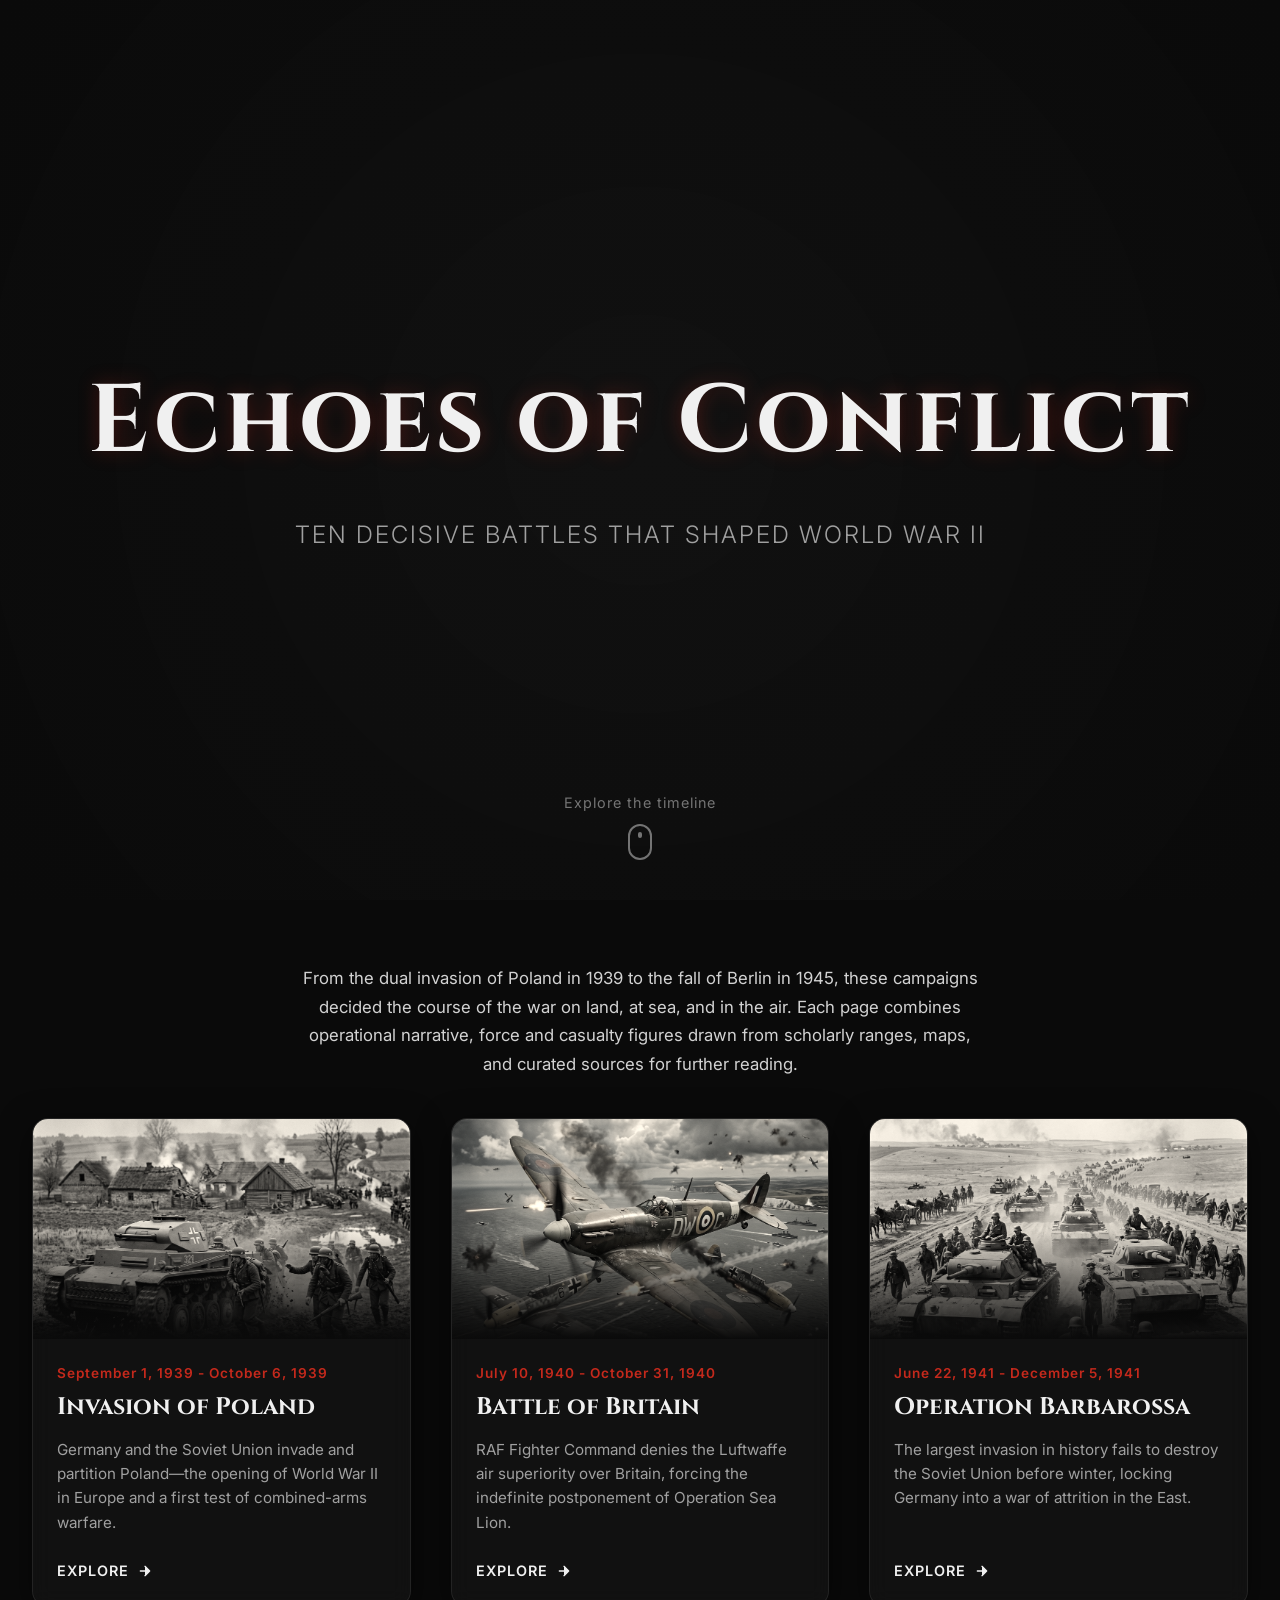
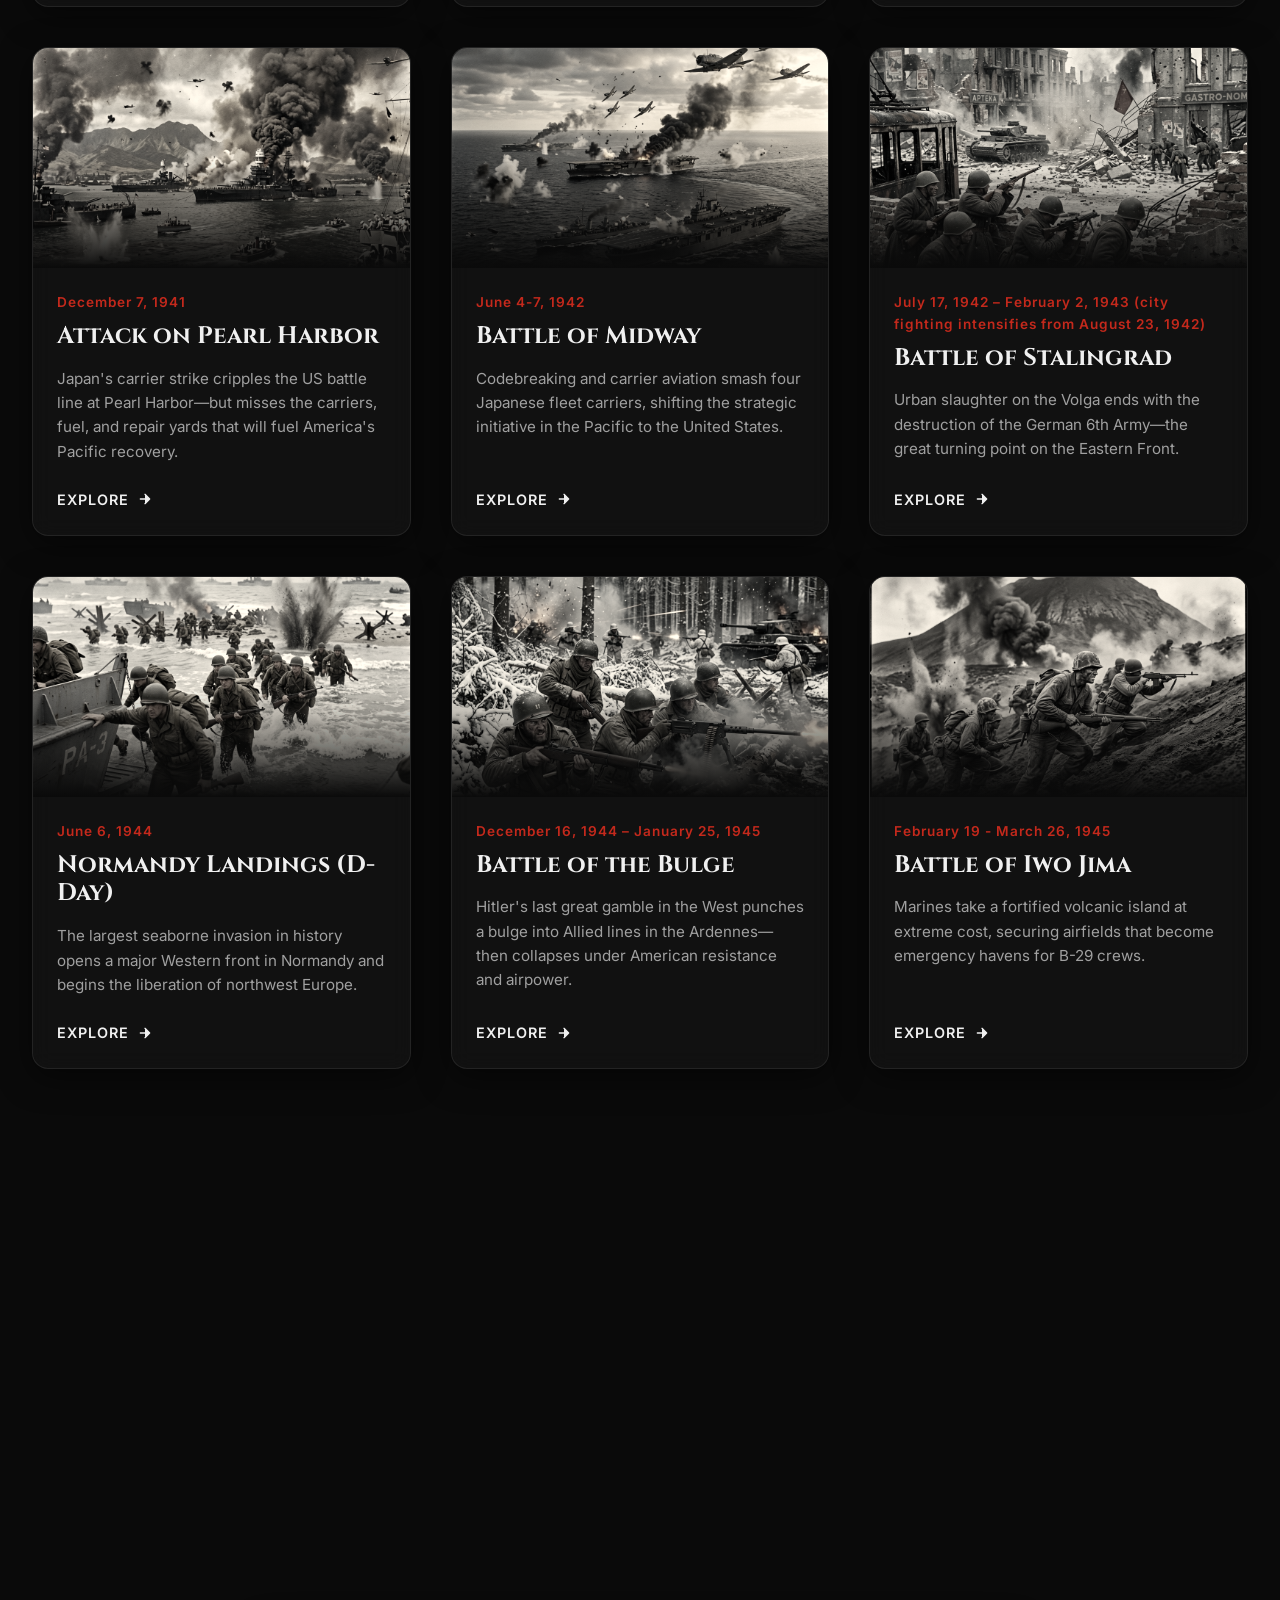
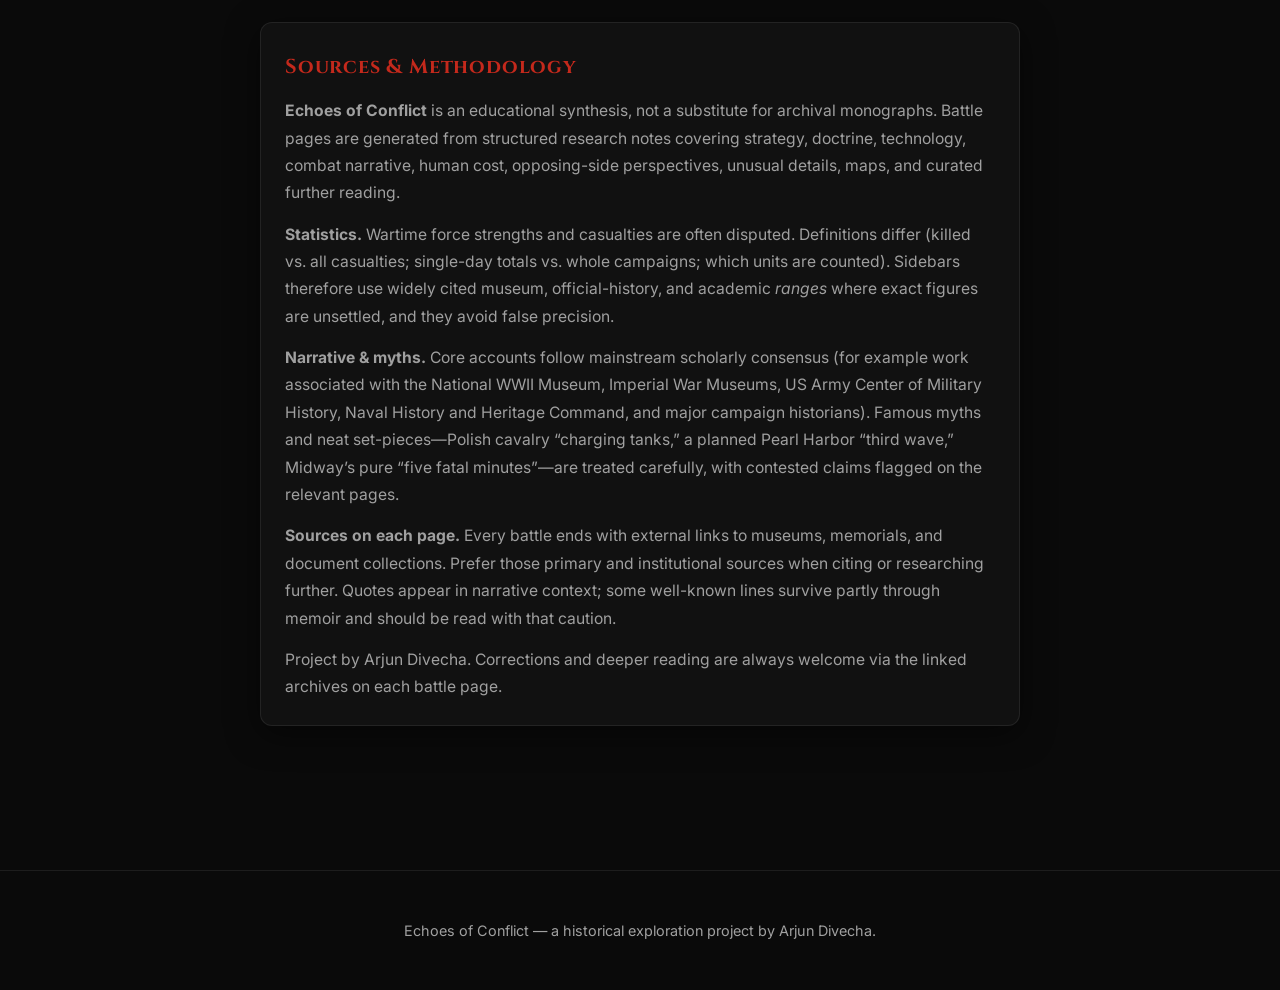
<file: index.html>
<!DOCTYPE html>
<html lang="en">
<head>
    <meta charset="UTF-8">
    <meta name="viewport" content="width=device-width, initial-scale=1.0">
    <meta name="description" content="Echoes of Conflict explores ten decisive battles of World War II—from Poland to Berlin—with researched narratives, statistics, maps, and primary-source links.">
    <title>Echoes of Conflict: WWII Major Battles</title>
    <link rel="preconnect" href="https://fonts.googleapis.com">
    <link rel="preconnect" href="https://fonts.gstatic.com" crossorigin>
    <link href="https://fonts.googleapis.com/css2?family=Cinzel:wght@400;700&family=Inter:wght@300;400;600&display=swap" rel="stylesheet">
    <link rel="stylesheet" href="styles.css">
</head>
<body>
    <div class="background-overlay"></div>
    <header class="hero">
        <div class="hero-content">
            <h1 class="hero-title">Echoes of Conflict</h1>
            <p class="hero-subtitle">Ten decisive battles that shaped World War II</p>
            <div class="scroll-indicator">
                <span>Explore the timeline</span>
                <div class="mouse"></div>
            </div>
        </div>
    </header>

    <main class="timeline-container">
        <section class="site-intro">
            <p>
                From the dual invasion of Poland in 1939 to the fall of Berlin in 1945, these campaigns
                decided the course of the war on land, at sea, and in the air. Each page combines operational
                narrative, force and casualty figures drawn from scholarly ranges, maps, and curated sources
                for further reading.
            </p>
        </section>

        <section id="battles-grid" class="battles-grid">
            <!-- Cards will be dynamically injected here by script.js -->
        </section>

        <section id="methodology" class="methodology-section" aria-labelledby="methodology-heading">
            <div class="methodology-card">
                <h2 id="methodology-heading">Sources &amp; Methodology</h2>
                <p>
                    <strong>Echoes of Conflict</strong> is an educational synthesis, not a substitute for archival
                    monographs. Battle pages are generated from structured research notes covering strategy, doctrine,
                    technology, combat narrative, human cost, opposing-side perspectives, unusual details, maps, and
                    curated further reading.
                </p>
                <p>
                    <strong>Statistics.</strong> Wartime force strengths and casualties are often disputed. Definitions
                    differ (killed vs. all casualties; single-day totals vs. whole campaigns; which units are counted).
                    Sidebars therefore use widely cited museum, official-history, and academic <em>ranges</em> where
                    exact figures are unsettled, and they avoid false precision.
                </p>
                <p>
                    <strong>Narrative &amp; myths.</strong> Core accounts follow mainstream scholarly consensus
                    (for example work associated with the National WWII Museum, Imperial War Museums, US Army Center of
                    Military History, Naval History and Heritage Command, and major campaign historians). Famous myths
                    and neat set-pieces—Polish cavalry “charging tanks,” a planned Pearl Harbor “third wave,” Midway’s
                    pure “five fatal minutes”—are treated carefully, with contested claims flagged on the relevant pages.
                </p>
                <p>
                    <strong>Sources on each page.</strong> Every battle ends with external links to museums, memorials,
                    and document collections. Prefer those primary and institutional sources when citing or researching further.
                    Quotes appear in narrative context; some well-known lines survive partly through memoir and should be
                    read with that caution.
                </p>
                <p>
                    Project by Arjun Divecha. Corrections and deeper reading are always welcome via the linked archives
                    on each battle page.
                </p>
            </div>
        </section>
    </main>

    <footer>
        <p>Echoes of Conflict — a historical exploration project by Arjun Divecha.</p>
    </footer>

    <script src="script.js"></script>
</body>
</html>
</file>
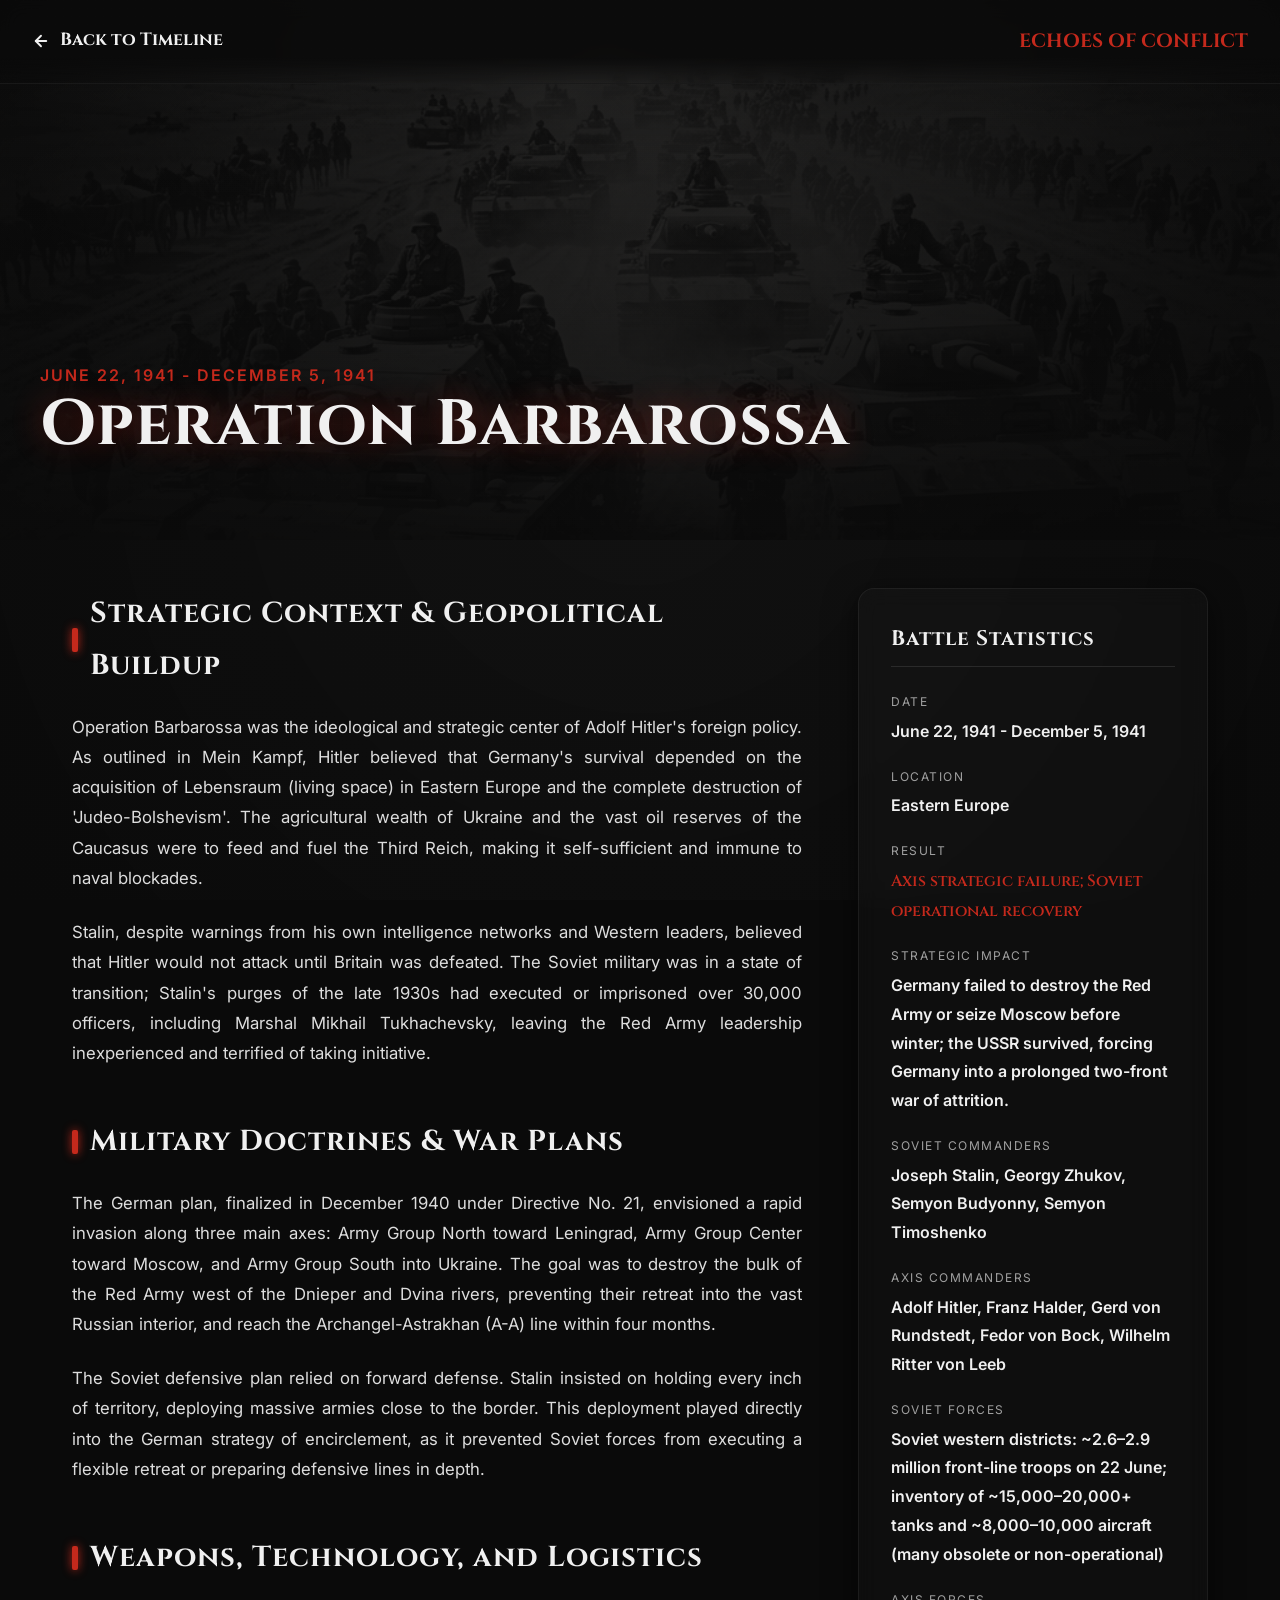
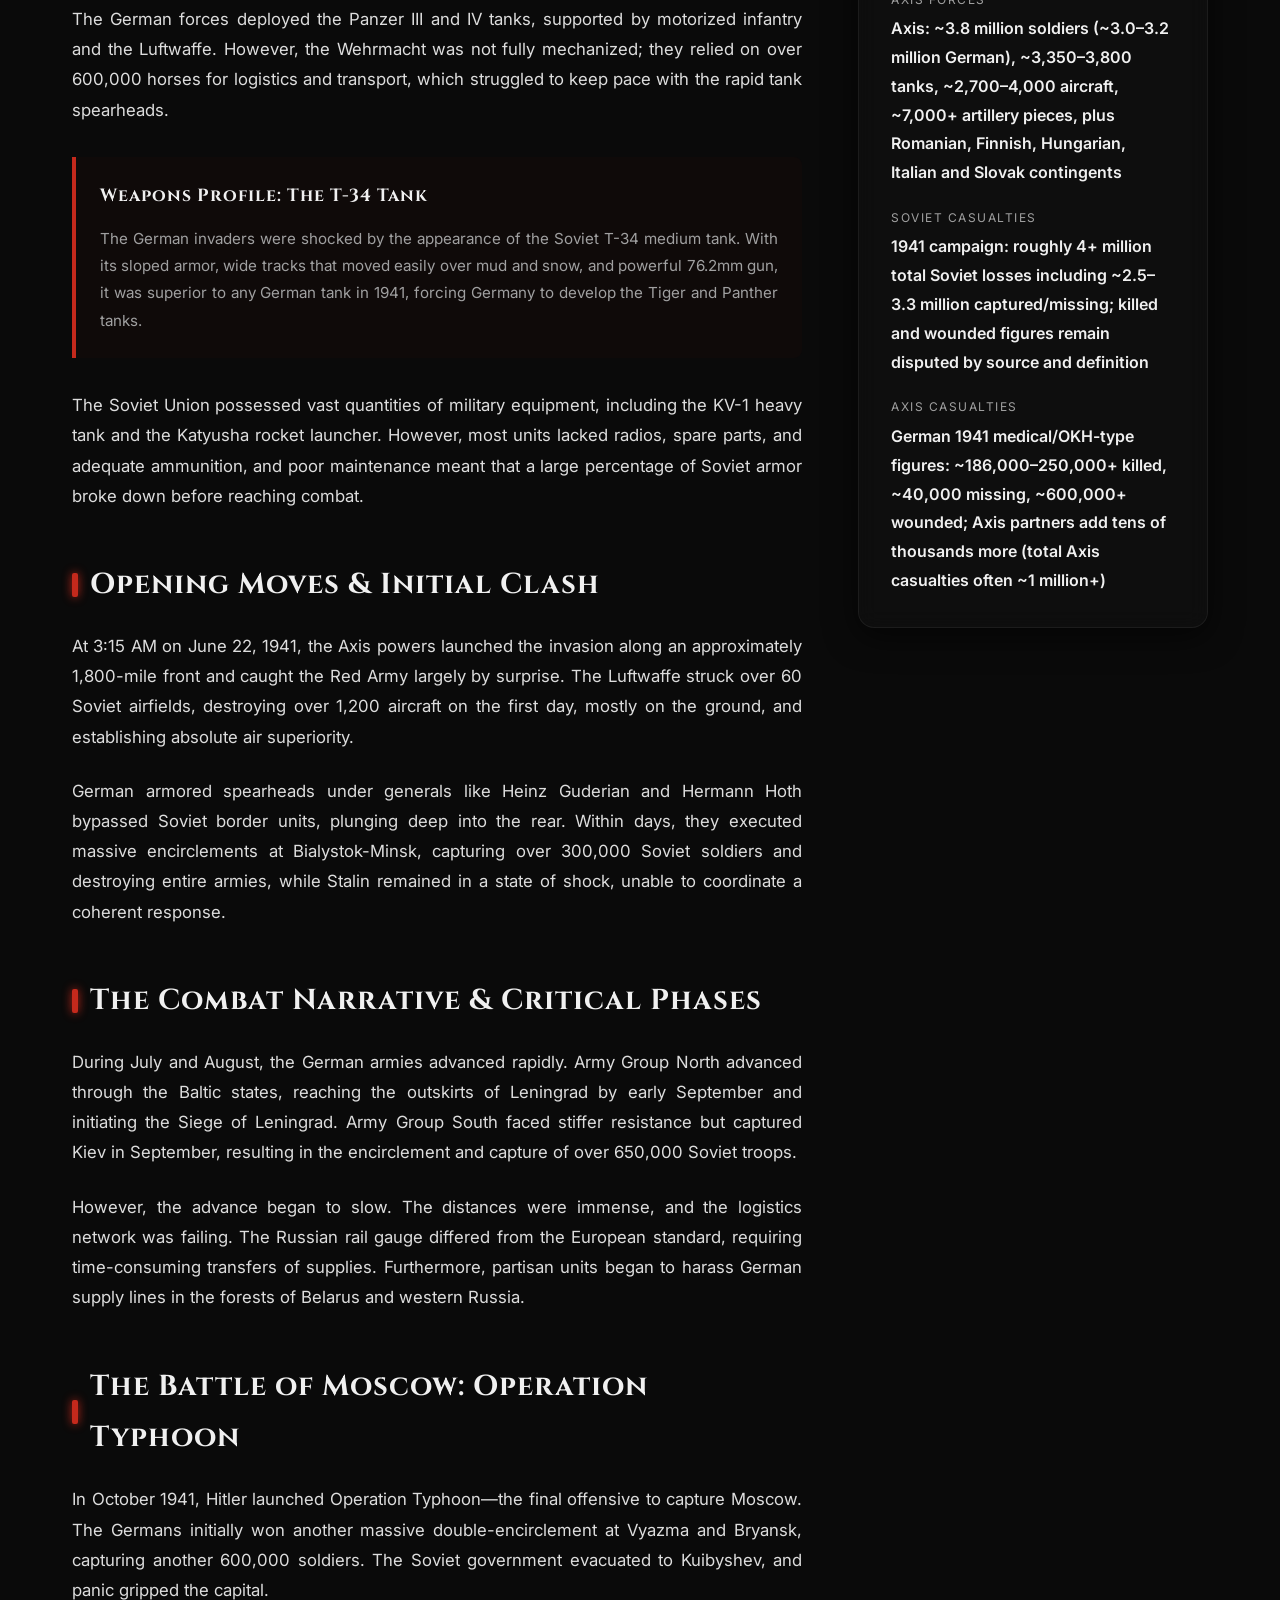
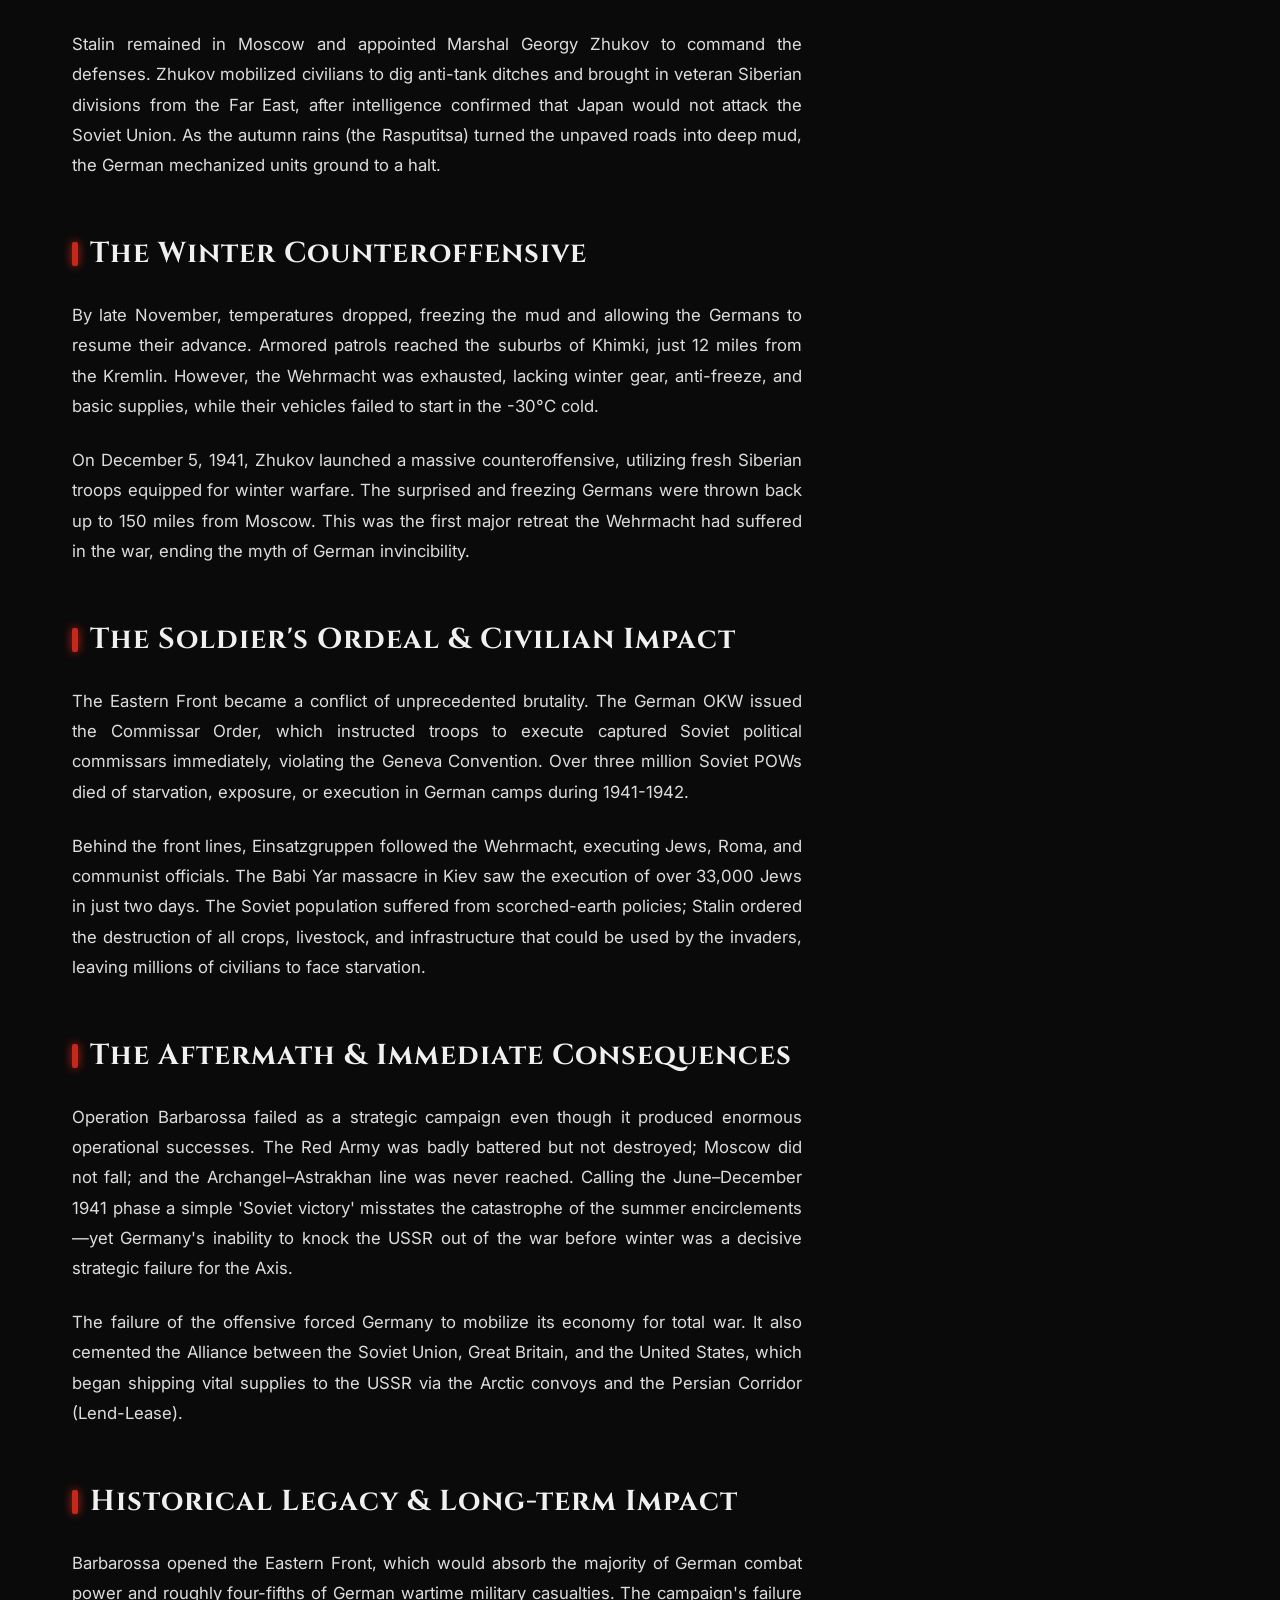
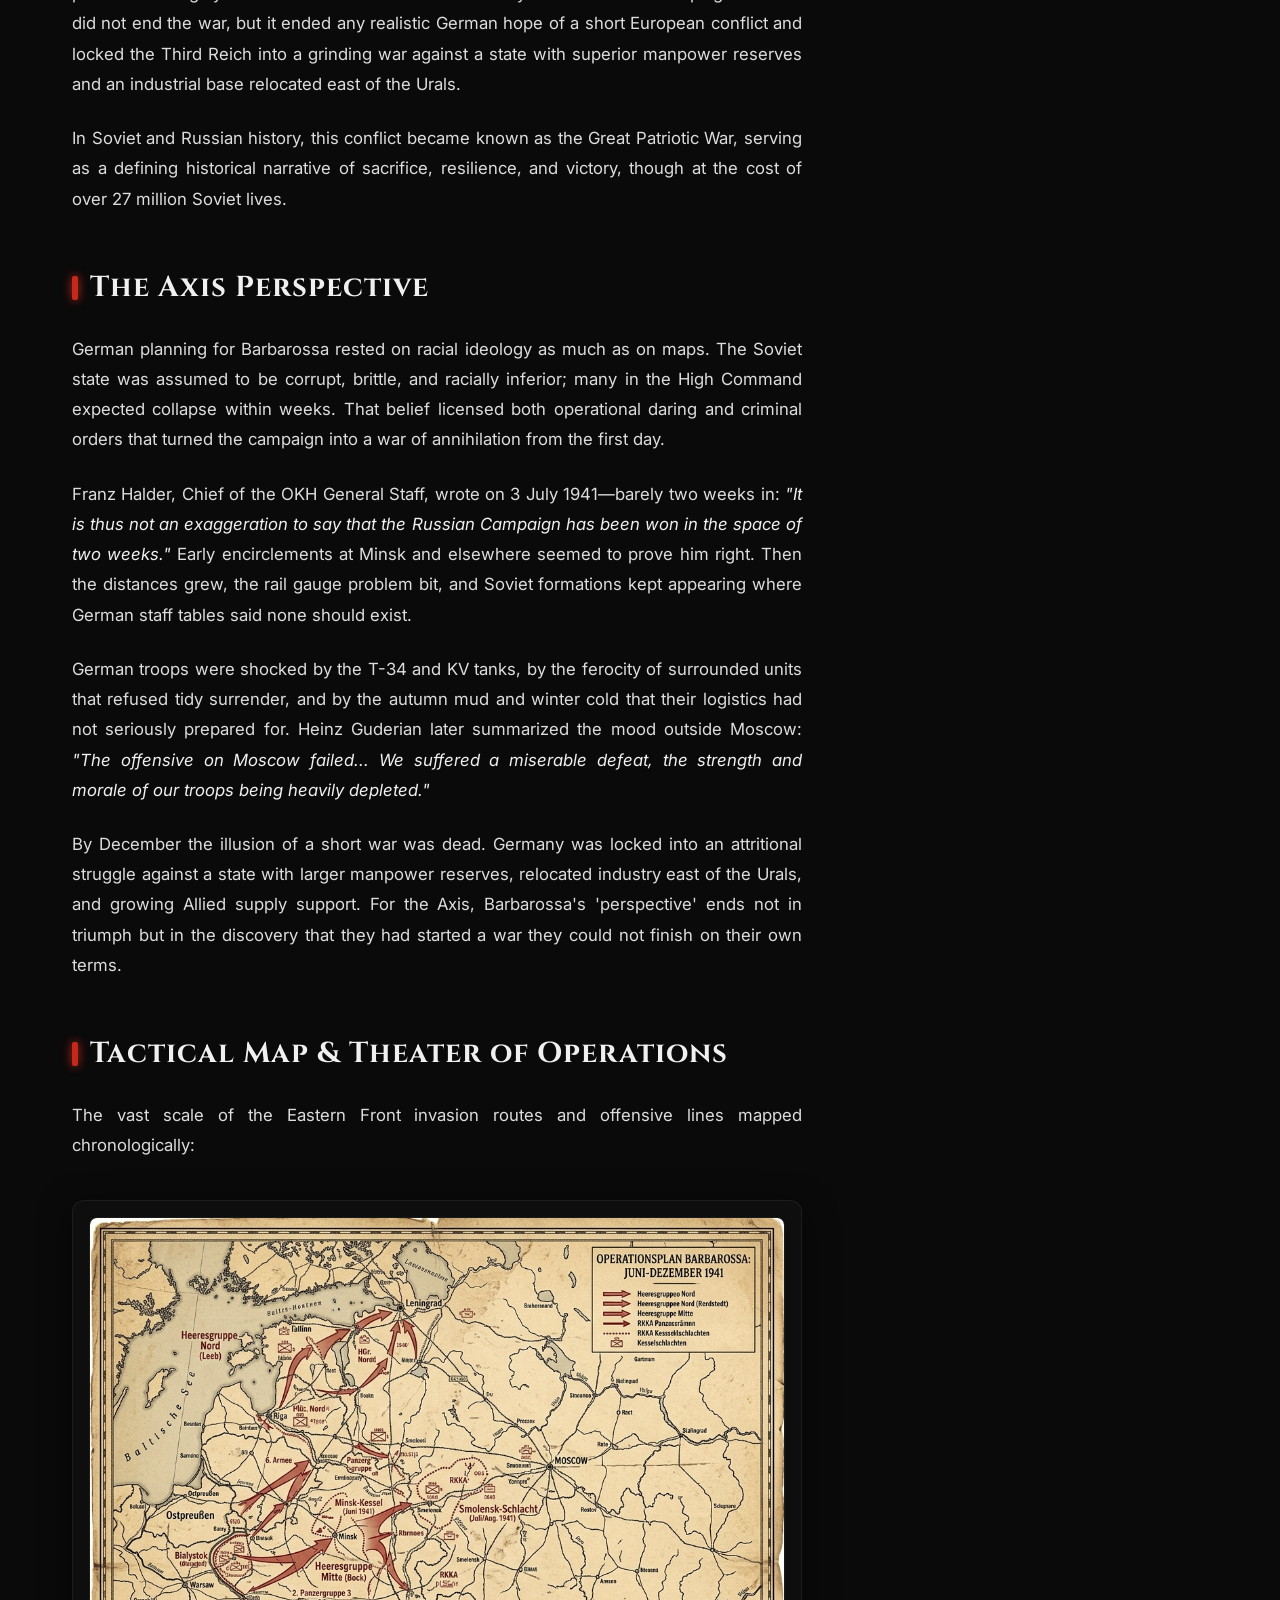
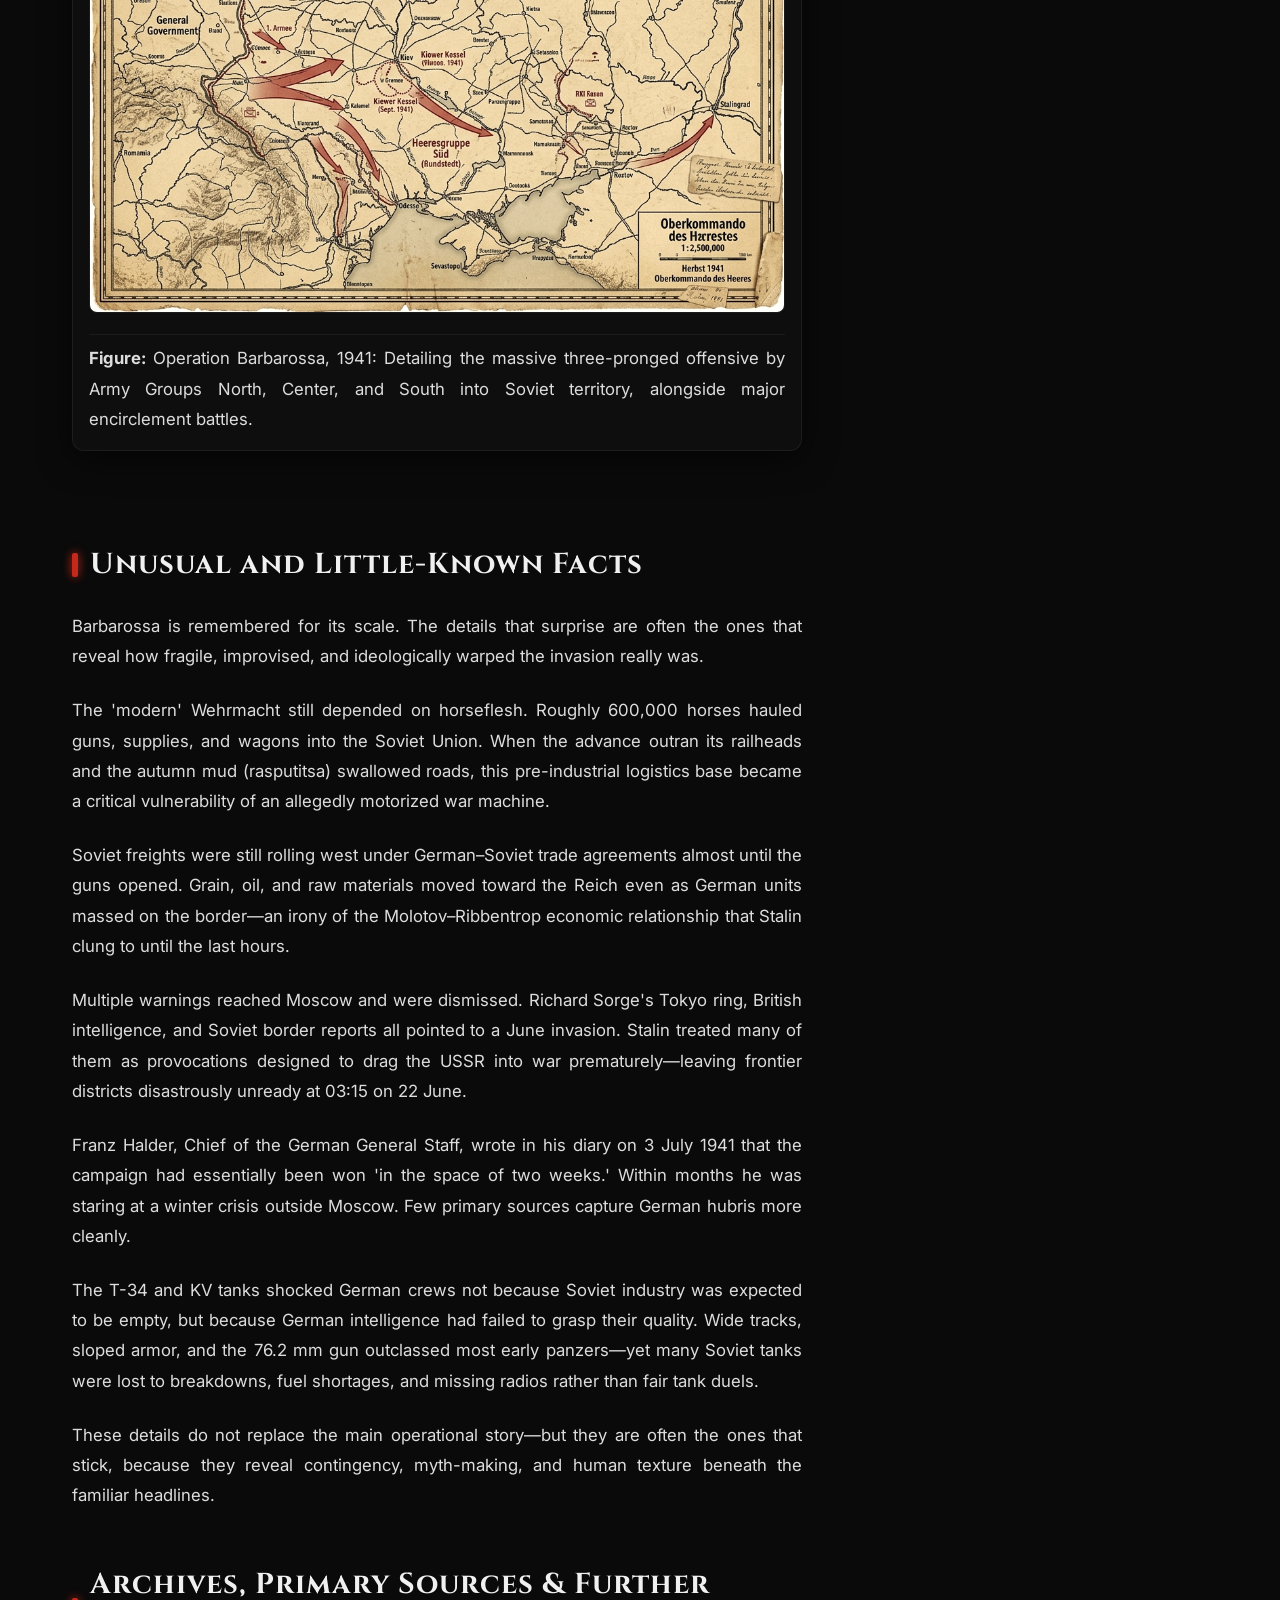
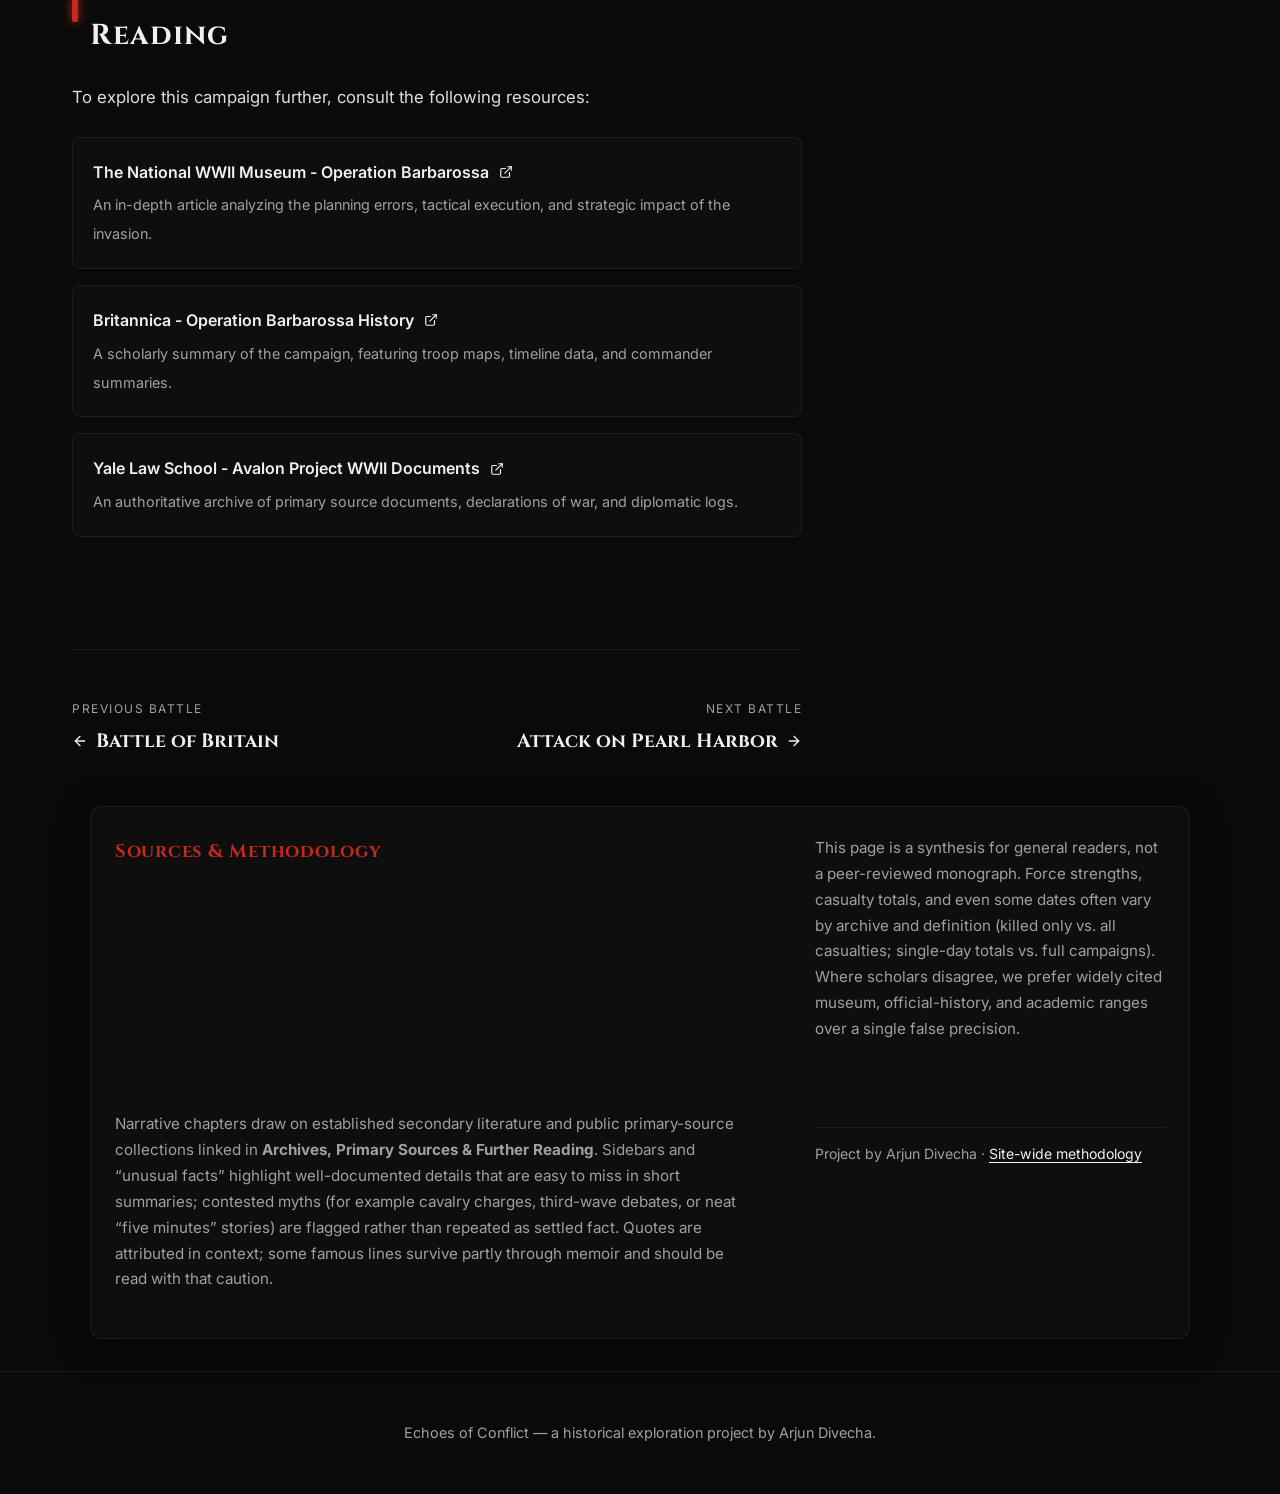
<file: battles/barbarossa.html>
<!DOCTYPE html>
<html lang="en">
<head>
    <meta charset="UTF-8">
    <meta name="viewport" content="width=device-width, initial-scale=1.0">
    <meta name="description" content="Operation Barbarossa (June 22, 1941 - December 5, 1941): Germany failed to destroy the Red Army or seize Moscow before winter; the USSR survived, forcing Germany into a prolonged two-front war of attrition.">
    <title>Operation Barbarossa - Echoes of Conflict</title>
    <link rel="preconnect" href="https://fonts.googleapis.com">
    <link rel="preconnect" href="https://fonts.gstatic.com" crossorigin>
    <link href="https://fonts.googleapis.com/css2?family=Cinzel:wght@400;700&family=Inter:wght@300;400;600&display=swap" rel="stylesheet">
    <link rel="stylesheet" href="../battle-detail.css">
</head>
<body>
    <div class="background-overlay"></div>
    
    <nav class="navbar">
        <a href="../index.html" class="nav-home-link">
            <svg xmlns="http://www.w3.org/2000/svg" viewBox="0 0 24 24" fill="none" stroke="currentColor" stroke-width="2.5" stroke-linecap="round" stroke-linejoin="round">
                <line x1="19" y1="12" x2="5" y2="12"></line>
                <polyline points="12 19 5 12 12 5"></polyline>
            </svg>
            Back to Timeline
        </a>
        <span style="font-family: var(--font-heading); font-weight: 700; font-size: 1.2rem; color: var(--accent);">ECHOES OF CONFLICT</span>
    </nav>

    <header class="hero-detail">
        <img src="../assets/images/operation_barbarossa_1783712208922.png" alt="Operation Barbarossa" class="hero-detail-bg">
        <div class="hero-detail-content">
            <span class="hero-date">June 22, 1941 - December 5, 1941</span>
            <h1 class="hero-title">Operation Barbarossa</h1>
        </div>
    </header>

    <main class="container">
        <article class="content-section">
            
        <section class="chapter" id="strategic-context-and-geopolitical-buildup">
            <h2 class="chapter-title">Strategic Context & Geopolitical Buildup</h2>
            <p>Operation Barbarossa was the ideological and strategic center of Adolf Hitler's foreign policy. As outlined in Mein Kampf, Hitler believed that Germany's survival depended on the acquisition of Lebensraum (living space) in Eastern Europe and the complete destruction of 'Judeo-Bolshevism'. The agricultural wealth of Ukraine and the vast oil reserves of the Caucasus were to feed and fuel the Third Reich, making it self-sufficient and immune to naval blockades.</p><p>Stalin, despite warnings from his own intelligence networks and Western leaders, believed that Hitler would not attack until Britain was defeated. The Soviet military was in a state of transition; Stalin's purges of the late 1930s had executed or imprisoned over 30,000 officers, including Marshal Mikhail Tukhachevsky, leaving the Red Army leadership inexperienced and terrified of taking initiative.</p>
        </section>
        

        <section class="chapter" id="military-doctrines-and-war-plans">
            <h2 class="chapter-title">Military Doctrines & War Plans</h2>
            <p>The German plan, finalized in December 1940 under Directive No. 21, envisioned a rapid invasion along three main axes: Army Group North toward Leningrad, Army Group Center toward Moscow, and Army Group South into Ukraine. The goal was to destroy the bulk of the Red Army west of the Dnieper and Dvina rivers, preventing their retreat into the vast Russian interior, and reach the Archangel-Astrakhan (A-A) line within four months.</p><p>The Soviet defensive plan relied on forward defense. Stalin insisted on holding every inch of territory, deploying massive armies close to the border. This deployment played directly into the German strategy of encirclement, as it prevented Soviet forces from executing a flexible retreat or preparing defensive lines in depth.</p>
        </section>
        

        <section class="chapter" id="weapons,-technology,-and-logistics">
            <h2 class="chapter-title">Weapons, Technology, and Logistics</h2>
            <p>The German forces deployed the Panzer III and IV tanks, supported by motorized infantry and the Luftwaffe. However, the Wehrmacht was not fully mechanized; they relied on over 600,000 horses for logistics and transport, which struggled to keep pace with the rapid tank spearheads.</p>
                <div class="sidebar-box">
                    <h4>Weapons Profile: The T-34 Tank</h4>
                    <p>The German invaders were shocked by the appearance of the Soviet T-34 medium tank. With its sloped armor, wide tracks that moved easily over mud and snow, and powerful 76.2mm gun, it was superior to any German tank in 1941, forcing Germany to develop the Tiger and Panther tanks.</p>
                </div>
                <p>The Soviet Union possessed vast quantities of military equipment, including the KV-1 heavy tank and the Katyusha rocket launcher. However, most units lacked radios, spare parts, and adequate ammunition, and poor maintenance meant that a large percentage of Soviet armor broke down before reaching combat.</p>
        </section>
        

        <section class="chapter" id="opening-moves-and-initial-clash">
            <h2 class="chapter-title">Opening Moves & Initial Clash</h2>
            <p>At 3:15 AM on June 22, 1941, the Axis powers launched the invasion along an approximately 1,800-mile front and caught the Red Army largely by surprise. The Luftwaffe struck over 60 Soviet airfields, destroying over 1,200 aircraft on the first day, mostly on the ground, and establishing absolute air superiority.</p><p>German armored spearheads under generals like Heinz Guderian and Hermann Hoth bypassed Soviet border units, plunging deep into the rear. Within days, they executed massive encirclements at Bialystok-Minsk, capturing over 300,000 Soviet soldiers and destroying entire armies, while Stalin remained in a state of shock, unable to coordinate a coherent response.</p>
        </section>
        

        <section class="chapter" id="the-combat-narrative-and-critical-phases">
            <h2 class="chapter-title">The Combat Narrative & Critical Phases</h2>
            <p>During July and August, the German armies advanced rapidly. Army Group North advanced through the Baltic states, reaching the outskirts of Leningrad by early September and initiating the Siege of Leningrad. Army Group South faced stiffer resistance but captured Kiev in September, resulting in the encirclement and capture of over 650,000 Soviet troops.</p><p>However, the advance began to slow. The distances were immense, and the logistics network was failing. The Russian rail gauge differed from the European standard, requiring time-consuming transfers of supplies. Furthermore, partisan units began to harass German supply lines in the forests of Belarus and western Russia.</p>
        </section>
        

        <section class="chapter" id="the-battle-of-moscow:-operation-typhoon">
            <h2 class="chapter-title">The Battle of Moscow: Operation Typhoon</h2>
            <p>In October 1941, Hitler launched Operation Typhoon—the final offensive to capture Moscow. The Germans initially won another massive double-encirclement at Vyazma and Bryansk, capturing another 600,000 soldiers. The Soviet government evacuated to Kuibyshev, and panic gripped the capital.</p><p>Stalin remained in Moscow and appointed Marshal Georgy Zhukov to command the defenses. Zhukov mobilized civilians to dig anti-tank ditches and brought in veteran Siberian divisions from the Far East, after intelligence confirmed that Japan would not attack the Soviet Union. As the autumn rains (the Rasputitsa) turned the unpaved roads into deep mud, the German mechanized units ground to a halt.</p>
        </section>
        

        <section class="chapter" id="the-winter-counteroffensive">
            <h2 class="chapter-title">The Winter Counteroffensive</h2>
            <p>By late November, temperatures dropped, freezing the mud and allowing the Germans to resume their advance. Armored patrols reached the suburbs of Khimki, just 12 miles from the Kremlin. However, the Wehrmacht was exhausted, lacking winter gear, anti-freeze, and basic supplies, while their vehicles failed to start in the -30°C cold.</p><p>On December 5, 1941, Zhukov launched a massive counteroffensive, utilizing fresh Siberian troops equipped for winter warfare. The surprised and freezing Germans were thrown back up to 150 miles from Moscow. This was the first major retreat the Wehrmacht had suffered in the war, ending the myth of German invincibility.</p>
        </section>
        

        <section class="chapter" id="the-soldier's-ordeal-and-civilian-impact">
            <h2 class="chapter-title">The Soldier's Ordeal & Civilian Impact</h2>
            <p>The Eastern Front became a conflict of unprecedented brutality. The German OKW issued the Commissar Order, which instructed troops to execute captured Soviet political commissars immediately, violating the Geneva Convention. Over three million Soviet POWs died of starvation, exposure, or execution in German camps during 1941-1942.</p><p>Behind the front lines, Einsatzgruppen followed the Wehrmacht, executing Jews, Roma, and communist officials. The Babi Yar massacre in Kiev saw the execution of over 33,000 Jews in just two days. The Soviet population suffered from scorched-earth policies; Stalin ordered the destruction of all crops, livestock, and infrastructure that could be used by the invaders, leaving millions of civilians to face starvation.</p>
        </section>
        

        <section class="chapter" id="the-aftermath-and-immediate-consequences">
            <h2 class="chapter-title">The Aftermath & Immediate Consequences</h2>
            <p>Operation Barbarossa failed as a strategic campaign even though it produced enormous operational successes. The Red Army was badly battered but not destroyed; Moscow did not fall; and the Archangel–Astrakhan line was never reached. Calling the June–December 1941 phase a simple 'Soviet victory' misstates the catastrophe of the summer encirclements—yet Germany's inability to knock the USSR out of the war before winter was a decisive strategic failure for the Axis.</p><p>The failure of the offensive forced Germany to mobilize its economy for total war. It also cemented the Alliance between the Soviet Union, Great Britain, and the United States, which began shipping vital supplies to the USSR via the Arctic convoys and the Persian Corridor (Lend-Lease).</p>
        </section>
        

        <section class="chapter" id="historical-legacy-and-long-term-impact">
            <h2 class="chapter-title">Historical Legacy & Long-term Impact</h2>
            <p>Barbarossa opened the Eastern Front, which would absorb the majority of German combat power and roughly four-fifths of German wartime military casualties. The campaign's failure did not end the war, but it ended any realistic German hope of a short European conflict and locked the Third Reich into a grinding war against a state with superior manpower reserves and an industrial base relocated east of the Urals.</p><p>In Soviet and Russian history, this conflict became known as the Great Patriotic War, serving as a defining historical narrative of sacrifice, resilience, and victory, though at the cost of over 27 million Soviet lives.</p>
        </section>
        

        <section class="chapter" id="the-axis-perspective">
            <h2 class="chapter-title">The Axis Perspective</h2>
            <p>German planning for Barbarossa rested on racial ideology as much as on maps. The Soviet state was assumed to be corrupt, brittle, and racially inferior; many in the High Command expected collapse within weeks. That belief licensed both operational daring and criminal orders that turned the campaign into a war of annihilation from the first day.</p><p>Franz Halder, Chief of the OKH General Staff, wrote on 3 July 1941—barely two weeks in: <em>"It is thus not an exaggeration to say that the Russian Campaign has been won in the space of two weeks."</em> Early encirclements at Minsk and elsewhere seemed to prove him right. Then the distances grew, the rail gauge problem bit, and Soviet formations kept appearing where German staff tables said none should exist.</p><p>German troops were shocked by the T-34 and KV tanks, by the ferocity of surrounded units that refused tidy surrender, and by the autumn mud and winter cold that their logistics had not seriously prepared for. Heinz Guderian later summarized the mood outside Moscow: <em>"The offensive on Moscow failed... We suffered a miserable defeat, the strength and morale of our troops being heavily depleted."</em></p><p>By December the illusion of a short war was dead. Germany was locked into an attritional struggle against a state with larger manpower reserves, relocated industry east of the Urals, and growing Allied supply support. For the Axis, Barbarossa's 'perspective' ends not in triumph but in the discovery that they had started a war they could not finish on their own terms.</p>
        </section>
        

        <section class="chapter" id="tactical-map-and-theater-of-operations">
            <h2 class="chapter-title">Tactical Map & Theater of Operations</h2>
            <p>The vast scale of the Eastern Front invasion routes and offensive lines mapped chronologically:</p>
                <div class="battle-map-container">
                    <img src="../assets/images/maps/map_barbarossa.png" alt="Operation Barbarossa Tactical Map" class="battle-map-img">
                    <p class="battle-map-caption"><strong>Figure:</strong> Operation Barbarossa, 1941: Detailing the massive three-pronged offensive by Army Groups North, Center, and South into Soviet territory, alongside major encirclement battles.</p>
                </div>
                
        </section>
        

        <section class="chapter" id="unusual-and-little-known-facts">
            <h2 class="chapter-title">Unusual and Little-Known Facts</h2>
            <p>Barbarossa is remembered for its scale. The details that surprise are often the ones that reveal how fragile, improvised, and ideologically warped the invasion really was.</p><p>The 'modern' Wehrmacht still depended on horseflesh. Roughly 600,000 horses hauled guns, supplies, and wagons into the Soviet Union. When the advance outran its railheads and the autumn mud (rasputitsa) swallowed roads, this pre-industrial logistics base became a critical vulnerability of an allegedly motorized war machine.</p><p>Soviet freights were still rolling west under German–Soviet trade agreements almost until the guns opened. Grain, oil, and raw materials moved toward the Reich even as German units massed on the border—an irony of the Molotov–Ribbentrop economic relationship that Stalin clung to until the last hours.</p><p>Multiple warnings reached Moscow and were dismissed. Richard Sorge's Tokyo ring, British intelligence, and Soviet border reports all pointed to a June invasion. Stalin treated many of them as provocations designed to drag the USSR into war prematurely—leaving frontier districts disastrously unready at 03:15 on 22 June.</p><p>Franz Halder, Chief of the German General Staff, wrote in his diary on 3 July 1941 that the campaign had essentially been won 'in the space of two weeks.' Within months he was staring at a winter crisis outside Moscow. Few primary sources capture German hubris more cleanly.</p><p>The T-34 and KV tanks shocked German crews not because Soviet industry was expected to be empty, but because German intelligence had failed to grasp their quality. Wide tracks, sloped armor, and the 76.2 mm gun outclassed most early panzers—yet many Soviet tanks were lost to breakdowns, fuel shortages, and missing radios rather than fair tank duels.</p><p>These details do not replace the main operational story—but they are often the ones that stick, because they reveal contingency, myth-making, and human texture beneath the familiar headlines.</p>
        </section>
        

        <section class="chapter" id="archives,-primary-sources-and-further-reading">
            <h2 class="chapter-title">Archives, Primary Sources & Further Reading</h2>
            <p>To explore this campaign further, consult the following resources:</p><ul class="sources-list">
                    <li class="source-item">
                        <a href="https://www.nationalww2museum.org/war/articles/operation-barbarossa" target="_blank" rel="noopener noreferrer" class="source-link">
                            The National WWII Museum - Operation Barbarossa
                            <svg xmlns="http://www.w3.org/2000/svg" width="14" height="14" viewBox="0 0 24 24" fill="none" stroke="currentColor" stroke-width="2" stroke-linecap="round" stroke-linejoin="round" style="margin-left: 2px;">
                                <path d="M18 13v6a2 2 0 0 1-2 2H5a2 2 0 0 1-2-2V8a2 2 0 0 1 2-2h6"></path>
                                <polyline points="15 3 21 3 21 9"></polyline>
                                <line x1="10" y1="14" x2="21" y2="3"></line>
                            </svg>
                        </a>
                        <span class="source-desc">An in-depth article analyzing the planning errors, tactical execution, and strategic impact of the invasion.</span>
                    </li>
                    
                    <li class="source-item">
                        <a href="https://www.britannica.com/event/Operation-Barbarossa" target="_blank" rel="noopener noreferrer" class="source-link">
                            Britannica - Operation Barbarossa History
                            <svg xmlns="http://www.w3.org/2000/svg" width="14" height="14" viewBox="0 0 24 24" fill="none" stroke="currentColor" stroke-width="2" stroke-linecap="round" stroke-linejoin="round" style="margin-left: 2px;">
                                <path d="M18 13v6a2 2 0 0 1-2 2H5a2 2 0 0 1-2-2V8a2 2 0 0 1 2-2h6"></path>
                                <polyline points="15 3 21 3 21 9"></polyline>
                                <line x1="10" y1="14" x2="21" y2="3"></line>
                            </svg>
                        </a>
                        <span class="source-desc">A scholarly summary of the campaign, featuring troop maps, timeline data, and commander summaries.</span>
                    </li>
                    
                    <li class="source-item">
                        <a href="https://avalon.law.yale.edu/subject_menus/wwii.asp" target="_blank" rel="noopener noreferrer" class="source-link">
                            Yale Law School - Avalon Project WWII Documents
                            <svg xmlns="http://www.w3.org/2000/svg" width="14" height="14" viewBox="0 0 24 24" fill="none" stroke="currentColor" stroke-width="2" stroke-linecap="round" stroke-linejoin="round" style="margin-left: 2px;">
                                <path d="M18 13v6a2 2 0 0 1-2 2H5a2 2 0 0 1-2-2V8a2 2 0 0 1 2-2h6"></path>
                                <polyline points="15 3 21 3 21 9"></polyline>
                                <line x1="10" y1="14" x2="21" y2="3"></line>
                            </svg>
                        </a>
                        <span class="source-desc">An authoritative archive of primary source documents, declarations of war, and diplomatic logs.</span>
                    </li>
                    </ul>
        </section>
        
        </article>

        <aside class="sidebar">
            <div class="stat-card">
                <h3 class="stat-card-title">Battle Statistics</h3>
                <div class="stat-item">
                    <span class="stat-label">Date</span>
                    <span class="stat-value">June 22, 1941 - December 5, 1941</span>
                </div>
                <div class="stat-item">
                    <span class="stat-label">Location</span>
                    <span class="stat-value">Eastern Europe</span>
                </div>
                <div class="stat-item">
                    <span class="stat-label">Result</span>
                    <span class="stat-value outcome">Axis strategic failure; Soviet operational recovery</span>
                </div>
                <div class="stat-item">
                    <span class="stat-label">Strategic Impact</span>
                    <span class="stat-value">Germany failed to destroy the Red Army or seize Moscow before winter; the USSR survived, forcing Germany into a prolonged two-front war of attrition.</span>
                </div>
                <div class="stat-item">
                    <span class="stat-label">Soviet Commanders</span>
                    <span class="stat-value">Joseph Stalin, Georgy Zhukov, Semyon Budyonny, Semyon Timoshenko</span>
                </div>
                <div class="stat-item">
                    <span class="stat-label">Axis Commanders</span>
                    <span class="stat-value">Adolf Hitler, Franz Halder, Gerd von Rundstedt, Fedor von Bock, Wilhelm Ritter von Leeb</span>
                </div>
                <div class="stat-item">
                    <span class="stat-label">Soviet Forces</span>
                    <span class="stat-value">Soviet western districts: ~2.6–2.9 million front-line troops on 22 June; inventory of ~15,000–20,000+ tanks and ~8,000–10,000 aircraft (many obsolete or non-operational)</span>
                </div>
                <div class="stat-item">
                    <span class="stat-label">Axis Forces</span>
                    <span class="stat-value">Axis: ~3.8 million soldiers (~3.0–3.2 million German), ~3,350–3,800 tanks, ~2,700–4,000 aircraft, ~7,000+ artillery pieces, plus Romanian, Finnish, Hungarian, Italian and Slovak contingents</span>
                </div>
                <div class="stat-item">
                    <span class="stat-label">Soviet Casualties</span>
                    <span class="stat-value">1941 campaign: roughly 4+ million total Soviet losses including ~2.5–3.3 million captured/missing; killed and wounded figures remain disputed by source and definition</span>
                </div>
                <div class="stat-item">
                    <span class="stat-label">Axis Casualties</span>
                    <span class="stat-value">German 1941 medical/OKH-type figures: ~186,000–250,000+ killed, ~40,000 missing, ~600,000+ wounded; Axis partners add tens of thousands more (total Axis casualties often ~1 million+)</span>
                </div>
            </div>
        </aside>
    </main>

    <div class="container" style="padding-top: 0; padding-bottom: 0;">
        <nav class="page-navigation">
            
            <a href="britain.html" class="nav-btn prev">
                <span class="nav-btn-label">Previous Battle</span>
                <span class="nav-btn-title">
                    <svg xmlns="http://www.w3.org/2000/svg" viewBox="0 0 24 24" fill="none" stroke="currentColor" stroke-width="2" stroke-linecap="round" stroke-linejoin="round">
                        <line x1="19" y1="12" x2="5" y2="12"></line>
                        <polyline points="12 19 5 12 12 5"></polyline>
                    </svg>
                    Battle of Britain
                </span>
            </a>
            
            
            <a href="pearl-harbor.html" class="nav-btn next">
                <span class="nav-btn-label">Next Battle</span>
                <span class="nav-btn-title">
                    Attack on Pearl Harbor
                    <svg xmlns="http://www.w3.org/2000/svg" viewBox="0 0 24 24" fill="none" stroke="currentColor" stroke-width="2" stroke-linecap="round" stroke-linejoin="round">
                        <line x1="5" y1="12" x2="19" y2="12"></line>
                        <polyline points="12 5 19 12 12 19"></polyline>
                    </svg>
                </span>
            </a>
            
        </nav>
    </div>

    <section class="methodology-note container">
        <h2 class="methodology-title">Sources &amp; Methodology</h2>
        <p>
            This page is a synthesis for general readers, not a peer-reviewed monograph. Force strengths, casualty totals, and even some dates
            often vary by archive and definition (killed only vs. all casualties; single-day totals vs. full campaigns). Where scholars disagree,
            we prefer widely cited museum, official-history, and academic ranges over a single false precision.
        </p>
        <p>
            Narrative chapters draw on established secondary literature and public primary-source collections linked in
            <strong>Archives, Primary Sources &amp; Further Reading</strong>. Sidebars and “unusual facts” highlight well-documented details that
            are easy to miss in short summaries; contested myths (for example cavalry charges, third-wave debates, or neat “five minutes” stories)
            are flagged rather than repeated as settled fact. Quotes are attributed in context; some famous lines survive partly through memoir and
            should be read with that caution.
        </p>
        <p class="methodology-footer-line">
            Project by Arjun Divecha · <a href="../index.html#methodology">Site-wide methodology</a>
        </p>
    </section>

    <footer>
        <p>Echoes of Conflict — a historical exploration project by Arjun Divecha.</p>
    </footer>
</body>
</html>
</file>
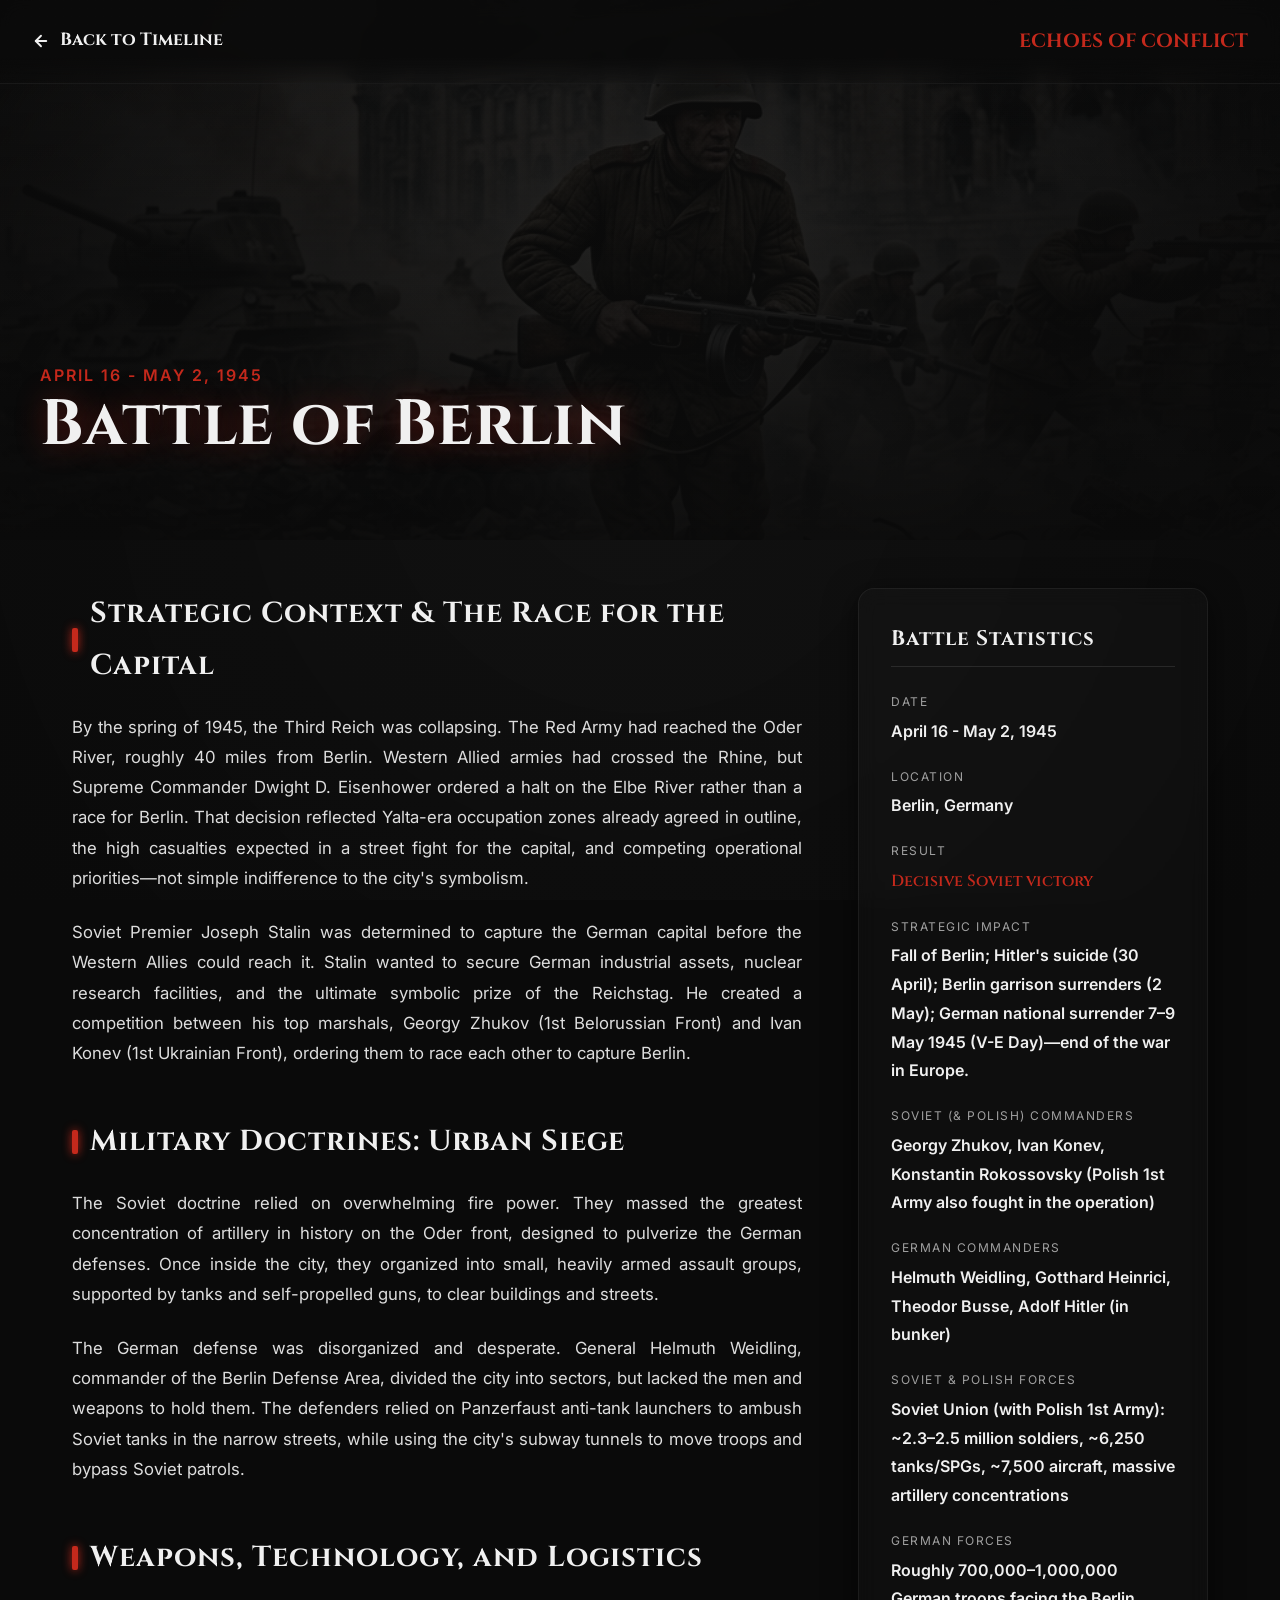
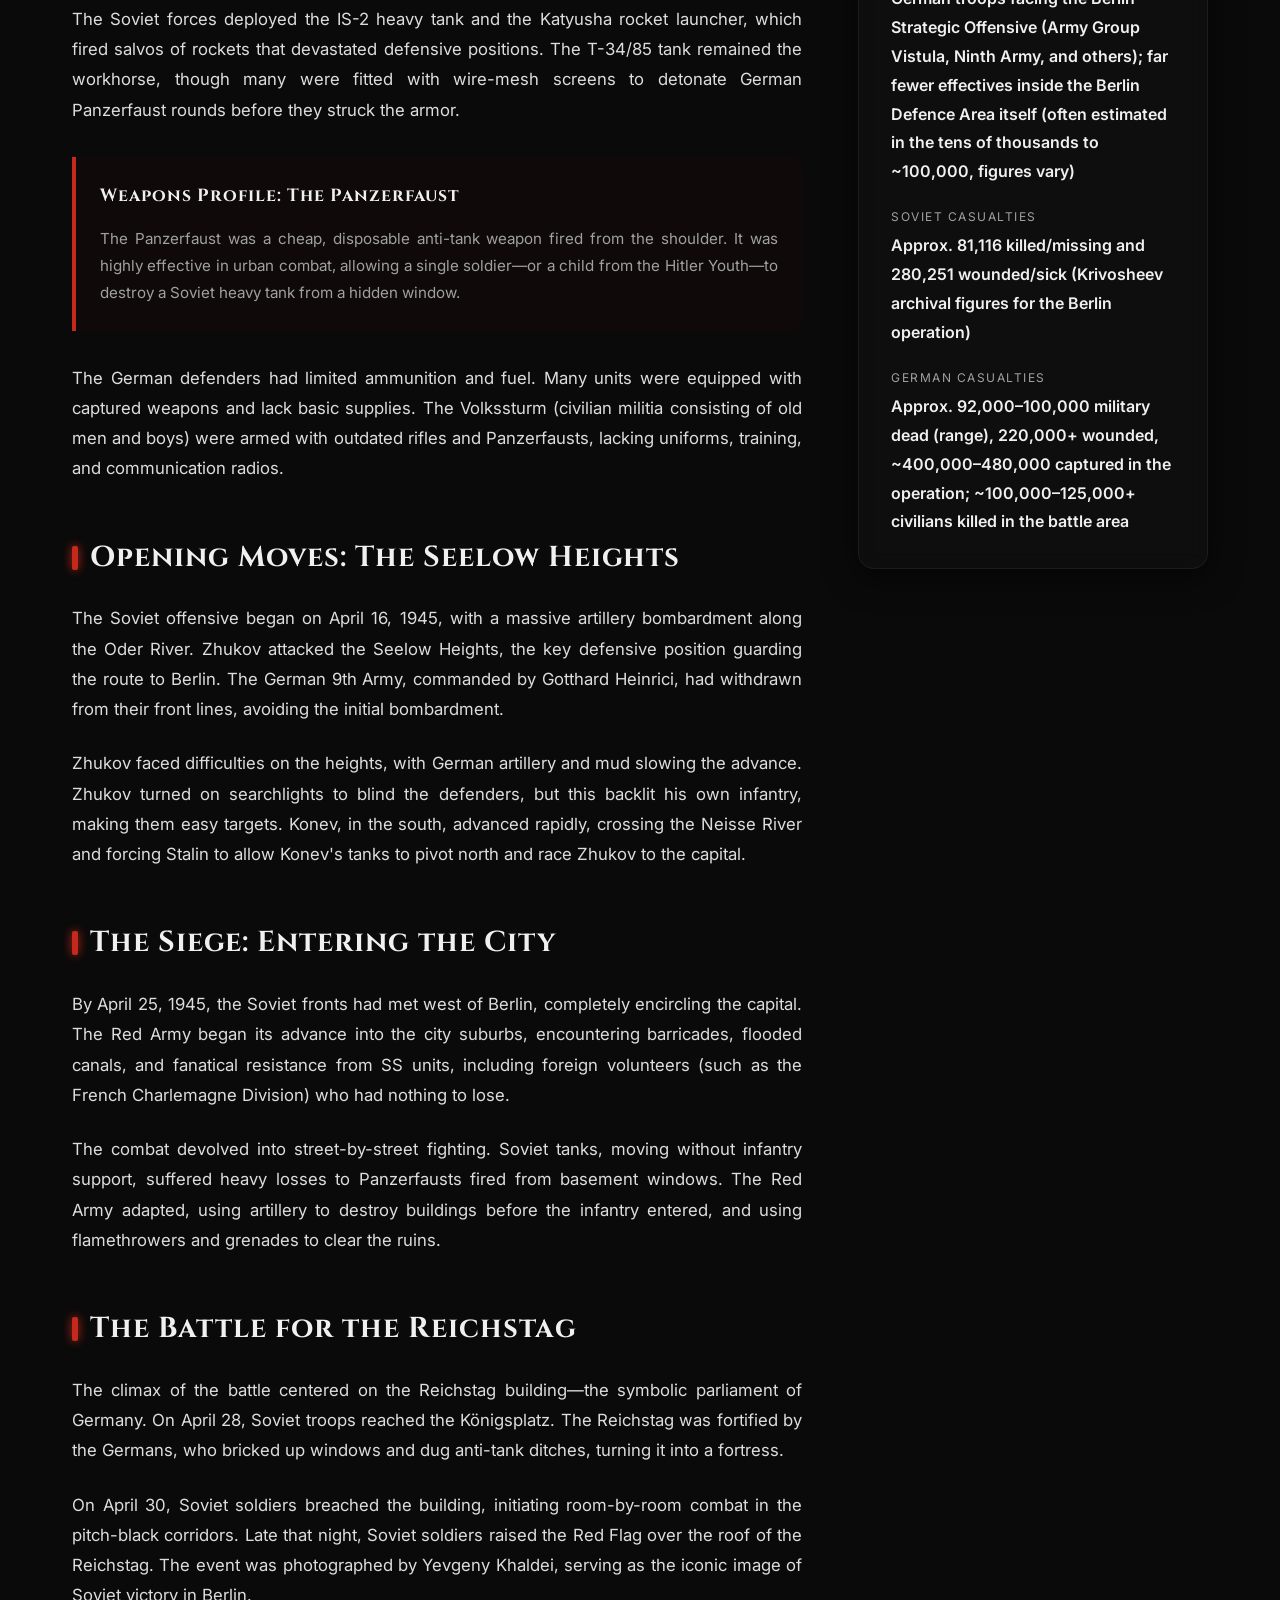
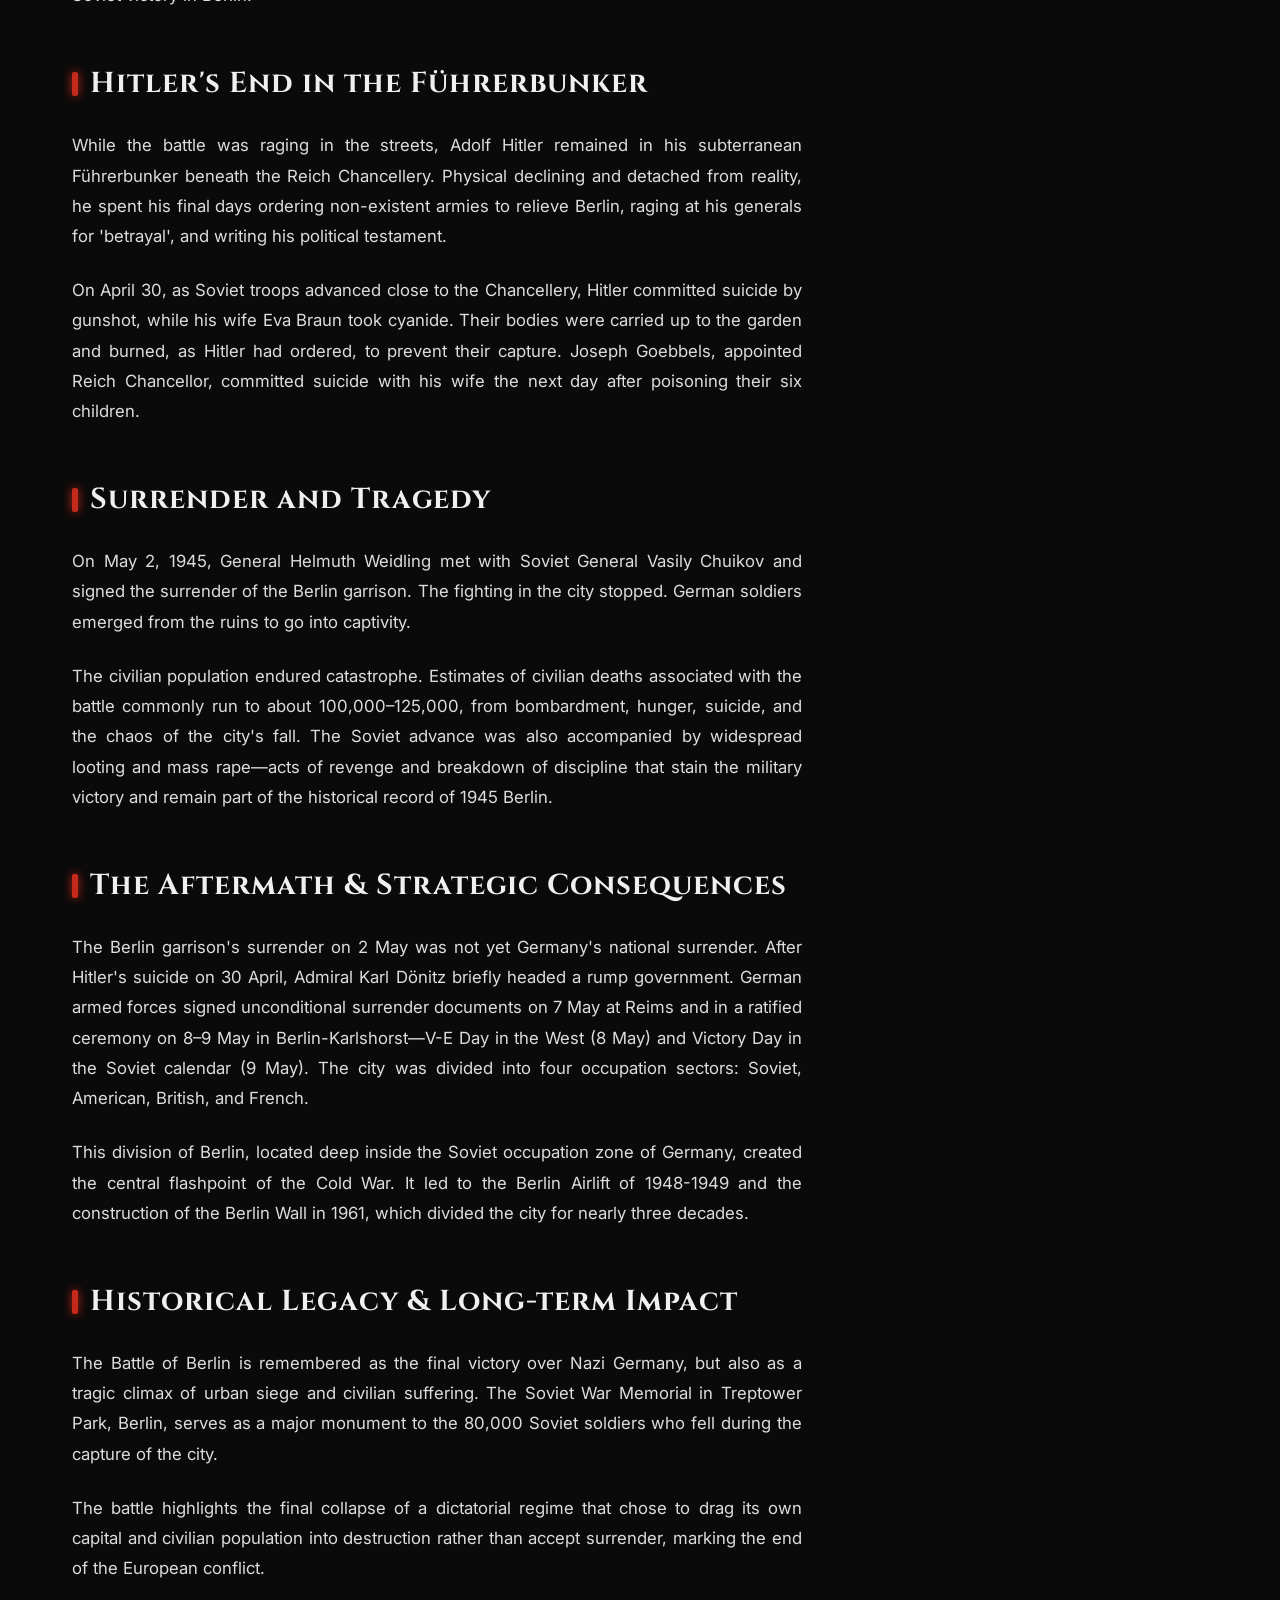
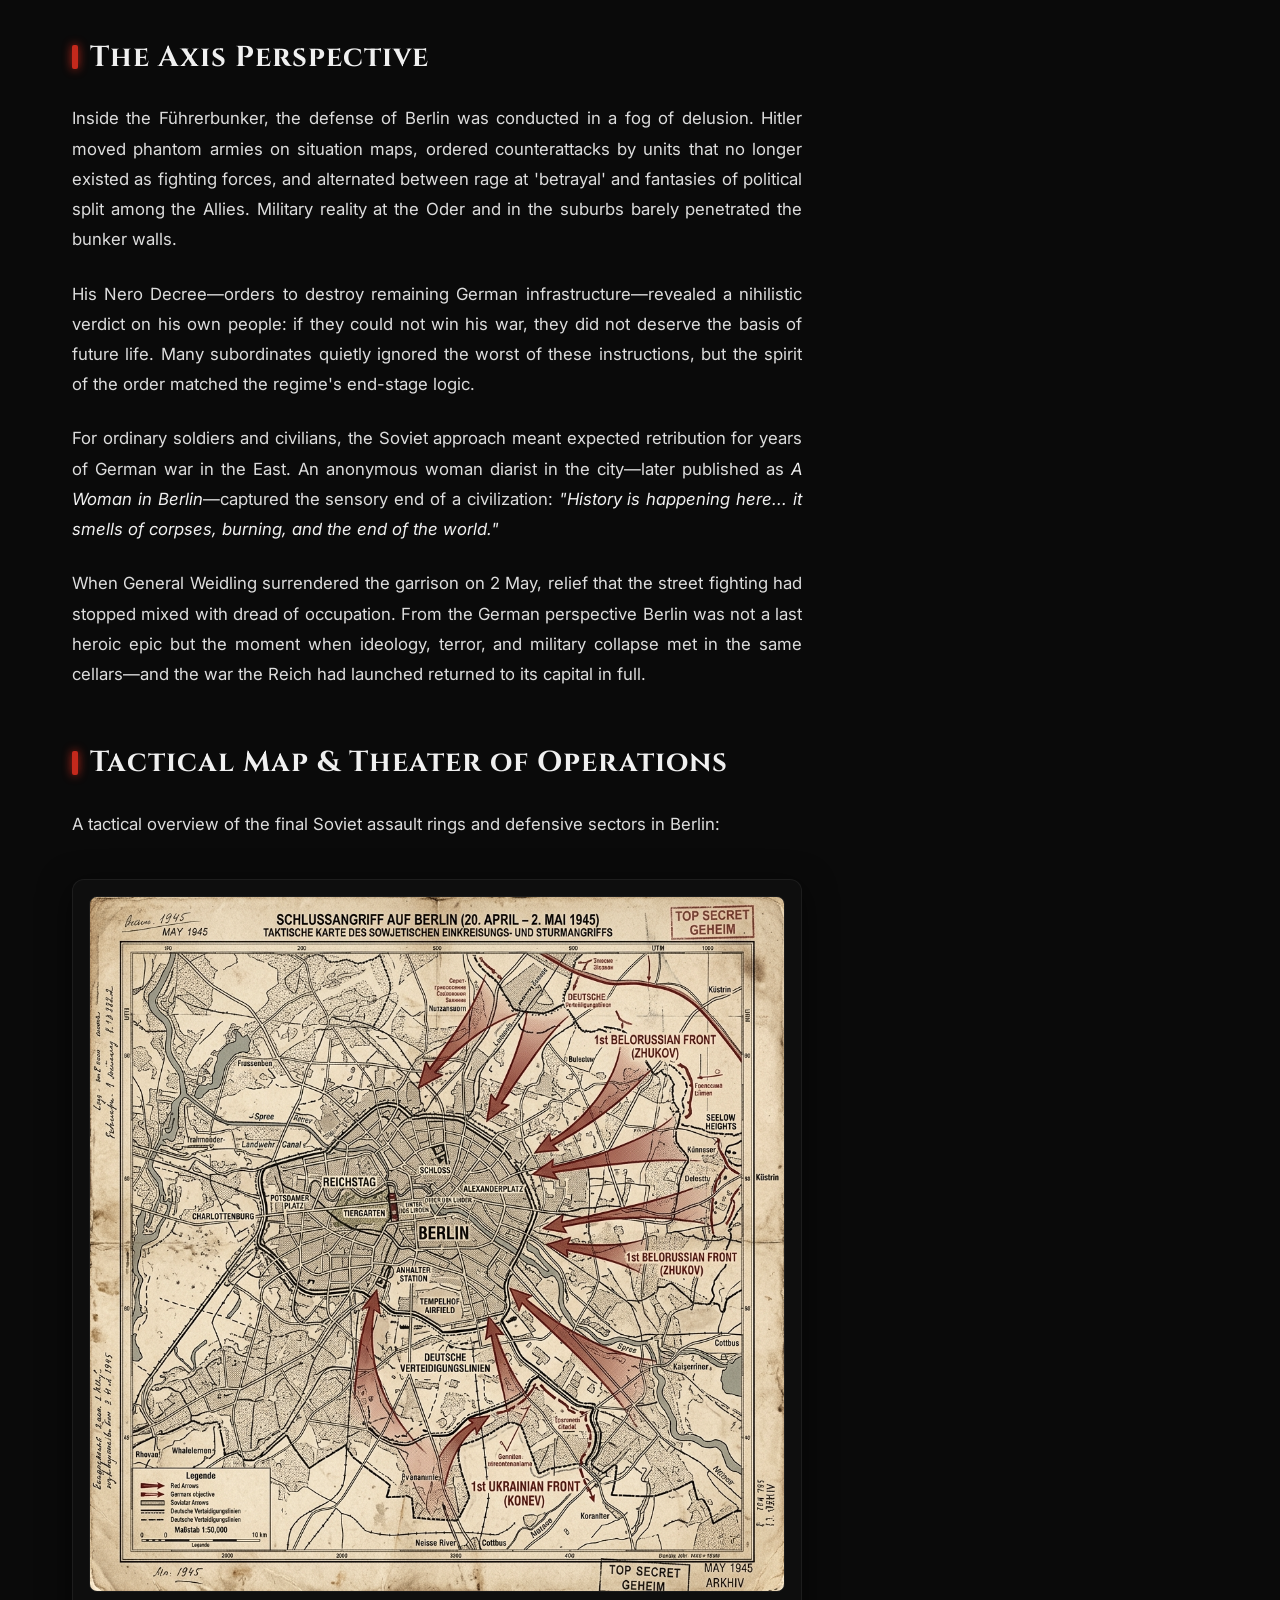
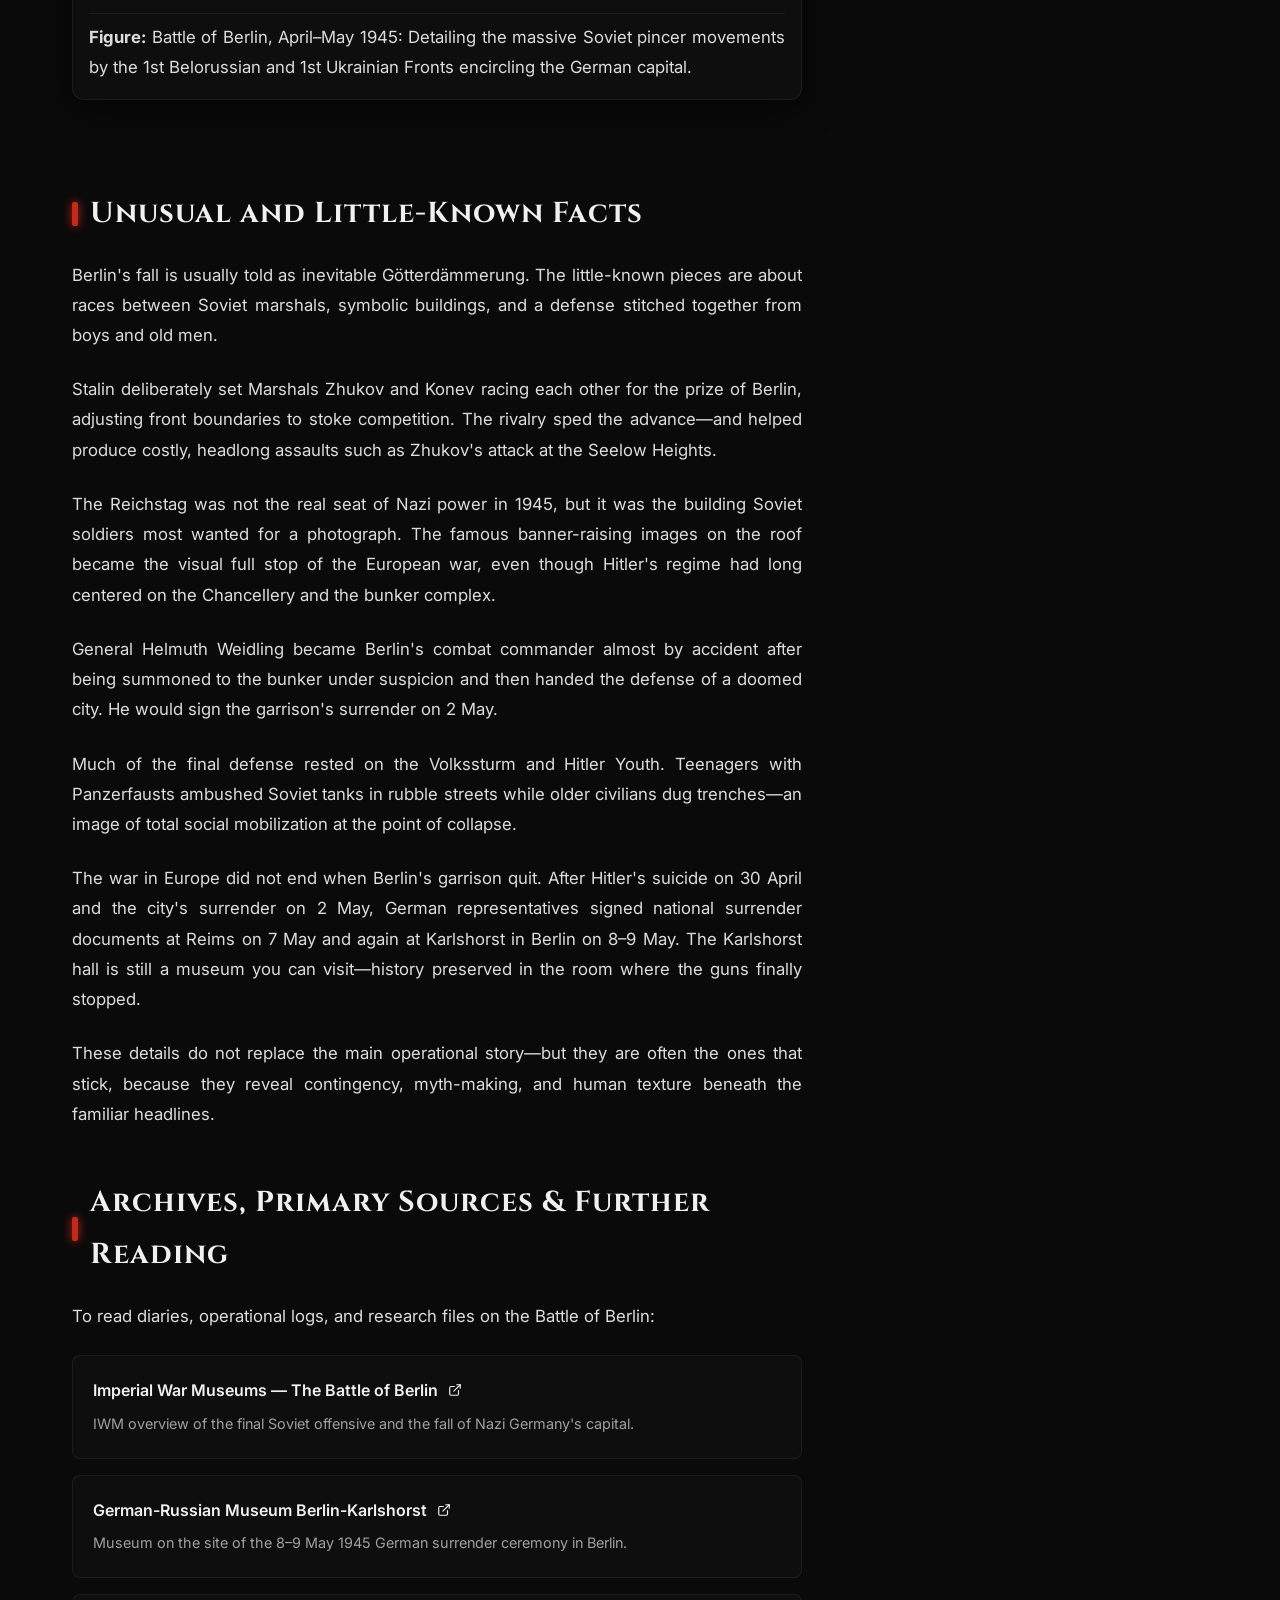
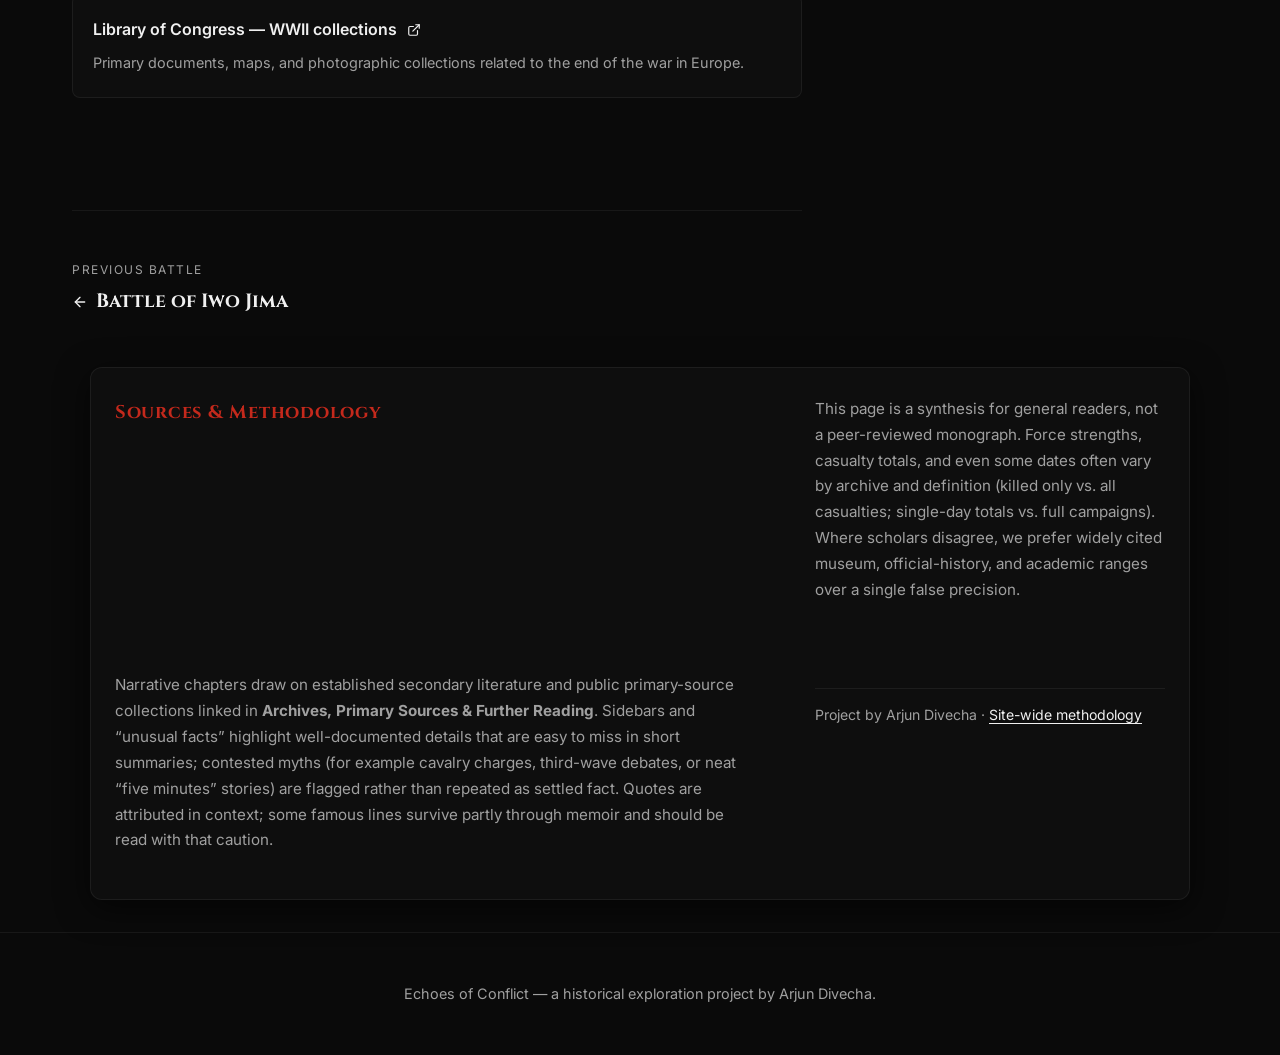
<file: battles/berlin.html>
<!DOCTYPE html>
<html lang="en">
<head>
    <meta charset="UTF-8">
    <meta name="viewport" content="width=device-width, initial-scale=1.0">
    <meta name="description" content="Battle of Berlin (April 16 - May 2, 1945): Fall of Berlin; Hitler's suicide (30 April); Berlin garrison surrenders (2 May); German national surrender 7–9 May 1945 (V-E Day)—end of the war in Europe.">
    <title>Battle of Berlin - Echoes of Conflict</title>
    <link rel="preconnect" href="https://fonts.googleapis.com">
    <link rel="preconnect" href="https://fonts.gstatic.com" crossorigin>
    <link href="https://fonts.googleapis.com/css2?family=Cinzel:wght@400;700&family=Inter:wght@300;400;600&display=swap" rel="stylesheet">
    <link rel="stylesheet" href="../battle-detail.css">
</head>
<body>
    <div class="background-overlay"></div>
    
    <nav class="navbar">
        <a href="../index.html" class="nav-home-link">
            <svg xmlns="http://www.w3.org/2000/svg" viewBox="0 0 24 24" fill="none" stroke="currentColor" stroke-width="2.5" stroke-linecap="round" stroke-linejoin="round">
                <line x1="19" y1="12" x2="5" y2="12"></line>
                <polyline points="12 19 5 12 12 5"></polyline>
            </svg>
            Back to Timeline
        </a>
        <span style="font-family: var(--font-heading); font-weight: 700; font-size: 1.2rem; color: var(--accent);">ECHOES OF CONFLICT</span>
    </nav>

    <header class="hero-detail">
        <img src="../assets/images/battle_of_berlin_1783712268854.png" alt="Battle of Berlin" class="hero-detail-bg">
        <div class="hero-detail-content">
            <span class="hero-date">April 16 - May 2, 1945</span>
            <h1 class="hero-title">Battle of Berlin</h1>
        </div>
    </header>

    <main class="container">
        <article class="content-section">
            
        <section class="chapter" id="strategic-context-and-the-race-for-the-capital">
            <h2 class="chapter-title">Strategic Context & The Race for the Capital</h2>
            <p>By the spring of 1945, the Third Reich was collapsing. The Red Army had reached the Oder River, roughly 40 miles from Berlin. Western Allied armies had crossed the Rhine, but Supreme Commander Dwight D. Eisenhower ordered a halt on the Elbe River rather than a race for Berlin. That decision reflected Yalta-era occupation zones already agreed in outline, the high casualties expected in a street fight for the capital, and competing operational priorities—not simple indifference to the city's symbolism.</p><p>Soviet Premier Joseph Stalin was determined to capture the German capital before the Western Allies could reach it. Stalin wanted to secure German industrial assets, nuclear research facilities, and the ultimate symbolic prize of the Reichstag. He created a competition between his top marshals, Georgy Zhukov (1st Belorussian Front) and Ivan Konev (1st Ukrainian Front), ordering them to race each other to capture Berlin.</p>
        </section>
        

        <section class="chapter" id="military-doctrines:-urban-siege">
            <h2 class="chapter-title">Military Doctrines: Urban Siege</h2>
            <p>The Soviet doctrine relied on overwhelming fire power. They massed the greatest concentration of artillery in history on the Oder front, designed to pulverize the German defenses. Once inside the city, they organized into small, heavily armed assault groups, supported by tanks and self-propelled guns, to clear buildings and streets.</p><p>The German defense was disorganized and desperate. General Helmuth Weidling, commander of the Berlin Defense Area, divided the city into sectors, but lacked the men and weapons to hold them. The defenders relied on Panzerfaust anti-tank launchers to ambush Soviet tanks in the narrow streets, while using the city's subway tunnels to move troops and bypass Soviet patrols.</p>
        </section>
        

        <section class="chapter" id="weapons,-technology,-and-logistics">
            <h2 class="chapter-title">Weapons, Technology, and Logistics</h2>
            <p>The Soviet forces deployed the IS-2 heavy tank and the Katyusha rocket launcher, which fired salvos of rockets that devastated defensive positions. The T-34/85 tank remained the workhorse, though many were fitted with wire-mesh screens to detonate German Panzerfaust rounds before they struck the armor.</p>
                <div class="sidebar-box">
                    <h4>Weapons Profile: The Panzerfaust</h4>
                    <p>The Panzerfaust was a cheap, disposable anti-tank weapon fired from the shoulder. It was highly effective in urban combat, allowing a single soldier—or a child from the Hitler Youth—to destroy a Soviet heavy tank from a hidden window.</p>
                </div>
                <p>The German defenders had limited ammunition and fuel. Many units were equipped with captured weapons and lack basic supplies. The Volkssturm (civilian militia consisting of old men and boys) were armed with outdated rifles and Panzerfausts, lacking uniforms, training, and communication radios.</p>
        </section>
        

        <section class="chapter" id="opening-moves:-the-seelow-heights">
            <h2 class="chapter-title">Opening Moves: The Seelow Heights</h2>
            <p>The Soviet offensive began on April 16, 1945, with a massive artillery bombardment along the Oder River. Zhukov attacked the Seelow Heights, the key defensive position guarding the route to Berlin. The German 9th Army, commanded by Gotthard Heinrici, had withdrawn from their front lines, avoiding the initial bombardment.</p><p>Zhukov faced difficulties on the heights, with German artillery and mud slowing the advance. Zhukov turned on searchlights to blind the defenders, but this backlit his own infantry, making them easy targets. Konev, in the south, advanced rapidly, crossing the Neisse River and forcing Stalin to allow Konev's tanks to pivot north and race Zhukov to the capital.</p>
        </section>
        

        <section class="chapter" id="the-siege:-entering-the-city">
            <h2 class="chapter-title">The Siege: Entering the City</h2>
            <p>By April 25, 1945, the Soviet fronts had met west of Berlin, completely encircling the capital. The Red Army began its advance into the city suburbs, encountering barricades, flooded canals, and fanatical resistance from SS units, including foreign volunteers (such as the French Charlemagne Division) who had nothing to lose.</p><p>The combat devolved into street-by-street fighting. Soviet tanks, moving without infantry support, suffered heavy losses to Panzerfausts fired from basement windows. The Red Army adapted, using artillery to destroy buildings before the infantry entered, and using flamethrowers and grenades to clear the ruins.</p>
        </section>
        

        <section class="chapter" id="the-battle-for-the-reichstag">
            <h2 class="chapter-title">The Battle for the Reichstag</h2>
            <p>The climax of the battle centered on the Reichstag building—the symbolic parliament of Germany. On April 28, Soviet troops reached the Königsplatz. The Reichstag was fortified by the Germans, who bricked up windows and dug anti-tank ditches, turning it into a fortress.</p><p>On April 30, Soviet soldiers breached the building, initiating room-by-room combat in the pitch-black corridors. Late that night, Soviet soldiers raised the Red Flag over the roof of the Reichstag. The event was photographed by Yevgeny Khaldei, serving as the iconic image of Soviet victory in Berlin.</p>
        </section>
        

        <section class="chapter" id="hitler's-end-in-the-führerbunker">
            <h2 class="chapter-title">Hitler's End in the Führerbunker</h2>
            <p>While the battle was raging in the streets, Adolf Hitler remained in his subterranean Führerbunker beneath the Reich Chancellery. Physical declining and detached from reality, he spent his final days ordering non-existent armies to relieve Berlin, raging at his generals for 'betrayal', and writing his political testament.</p><p>On April 30, as Soviet troops advanced close to the Chancellery, Hitler committed suicide by gunshot, while his wife Eva Braun took cyanide. Their bodies were carried up to the garden and burned, as Hitler had ordered, to prevent their capture. Joseph Goebbels, appointed Reich Chancellor, committed suicide with his wife the next day after poisoning their six children.</p>
        </section>
        

        <section class="chapter" id="surrender-and-tragedy">
            <h2 class="chapter-title">Surrender and Tragedy</h2>
            <p>On May 2, 1945, General Helmuth Weidling met with Soviet General Vasily Chuikov and signed the surrender of the Berlin garrison. The fighting in the city stopped. German soldiers emerged from the ruins to go into captivity.</p><p>The civilian population endured catastrophe. Estimates of civilian deaths associated with the battle commonly run to about 100,000–125,000, from bombardment, hunger, suicide, and the chaos of the city's fall. The Soviet advance was also accompanied by widespread looting and mass rape—acts of revenge and breakdown of discipline that stain the military victory and remain part of the historical record of 1945 Berlin.</p>
        </section>
        

        <section class="chapter" id="the-aftermath-and-strategic-consequences">
            <h2 class="chapter-title">The Aftermath & Strategic Consequences</h2>
            <p>The Berlin garrison's surrender on 2 May was not yet Germany's national surrender. After Hitler's suicide on 30 April, Admiral Karl Dönitz briefly headed a rump government. German armed forces signed unconditional surrender documents on 7 May at Reims and in a ratified ceremony on 8–9 May in Berlin-Karlshorst—V-E Day in the West (8 May) and Victory Day in the Soviet calendar (9 May). The city was divided into four occupation sectors: Soviet, American, British, and French.</p><p>This division of Berlin, located deep inside the Soviet occupation zone of Germany, created the central flashpoint of the Cold War. It led to the Berlin Airlift of 1948-1949 and the construction of the Berlin Wall in 1961, which divided the city for nearly three decades.</p>
        </section>
        

        <section class="chapter" id="historical-legacy-and-long-term-impact">
            <h2 class="chapter-title">Historical Legacy & Long-term Impact</h2>
            <p>The Battle of Berlin is remembered as the final victory over Nazi Germany, but also as a tragic climax of urban siege and civilian suffering. The Soviet War Memorial in Treptower Park, Berlin, serves as a major monument to the 80,000 Soviet soldiers who fell during the capture of the city.</p><p>The battle highlights the final collapse of a dictatorial regime that chose to drag its own capital and civilian population into destruction rather than accept surrender, marking the end of the European conflict.</p>
        </section>
        

        <section class="chapter" id="the-axis-perspective">
            <h2 class="chapter-title">The Axis Perspective</h2>
            <p>Inside the Führerbunker, the defense of Berlin was conducted in a fog of delusion. Hitler moved phantom armies on situation maps, ordered counterattacks by units that no longer existed as fighting forces, and alternated between rage at 'betrayal' and fantasies of political split among the Allies. Military reality at the Oder and in the suburbs barely penetrated the bunker walls.</p><p>His Nero Decree—orders to destroy remaining German infrastructure—revealed a nihilistic verdict on his own people: if they could not win his war, they did not deserve the basis of future life. Many subordinates quietly ignored the worst of these instructions, but the spirit of the order matched the regime's end-stage logic.</p><p>For ordinary soldiers and civilians, the Soviet approach meant expected retribution for years of German war in the East. An anonymous woman diarist in the city—later published as <em>A Woman in Berlin</em>—captured the sensory end of a civilization: <em>"History is happening here... it smells of corpses, burning, and the end of the world."</em></p><p>When General Weidling surrendered the garrison on 2 May, relief that the street fighting had stopped mixed with dread of occupation. From the German perspective Berlin was not a last heroic epic but the moment when ideology, terror, and military collapse met in the same cellars—and the war the Reich had launched returned to its capital in full.</p>
        </section>
        

        <section class="chapter" id="tactical-map-and-theater-of-operations">
            <h2 class="chapter-title">Tactical Map & Theater of Operations</h2>
            <p>A tactical overview of the final Soviet assault rings and defensive sectors in Berlin:</p>
                <div class="battle-map-container">
                    <img src="../assets/images/maps/map_berlin.png" alt="Battle of Berlin Tactical Map" class="battle-map-img">
                    <p class="battle-map-caption"><strong>Figure:</strong> Battle of Berlin, April–May 1945: Detailing the massive Soviet pincer movements by the 1st Belorussian and 1st Ukrainian Fronts encircling the German capital.</p>
                </div>
                
        </section>
        

        <section class="chapter" id="unusual-and-little-known-facts">
            <h2 class="chapter-title">Unusual and Little-Known Facts</h2>
            <p>Berlin's fall is usually told as inevitable Götterdämmerung. The little-known pieces are about races between Soviet marshals, symbolic buildings, and a defense stitched together from boys and old men.</p><p>Stalin deliberately set Marshals Zhukov and Konev racing each other for the prize of Berlin, adjusting front boundaries to stoke competition. The rivalry sped the advance—and helped produce costly, headlong assaults such as Zhukov's attack at the Seelow Heights.</p><p>The Reichstag was not the real seat of Nazi power in 1945, but it was the building Soviet soldiers most wanted for a photograph. The famous banner-raising images on the roof became the visual full stop of the European war, even though Hitler's regime had long centered on the Chancellery and the bunker complex.</p><p>General Helmuth Weidling became Berlin's combat commander almost by accident after being summoned to the bunker under suspicion and then handed the defense of a doomed city. He would sign the garrison's surrender on 2 May.</p><p>Much of the final defense rested on the Volkssturm and Hitler Youth. Teenagers with Panzerfausts ambushed Soviet tanks in rubble streets while older civilians dug trenches—an image of total social mobilization at the point of collapse.</p><p>The war in Europe did not end when Berlin's garrison quit. After Hitler's suicide on 30 April and the city's surrender on 2 May, German representatives signed national surrender documents at Reims on 7 May and again at Karlshorst in Berlin on 8–9 May. The Karlshorst hall is still a museum you can visit—history preserved in the room where the guns finally stopped.</p><p>These details do not replace the main operational story—but they are often the ones that stick, because they reveal contingency, myth-making, and human texture beneath the familiar headlines.</p>
        </section>
        

        <section class="chapter" id="archives,-primary-sources-and-further-reading">
            <h2 class="chapter-title">Archives, Primary Sources & Further Reading</h2>
            <p>To read diaries, operational logs, and research files on the Battle of Berlin:</p><ul class="sources-list">
                    <li class="source-item">
                        <a href="https://www.iwm.org.uk/history/the-battle-of-berlin-germanys-downfall-on-the-eastern-front" target="_blank" rel="noopener noreferrer" class="source-link">
                            Imperial War Museums — The Battle of Berlin
                            <svg xmlns="http://www.w3.org/2000/svg" width="14" height="14" viewBox="0 0 24 24" fill="none" stroke="currentColor" stroke-width="2" stroke-linecap="round" stroke-linejoin="round" style="margin-left: 2px;">
                                <path d="M18 13v6a2 2 0 0 1-2 2H5a2 2 0 0 1-2-2V8a2 2 0 0 1 2-2h6"></path>
                                <polyline points="15 3 21 3 21 9"></polyline>
                                <line x1="10" y1="14" x2="21" y2="3"></line>
                            </svg>
                        </a>
                        <span class="source-desc">IWM overview of the final Soviet offensive and the fall of Nazi Germany's capital.</span>
                    </li>
                    
                    <li class="source-item">
                        <a href="https://www.museum-karlshorst.de/en/" target="_blank" rel="noopener noreferrer" class="source-link">
                            German-Russian Museum Berlin-Karlshorst
                            <svg xmlns="http://www.w3.org/2000/svg" width="14" height="14" viewBox="0 0 24 24" fill="none" stroke="currentColor" stroke-width="2" stroke-linecap="round" stroke-linejoin="round" style="margin-left: 2px;">
                                <path d="M18 13v6a2 2 0 0 1-2 2H5a2 2 0 0 1-2-2V8a2 2 0 0 1 2-2h6"></path>
                                <polyline points="15 3 21 3 21 9"></polyline>
                                <line x1="10" y1="14" x2="21" y2="3"></line>
                            </svg>
                        </a>
                        <span class="source-desc">Museum on the site of the 8–9 May 1945 German surrender ceremony in Berlin.</span>
                    </li>
                    
                    <li class="source-item">
                        <a href="https://www.loc.gov/" target="_blank" rel="noopener noreferrer" class="source-link">
                            Library of Congress — WWII collections
                            <svg xmlns="http://www.w3.org/2000/svg" width="14" height="14" viewBox="0 0 24 24" fill="none" stroke="currentColor" stroke-width="2" stroke-linecap="round" stroke-linejoin="round" style="margin-left: 2px;">
                                <path d="M18 13v6a2 2 0 0 1-2 2H5a2 2 0 0 1-2-2V8a2 2 0 0 1 2-2h6"></path>
                                <polyline points="15 3 21 3 21 9"></polyline>
                                <line x1="10" y1="14" x2="21" y2="3"></line>
                            </svg>
                        </a>
                        <span class="source-desc">Primary documents, maps, and photographic collections related to the end of the war in Europe.</span>
                    </li>
                    </ul>
        </section>
        
        </article>

        <aside class="sidebar">
            <div class="stat-card">
                <h3 class="stat-card-title">Battle Statistics</h3>
                <div class="stat-item">
                    <span class="stat-label">Date</span>
                    <span class="stat-value">April 16 - May 2, 1945</span>
                </div>
                <div class="stat-item">
                    <span class="stat-label">Location</span>
                    <span class="stat-value">Berlin, Germany</span>
                </div>
                <div class="stat-item">
                    <span class="stat-label">Result</span>
                    <span class="stat-value outcome">Decisive Soviet victory</span>
                </div>
                <div class="stat-item">
                    <span class="stat-label">Strategic Impact</span>
                    <span class="stat-value">Fall of Berlin; Hitler's suicide (30 April); Berlin garrison surrenders (2 May); German national surrender 7–9 May 1945 (V-E Day)—end of the war in Europe.</span>
                </div>
                <div class="stat-item">
                    <span class="stat-label">Soviet (& Polish) Commanders</span>
                    <span class="stat-value">Georgy Zhukov, Ivan Konev, Konstantin Rokossovsky (Polish 1st Army also fought in the operation)</span>
                </div>
                <div class="stat-item">
                    <span class="stat-label">German Commanders</span>
                    <span class="stat-value">Helmuth Weidling, Gotthard Heinrici, Theodor Busse, Adolf Hitler (in bunker)</span>
                </div>
                <div class="stat-item">
                    <span class="stat-label">Soviet & Polish Forces</span>
                    <span class="stat-value">Soviet Union (with Polish 1st Army): ~2.3–2.5 million soldiers, ~6,250 tanks/SPGs, ~7,500 aircraft, massive artillery concentrations</span>
                </div>
                <div class="stat-item">
                    <span class="stat-label">German Forces</span>
                    <span class="stat-value">Roughly 700,000–1,000,000 German troops facing the Berlin Strategic Offensive (Army Group Vistula, Ninth Army, and others); far fewer effectives inside the Berlin Defence Area itself (often estimated in the tens of thousands to ~100,000, figures vary)</span>
                </div>
                <div class="stat-item">
                    <span class="stat-label">Soviet Casualties</span>
                    <span class="stat-value">Approx. 81,116 killed/missing and 280,251 wounded/sick (Krivosheev archival figures for the Berlin operation)</span>
                </div>
                <div class="stat-item">
                    <span class="stat-label">German Casualties</span>
                    <span class="stat-value">Approx. 92,000–100,000 military dead (range), 220,000+ wounded, ~400,000–480,000 captured in the operation; ~100,000–125,000+ civilians killed in the battle area</span>
                </div>
            </div>
        </aside>
    </main>

    <div class="container" style="padding-top: 0; padding-bottom: 0;">
        <nav class="page-navigation">
            
            <a href="iwo-jima.html" class="nav-btn prev">
                <span class="nav-btn-label">Previous Battle</span>
                <span class="nav-btn-title">
                    <svg xmlns="http://www.w3.org/2000/svg" viewBox="0 0 24 24" fill="none" stroke="currentColor" stroke-width="2" stroke-linecap="round" stroke-linejoin="round">
                        <line x1="19" y1="12" x2="5" y2="12"></line>
                        <polyline points="12 19 5 12 12 5"></polyline>
                    </svg>
                    Battle of Iwo Jima
                </span>
            </a>
            
            
        </nav>
    </div>

    <section class="methodology-note container">
        <h2 class="methodology-title">Sources &amp; Methodology</h2>
        <p>
            This page is a synthesis for general readers, not a peer-reviewed monograph. Force strengths, casualty totals, and even some dates
            often vary by archive and definition (killed only vs. all casualties; single-day totals vs. full campaigns). Where scholars disagree,
            we prefer widely cited museum, official-history, and academic ranges over a single false precision.
        </p>
        <p>
            Narrative chapters draw on established secondary literature and public primary-source collections linked in
            <strong>Archives, Primary Sources &amp; Further Reading</strong>. Sidebars and “unusual facts” highlight well-documented details that
            are easy to miss in short summaries; contested myths (for example cavalry charges, third-wave debates, or neat “five minutes” stories)
            are flagged rather than repeated as settled fact. Quotes are attributed in context; some famous lines survive partly through memoir and
            should be read with that caution.
        </p>
        <p class="methodology-footer-line">
            Project by Arjun Divecha · <a href="../index.html#methodology">Site-wide methodology</a>
        </p>
    </section>

    <footer>
        <p>Echoes of Conflict — a historical exploration project by Arjun Divecha.</p>
    </footer>
</body>
</html>
</file>
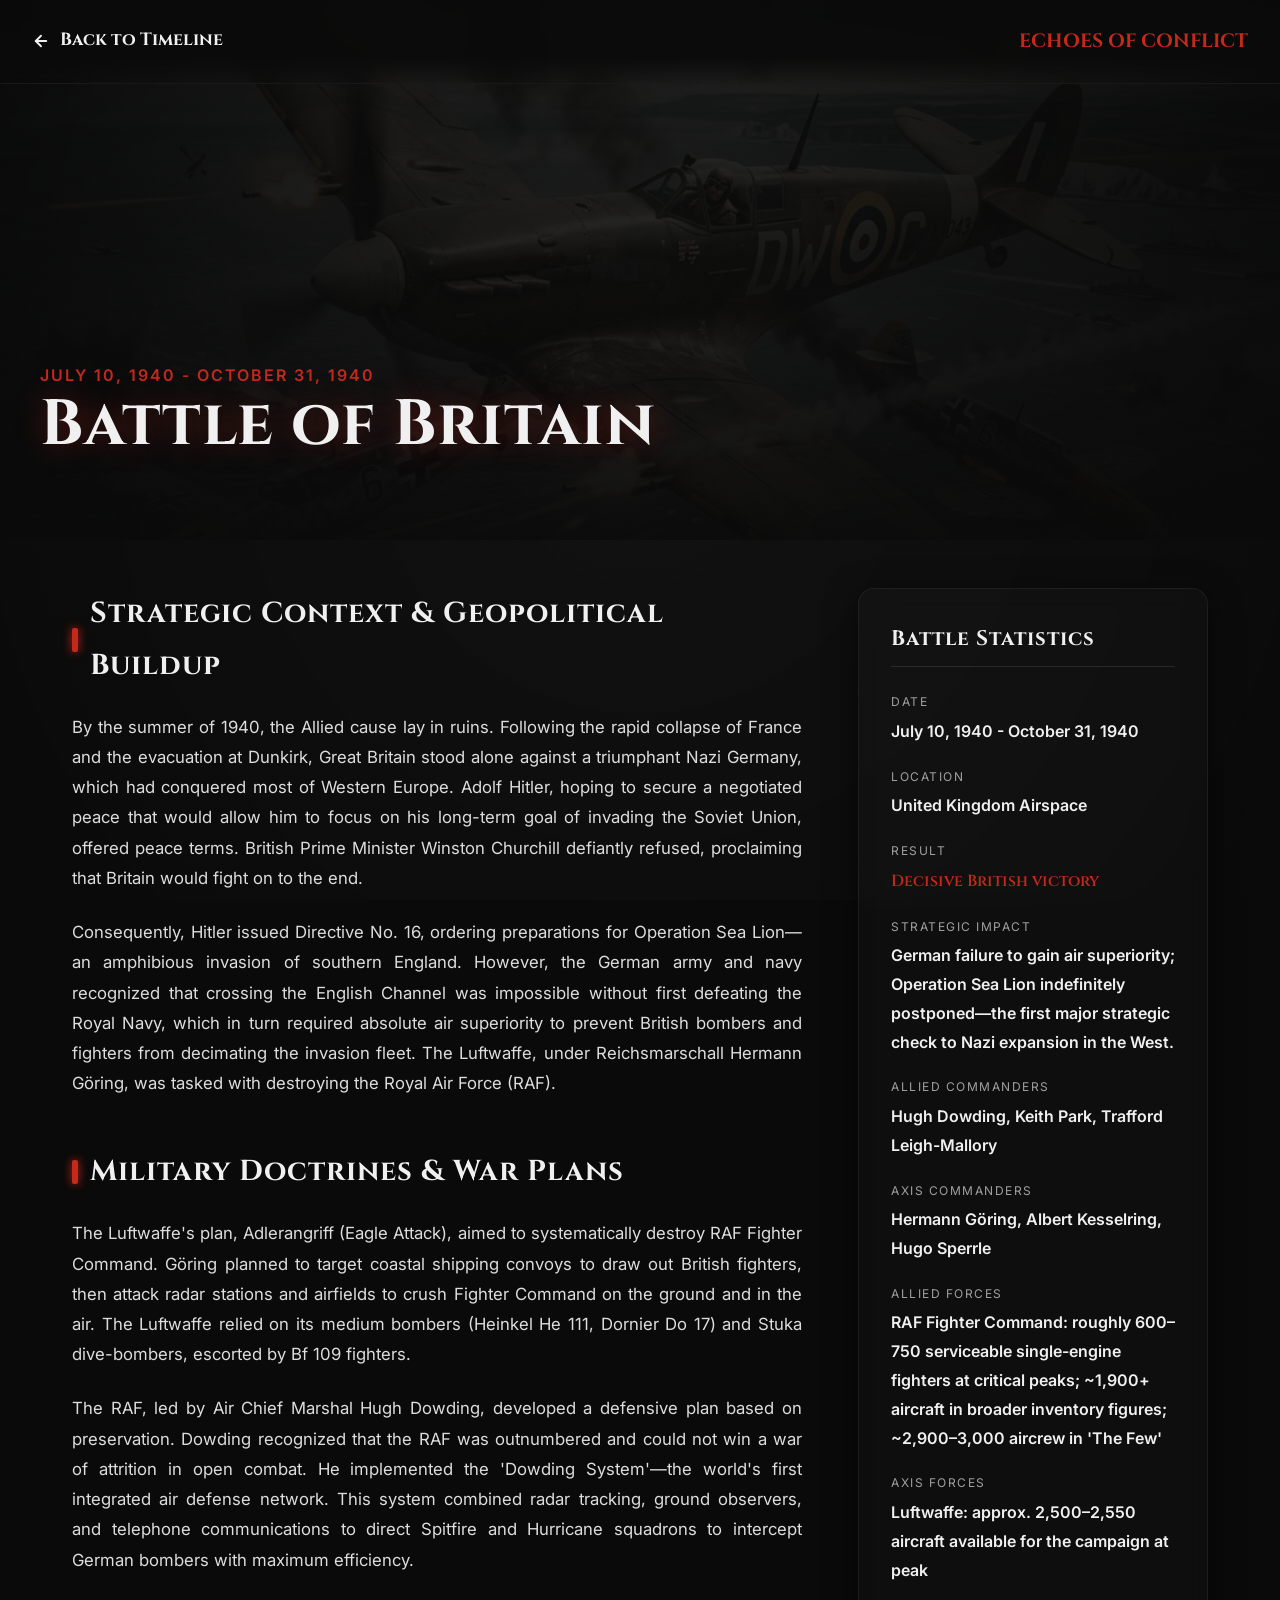
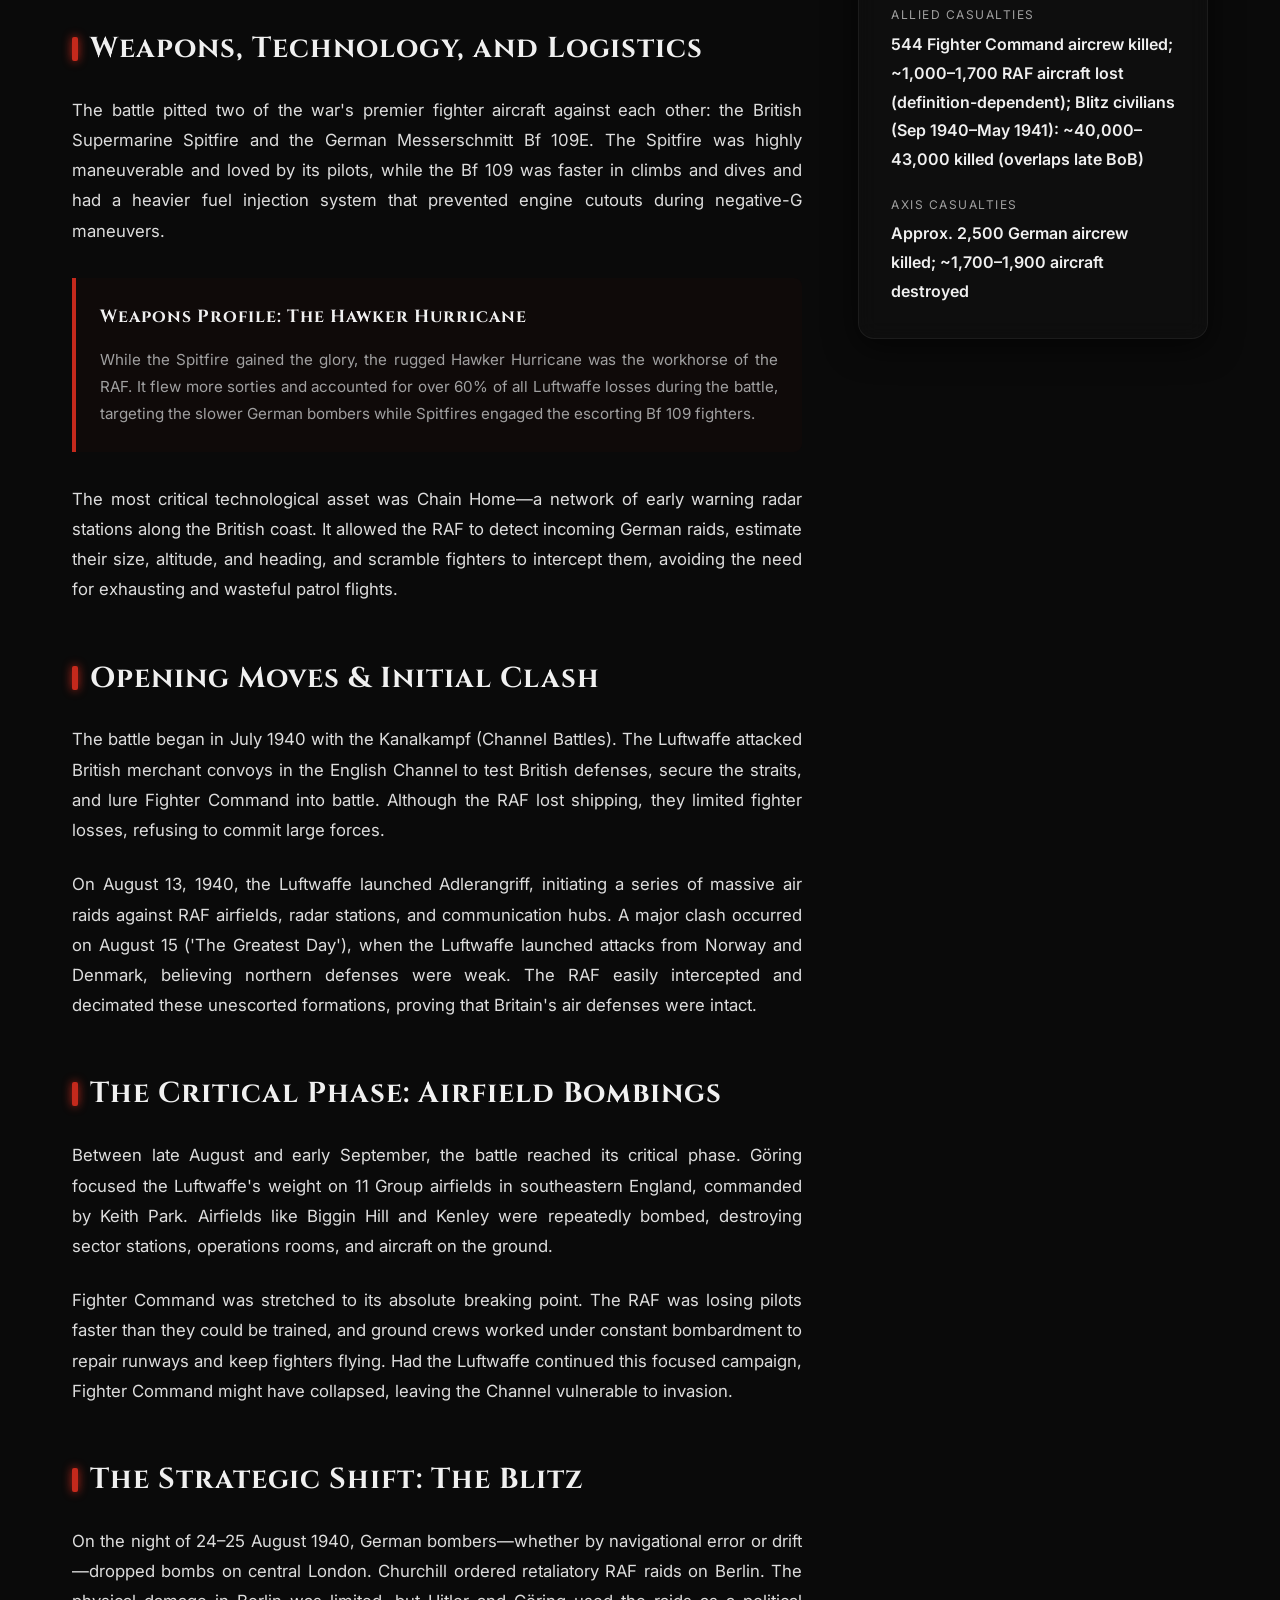
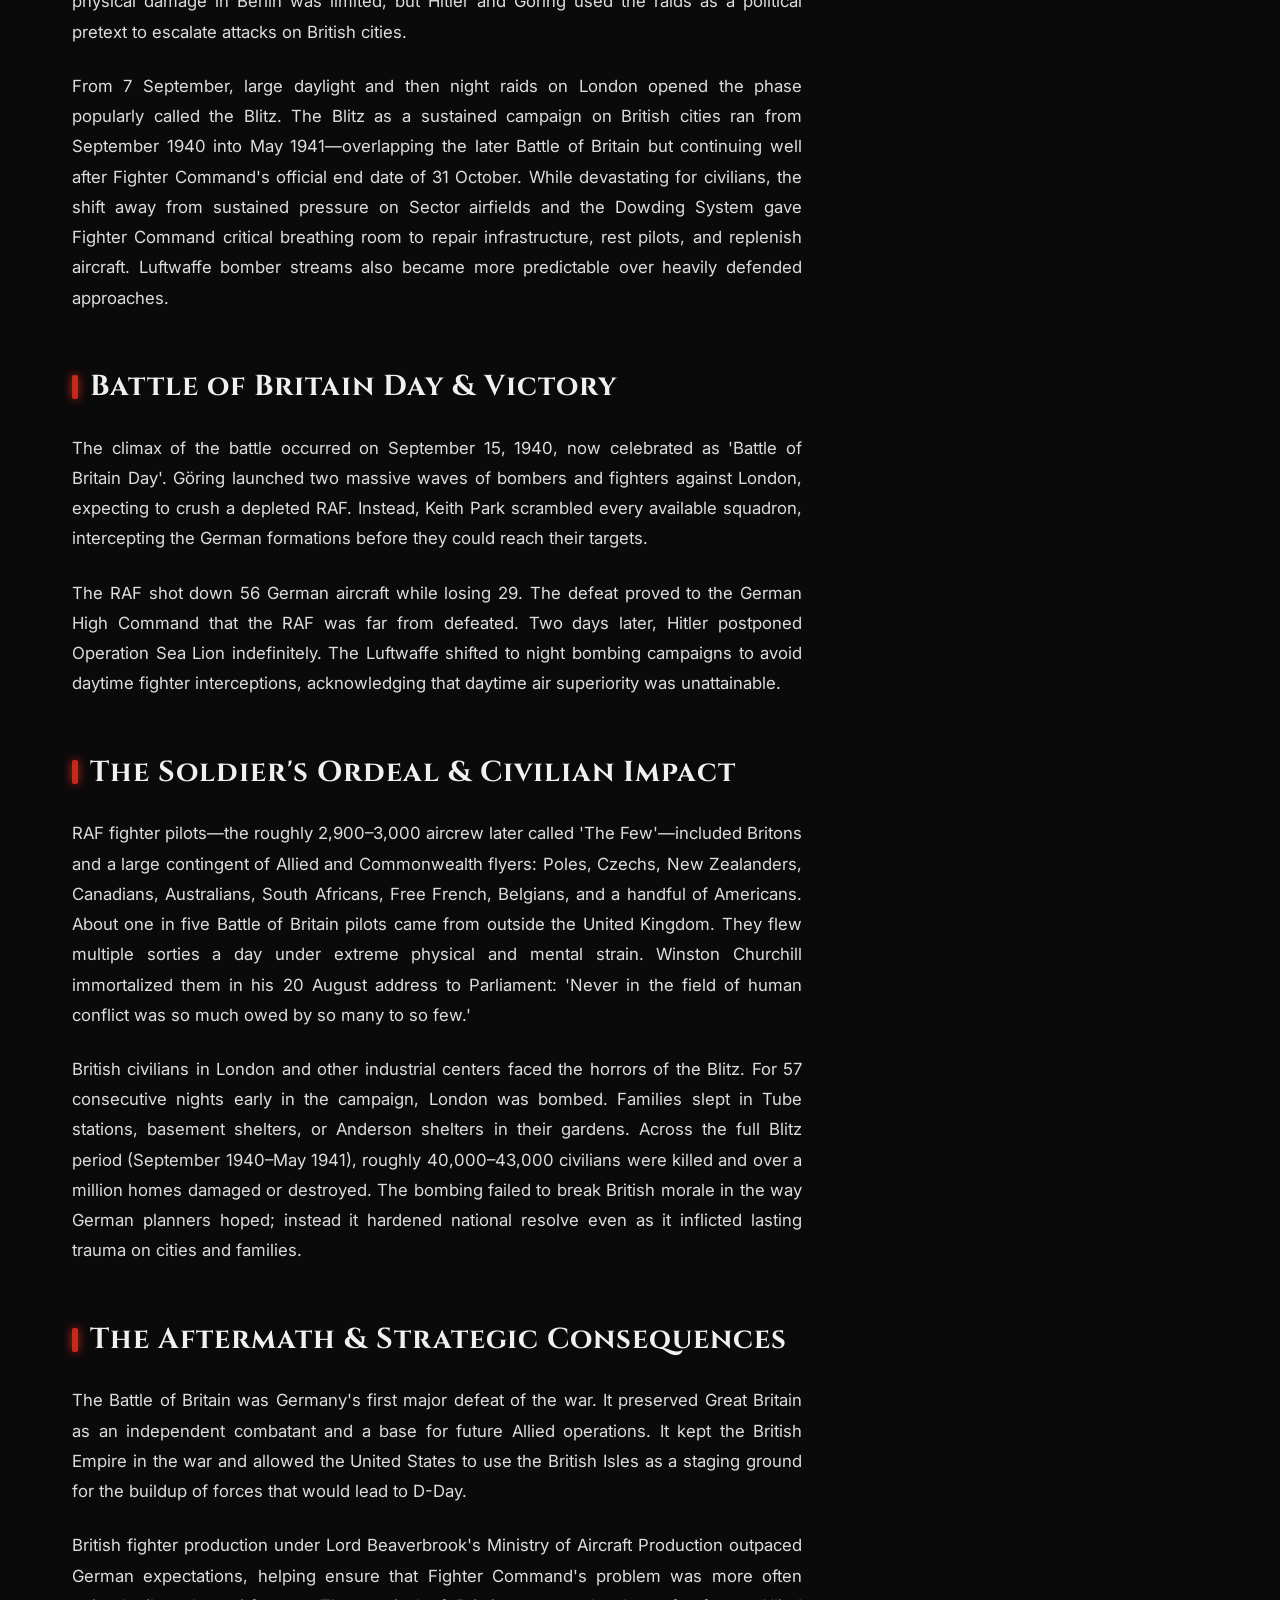
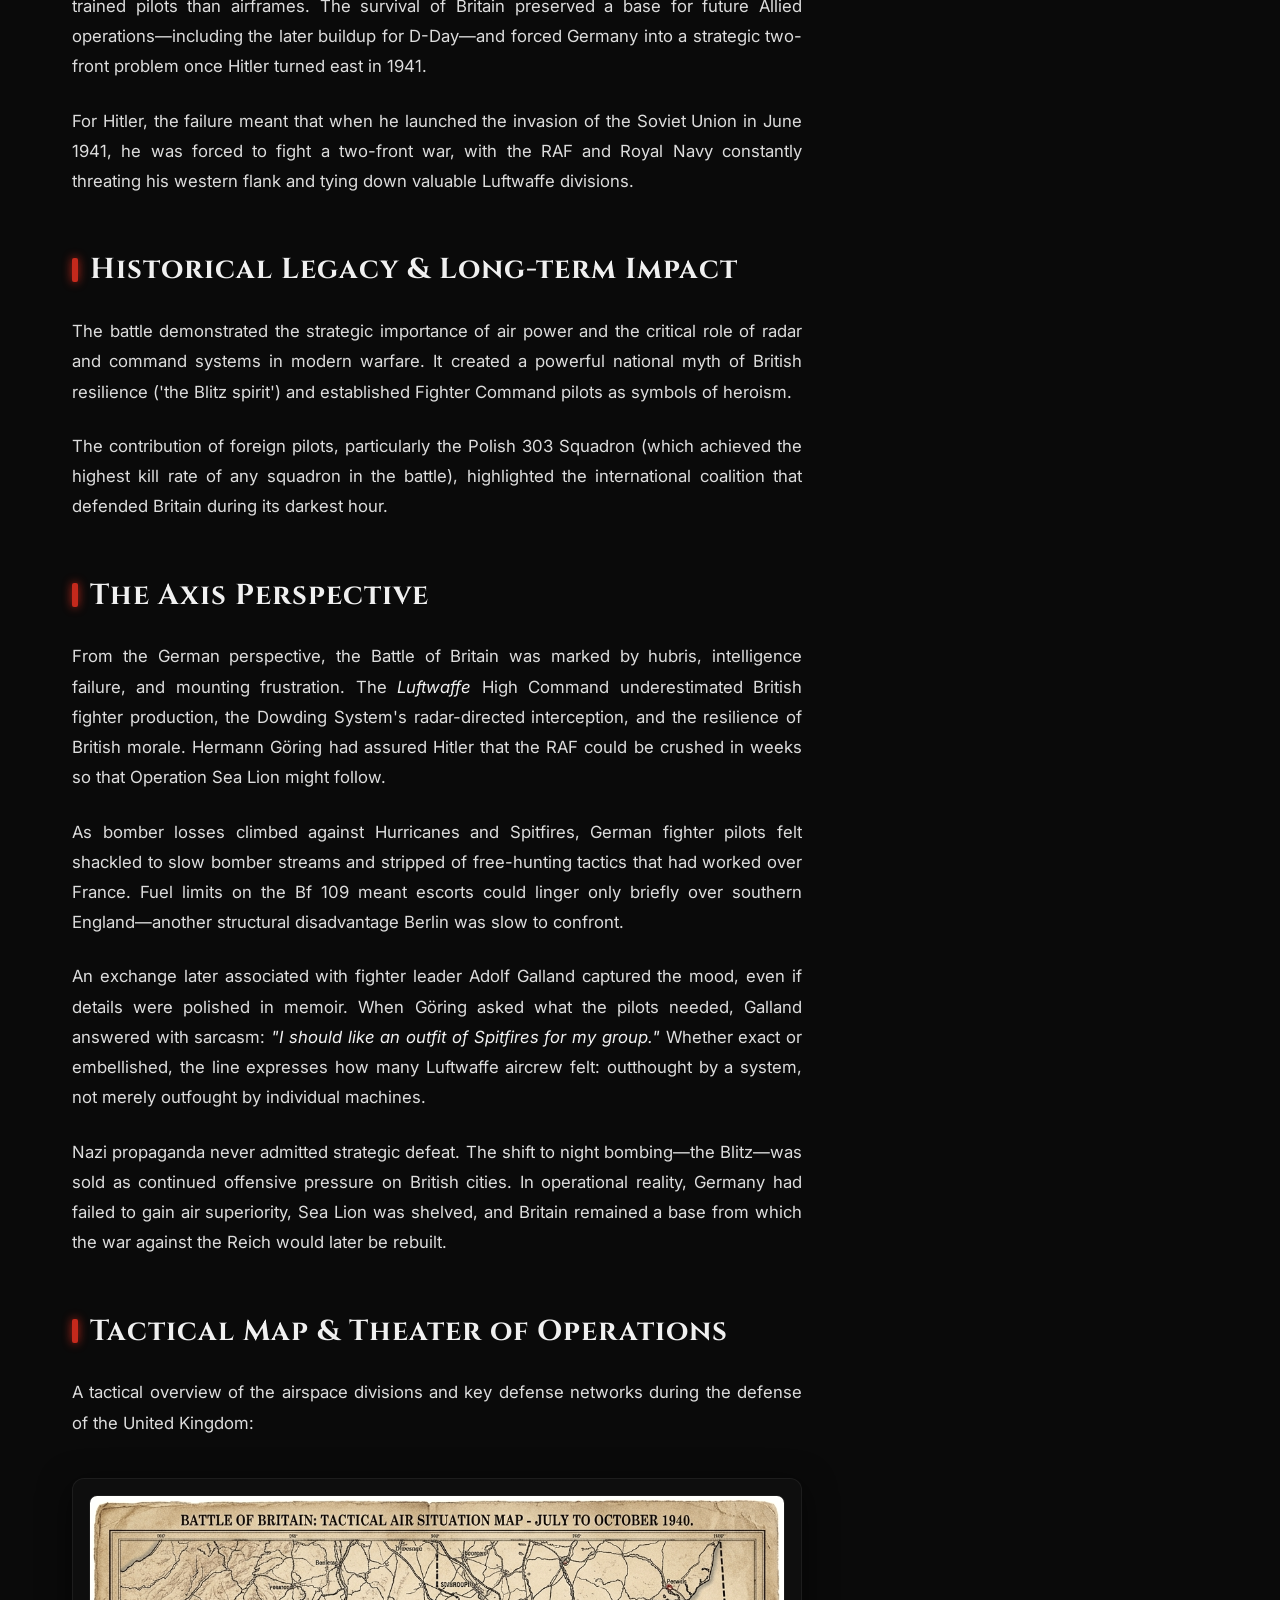
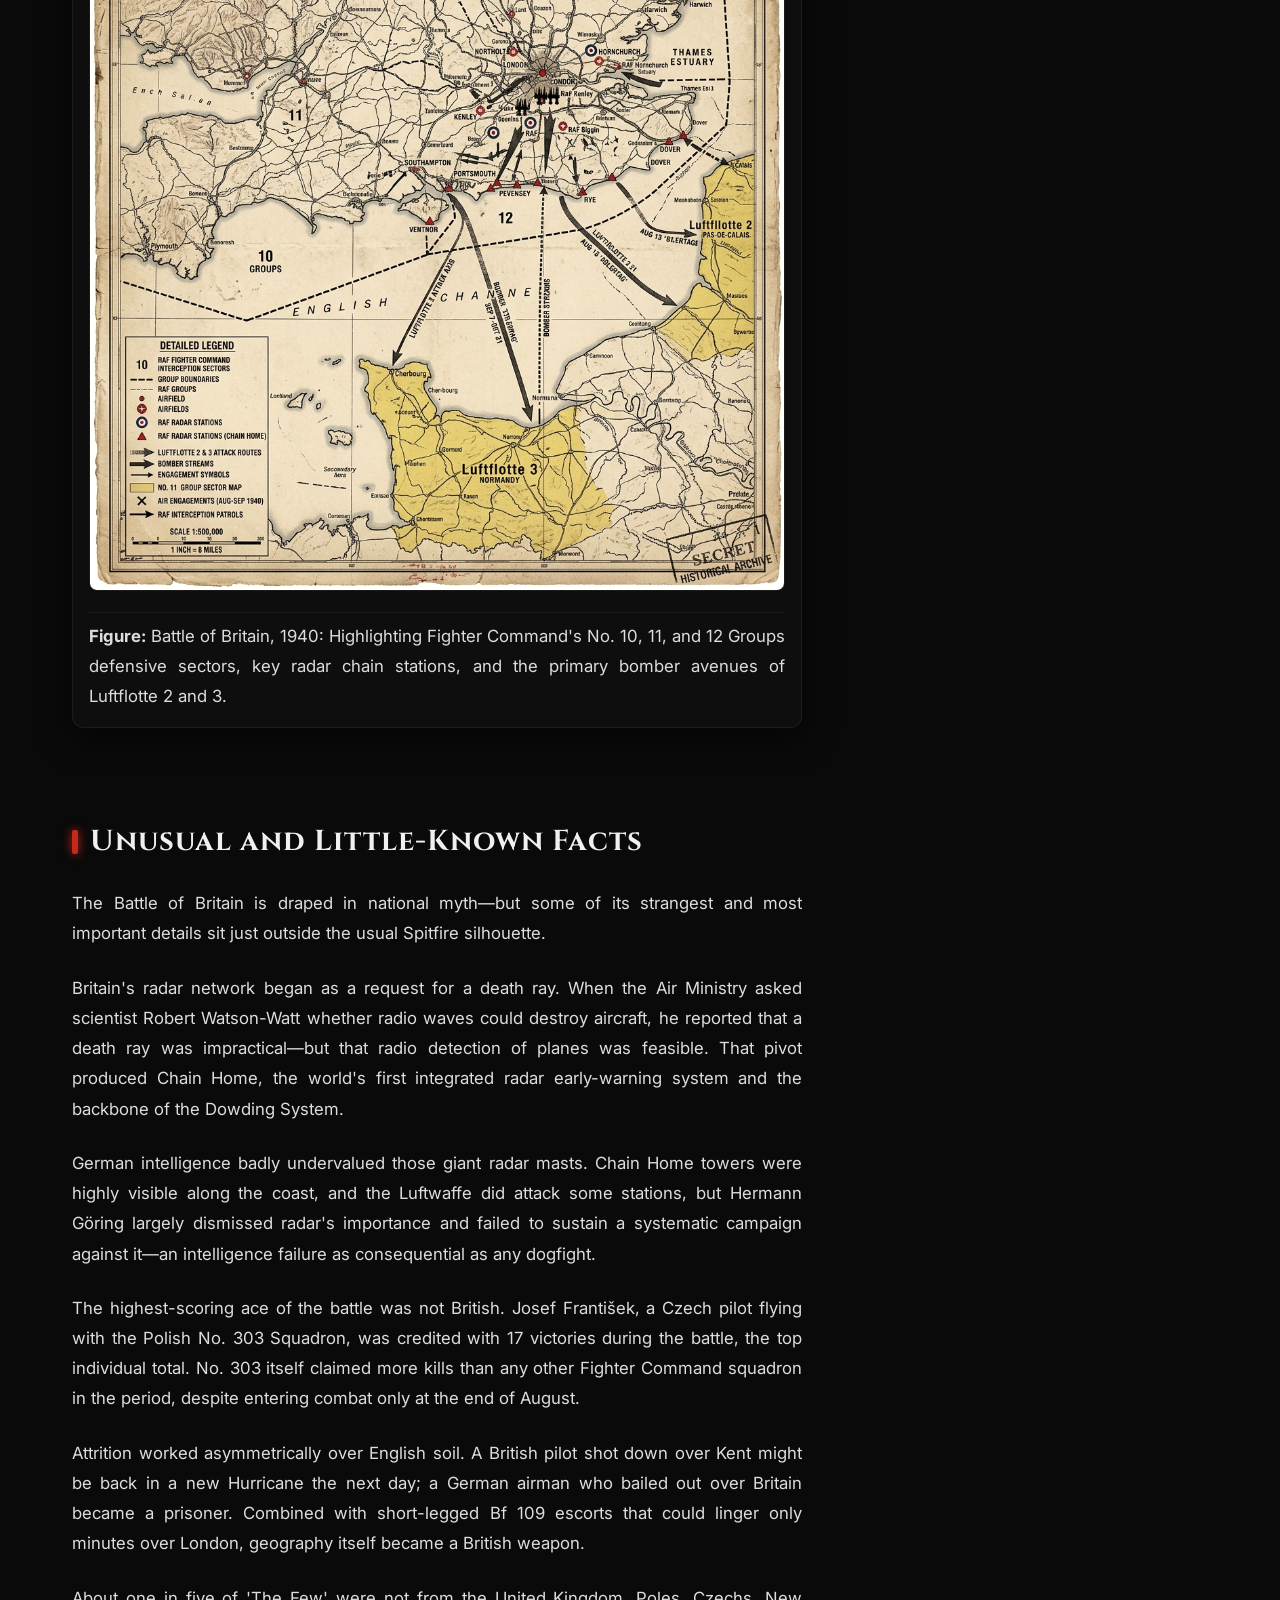
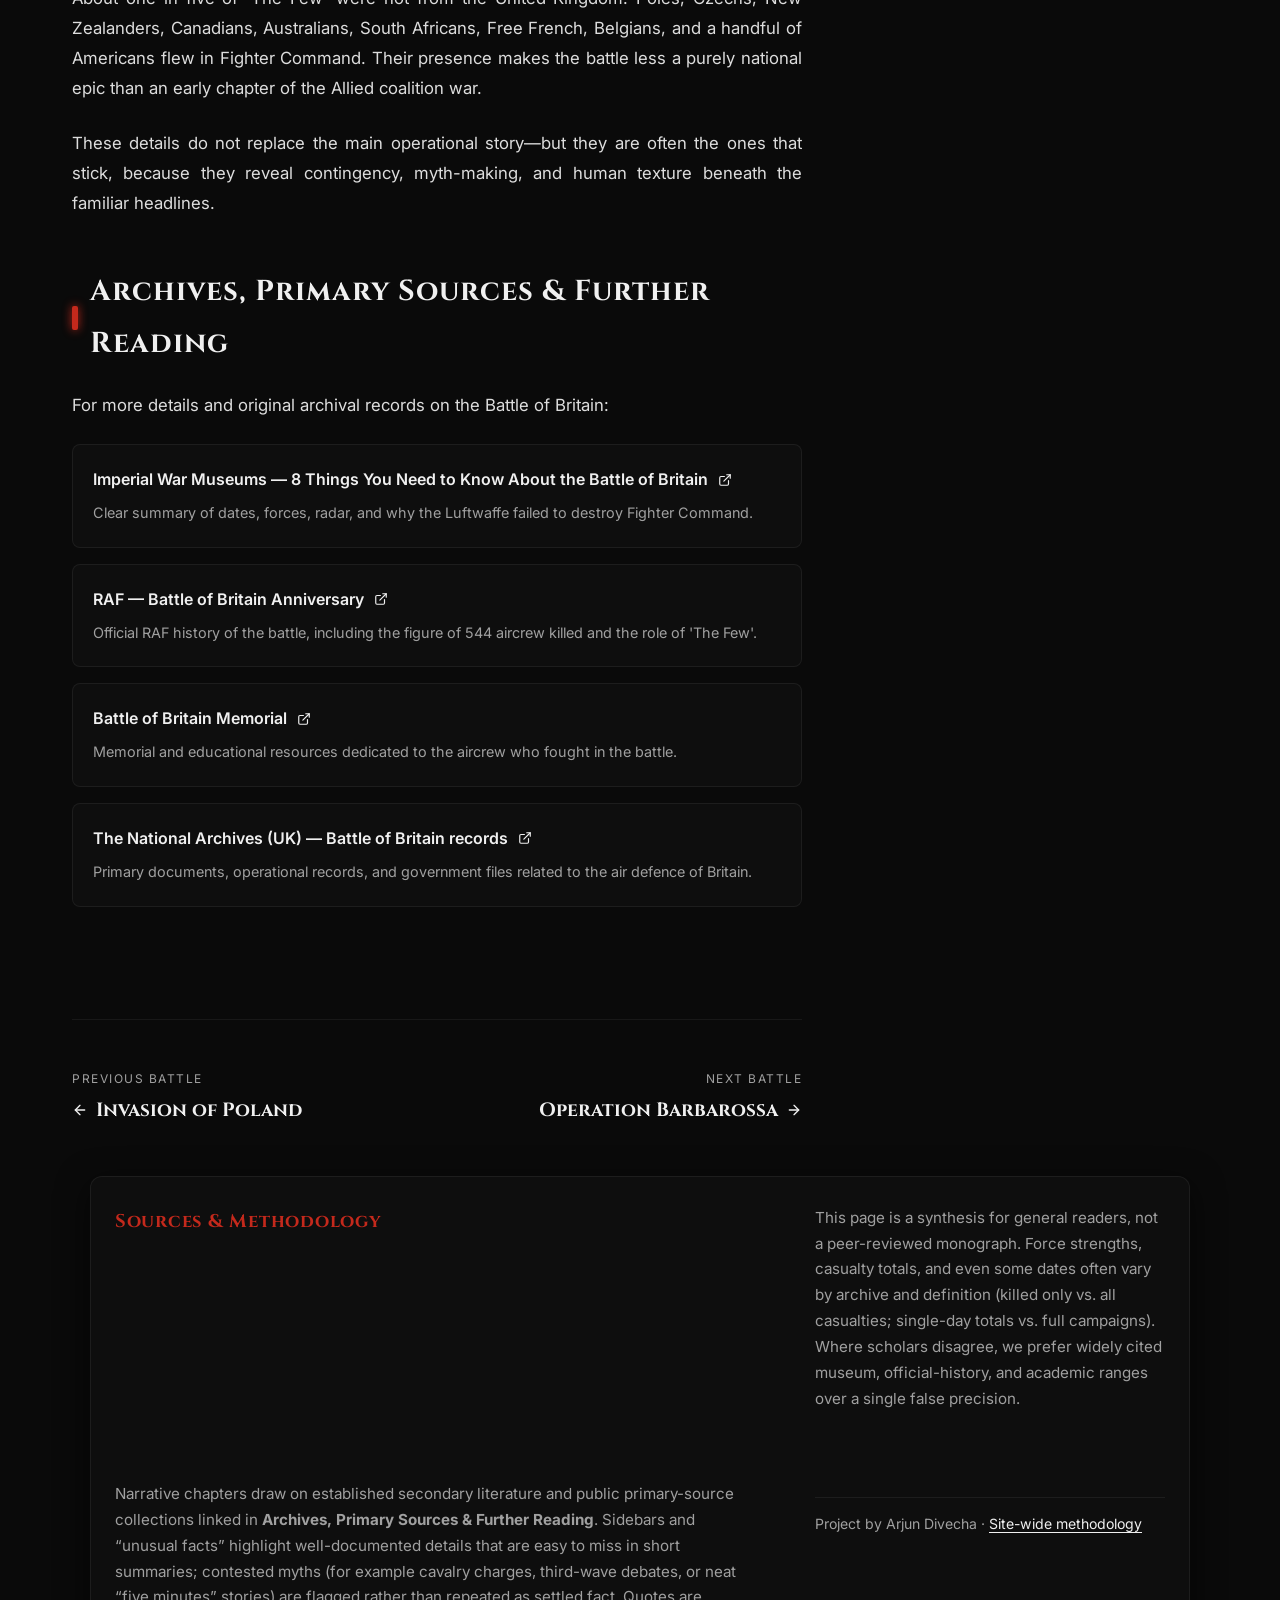
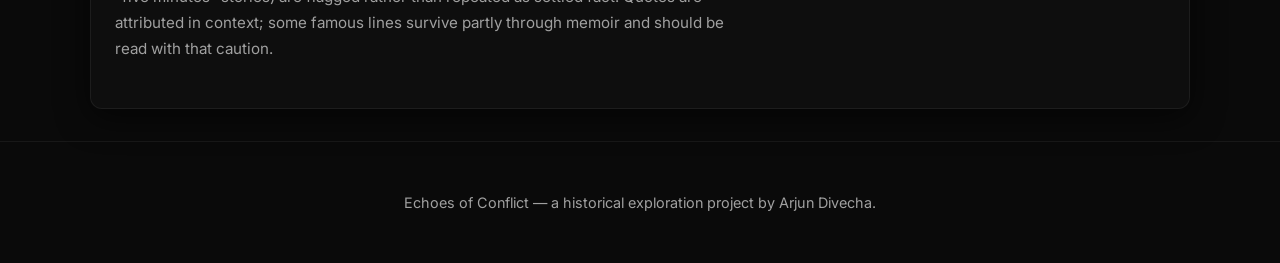
<file: battles/britain.html>
<!DOCTYPE html>
<html lang="en">
<head>
    <meta charset="UTF-8">
    <meta name="viewport" content="width=device-width, initial-scale=1.0">
    <meta name="description" content="Battle of Britain (July 10, 1940 - October 31, 1940): German failure to gain air superiority; Operation Sea Lion indefinitely postponed—the first major strategic check to Nazi expansion in the West.">
    <title>Battle of Britain - Echoes of Conflict</title>
    <link rel="preconnect" href="https://fonts.googleapis.com">
    <link rel="preconnect" href="https://fonts.gstatic.com" crossorigin>
    <link href="https://fonts.googleapis.com/css2?family=Cinzel:wght@400;700&family=Inter:wght@300;400;600&display=swap" rel="stylesheet">
    <link rel="stylesheet" href="../battle-detail.css">
</head>
<body>
    <div class="background-overlay"></div>
    
    <nav class="navbar">
        <a href="../index.html" class="nav-home-link">
            <svg xmlns="http://www.w3.org/2000/svg" viewBox="0 0 24 24" fill="none" stroke="currentColor" stroke-width="2.5" stroke-linecap="round" stroke-linejoin="round">
                <line x1="19" y1="12" x2="5" y2="12"></line>
                <polyline points="12 19 5 12 12 5"></polyline>
            </svg>
            Back to Timeline
        </a>
        <span style="font-family: var(--font-heading); font-weight: 700; font-size: 1.2rem; color: var(--accent);">ECHOES OF CONFLICT</span>
    </nav>

    <header class="hero-detail">
        <img src="../assets/images/battle_of_britain_1783712202242.png" alt="Battle of Britain" class="hero-detail-bg">
        <div class="hero-detail-content">
            <span class="hero-date">July 10, 1940 - October 31, 1940</span>
            <h1 class="hero-title">Battle of Britain</h1>
        </div>
    </header>

    <main class="container">
        <article class="content-section">
            
        <section class="chapter" id="strategic-context-and-geopolitical-buildup">
            <h2 class="chapter-title">Strategic Context & Geopolitical Buildup</h2>
            <p>By the summer of 1940, the Allied cause lay in ruins. Following the rapid collapse of France and the evacuation at Dunkirk, Great Britain stood alone against a triumphant Nazi Germany, which had conquered most of Western Europe. Adolf Hitler, hoping to secure a negotiated peace that would allow him to focus on his long-term goal of invading the Soviet Union, offered peace terms. British Prime Minister Winston Churchill defiantly refused, proclaiming that Britain would fight on to the end.</p><p>Consequently, Hitler issued Directive No. 16, ordering preparations for Operation Sea Lion—an amphibious invasion of southern England. However, the German army and navy recognized that crossing the English Channel was impossible without first defeating the Royal Navy, which in turn required absolute air superiority to prevent British bombers and fighters from decimating the invasion fleet. The Luftwaffe, under Reichsmarschall Hermann Göring, was tasked with destroying the Royal Air Force (RAF).</p>
        </section>
        

        <section class="chapter" id="military-doctrines-and-war-plans">
            <h2 class="chapter-title">Military Doctrines & War Plans</h2>
            <p>The Luftwaffe's plan, Adlerangriff (Eagle Attack), aimed to systematically destroy RAF Fighter Command. Göring planned to target coastal shipping convoys to draw out British fighters, then attack radar stations and airfields to crush Fighter Command on the ground and in the air. The Luftwaffe relied on its medium bombers (Heinkel He 111, Dornier Do 17) and Stuka dive-bombers, escorted by Bf 109 fighters.</p><p>The RAF, led by Air Chief Marshal Hugh Dowding, developed a defensive plan based on preservation. Dowding recognized that the RAF was outnumbered and could not win a war of attrition in open combat. He implemented the 'Dowding System'—the world's first integrated air defense network. This system combined radar tracking, ground observers, and telephone communications to direct Spitfire and Hurricane squadrons to intercept German bombers with maximum efficiency.</p>
        </section>
        

        <section class="chapter" id="weapons,-technology,-and-logistics">
            <h2 class="chapter-title">Weapons, Technology, and Logistics</h2>
            <p>The battle pitted two of the war's premier fighter aircraft against each other: the British Supermarine Spitfire and the German Messerschmitt Bf 109E. The Spitfire was highly maneuverable and loved by its pilots, while the Bf 109 was faster in climbs and dives and had a heavier fuel injection system that prevented engine cutouts during negative-G maneuvers.</p>
                <div class="sidebar-box">
                    <h4>Weapons Profile: The Hawker Hurricane</h4>
                    <p>While the Spitfire gained the glory, the rugged Hawker Hurricane was the workhorse of the RAF. It flew more sorties and accounted for over 60% of all Luftwaffe losses during the battle, targeting the slower German bombers while Spitfires engaged the escorting Bf 109 fighters.</p>
                </div>
                <p>The most critical technological asset was Chain Home—a network of early warning radar stations along the British coast. It allowed the RAF to detect incoming German raids, estimate their size, altitude, and heading, and scramble fighters to intercept them, avoiding the need for exhausting and wasteful patrol flights.</p>
        </section>
        

        <section class="chapter" id="opening-moves-and-initial-clash">
            <h2 class="chapter-title">Opening Moves & Initial Clash</h2>
            <p>The battle began in July 1940 with the Kanalkampf (Channel Battles). The Luftwaffe attacked British merchant convoys in the English Channel to test British defenses, secure the straits, and lure Fighter Command into battle. Although the RAF lost shipping, they limited fighter losses, refusing to commit large forces.</p><p>On August 13, 1940, the Luftwaffe launched Adlerangriff, initiating a series of massive air raids against RAF airfields, radar stations, and communication hubs. A major clash occurred on August 15 ('The Greatest Day'), when the Luftwaffe launched attacks from Norway and Denmark, believing northern defenses were weak. The RAF easily intercepted and decimated these unescorted formations, proving that Britain's air defenses were intact.</p>
        </section>
        

        <section class="chapter" id="the-critical-phase:-airfield-bombings">
            <h2 class="chapter-title">The Critical Phase: Airfield Bombings</h2>
            <p>Between late August and early September, the battle reached its critical phase. Göring focused the Luftwaffe's weight on 11 Group airfields in southeastern England, commanded by Keith Park. Airfields like Biggin Hill and Kenley were repeatedly bombed, destroying sector stations, operations rooms, and aircraft on the ground.</p><p>Fighter Command was stretched to its absolute breaking point. The RAF was losing pilots faster than they could be trained, and ground crews worked under constant bombardment to repair runways and keep fighters flying. Had the Luftwaffe continued this focused campaign, Fighter Command might have collapsed, leaving the Channel vulnerable to invasion.</p>
        </section>
        

        <section class="chapter" id="the-strategic-shift:-the-blitz">
            <h2 class="chapter-title">The Strategic Shift: The Blitz</h2>
            <p>On the night of 24–25 August 1940, German bombers—whether by navigational error or drift—dropped bombs on central London. Churchill ordered retaliatory RAF raids on Berlin. The physical damage in Berlin was limited, but Hitler and Göring used the raids as a political pretext to escalate attacks on British cities.</p><p>From 7 September, large daylight and then night raids on London opened the phase popularly called the Blitz. The Blitz as a sustained campaign on British cities ran from September 1940 into May 1941—overlapping the later Battle of Britain but continuing well after Fighter Command's official end date of 31 October. While devastating for civilians, the shift away from sustained pressure on Sector airfields and the Dowding System gave Fighter Command critical breathing room to repair infrastructure, rest pilots, and replenish aircraft. Luftwaffe bomber streams also became more predictable over heavily defended approaches.</p>
        </section>
        

        <section class="chapter" id="battle-of-britain-day-and-victory">
            <h2 class="chapter-title">Battle of Britain Day & Victory</h2>
            <p>The climax of the battle occurred on September 15, 1940, now celebrated as 'Battle of Britain Day'. Göring launched two massive waves of bombers and fighters against London, expecting to crush a depleted RAF. Instead, Keith Park scrambled every available squadron, intercepting the German formations before they could reach their targets.</p><p>The RAF shot down 56 German aircraft while losing 29. The defeat proved to the German High Command that the RAF was far from defeated. Two days later, Hitler postponed Operation Sea Lion indefinitely. The Luftwaffe shifted to night bombing campaigns to avoid daytime fighter interceptions, acknowledging that daytime air superiority was unattainable.</p>
        </section>
        

        <section class="chapter" id="the-soldier's-ordeal-and-civilian-impact">
            <h2 class="chapter-title">The Soldier's Ordeal & Civilian Impact</h2>
            <p>RAF fighter pilots—the roughly 2,900–3,000 aircrew later called 'The Few'—included Britons and a large contingent of Allied and Commonwealth flyers: Poles, Czechs, New Zealanders, Canadians, Australians, South Africans, Free French, Belgians, and a handful of Americans. About one in five Battle of Britain pilots came from outside the United Kingdom. They flew multiple sorties a day under extreme physical and mental strain. Winston Churchill immortalized them in his 20 August address to Parliament: 'Never in the field of human conflict was so much owed by so many to so few.'</p><p>British civilians in London and other industrial centers faced the horrors of the Blitz. For 57 consecutive nights early in the campaign, London was bombed. Families slept in Tube stations, basement shelters, or Anderson shelters in their gardens. Across the full Blitz period (September 1940–May 1941), roughly 40,000–43,000 civilians were killed and over a million homes damaged or destroyed. The bombing failed to break British morale in the way German planners hoped; instead it hardened national resolve even as it inflicted lasting trauma on cities and families.</p>
        </section>
        

        <section class="chapter" id="the-aftermath-and-strategic-consequences">
            <h2 class="chapter-title">The Aftermath & Strategic Consequences</h2>
            <p>The Battle of Britain was Germany's first major defeat of the war. It preserved Great Britain as an independent combatant and a base for future Allied operations. It kept the British Empire in the war and allowed the United States to use the British Isles as a staging ground for the buildup of forces that would lead to D-Day.</p><p>British fighter production under Lord Beaverbrook's Ministry of Aircraft Production outpaced German expectations, helping ensure that Fighter Command's problem was more often trained pilots than airframes. The survival of Britain preserved a base for future Allied operations—including the later buildup for D-Day—and forced Germany into a strategic two-front problem once Hitler turned east in 1941.</p><p>For Hitler, the failure meant that when he launched the invasion of the Soviet Union in June 1941, he was forced to fight a two-front war, with the RAF and Royal Navy constantly threating his western flank and tying down valuable Luftwaffe divisions.</p>
        </section>
        

        <section class="chapter" id="historical-legacy-and-long-term-impact">
            <h2 class="chapter-title">Historical Legacy & Long-term Impact</h2>
            <p>The battle demonstrated the strategic importance of air power and the critical role of radar and command systems in modern warfare. It created a powerful national myth of British resilience ('the Blitz spirit') and established Fighter Command pilots as symbols of heroism.</p><p>The contribution of foreign pilots, particularly the Polish 303 Squadron (which achieved the highest kill rate of any squadron in the battle), highlighted the international coalition that defended Britain during its darkest hour.</p>
        </section>
        

        <section class="chapter" id="the-axis-perspective">
            <h2 class="chapter-title">The Axis Perspective</h2>
            <p>From the German perspective, the Battle of Britain was marked by hubris, intelligence failure, and mounting frustration. The <em>Luftwaffe</em> High Command underestimated British fighter production, the Dowding System's radar-directed interception, and the resilience of British morale. Hermann Göring had assured Hitler that the RAF could be crushed in weeks so that Operation Sea Lion might follow.</p><p>As bomber losses climbed against Hurricanes and Spitfires, German fighter pilots felt shackled to slow bomber streams and stripped of free-hunting tactics that had worked over France. Fuel limits on the Bf 109 meant escorts could linger only briefly over southern England—another structural disadvantage Berlin was slow to confront.</p><p>An exchange later associated with fighter leader Adolf Galland captured the mood, even if details were polished in memoir. When Göring asked what the pilots needed, Galland answered with sarcasm: <em>"I should like an outfit of Spitfires for my group."</em> Whether exact or embellished, the line expresses how many Luftwaffe aircrew felt: outthought by a system, not merely outfought by individual machines.</p><p>Nazi propaganda never admitted strategic defeat. The shift to night bombing—the Blitz—was sold as continued offensive pressure on British cities. In operational reality, Germany had failed to gain air superiority, Sea Lion was shelved, and Britain remained a base from which the war against the Reich would later be rebuilt.</p>
        </section>
        

        <section class="chapter" id="tactical-map-and-theater-of-operations">
            <h2 class="chapter-title">Tactical Map & Theater of Operations</h2>
            <p>A tactical overview of the airspace divisions and key defense networks during the defense of the United Kingdom:</p>
                <div class="battle-map-container">
                    <img src="../assets/images/maps/map_britain.png" alt="Battle of Britain Tactical Map" class="battle-map-img">
                    <p class="battle-map-caption"><strong>Figure:</strong> Battle of Britain, 1940: Highlighting Fighter Command's No. 10, 11, and 12 Groups defensive sectors, key radar chain stations, and the primary bomber avenues of Luftflotte 2 and 3.</p>
                </div>
                
        </section>
        

        <section class="chapter" id="unusual-and-little-known-facts">
            <h2 class="chapter-title">Unusual and Little-Known Facts</h2>
            <p>The Battle of Britain is draped in national myth—but some of its strangest and most important details sit just outside the usual Spitfire silhouette.</p><p>Britain's radar network began as a request for a death ray. When the Air Ministry asked scientist Robert Watson-Watt whether radio waves could destroy aircraft, he reported that a death ray was impractical—but that radio detection of planes was feasible. That pivot produced Chain Home, the world's first integrated radar early-warning system and the backbone of the Dowding System.</p><p>German intelligence badly undervalued those giant radar masts. Chain Home towers were highly visible along the coast, and the Luftwaffe did attack some stations, but Hermann Göring largely dismissed radar's importance and failed to sustain a systematic campaign against it—an intelligence failure as consequential as any dogfight.</p><p>The highest-scoring ace of the battle was not British. Josef František, a Czech pilot flying with the Polish No. 303 Squadron, was credited with 17 victories during the battle, the top individual total. No. 303 itself claimed more kills than any other Fighter Command squadron in the period, despite entering combat only at the end of August.</p><p>Attrition worked asymmetrically over English soil. A British pilot shot down over Kent might be back in a new Hurricane the next day; a German airman who bailed out over Britain became a prisoner. Combined with short-legged Bf 109 escorts that could linger only minutes over London, geography itself became a British weapon.</p><p>About one in five of 'The Few' were not from the United Kingdom. Poles, Czechs, New Zealanders, Canadians, Australians, South Africans, Free French, Belgians, and a handful of Americans flew in Fighter Command. Their presence makes the battle less a purely national epic than an early chapter of the Allied coalition war.</p><p>These details do not replace the main operational story—but they are often the ones that stick, because they reveal contingency, myth-making, and human texture beneath the familiar headlines.</p>
        </section>
        

        <section class="chapter" id="archives,-primary-sources-and-further-reading">
            <h2 class="chapter-title">Archives, Primary Sources & Further Reading</h2>
            <p>For more details and original archival records on the Battle of Britain:</p><ul class="sources-list">
                    <li class="source-item">
                        <a href="https://www.iwm.org.uk/history/8-things-you-need-to-know-about-the-battle-of-britain" target="_blank" rel="noopener noreferrer" class="source-link">
                            Imperial War Museums — 8 Things You Need to Know About the Battle of Britain
                            <svg xmlns="http://www.w3.org/2000/svg" width="14" height="14" viewBox="0 0 24 24" fill="none" stroke="currentColor" stroke-width="2" stroke-linecap="round" stroke-linejoin="round" style="margin-left: 2px;">
                                <path d="M18 13v6a2 2 0 0 1-2 2H5a2 2 0 0 1-2-2V8a2 2 0 0 1 2-2h6"></path>
                                <polyline points="15 3 21 3 21 9"></polyline>
                                <line x1="10" y1="14" x2="21" y2="3"></line>
                            </svg>
                        </a>
                        <span class="source-desc">Clear summary of dates, forces, radar, and why the Luftwaffe failed to destroy Fighter Command.</span>
                    </li>
                    
                    <li class="source-item">
                        <a href="https://www.raf.mod.uk/what-we-do/our-history/anniversaries/battle-of-britain/" target="_blank" rel="noopener noreferrer" class="source-link">
                            RAF — Battle of Britain Anniversary
                            <svg xmlns="http://www.w3.org/2000/svg" width="14" height="14" viewBox="0 0 24 24" fill="none" stroke="currentColor" stroke-width="2" stroke-linecap="round" stroke-linejoin="round" style="margin-left: 2px;">
                                <path d="M18 13v6a2 2 0 0 1-2 2H5a2 2 0 0 1-2-2V8a2 2 0 0 1 2-2h6"></path>
                                <polyline points="15 3 21 3 21 9"></polyline>
                                <line x1="10" y1="14" x2="21" y2="3"></line>
                            </svg>
                        </a>
                        <span class="source-desc">Official RAF history of the battle, including the figure of 544 aircrew killed and the role of 'The Few'.</span>
                    </li>
                    
                    <li class="source-item">
                        <a href="https://www.battleofbritainmemorial.org/" target="_blank" rel="noopener noreferrer" class="source-link">
                            Battle of Britain Memorial
                            <svg xmlns="http://www.w3.org/2000/svg" width="14" height="14" viewBox="0 0 24 24" fill="none" stroke="currentColor" stroke-width="2" stroke-linecap="round" stroke-linejoin="round" style="margin-left: 2px;">
                                <path d="M18 13v6a2 2 0 0 1-2 2H5a2 2 0 0 1-2-2V8a2 2 0 0 1 2-2h6"></path>
                                <polyline points="15 3 21 3 21 9"></polyline>
                                <line x1="10" y1="14" x2="21" y2="3"></line>
                            </svg>
                        </a>
                        <span class="source-desc">Memorial and educational resources dedicated to the aircrew who fought in the battle.</span>
                    </li>
                    
                    <li class="source-item">
                        <a href="https://www.nationalarchives.gov.uk/" target="_blank" rel="noopener noreferrer" class="source-link">
                            The National Archives (UK) — Battle of Britain records
                            <svg xmlns="http://www.w3.org/2000/svg" width="14" height="14" viewBox="0 0 24 24" fill="none" stroke="currentColor" stroke-width="2" stroke-linecap="round" stroke-linejoin="round" style="margin-left: 2px;">
                                <path d="M18 13v6a2 2 0 0 1-2 2H5a2 2 0 0 1-2-2V8a2 2 0 0 1 2-2h6"></path>
                                <polyline points="15 3 21 3 21 9"></polyline>
                                <line x1="10" y1="14" x2="21" y2="3"></line>
                            </svg>
                        </a>
                        <span class="source-desc">Primary documents, operational records, and government files related to the air defence of Britain.</span>
                    </li>
                    </ul>
        </section>
        
        </article>

        <aside class="sidebar">
            <div class="stat-card">
                <h3 class="stat-card-title">Battle Statistics</h3>
                <div class="stat-item">
                    <span class="stat-label">Date</span>
                    <span class="stat-value">July 10, 1940 - October 31, 1940</span>
                </div>
                <div class="stat-item">
                    <span class="stat-label">Location</span>
                    <span class="stat-value">United Kingdom Airspace</span>
                </div>
                <div class="stat-item">
                    <span class="stat-label">Result</span>
                    <span class="stat-value outcome">Decisive British victory</span>
                </div>
                <div class="stat-item">
                    <span class="stat-label">Strategic Impact</span>
                    <span class="stat-value">German failure to gain air superiority; Operation Sea Lion indefinitely postponed—the first major strategic check to Nazi expansion in the West.</span>
                </div>
                <div class="stat-item">
                    <span class="stat-label">Allied Commanders</span>
                    <span class="stat-value">Hugh Dowding, Keith Park, Trafford Leigh-Mallory</span>
                </div>
                <div class="stat-item">
                    <span class="stat-label">Axis Commanders</span>
                    <span class="stat-value">Hermann Göring, Albert Kesselring, Hugo Sperrle</span>
                </div>
                <div class="stat-item">
                    <span class="stat-label">Allied Forces</span>
                    <span class="stat-value">RAF Fighter Command: roughly 600–750 serviceable single-engine fighters at critical peaks; ~1,900+ aircraft in broader inventory figures; ~2,900–3,000 aircrew in 'The Few'</span>
                </div>
                <div class="stat-item">
                    <span class="stat-label">Axis Forces</span>
                    <span class="stat-value">Luftwaffe: approx. 2,500–2,550 aircraft available for the campaign at peak</span>
                </div>
                <div class="stat-item">
                    <span class="stat-label">Allied Casualties</span>
                    <span class="stat-value">544 Fighter Command aircrew killed; ~1,000–1,700 RAF aircraft lost (definition-dependent); Blitz civilians (Sep 1940–May 1941): ~40,000–43,000 killed (overlaps late BoB)</span>
                </div>
                <div class="stat-item">
                    <span class="stat-label">Axis Casualties</span>
                    <span class="stat-value">Approx. 2,500 German aircrew killed; ~1,700–1,900 aircraft destroyed</span>
                </div>
            </div>
        </aside>
    </main>

    <div class="container" style="padding-top: 0; padding-bottom: 0;">
        <nav class="page-navigation">
            
            <a href="poland.html" class="nav-btn prev">
                <span class="nav-btn-label">Previous Battle</span>
                <span class="nav-btn-title">
                    <svg xmlns="http://www.w3.org/2000/svg" viewBox="0 0 24 24" fill="none" stroke="currentColor" stroke-width="2" stroke-linecap="round" stroke-linejoin="round">
                        <line x1="19" y1="12" x2="5" y2="12"></line>
                        <polyline points="12 19 5 12 12 5"></polyline>
                    </svg>
                    Invasion of Poland
                </span>
            </a>
            
            
            <a href="barbarossa.html" class="nav-btn next">
                <span class="nav-btn-label">Next Battle</span>
                <span class="nav-btn-title">
                    Operation Barbarossa
                    <svg xmlns="http://www.w3.org/2000/svg" viewBox="0 0 24 24" fill="none" stroke="currentColor" stroke-width="2" stroke-linecap="round" stroke-linejoin="round">
                        <line x1="5" y1="12" x2="19" y2="12"></line>
                        <polyline points="12 5 19 12 12 19"></polyline>
                    </svg>
                </span>
            </a>
            
        </nav>
    </div>

    <section class="methodology-note container">
        <h2 class="methodology-title">Sources &amp; Methodology</h2>
        <p>
            This page is a synthesis for general readers, not a peer-reviewed monograph. Force strengths, casualty totals, and even some dates
            often vary by archive and definition (killed only vs. all casualties; single-day totals vs. full campaigns). Where scholars disagree,
            we prefer widely cited museum, official-history, and academic ranges over a single false precision.
        </p>
        <p>
            Narrative chapters draw on established secondary literature and public primary-source collections linked in
            <strong>Archives, Primary Sources &amp; Further Reading</strong>. Sidebars and “unusual facts” highlight well-documented details that
            are easy to miss in short summaries; contested myths (for example cavalry charges, third-wave debates, or neat “five minutes” stories)
            are flagged rather than repeated as settled fact. Quotes are attributed in context; some famous lines survive partly through memoir and
            should be read with that caution.
        </p>
        <p class="methodology-footer-line">
            Project by Arjun Divecha · <a href="../index.html#methodology">Site-wide methodology</a>
        </p>
    </section>

    <footer>
        <p>Echoes of Conflict — a historical exploration project by Arjun Divecha.</p>
    </footer>
</body>
</html>
</file>
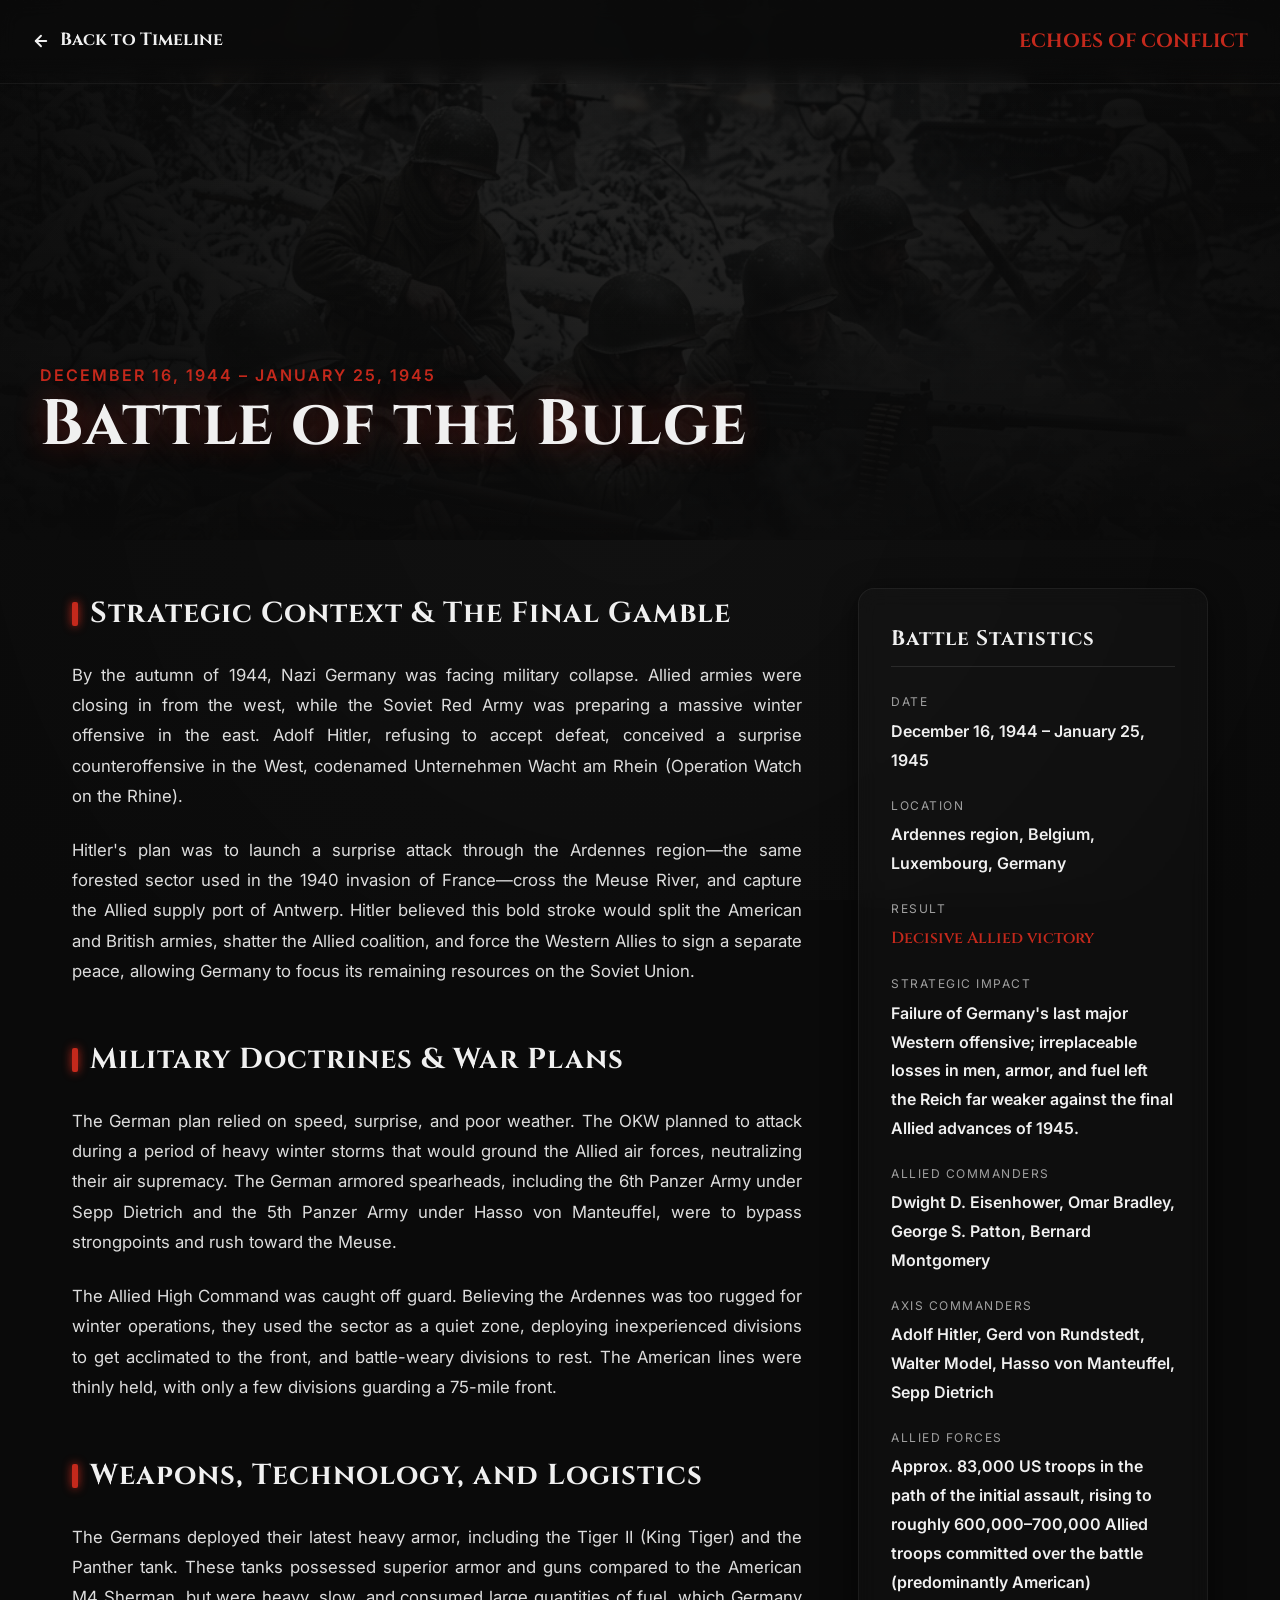
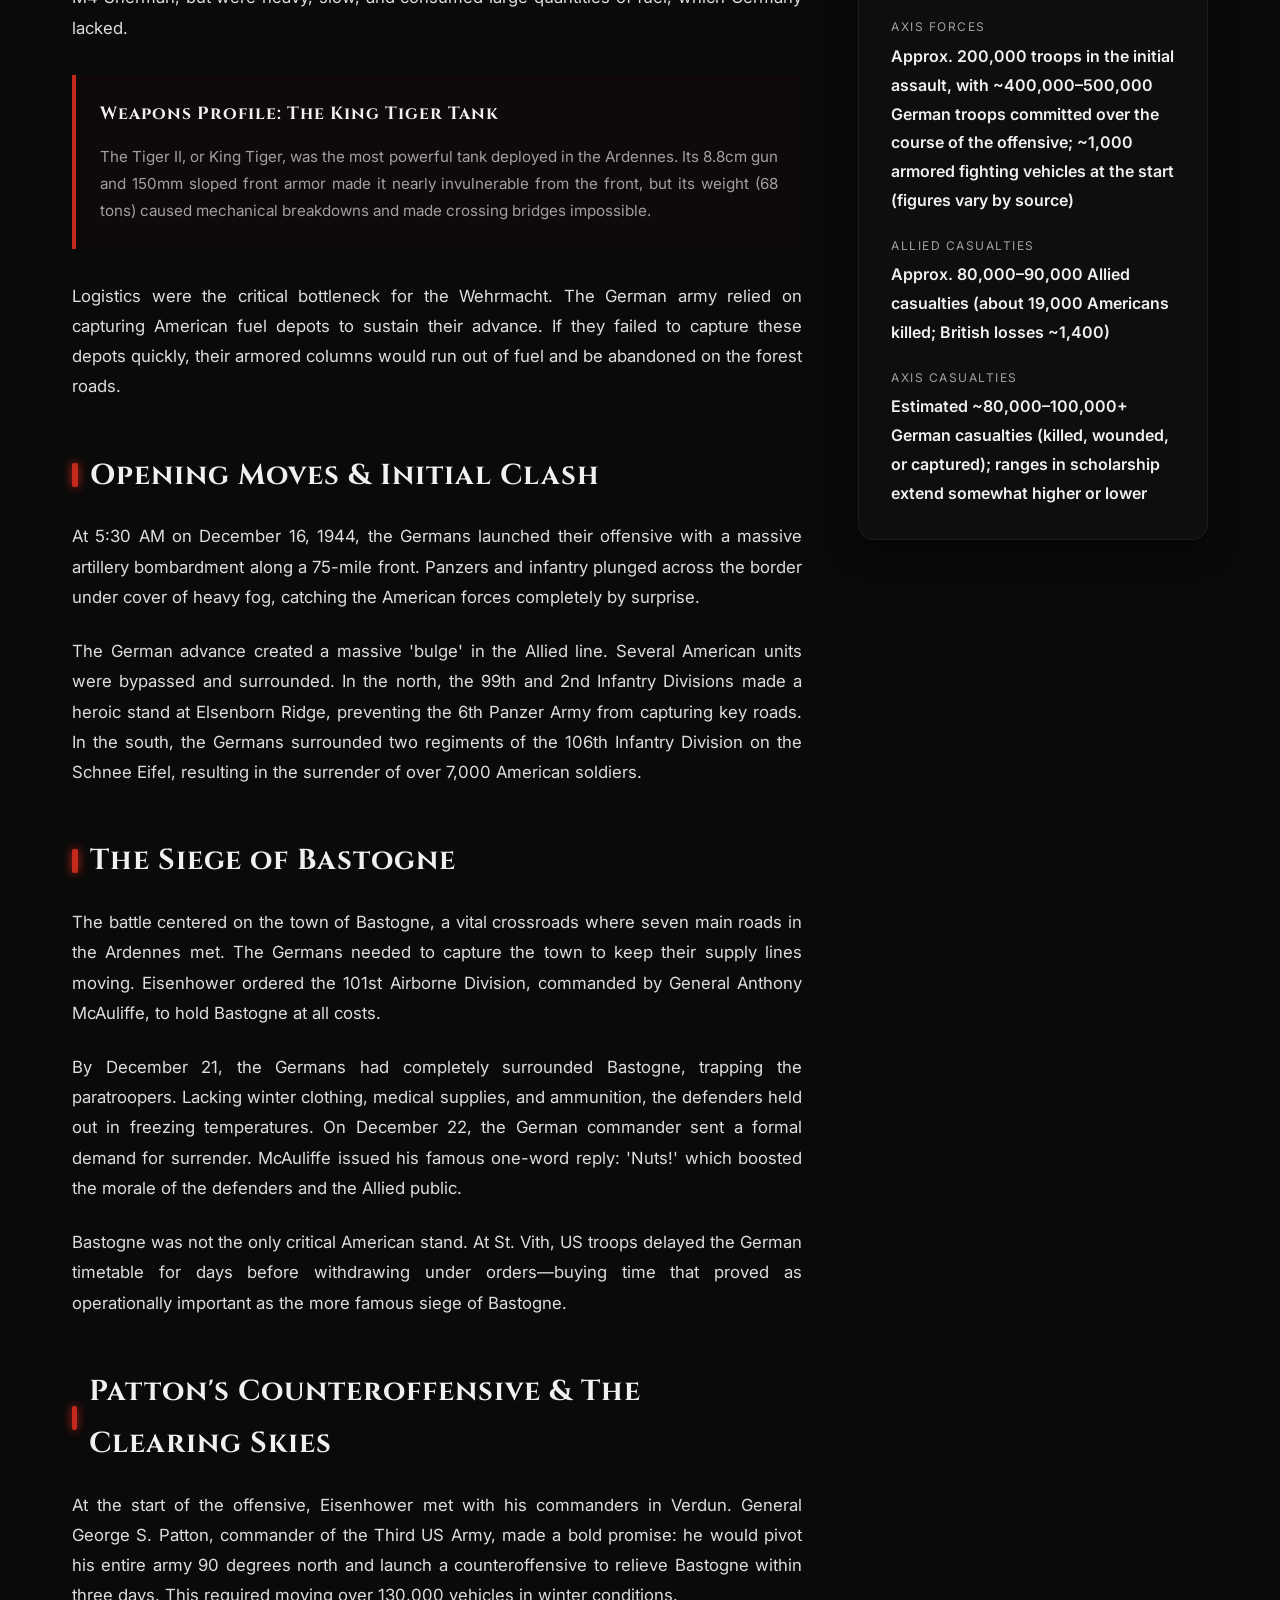
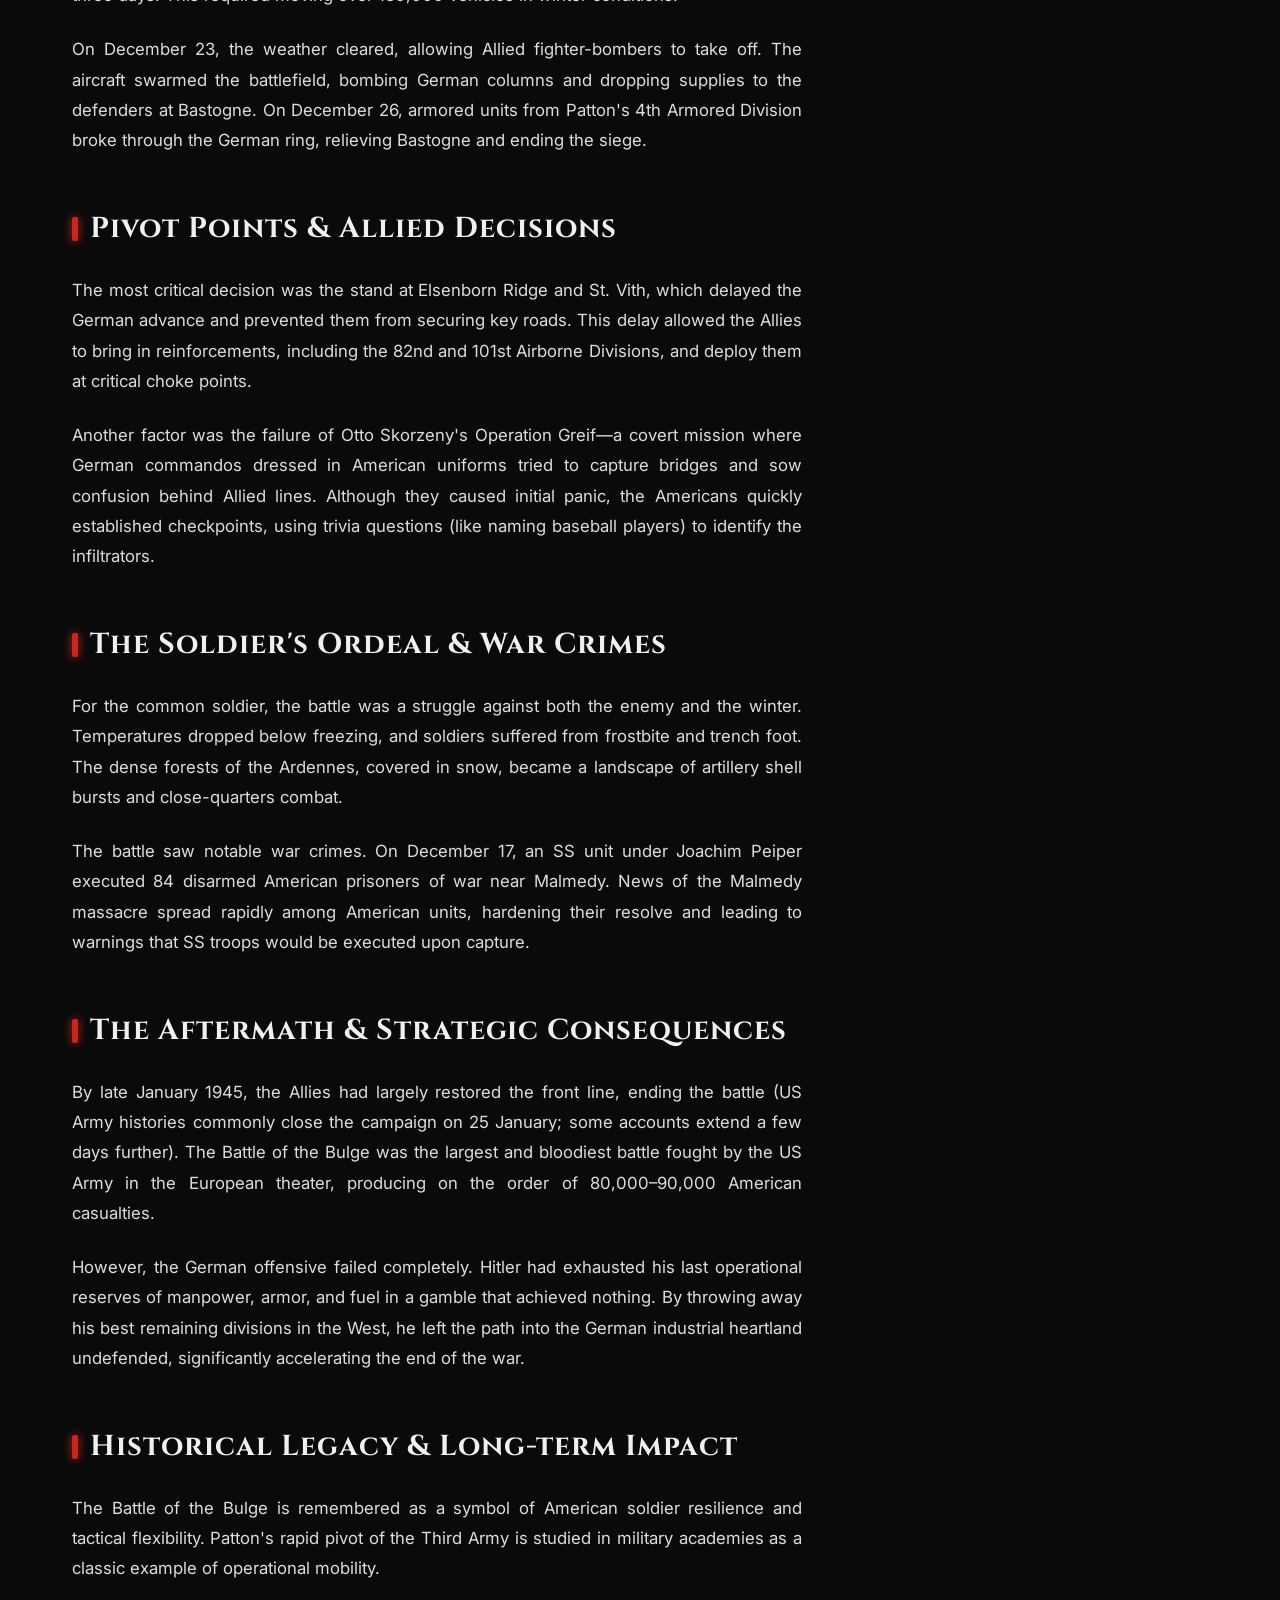
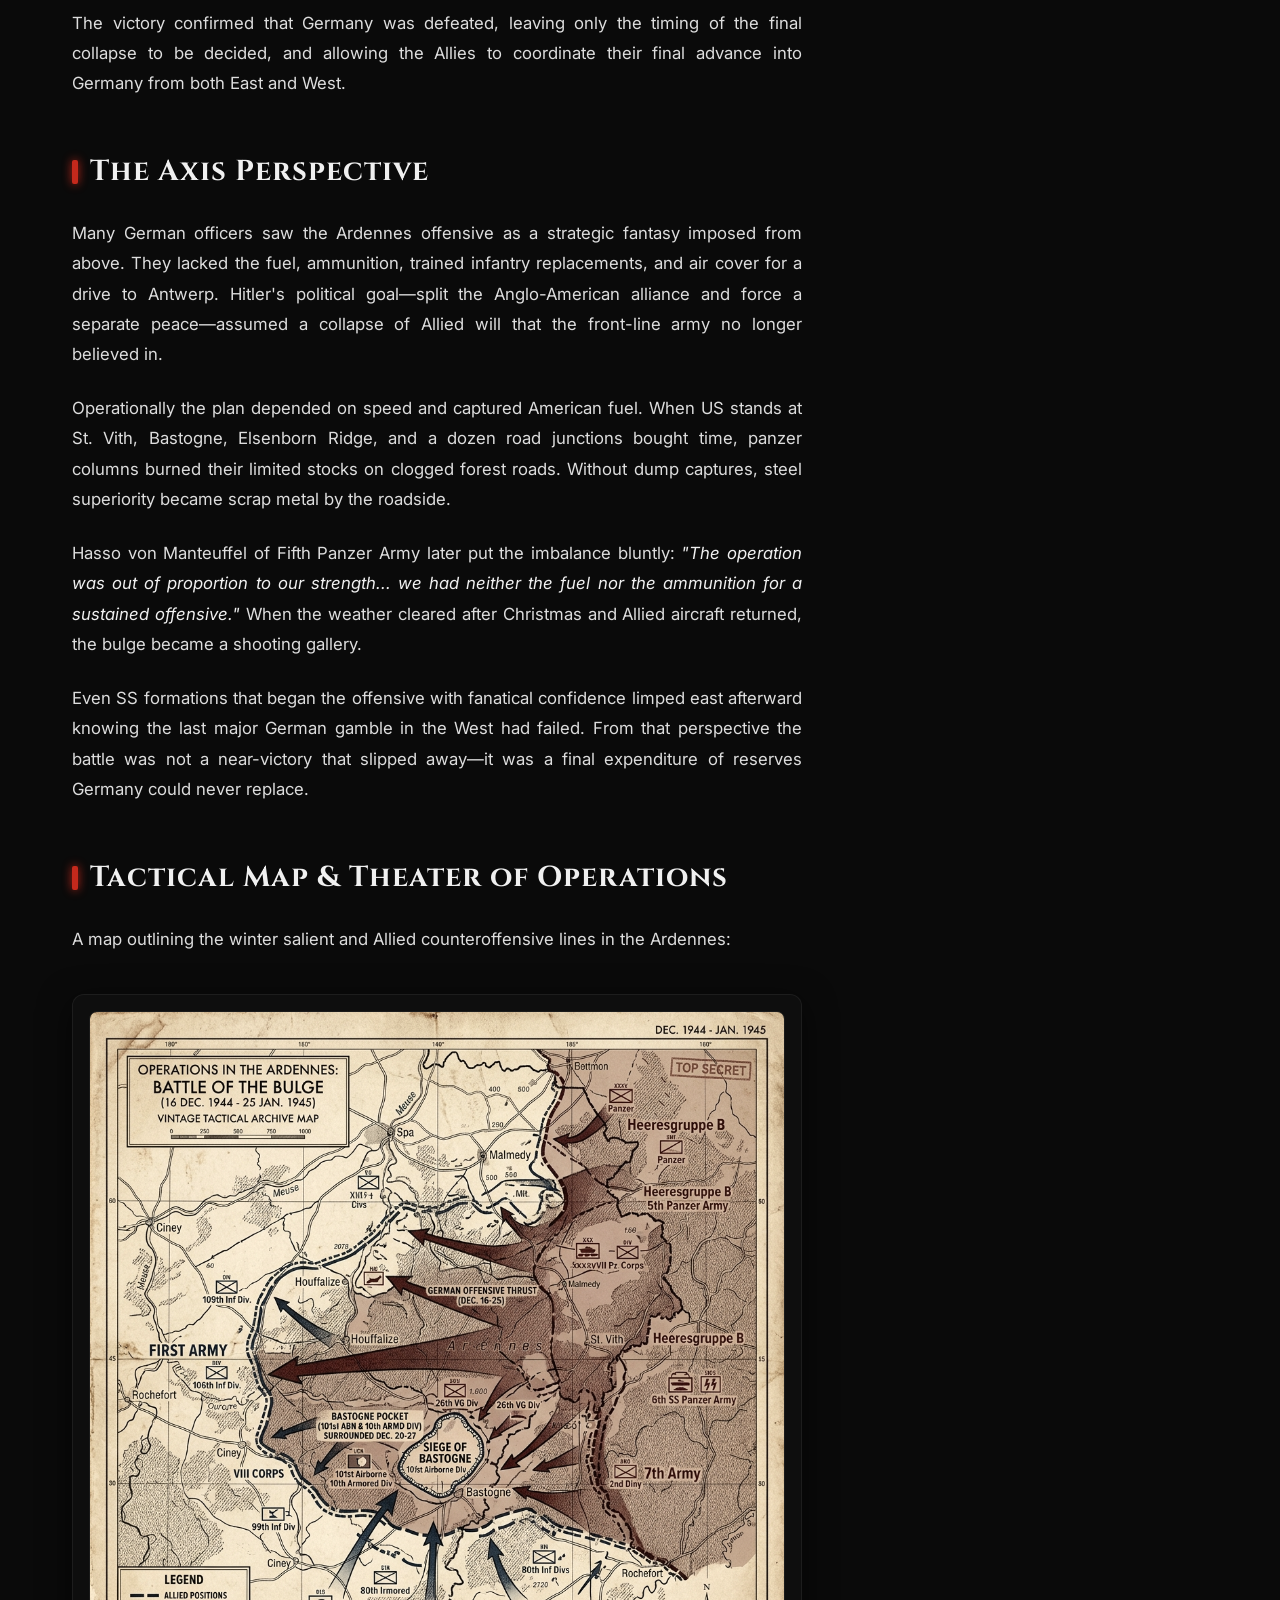
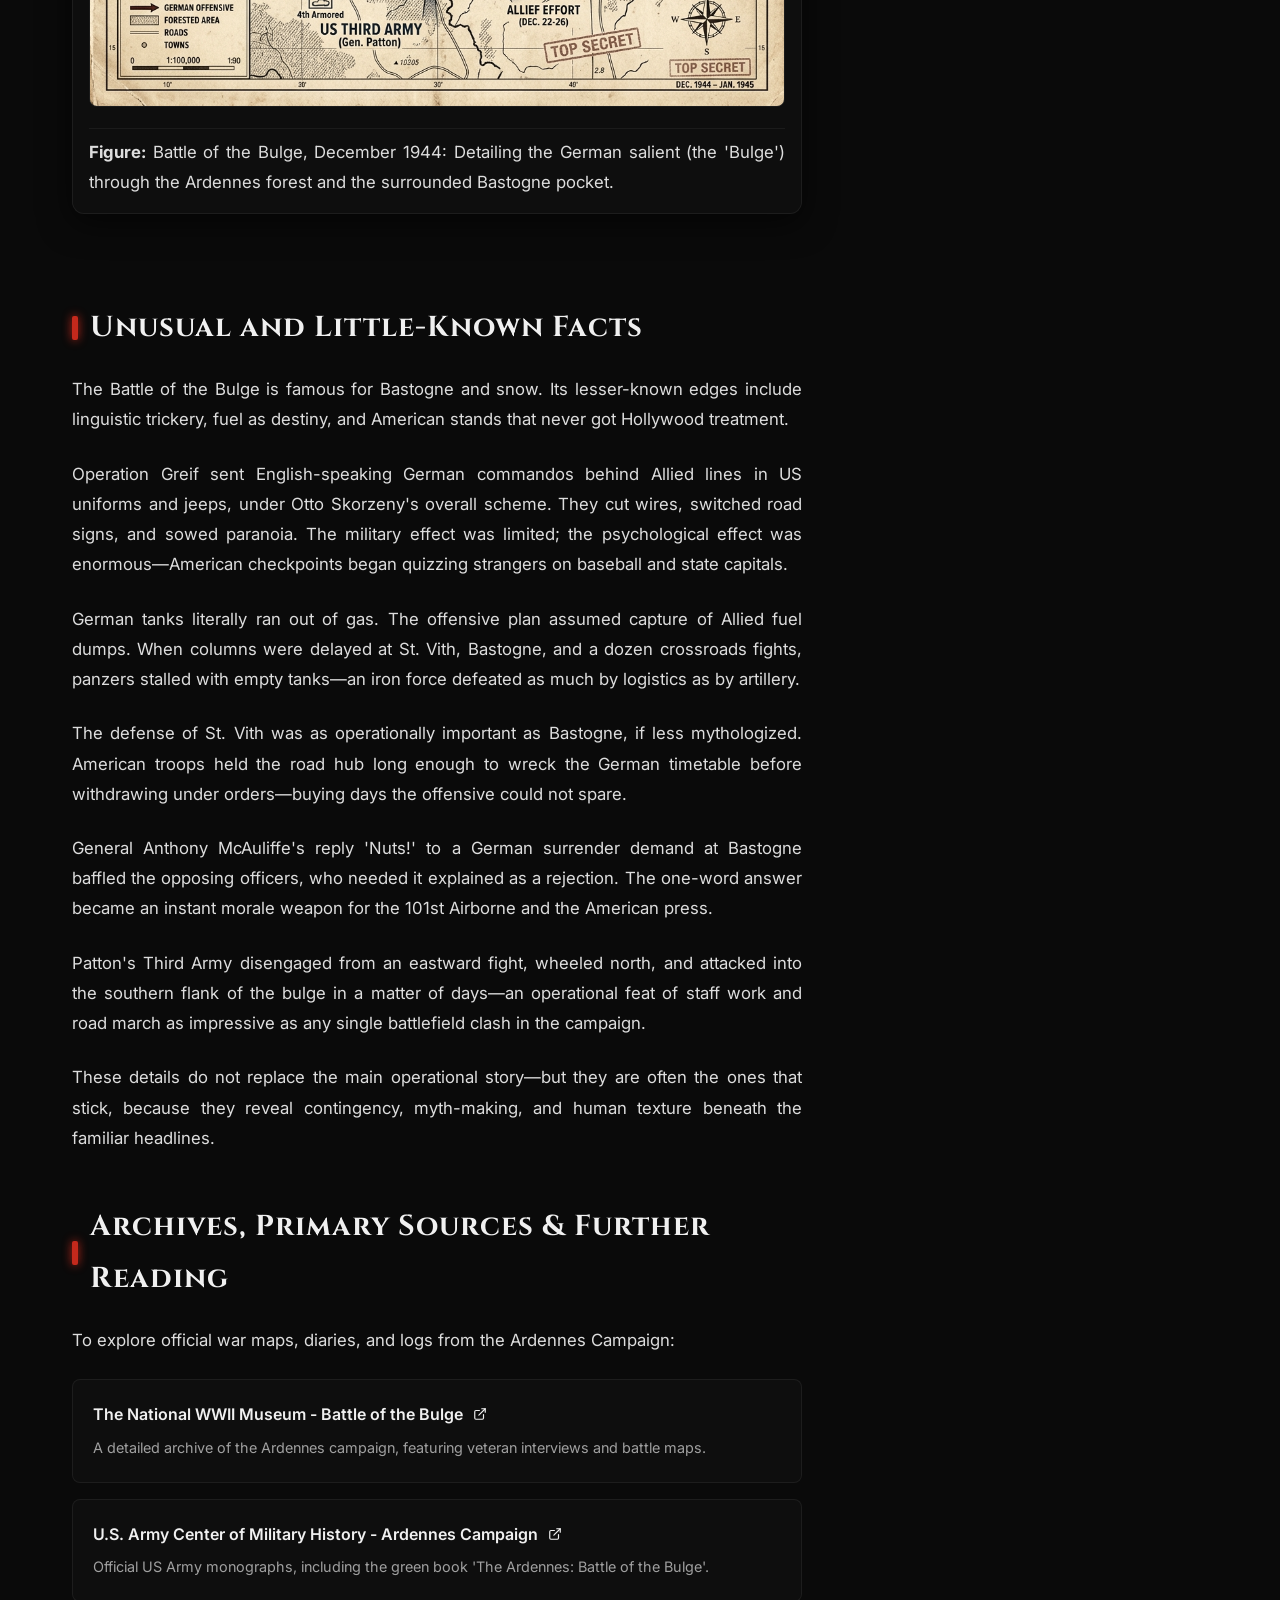
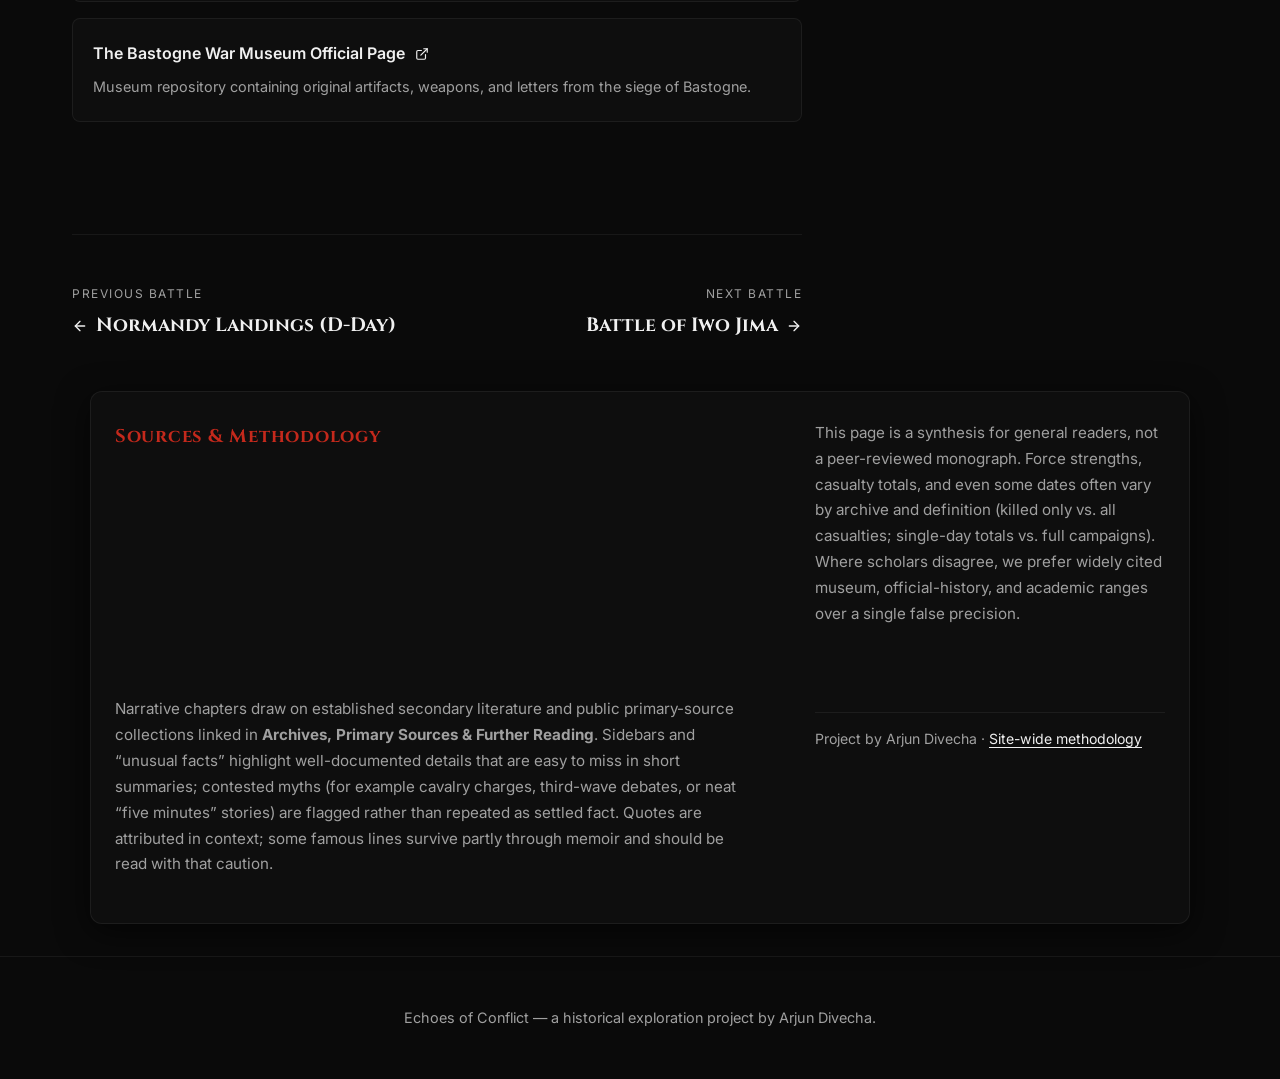
<file: battles/bulge.html>
<!DOCTYPE html>
<html lang="en">
<head>
    <meta charset="UTF-8">
    <meta name="viewport" content="width=device-width, initial-scale=1.0">
    <meta name="description" content="Battle of the Bulge (December 16, 1944 – January 25, 1945): Failure of Germany's last major Western offensive; irreplaceable losses in men, armor, and fuel left the Reich far weaker against the final Allied advances of 1945.">
    <title>Battle of the Bulge - Echoes of Conflict</title>
    <link rel="preconnect" href="https://fonts.googleapis.com">
    <link rel="preconnect" href="https://fonts.gstatic.com" crossorigin>
    <link href="https://fonts.googleapis.com/css2?family=Cinzel:wght@400;700&family=Inter:wght@300;400;600&display=swap" rel="stylesheet">
    <link rel="stylesheet" href="../battle-detail.css">
</head>
<body>
    <div class="background-overlay"></div>
    
    <nav class="navbar">
        <a href="../index.html" class="nav-home-link">
            <svg xmlns="http://www.w3.org/2000/svg" viewBox="0 0 24 24" fill="none" stroke="currentColor" stroke-width="2.5" stroke-linecap="round" stroke-linejoin="round">
                <line x1="19" y1="12" x2="5" y2="12"></line>
                <polyline points="12 19 5 12 12 5"></polyline>
            </svg>
            Back to Timeline
        </a>
        <span style="font-family: var(--font-heading); font-weight: 700; font-size: 1.2rem; color: var(--accent);">ECHOES OF CONFLICT</span>
    </nav>

    <header class="hero-detail">
        <img src="../assets/images/battle_of_bulge_1783712254116.png" alt="Battle of the Bulge" class="hero-detail-bg">
        <div class="hero-detail-content">
            <span class="hero-date">December 16, 1944 – January 25, 1945</span>
            <h1 class="hero-title">Battle of the Bulge</h1>
        </div>
    </header>

    <main class="container">
        <article class="content-section">
            
        <section class="chapter" id="strategic-context-and-the-final-gamble">
            <h2 class="chapter-title">Strategic Context & The Final Gamble</h2>
            <p>By the autumn of 1944, Nazi Germany was facing military collapse. Allied armies were closing in from the west, while the Soviet Red Army was preparing a massive winter offensive in the east. Adolf Hitler, refusing to accept defeat, conceived a surprise counteroffensive in the West, codenamed Unternehmen Wacht am Rhein (Operation Watch on the Rhine).</p><p>Hitler's plan was to launch a surprise attack through the Ardennes region—the same forested sector used in the 1940 invasion of France—cross the Meuse River, and capture the Allied supply port of Antwerp. Hitler believed this bold stroke would split the American and British armies, shatter the Allied coalition, and force the Western Allies to sign a separate peace, allowing Germany to focus its remaining resources on the Soviet Union.</p>
        </section>
        

        <section class="chapter" id="military-doctrines-and-war-plans">
            <h2 class="chapter-title">Military Doctrines & War Plans</h2>
            <p>The German plan relied on speed, surprise, and poor weather. The OKW planned to attack during a period of heavy winter storms that would ground the Allied air forces, neutralizing their air supremacy. The German armored spearheads, including the 6th Panzer Army under Sepp Dietrich and the 5th Panzer Army under Hasso von Manteuffel, were to bypass strongpoints and rush toward the Meuse.</p><p>The Allied High Command was caught off guard. Believing the Ardennes was too rugged for winter operations, they used the sector as a quiet zone, deploying inexperienced divisions to get acclimated to the front, and battle-weary divisions to rest. The American lines were thinly held, with only a few divisions guarding a 75-mile front.</p>
        </section>
        

        <section class="chapter" id="weapons,-technology,-and-logistics">
            <h2 class="chapter-title">Weapons, Technology, and Logistics</h2>
            <p>The Germans deployed their latest heavy armor, including the Tiger II (King Tiger) and the Panther tank. These tanks possessed superior armor and guns compared to the American M4 Sherman, but were heavy, slow, and consumed large quantities of fuel, which Germany lacked.</p>
                <div class="sidebar-box">
                    <h4>Weapons Profile: The King Tiger Tank</h4>
                    <p>The Tiger II, or King Tiger, was the most powerful tank deployed in the Ardennes. Its 8.8cm gun and 150mm sloped front armor made it nearly invulnerable from the front, but its weight (68 tons) caused mechanical breakdowns and made crossing bridges impossible.</p>
                </div>
                <p>Logistics were the critical bottleneck for the Wehrmacht. The German army relied on capturing American fuel depots to sustain their advance. If they failed to capture these depots quickly, their armored columns would run out of fuel and be abandoned on the forest roads.</p>
        </section>
        

        <section class="chapter" id="opening-moves-and-initial-clash">
            <h2 class="chapter-title">Opening Moves & Initial Clash</h2>
            <p>At 5:30 AM on December 16, 1944, the Germans launched their offensive with a massive artillery bombardment along a 75-mile front. Panzers and infantry plunged across the border under cover of heavy fog, catching the American forces completely by surprise.</p><p>The German advance created a massive 'bulge' in the Allied line. Several American units were bypassed and surrounded. In the north, the 99th and 2nd Infantry Divisions made a heroic stand at Elsenborn Ridge, preventing the 6th Panzer Army from capturing key roads. In the south, the Germans surrounded two regiments of the 106th Infantry Division on the Schnee Eifel, resulting in the surrender of over 7,000 American soldiers.</p>
        </section>
        

        <section class="chapter" id="the-siege-of-bastogne">
            <h2 class="chapter-title">The Siege of Bastogne</h2>
            <p>The battle centered on the town of Bastogne, a vital crossroads where seven main roads in the Ardennes met. The Germans needed to capture the town to keep their supply lines moving. Eisenhower ordered the 101st Airborne Division, commanded by General Anthony McAuliffe, to hold Bastogne at all costs.</p><p>By December 21, the Germans had completely surrounded Bastogne, trapping the paratroopers. Lacking winter clothing, medical supplies, and ammunition, the defenders held out in freezing temperatures. On December 22, the German commander sent a formal demand for surrender. McAuliffe issued his famous one-word reply: 'Nuts!' which boosted the morale of the defenders and the Allied public.</p><p>Bastogne was not the only critical American stand. At St. Vith, US troops delayed the German timetable for days before withdrawing under orders—buying time that proved as operationally important as the more famous siege of Bastogne.</p>
        </section>
        

        <section class="chapter" id="patton's-counteroffensive-and-the-clearing-skies">
            <h2 class="chapter-title">Patton's Counteroffensive & The Clearing Skies</h2>
            <p>At the start of the offensive, Eisenhower met with his commanders in Verdun. General George S. Patton, commander of the Third US Army, made a bold promise: he would pivot his entire army 90 degrees north and launch a counteroffensive to relieve Bastogne within three days. This required moving over 130,000 vehicles in winter conditions.</p><p>On December 23, the weather cleared, allowing Allied fighter-bombers to take off. The aircraft swarmed the battlefield, bombing German columns and dropping supplies to the defenders at Bastogne. On December 26, armored units from Patton's 4th Armored Division broke through the German ring, relieving Bastogne and ending the siege.</p>
        </section>
        

        <section class="chapter" id="pivot-points-and-allied-decisions">
            <h2 class="chapter-title">Pivot Points & Allied Decisions</h2>
            <p>The most critical decision was the stand at Elsenborn Ridge and St. Vith, which delayed the German advance and prevented them from securing key roads. This delay allowed the Allies to bring in reinforcements, including the 82nd and 101st Airborne Divisions, and deploy them at critical choke points.</p><p>Another factor was the failure of Otto Skorzeny's Operation Greif—a covert mission where German commandos dressed in American uniforms tried to capture bridges and sow confusion behind Allied lines. Although they caused initial panic, the Americans quickly established checkpoints, using trivia questions (like naming baseball players) to identify the infiltrators.</p>
        </section>
        

        <section class="chapter" id="the-soldier's-ordeal-and-war-crimes">
            <h2 class="chapter-title">The Soldier's Ordeal & War Crimes</h2>
            <p>For the common soldier, the battle was a struggle against both the enemy and the winter. Temperatures dropped below freezing, and soldiers suffered from frostbite and trench foot. The dense forests of the Ardennes, covered in snow, became a landscape of artillery shell bursts and close-quarters combat.</p><p>The battle saw notable war crimes. On December 17, an SS unit under Joachim Peiper executed 84 disarmed American prisoners of war near Malmedy. News of the Malmedy massacre spread rapidly among American units, hardening their resolve and leading to warnings that SS troops would be executed upon capture.</p>
        </section>
        

        <section class="chapter" id="the-aftermath-and-strategic-consequences">
            <h2 class="chapter-title">The Aftermath & Strategic Consequences</h2>
            <p>By late January 1945, the Allies had largely restored the front line, ending the battle (US Army histories commonly close the campaign on 25 January; some accounts extend a few days further). The Battle of the Bulge was the largest and bloodiest battle fought by the US Army in the European theater, producing on the order of 80,000–90,000 American casualties.</p><p>However, the German offensive failed completely. Hitler had exhausted his last operational reserves of manpower, armor, and fuel in a gamble that achieved nothing. By throwing away his best remaining divisions in the West, he left the path into the German industrial heartland undefended, significantly accelerating the end of the war.</p>
        </section>
        

        <section class="chapter" id="historical-legacy-and-long-term-impact">
            <h2 class="chapter-title">Historical Legacy & Long-term Impact</h2>
            <p>The Battle of the Bulge is remembered as a symbol of American soldier resilience and tactical flexibility. Patton's rapid pivot of the Third Army is studied in military academies as a classic example of operational mobility.</p><p>The victory confirmed that Germany was defeated, leaving only the timing of the final collapse to be decided, and allowing the Allies to coordinate their final advance into Germany from both East and West.</p>
        </section>
        

        <section class="chapter" id="the-axis-perspective">
            <h2 class="chapter-title">The Axis Perspective</h2>
            <p>Many German officers saw the Ardennes offensive as a strategic fantasy imposed from above. They lacked the fuel, ammunition, trained infantry replacements, and air cover for a drive to Antwerp. Hitler's political goal—split the Anglo-American alliance and force a separate peace—assumed a collapse of Allied will that the front-line army no longer believed in.</p><p>Operationally the plan depended on speed and captured American fuel. When US stands at St. Vith, Bastogne, Elsenborn Ridge, and a dozen road junctions bought time, panzer columns burned their limited stocks on clogged forest roads. Without dump captures, steel superiority became scrap metal by the roadside.</p><p>Hasso von Manteuffel of Fifth Panzer Army later put the imbalance bluntly: <em>"The operation was out of proportion to our strength... we had neither the fuel nor the ammunition for a sustained offensive."</em> When the weather cleared after Christmas and Allied aircraft returned, the bulge became a shooting gallery.</p><p>Even SS formations that began the offensive with fanatical confidence limped east afterward knowing the last major German gamble in the West had failed. From that perspective the battle was not a near-victory that slipped away—it was a final expenditure of reserves Germany could never replace.</p>
        </section>
        

        <section class="chapter" id="tactical-map-and-theater-of-operations">
            <h2 class="chapter-title">Tactical Map & Theater of Operations</h2>
            <p>A map outlining the winter salient and Allied counteroffensive lines in the Ardennes:</p>
                <div class="battle-map-container">
                    <img src="../assets/images/maps/map_bulge.png" alt="Battle of the Bulge Tactical Map" class="battle-map-img">
                    <p class="battle-map-caption"><strong>Figure:</strong> Battle of the Bulge, December 1944: Detailing the German salient (the 'Bulge') through the Ardennes forest and the surrounded Bastogne pocket.</p>
                </div>
                
        </section>
        

        <section class="chapter" id="unusual-and-little-known-facts">
            <h2 class="chapter-title">Unusual and Little-Known Facts</h2>
            <p>The Battle of the Bulge is famous for Bastogne and snow. Its lesser-known edges include linguistic trickery, fuel as destiny, and American stands that never got Hollywood treatment.</p><p>Operation Greif sent English-speaking German commandos behind Allied lines in US uniforms and jeeps, under Otto Skorzeny's overall scheme. They cut wires, switched road signs, and sowed paranoia. The military effect was limited; the psychological effect was enormous—American checkpoints began quizzing strangers on baseball and state capitals.</p><p>German tanks literally ran out of gas. The offensive plan assumed capture of Allied fuel dumps. When columns were delayed at St. Vith, Bastogne, and a dozen crossroads fights, panzers stalled with empty tanks—an iron force defeated as much by logistics as by artillery.</p><p>The defense of St. Vith was as operationally important as Bastogne, if less mythologized. American troops held the road hub long enough to wreck the German timetable before withdrawing under orders—buying days the offensive could not spare.</p><p>General Anthony McAuliffe's reply 'Nuts!' to a German surrender demand at Bastogne baffled the opposing officers, who needed it explained as a rejection. The one-word answer became an instant morale weapon for the 101st Airborne and the American press.</p><p>Patton's Third Army disengaged from an eastward fight, wheeled north, and attacked into the southern flank of the bulge in a matter of days—an operational feat of staff work and road march as impressive as any single battlefield clash in the campaign.</p><p>These details do not replace the main operational story—but they are often the ones that stick, because they reveal contingency, myth-making, and human texture beneath the familiar headlines.</p>
        </section>
        

        <section class="chapter" id="archives,-primary-sources-and-further-reading">
            <h2 class="chapter-title">Archives, Primary Sources & Further Reading</h2>
            <p>To explore official war maps, diaries, and logs from the Ardennes Campaign:</p><ul class="sources-list">
                    <li class="source-item">
                        <a href="https://www.nationalww2museum.org/war/articles/battle-of-the-bulge" target="_blank" rel="noopener noreferrer" class="source-link">
                            The National WWII Museum - Battle of the Bulge
                            <svg xmlns="http://www.w3.org/2000/svg" width="14" height="14" viewBox="0 0 24 24" fill="none" stroke="currentColor" stroke-width="2" stroke-linecap="round" stroke-linejoin="round" style="margin-left: 2px;">
                                <path d="M18 13v6a2 2 0 0 1-2 2H5a2 2 0 0 1-2-2V8a2 2 0 0 1 2-2h6"></path>
                                <polyline points="15 3 21 3 21 9"></polyline>
                                <line x1="10" y1="14" x2="21" y2="3"></line>
                            </svg>
                        </a>
                        <span class="source-desc">A detailed archive of the Ardennes campaign, featuring veteran interviews and battle maps.</span>
                    </li>
                    
                    <li class="source-item">
                        <a href="https://history.army.mil/" target="_blank" rel="noopener noreferrer" class="source-link">
                            U.S. Army Center of Military History - Ardennes Campaign
                            <svg xmlns="http://www.w3.org/2000/svg" width="14" height="14" viewBox="0 0 24 24" fill="none" stroke="currentColor" stroke-width="2" stroke-linecap="round" stroke-linejoin="round" style="margin-left: 2px;">
                                <path d="M18 13v6a2 2 0 0 1-2 2H5a2 2 0 0 1-2-2V8a2 2 0 0 1 2-2h6"></path>
                                <polyline points="15 3 21 3 21 9"></polyline>
                                <line x1="10" y1="14" x2="21" y2="3"></line>
                            </svg>
                        </a>
                        <span class="source-desc">Official US Army monographs, including the green book 'The Ardennes: Battle of the Bulge'.</span>
                    </li>
                    
                    <li class="source-item">
                        <a href="https://www.bastognewarmuseum.be/" target="_blank" rel="noopener noreferrer" class="source-link">
                            The Bastogne War Museum Official Page
                            <svg xmlns="http://www.w3.org/2000/svg" width="14" height="14" viewBox="0 0 24 24" fill="none" stroke="currentColor" stroke-width="2" stroke-linecap="round" stroke-linejoin="round" style="margin-left: 2px;">
                                <path d="M18 13v6a2 2 0 0 1-2 2H5a2 2 0 0 1-2-2V8a2 2 0 0 1 2-2h6"></path>
                                <polyline points="15 3 21 3 21 9"></polyline>
                                <line x1="10" y1="14" x2="21" y2="3"></line>
                            </svg>
                        </a>
                        <span class="source-desc">Museum repository containing original artifacts, weapons, and letters from the siege of Bastogne.</span>
                    </li>
                    </ul>
        </section>
        
        </article>

        <aside class="sidebar">
            <div class="stat-card">
                <h3 class="stat-card-title">Battle Statistics</h3>
                <div class="stat-item">
                    <span class="stat-label">Date</span>
                    <span class="stat-value">December 16, 1944 – January 25, 1945</span>
                </div>
                <div class="stat-item">
                    <span class="stat-label">Location</span>
                    <span class="stat-value">Ardennes region, Belgium, Luxembourg, Germany</span>
                </div>
                <div class="stat-item">
                    <span class="stat-label">Result</span>
                    <span class="stat-value outcome">Decisive Allied victory</span>
                </div>
                <div class="stat-item">
                    <span class="stat-label">Strategic Impact</span>
                    <span class="stat-value">Failure of Germany's last major Western offensive; irreplaceable losses in men, armor, and fuel left the Reich far weaker against the final Allied advances of 1945.</span>
                </div>
                <div class="stat-item">
                    <span class="stat-label">Allied Commanders</span>
                    <span class="stat-value">Dwight D. Eisenhower, Omar Bradley, George S. Patton, Bernard Montgomery</span>
                </div>
                <div class="stat-item">
                    <span class="stat-label">Axis Commanders</span>
                    <span class="stat-value">Adolf Hitler, Gerd von Rundstedt, Walter Model, Hasso von Manteuffel, Sepp Dietrich</span>
                </div>
                <div class="stat-item">
                    <span class="stat-label">Allied Forces</span>
                    <span class="stat-value">Approx. 83,000 US troops in the path of the initial assault, rising to roughly 600,000–700,000 Allied troops committed over the battle (predominantly American)</span>
                </div>
                <div class="stat-item">
                    <span class="stat-label">Axis Forces</span>
                    <span class="stat-value">Approx. 200,000 troops in the initial assault, with ~400,000–500,000 German troops committed over the course of the offensive; ~1,000 armored fighting vehicles at the start (figures vary by source)</span>
                </div>
                <div class="stat-item">
                    <span class="stat-label">Allied Casualties</span>
                    <span class="stat-value">Approx. 80,000–90,000 Allied casualties (about 19,000 Americans killed; British losses ~1,400)</span>
                </div>
                <div class="stat-item">
                    <span class="stat-label">Axis Casualties</span>
                    <span class="stat-value">Estimated ~80,000–100,000+ German casualties (killed, wounded, or captured); ranges in scholarship extend somewhat higher or lower</span>
                </div>
            </div>
        </aside>
    </main>

    <div class="container" style="padding-top: 0; padding-bottom: 0;">
        <nav class="page-navigation">
            
            <a href="d-day.html" class="nav-btn prev">
                <span class="nav-btn-label">Previous Battle</span>
                <span class="nav-btn-title">
                    <svg xmlns="http://www.w3.org/2000/svg" viewBox="0 0 24 24" fill="none" stroke="currentColor" stroke-width="2" stroke-linecap="round" stroke-linejoin="round">
                        <line x1="19" y1="12" x2="5" y2="12"></line>
                        <polyline points="12 19 5 12 12 5"></polyline>
                    </svg>
                    Normandy Landings (D-Day)
                </span>
            </a>
            
            
            <a href="iwo-jima.html" class="nav-btn next">
                <span class="nav-btn-label">Next Battle</span>
                <span class="nav-btn-title">
                    Battle of Iwo Jima
                    <svg xmlns="http://www.w3.org/2000/svg" viewBox="0 0 24 24" fill="none" stroke="currentColor" stroke-width="2" stroke-linecap="round" stroke-linejoin="round">
                        <line x1="5" y1="12" x2="19" y2="12"></line>
                        <polyline points="12 5 19 12 12 19"></polyline>
                    </svg>
                </span>
            </a>
            
        </nav>
    </div>

    <section class="methodology-note container">
        <h2 class="methodology-title">Sources &amp; Methodology</h2>
        <p>
            This page is a synthesis for general readers, not a peer-reviewed monograph. Force strengths, casualty totals, and even some dates
            often vary by archive and definition (killed only vs. all casualties; single-day totals vs. full campaigns). Where scholars disagree,
            we prefer widely cited museum, official-history, and academic ranges over a single false precision.
        </p>
        <p>
            Narrative chapters draw on established secondary literature and public primary-source collections linked in
            <strong>Archives, Primary Sources &amp; Further Reading</strong>. Sidebars and “unusual facts” highlight well-documented details that
            are easy to miss in short summaries; contested myths (for example cavalry charges, third-wave debates, or neat “five minutes” stories)
            are flagged rather than repeated as settled fact. Quotes are attributed in context; some famous lines survive partly through memoir and
            should be read with that caution.
        </p>
        <p class="methodology-footer-line">
            Project by Arjun Divecha · <a href="../index.html#methodology">Site-wide methodology</a>
        </p>
    </section>

    <footer>
        <p>Echoes of Conflict — a historical exploration project by Arjun Divecha.</p>
    </footer>
</body>
</html>
</file>
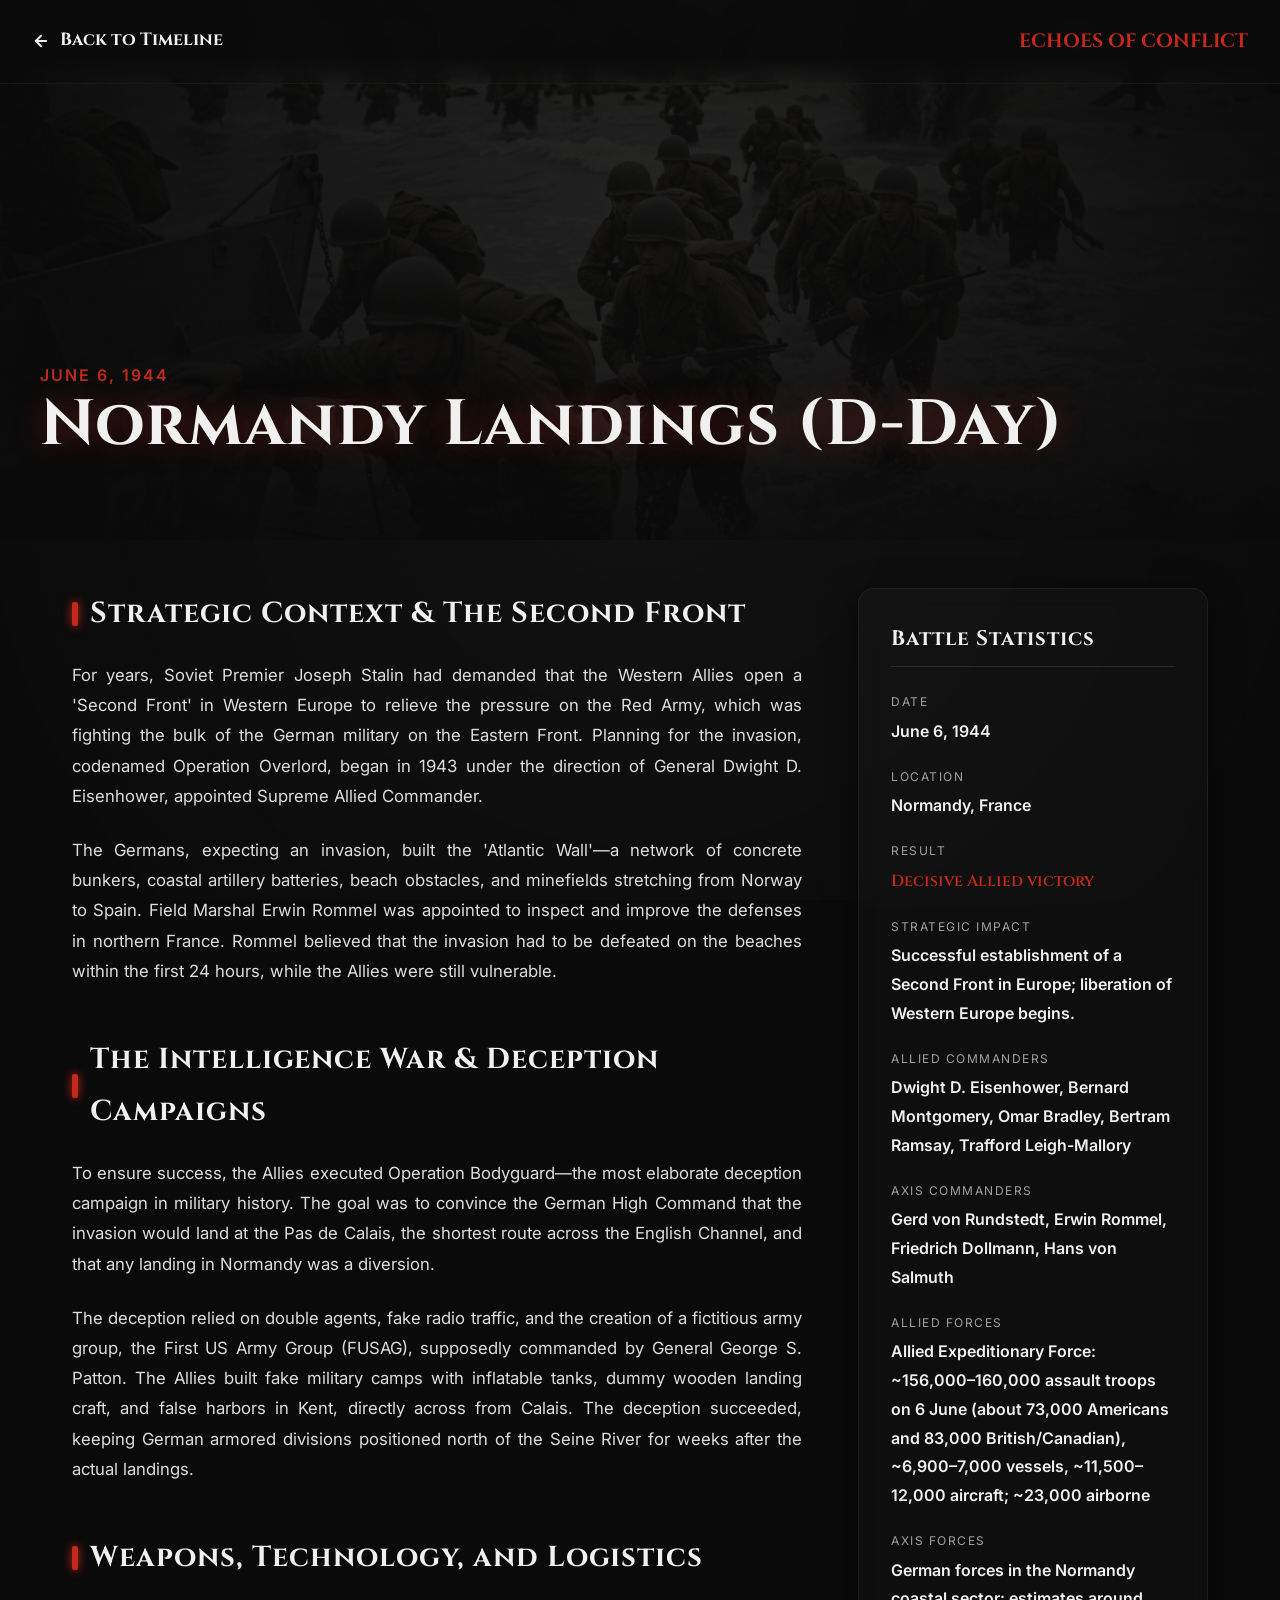
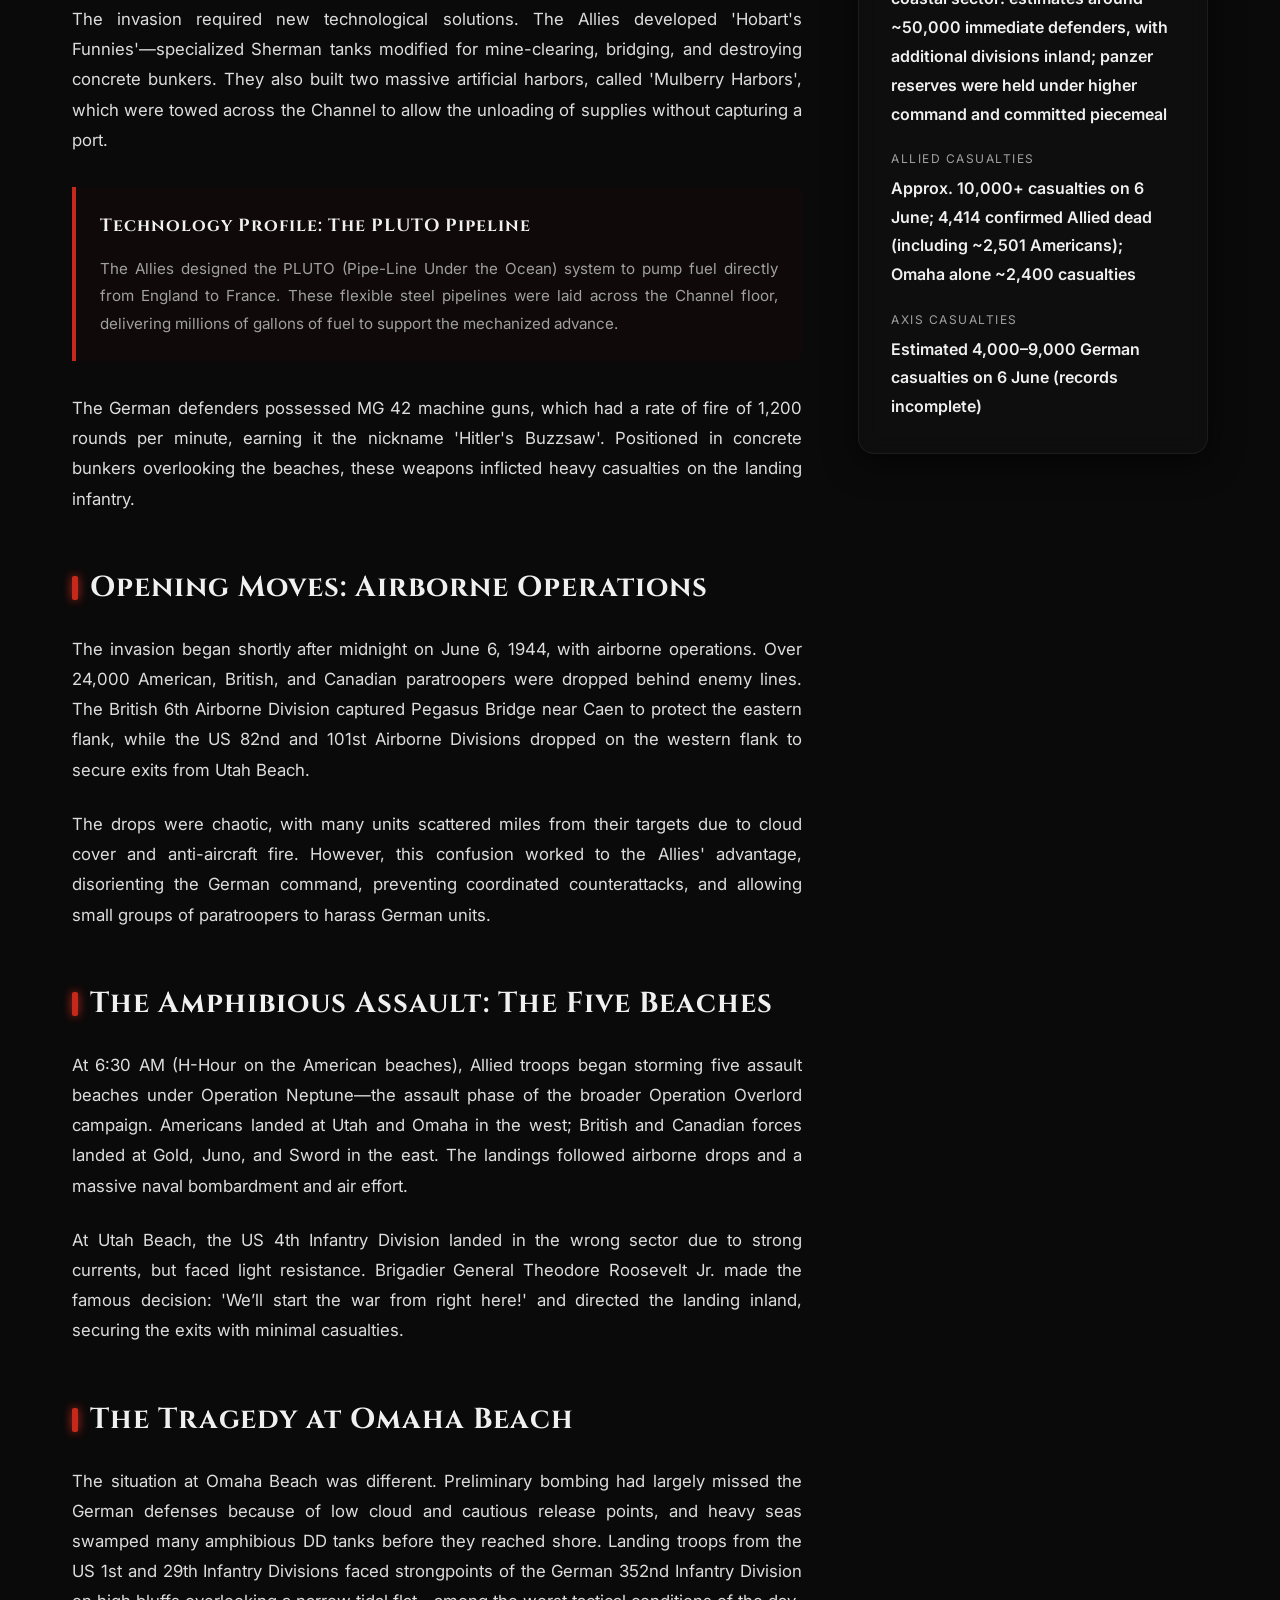
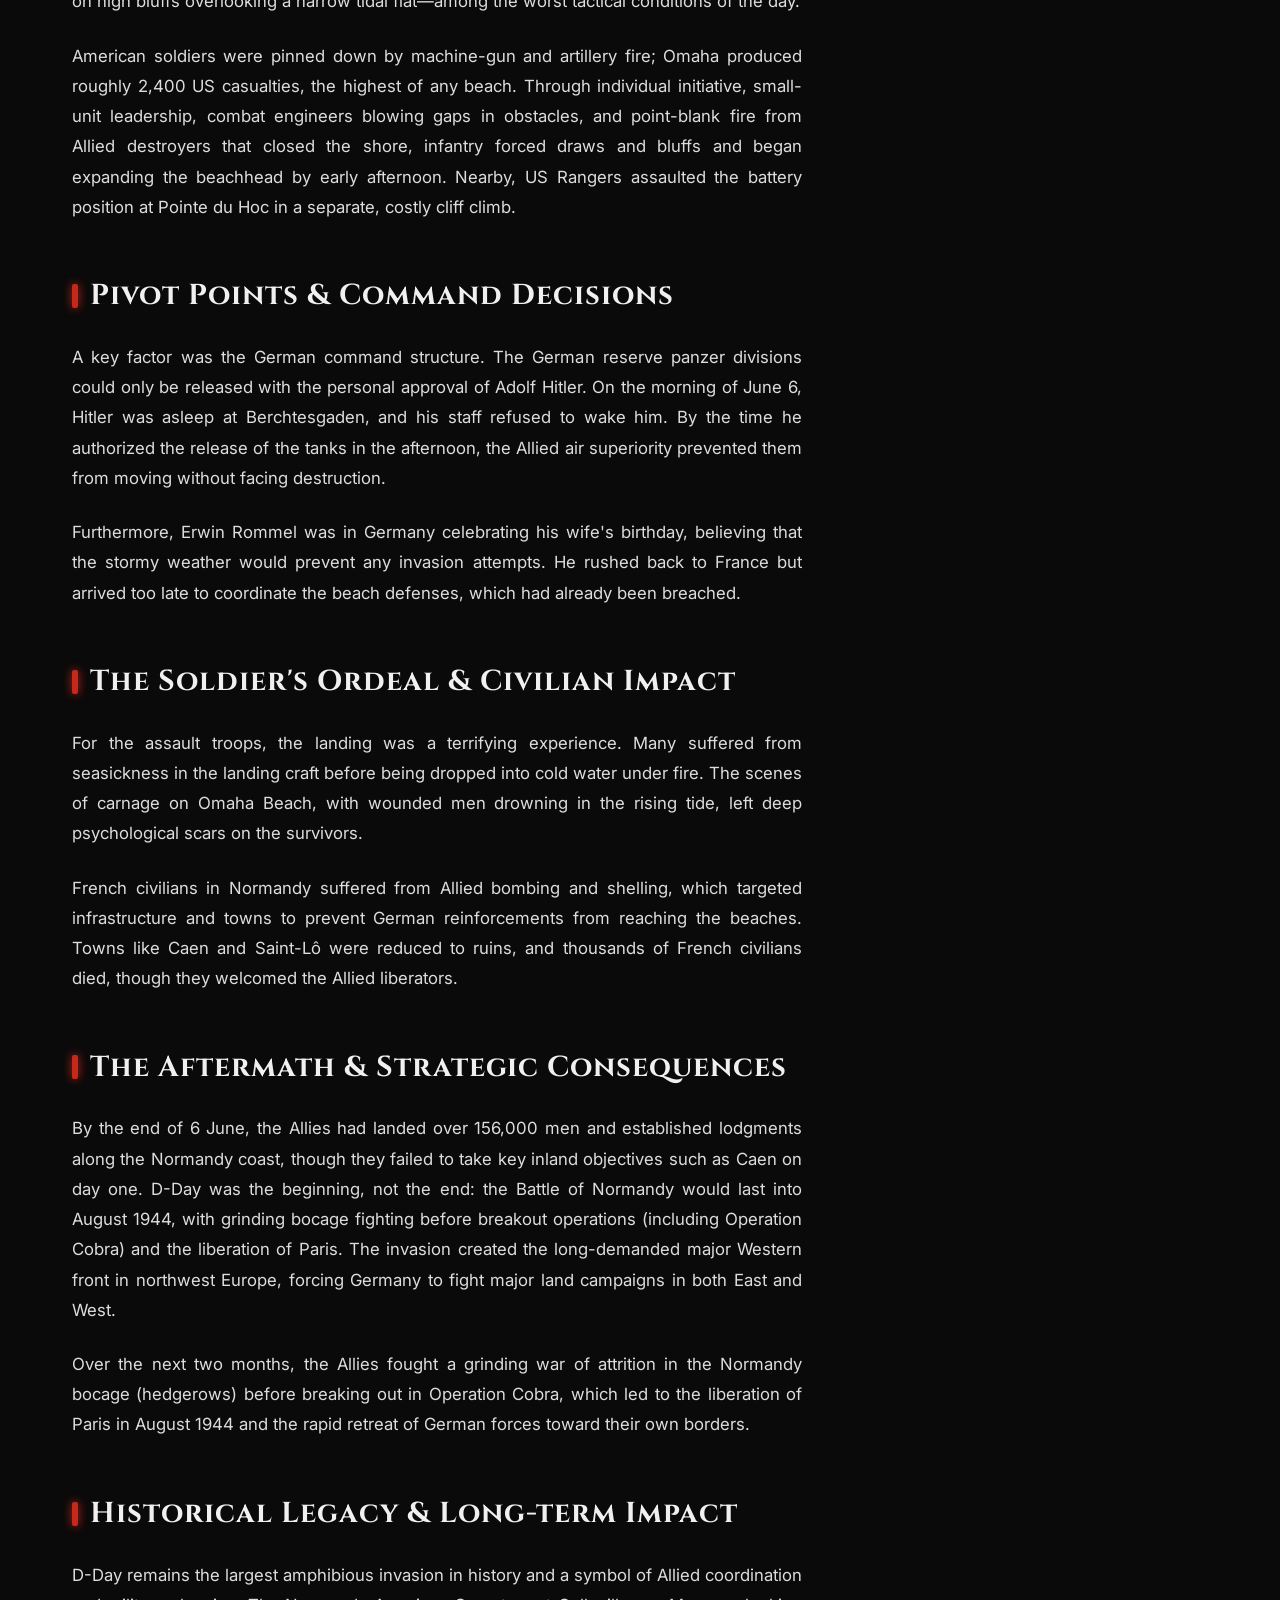
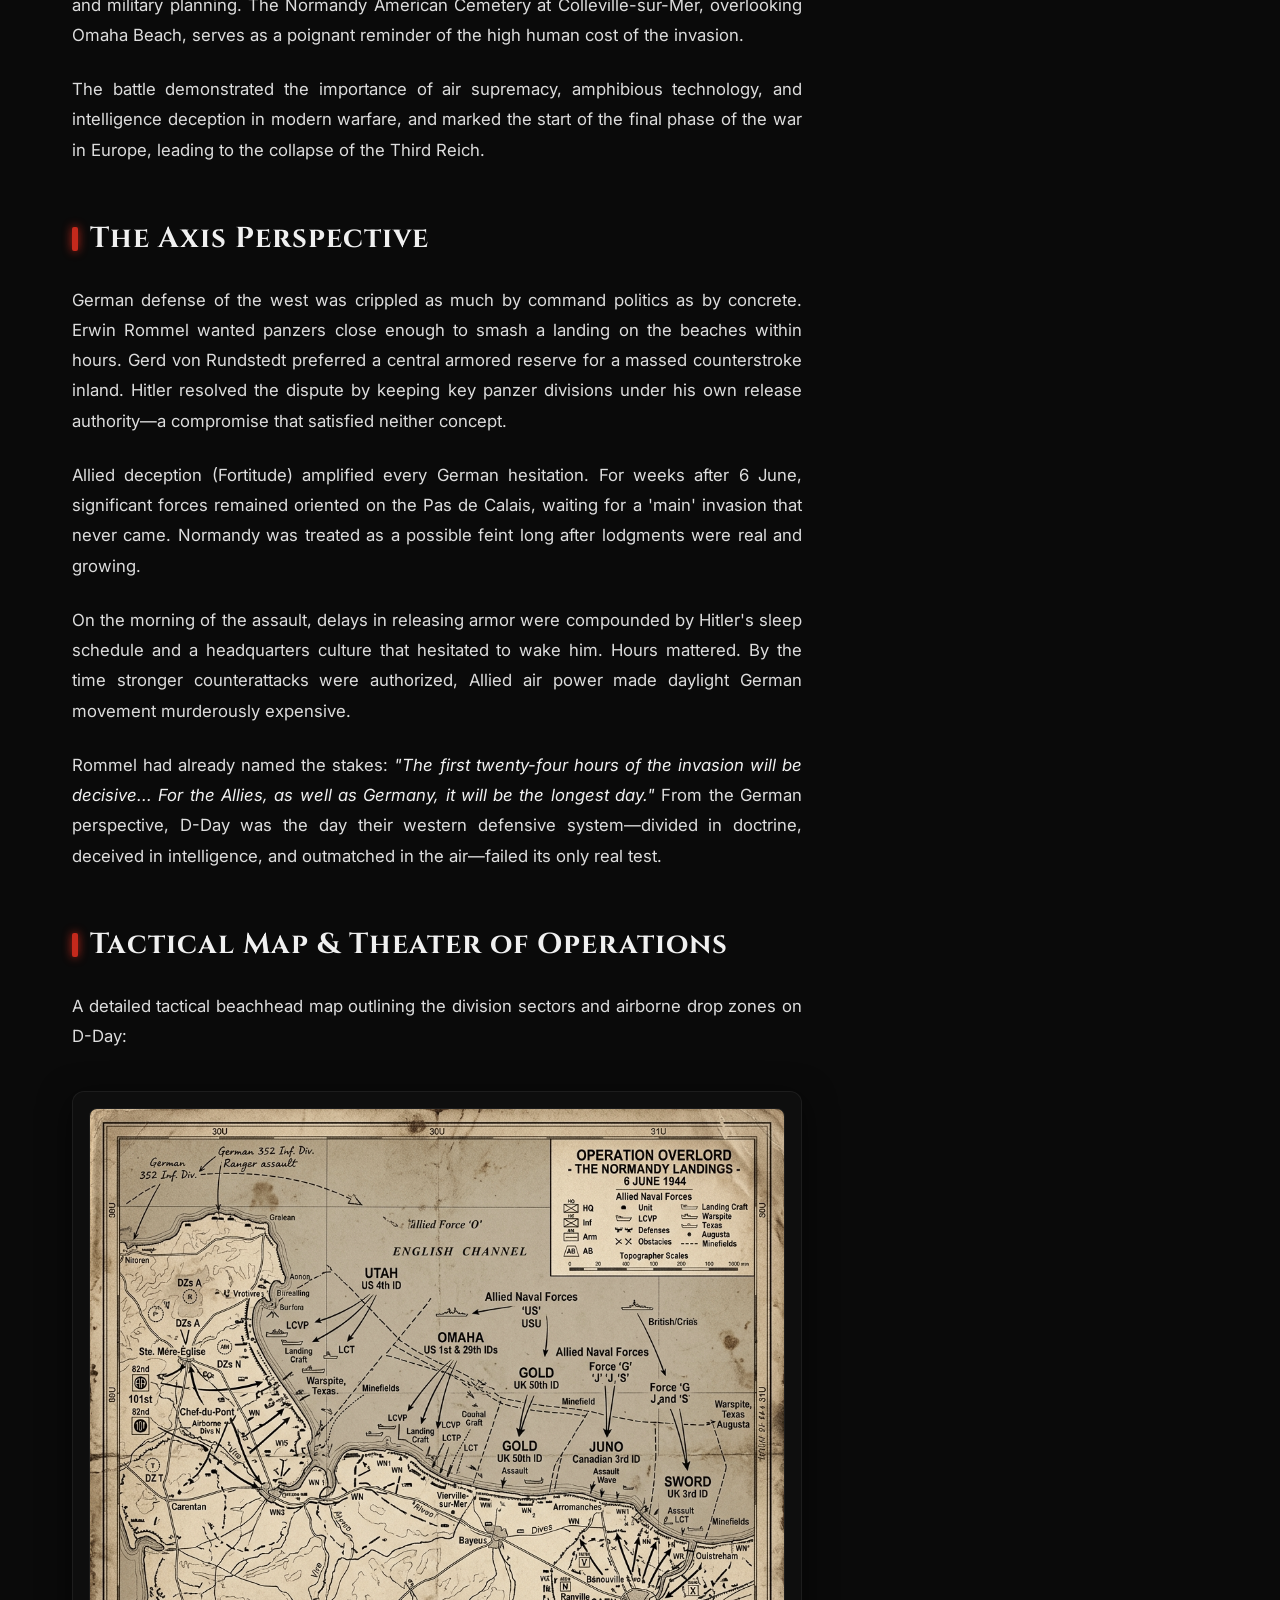
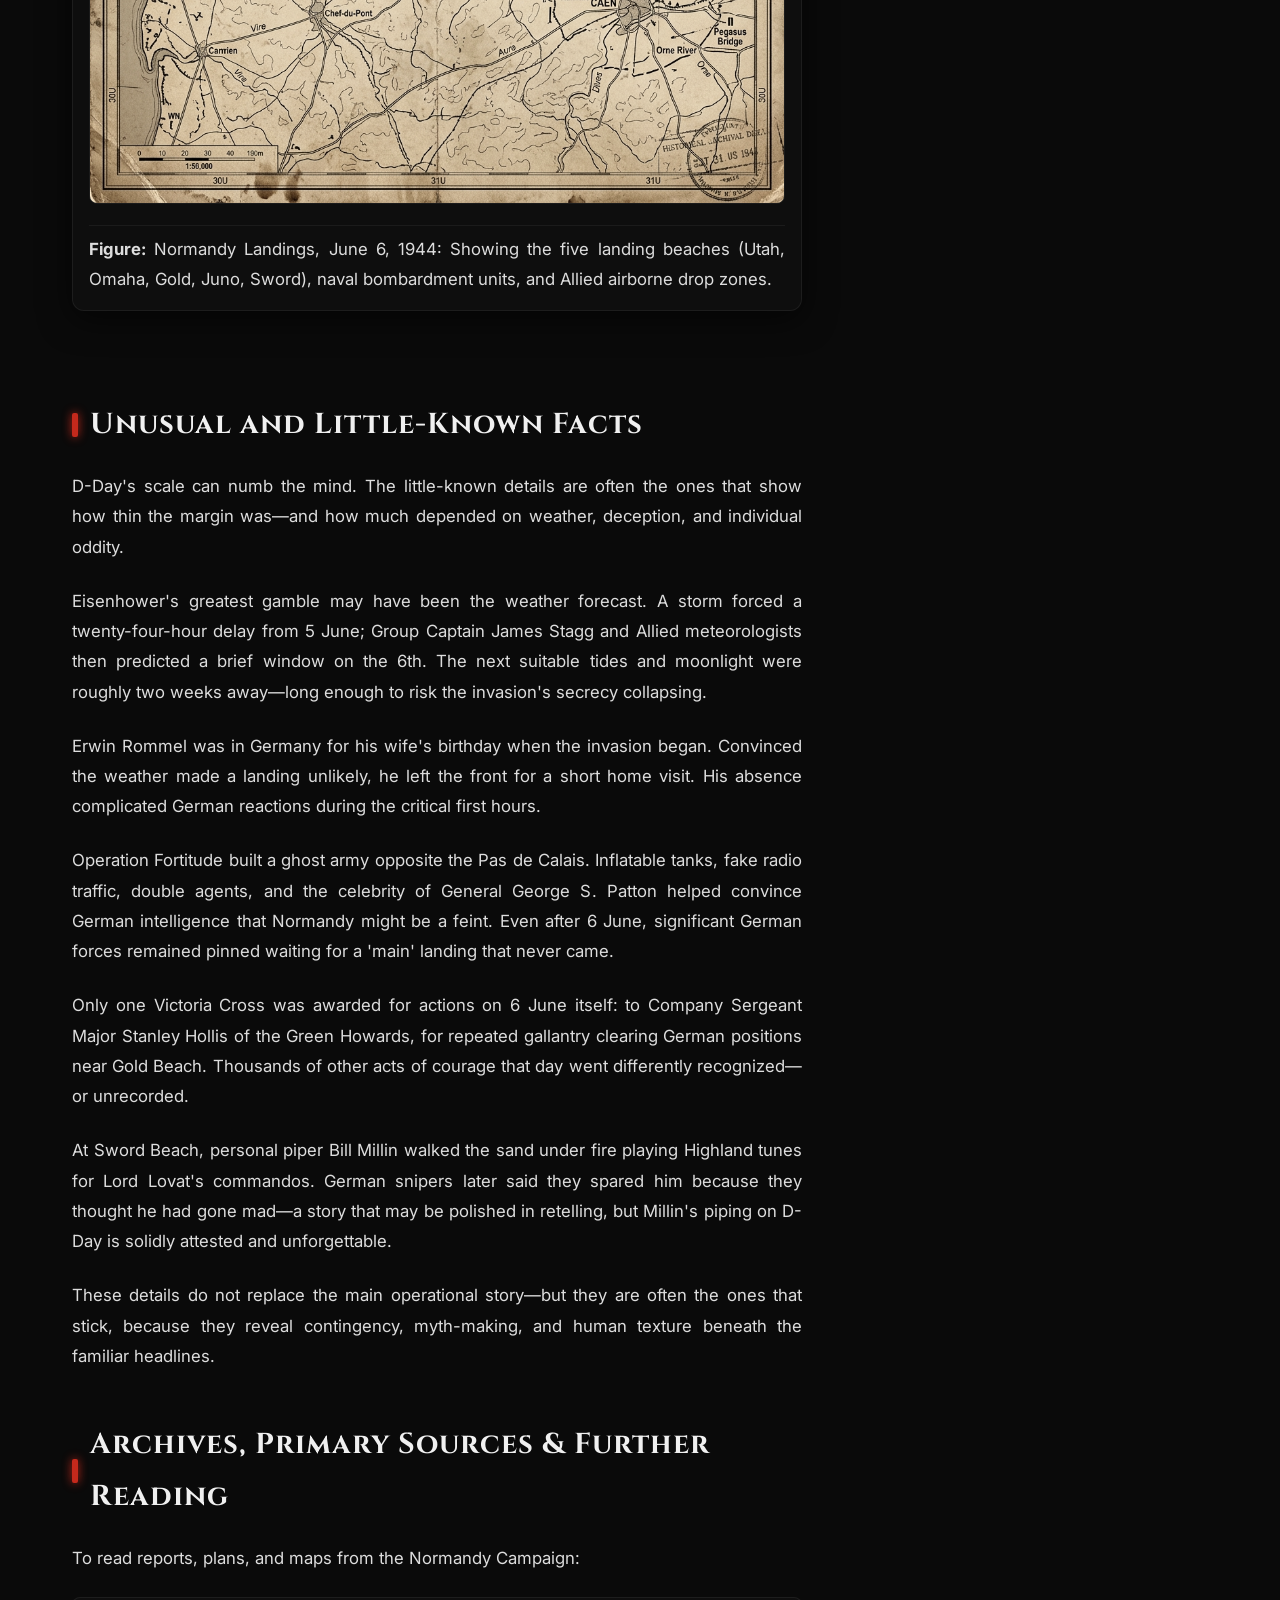
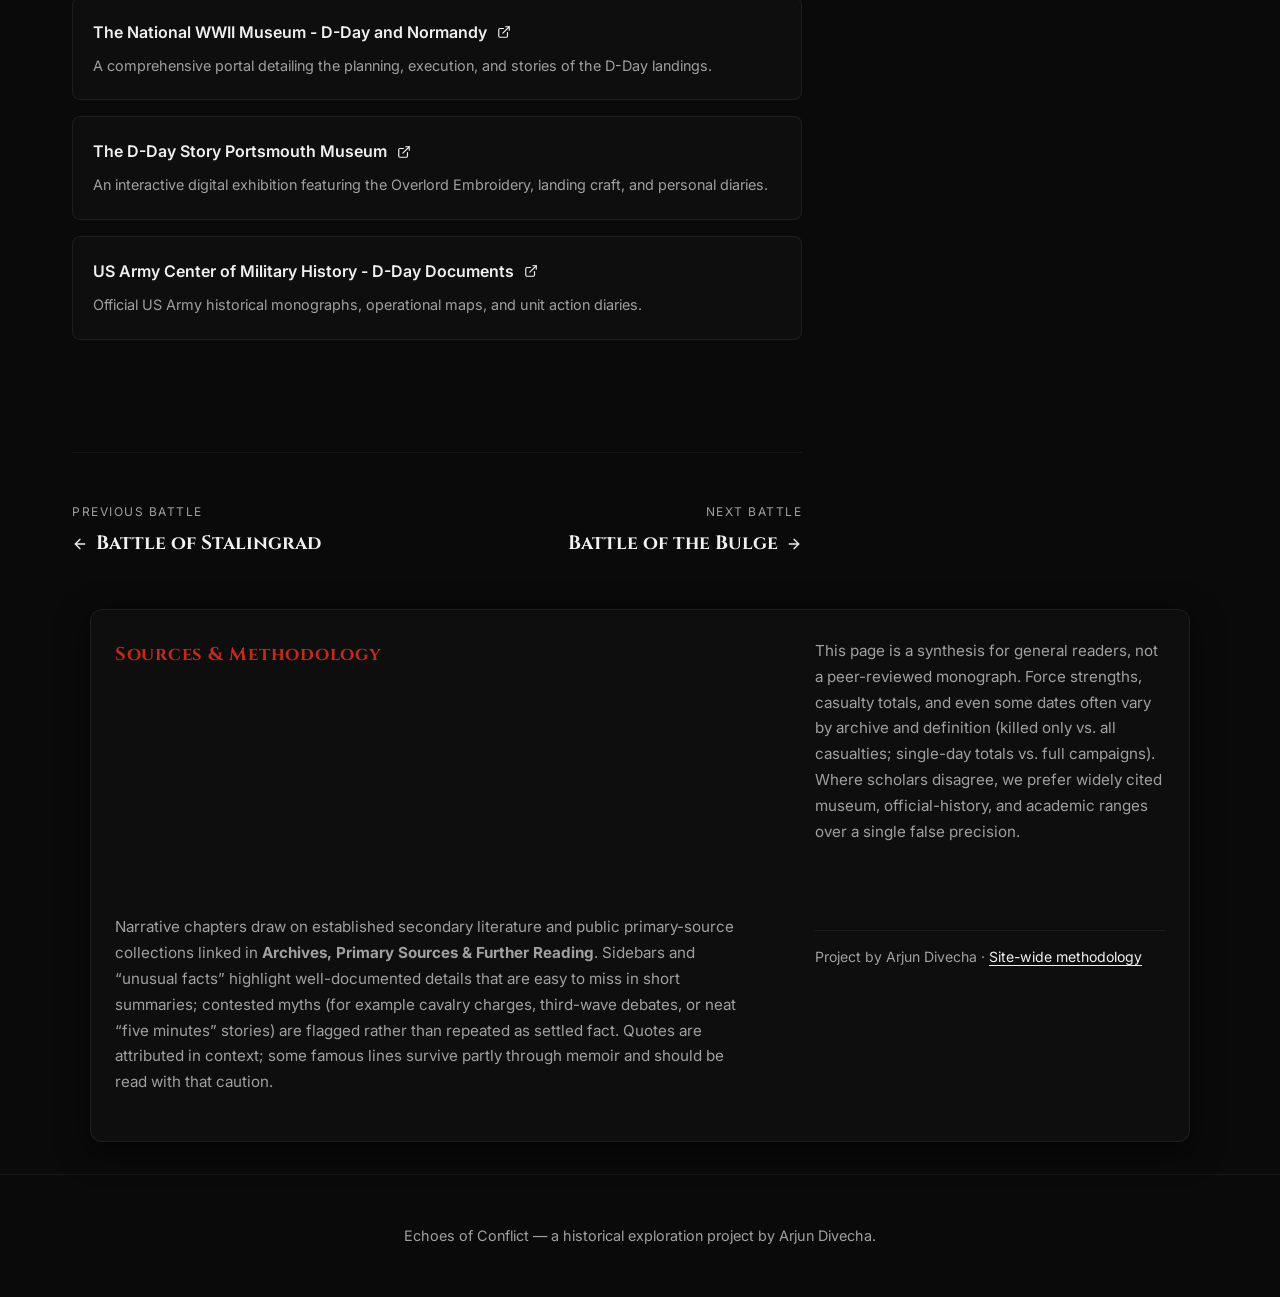
<file: battles/d-day.html>
<!DOCTYPE html>
<html lang="en">
<head>
    <meta charset="UTF-8">
    <meta name="viewport" content="width=device-width, initial-scale=1.0">
    <meta name="description" content="Normandy Landings (D-Day) (June 6, 1944): Successful establishment of a Second Front in Europe; liberation of Western Europe begins.">
    <title>Normandy Landings (D-Day) - Echoes of Conflict</title>
    <link rel="preconnect" href="https://fonts.googleapis.com">
    <link rel="preconnect" href="https://fonts.gstatic.com" crossorigin>
    <link href="https://fonts.googleapis.com/css2?family=Cinzel:wght@400;700&family=Inter:wght@300;400;600&display=swap" rel="stylesheet">
    <link rel="stylesheet" href="../battle-detail.css">
</head>
<body>
    <div class="background-overlay"></div>
    
    <nav class="navbar">
        <a href="../index.html" class="nav-home-link">
            <svg xmlns="http://www.w3.org/2000/svg" viewBox="0 0 24 24" fill="none" stroke="currentColor" stroke-width="2.5" stroke-linecap="round" stroke-linejoin="round">
                <line x1="19" y1="12" x2="5" y2="12"></line>
                <polyline points="12 19 5 12 12 5"></polyline>
            </svg>
            Back to Timeline
        </a>
        <span style="font-family: var(--font-heading); font-weight: 700; font-size: 1.2rem; color: var(--accent);">ECHOES OF CONFLICT</span>
    </nav>

    <header class="hero-detail">
        <img src="../assets/images/normandy_landings_1783712245867.png" alt="Normandy Landings (D-Day)" class="hero-detail-bg">
        <div class="hero-detail-content">
            <span class="hero-date">June 6, 1944</span>
            <h1 class="hero-title">Normandy Landings (D-Day)</h1>
        </div>
    </header>

    <main class="container">
        <article class="content-section">
            
        <section class="chapter" id="strategic-context-and-the-second-front">
            <h2 class="chapter-title">Strategic Context & The Second Front</h2>
            <p>For years, Soviet Premier Joseph Stalin had demanded that the Western Allies open a 'Second Front' in Western Europe to relieve the pressure on the Red Army, which was fighting the bulk of the German military on the Eastern Front. Planning for the invasion, codenamed Operation Overlord, began in 1943 under the direction of General Dwight D. Eisenhower, appointed Supreme Allied Commander.</p><p>The Germans, expecting an invasion, built the 'Atlantic Wall'—a network of concrete bunkers, coastal artillery batteries, beach obstacles, and minefields stretching from Norway to Spain. Field Marshal Erwin Rommel was appointed to inspect and improve the defenses in northern France. Rommel believed that the invasion had to be defeated on the beaches within the first 24 hours, while the Allies were still vulnerable.</p>
        </section>
        

        <section class="chapter" id="the-intelligence-war-and-deception-campaigns">
            <h2 class="chapter-title">The Intelligence War & Deception Campaigns</h2>
            <p>To ensure success, the Allies executed Operation Bodyguard—the most elaborate deception campaign in military history. The goal was to convince the German High Command that the invasion would land at the Pas de Calais, the shortest route across the English Channel, and that any landing in Normandy was a diversion.</p><p>The deception relied on double agents, fake radio traffic, and the creation of a fictitious army group, the First US Army Group (FUSAG), supposedly commanded by General George S. Patton. The Allies built fake military camps with inflatable tanks, dummy wooden landing craft, and false harbors in Kent, directly across from Calais. The deception succeeded, keeping German armored divisions positioned north of the Seine River for weeks after the actual landings.</p>
        </section>
        

        <section class="chapter" id="weapons,-technology,-and-logistics">
            <h2 class="chapter-title">Weapons, Technology, and Logistics</h2>
            <p>The invasion required new technological solutions. The Allies developed 'Hobart's Funnies'—specialized Sherman tanks modified for mine-clearing, bridging, and destroying concrete bunkers. They also built two massive artificial harbors, called 'Mulberry Harbors', which were towed across the Channel to allow the unloading of supplies without capturing a port.</p>
                <div class="sidebar-box">
                    <h4>Technology Profile: The PLUTO Pipeline</h4>
                    <p>The Allies designed the PLUTO (Pipe-Line Under the Ocean) system to pump fuel directly from England to France. These flexible steel pipelines were laid across the Channel floor, delivering millions of gallons of fuel to support the mechanized advance.</p>
                </div>
                <p>The German defenders possessed MG 42 machine guns, which had a rate of fire of 1,200 rounds per minute, earning it the nickname 'Hitler's Buzzsaw'. Positioned in concrete bunkers overlooking the beaches, these weapons inflicted heavy casualties on the landing infantry.</p>
        </section>
        

        <section class="chapter" id="opening-moves:-airborne-operations">
            <h2 class="chapter-title">Opening Moves: Airborne Operations</h2>
            <p>The invasion began shortly after midnight on June 6, 1944, with airborne operations. Over 24,000 American, British, and Canadian paratroopers were dropped behind enemy lines. The British 6th Airborne Division captured Pegasus Bridge near Caen to protect the eastern flank, while the US 82nd and 101st Airborne Divisions dropped on the western flank to secure exits from Utah Beach.</p><p>The drops were chaotic, with many units scattered miles from their targets due to cloud cover and anti-aircraft fire. However, this confusion worked to the Allies' advantage, disorienting the German command, preventing coordinated counterattacks, and allowing small groups of paratroopers to harass German units.</p>
        </section>
        

        <section class="chapter" id="the-amphibious-assault:-the-five-beaches">
            <h2 class="chapter-title">The Amphibious Assault: The Five Beaches</h2>
            <p>At 6:30 AM (H-Hour on the American beaches), Allied troops began storming five assault beaches under Operation Neptune—the assault phase of the broader Operation Overlord campaign. Americans landed at Utah and Omaha in the west; British and Canadian forces landed at Gold, Juno, and Sword in the east. The landings followed airborne drops and a massive naval bombardment and air effort.</p><p>At Utah Beach, the US 4th Infantry Division landed in the wrong sector due to strong currents, but faced light resistance. Brigadier General Theodore Roosevelt Jr. made the famous decision: 'We’ll start the war from right here!' and directed the landing inland, securing the exits with minimal casualties.</p>
        </section>
        

        <section class="chapter" id="the-tragedy-at-omaha-beach">
            <h2 class="chapter-title">The Tragedy at Omaha Beach</h2>
            <p>The situation at Omaha Beach was different. Preliminary bombing had largely missed the German defenses because of low cloud and cautious release points, and heavy seas swamped many amphibious DD tanks before they reached shore. Landing troops from the US 1st and 29th Infantry Divisions faced strongpoints of the German 352nd Infantry Division on high bluffs overlooking a narrow tidal flat—among the worst tactical conditions of the day.</p><p>American soldiers were pinned down by machine-gun and artillery fire; Omaha produced roughly 2,400 US casualties, the highest of any beach. Through individual initiative, small-unit leadership, combat engineers blowing gaps in obstacles, and point-blank fire from Allied destroyers that closed the shore, infantry forced draws and bluffs and began expanding the beachhead by early afternoon. Nearby, US Rangers assaulted the battery position at Pointe du Hoc in a separate, costly cliff climb.</p>
        </section>
        

        <section class="chapter" id="pivot-points-and-command-decisions">
            <h2 class="chapter-title">Pivot Points & Command Decisions</h2>
            <p>A key factor was the German command structure. The German reserve panzer divisions could only be released with the personal approval of Adolf Hitler. On the morning of June 6, Hitler was asleep at Berchtesgaden, and his staff refused to wake him. By the time he authorized the release of the tanks in the afternoon, the Allied air superiority prevented them from moving without facing destruction.</p><p>Furthermore, Erwin Rommel was in Germany celebrating his wife's birthday, believing that the stormy weather would prevent any invasion attempts. He rushed back to France but arrived too late to coordinate the beach defenses, which had already been breached.</p>
        </section>
        

        <section class="chapter" id="the-soldier's-ordeal-and-civilian-impact">
            <h2 class="chapter-title">The Soldier's Ordeal & Civilian Impact</h2>
            <p>For the assault troops, the landing was a terrifying experience. Many suffered from seasickness in the landing craft before being dropped into cold water under fire. The scenes of carnage on Omaha Beach, with wounded men drowning in the rising tide, left deep psychological scars on the survivors.</p><p>French civilians in Normandy suffered from Allied bombing and shelling, which targeted infrastructure and towns to prevent German reinforcements from reaching the beaches. Towns like Caen and Saint-Lô were reduced to ruins, and thousands of French civilians died, though they welcomed the Allied liberators.</p>
        </section>
        

        <section class="chapter" id="the-aftermath-and-strategic-consequences">
            <h2 class="chapter-title">The Aftermath & Strategic Consequences</h2>
            <p>By the end of 6 June, the Allies had landed over 156,000 men and established lodgments along the Normandy coast, though they failed to take key inland objectives such as Caen on day one. D-Day was the beginning, not the end: the Battle of Normandy would last into August 1944, with grinding bocage fighting before breakout operations (including Operation Cobra) and the liberation of Paris. The invasion created the long-demanded major Western front in northwest Europe, forcing Germany to fight major land campaigns in both East and West.</p><p>Over the next two months, the Allies fought a grinding war of attrition in the Normandy bocage (hedgerows) before breaking out in Operation Cobra, which led to the liberation of Paris in August 1944 and the rapid retreat of German forces toward their own borders.</p>
        </section>
        

        <section class="chapter" id="historical-legacy-and-long-term-impact">
            <h2 class="chapter-title">Historical Legacy & Long-term Impact</h2>
            <p>D-Day remains the largest amphibious invasion in history and a symbol of Allied coordination and military planning. The Normandy American Cemetery at Colleville-sur-Mer, overlooking Omaha Beach, serves as a poignant reminder of the high human cost of the invasion.</p><p>The battle demonstrated the importance of air supremacy, amphibious technology, and intelligence deception in modern warfare, and marked the start of the final phase of the war in Europe, leading to the collapse of the Third Reich.</p>
        </section>
        

        <section class="chapter" id="the-axis-perspective">
            <h2 class="chapter-title">The Axis Perspective</h2>
            <p>German defense of the west was crippled as much by command politics as by concrete. Erwin Rommel wanted panzers close enough to smash a landing on the beaches within hours. Gerd von Rundstedt preferred a central armored reserve for a massed counterstroke inland. Hitler resolved the dispute by keeping key panzer divisions under his own release authority—a compromise that satisfied neither concept.</p><p>Allied deception (Fortitude) amplified every German hesitation. For weeks after 6 June, significant forces remained oriented on the Pas de Calais, waiting for a 'main' invasion that never came. Normandy was treated as a possible feint long after lodgments were real and growing.</p><p>On the morning of the assault, delays in releasing armor were compounded by Hitler's sleep schedule and a headquarters culture that hesitated to wake him. Hours mattered. By the time stronger counterattacks were authorized, Allied air power made daylight German movement murderously expensive.</p><p>Rommel had already named the stakes: <em>"The first twenty-four hours of the invasion will be decisive... For the Allies, as well as Germany, it will be the longest day."</em> From the German perspective, D-Day was the day their western defensive system—divided in doctrine, deceived in intelligence, and outmatched in the air—failed its only real test.</p>
        </section>
        

        <section class="chapter" id="tactical-map-and-theater-of-operations">
            <h2 class="chapter-title">Tactical Map & Theater of Operations</h2>
            <p>A detailed tactical beachhead map outlining the division sectors and airborne drop zones on D-Day:</p>
                <div class="battle-map-container">
                    <img src="../assets/images/maps/map_dday.png" alt="Normandy Landings Tactical Map" class="battle-map-img">
                    <p class="battle-map-caption"><strong>Figure:</strong> Normandy Landings, June 6, 1944: Showing the five landing beaches (Utah, Omaha, Gold, Juno, Sword), naval bombardment units, and Allied airborne drop zones.</p>
                </div>
                
        </section>
        

        <section class="chapter" id="unusual-and-little-known-facts">
            <h2 class="chapter-title">Unusual and Little-Known Facts</h2>
            <p>D-Day's scale can numb the mind. The little-known details are often the ones that show how thin the margin was—and how much depended on weather, deception, and individual oddity.</p><p>Eisenhower's greatest gamble may have been the weather forecast. A storm forced a twenty-four-hour delay from 5 June; Group Captain James Stagg and Allied meteorologists then predicted a brief window on the 6th. The next suitable tides and moonlight were roughly two weeks away—long enough to risk the invasion's secrecy collapsing.</p><p>Erwin Rommel was in Germany for his wife's birthday when the invasion began. Convinced the weather made a landing unlikely, he left the front for a short home visit. His absence complicated German reactions during the critical first hours.</p><p>Operation Fortitude built a ghost army opposite the Pas de Calais. Inflatable tanks, fake radio traffic, double agents, and the celebrity of General George S. Patton helped convince German intelligence that Normandy might be a feint. Even after 6 June, significant German forces remained pinned waiting for a 'main' landing that never came.</p><p>Only one Victoria Cross was awarded for actions on 6 June itself: to Company Sergeant Major Stanley Hollis of the Green Howards, for repeated gallantry clearing German positions near Gold Beach. Thousands of other acts of courage that day went differently recognized—or unrecorded.</p><p>At Sword Beach, personal piper Bill Millin walked the sand under fire playing Highland tunes for Lord Lovat's commandos. German snipers later said they spared him because they thought he had gone mad—a story that may be polished in retelling, but Millin's piping on D-Day is solidly attested and unforgettable.</p><p>These details do not replace the main operational story—but they are often the ones that stick, because they reveal contingency, myth-making, and human texture beneath the familiar headlines.</p>
        </section>
        

        <section class="chapter" id="archives,-primary-sources-and-further-reading">
            <h2 class="chapter-title">Archives, Primary Sources & Further Reading</h2>
            <p>To read reports, plans, and maps from the Normandy Campaign:</p><ul class="sources-list">
                    <li class="source-item">
                        <a href="https://www.nationalww2museum.org/war/topics/d-day-and-normandy-campaign" target="_blank" rel="noopener noreferrer" class="source-link">
                            The National WWII Museum - D-Day and Normandy
                            <svg xmlns="http://www.w3.org/2000/svg" width="14" height="14" viewBox="0 0 24 24" fill="none" stroke="currentColor" stroke-width="2" stroke-linecap="round" stroke-linejoin="round" style="margin-left: 2px;">
                                <path d="M18 13v6a2 2 0 0 1-2 2H5a2 2 0 0 1-2-2V8a2 2 0 0 1 2-2h6"></path>
                                <polyline points="15 3 21 3 21 9"></polyline>
                                <line x1="10" y1="14" x2="21" y2="3"></line>
                            </svg>
                        </a>
                        <span class="source-desc">A comprehensive portal detailing the planning, execution, and stories of the D-Day landings.</span>
                    </li>
                    
                    <li class="source-item">
                        <a href="https://theddaystory.com/" target="_blank" rel="noopener noreferrer" class="source-link">
                            The D-Day Story Portsmouth Museum
                            <svg xmlns="http://www.w3.org/2000/svg" width="14" height="14" viewBox="0 0 24 24" fill="none" stroke="currentColor" stroke-width="2" stroke-linecap="round" stroke-linejoin="round" style="margin-left: 2px;">
                                <path d="M18 13v6a2 2 0 0 1-2 2H5a2 2 0 0 1-2-2V8a2 2 0 0 1 2-2h6"></path>
                                <polyline points="15 3 21 3 21 9"></polyline>
                                <line x1="10" y1="14" x2="21" y2="3"></line>
                            </svg>
                        </a>
                        <span class="source-desc">An interactive digital exhibition featuring the Overlord Embroidery, landing craft, and personal diaries.</span>
                    </li>
                    
                    <li class="source-item">
                        <a href="https://history.army.mil/" target="_blank" rel="noopener noreferrer" class="source-link">
                            US Army Center of Military History - D-Day Documents
                            <svg xmlns="http://www.w3.org/2000/svg" width="14" height="14" viewBox="0 0 24 24" fill="none" stroke="currentColor" stroke-width="2" stroke-linecap="round" stroke-linejoin="round" style="margin-left: 2px;">
                                <path d="M18 13v6a2 2 0 0 1-2 2H5a2 2 0 0 1-2-2V8a2 2 0 0 1 2-2h6"></path>
                                <polyline points="15 3 21 3 21 9"></polyline>
                                <line x1="10" y1="14" x2="21" y2="3"></line>
                            </svg>
                        </a>
                        <span class="source-desc">Official US Army historical monographs, operational maps, and unit action diaries.</span>
                    </li>
                    </ul>
        </section>
        
        </article>

        <aside class="sidebar">
            <div class="stat-card">
                <h3 class="stat-card-title">Battle Statistics</h3>
                <div class="stat-item">
                    <span class="stat-label">Date</span>
                    <span class="stat-value">June 6, 1944</span>
                </div>
                <div class="stat-item">
                    <span class="stat-label">Location</span>
                    <span class="stat-value">Normandy, France</span>
                </div>
                <div class="stat-item">
                    <span class="stat-label">Result</span>
                    <span class="stat-value outcome">Decisive Allied victory</span>
                </div>
                <div class="stat-item">
                    <span class="stat-label">Strategic Impact</span>
                    <span class="stat-value">Successful establishment of a Second Front in Europe; liberation of Western Europe begins.</span>
                </div>
                <div class="stat-item">
                    <span class="stat-label">Allied Commanders</span>
                    <span class="stat-value">Dwight D. Eisenhower, Bernard Montgomery, Omar Bradley, Bertram Ramsay, Trafford Leigh-Mallory</span>
                </div>
                <div class="stat-item">
                    <span class="stat-label">Axis Commanders</span>
                    <span class="stat-value">Gerd von Rundstedt, Erwin Rommel, Friedrich Dollmann, Hans von Salmuth</span>
                </div>
                <div class="stat-item">
                    <span class="stat-label">Allied Forces</span>
                    <span class="stat-value">Allied Expeditionary Force: ~156,000–160,000 assault troops on 6 June (about 73,000 Americans and 83,000 British/Canadian), ~6,900–7,000 vessels, ~11,500–12,000 aircraft; ~23,000 airborne</span>
                </div>
                <div class="stat-item">
                    <span class="stat-label">Axis Forces</span>
                    <span class="stat-value">German forces in the Normandy coastal sector: estimates around ~50,000 immediate defenders, with additional divisions inland; panzer reserves were held under higher command and committed piecemeal</span>
                </div>
                <div class="stat-item">
                    <span class="stat-label">Allied Casualties</span>
                    <span class="stat-value">Approx. 10,000+ casualties on 6 June; 4,414 confirmed Allied dead (including ~2,501 Americans); Omaha alone ~2,400 casualties</span>
                </div>
                <div class="stat-item">
                    <span class="stat-label">Axis Casualties</span>
                    <span class="stat-value">Estimated 4,000–9,000 German casualties on 6 June (records incomplete)</span>
                </div>
            </div>
        </aside>
    </main>

    <div class="container" style="padding-top: 0; padding-bottom: 0;">
        <nav class="page-navigation">
            
            <a href="stalingrad.html" class="nav-btn prev">
                <span class="nav-btn-label">Previous Battle</span>
                <span class="nav-btn-title">
                    <svg xmlns="http://www.w3.org/2000/svg" viewBox="0 0 24 24" fill="none" stroke="currentColor" stroke-width="2" stroke-linecap="round" stroke-linejoin="round">
                        <line x1="19" y1="12" x2="5" y2="12"></line>
                        <polyline points="12 19 5 12 12 5"></polyline>
                    </svg>
                    Battle of Stalingrad
                </span>
            </a>
            
            
            <a href="bulge.html" class="nav-btn next">
                <span class="nav-btn-label">Next Battle</span>
                <span class="nav-btn-title">
                    Battle of the Bulge
                    <svg xmlns="http://www.w3.org/2000/svg" viewBox="0 0 24 24" fill="none" stroke="currentColor" stroke-width="2" stroke-linecap="round" stroke-linejoin="round">
                        <line x1="5" y1="12" x2="19" y2="12"></line>
                        <polyline points="12 5 19 12 12 19"></polyline>
                    </svg>
                </span>
            </a>
            
        </nav>
    </div>

    <section class="methodology-note container">
        <h2 class="methodology-title">Sources &amp; Methodology</h2>
        <p>
            This page is a synthesis for general readers, not a peer-reviewed monograph. Force strengths, casualty totals, and even some dates
            often vary by archive and definition (killed only vs. all casualties; single-day totals vs. full campaigns). Where scholars disagree,
            we prefer widely cited museum, official-history, and academic ranges over a single false precision.
        </p>
        <p>
            Narrative chapters draw on established secondary literature and public primary-source collections linked in
            <strong>Archives, Primary Sources &amp; Further Reading</strong>. Sidebars and “unusual facts” highlight well-documented details that
            are easy to miss in short summaries; contested myths (for example cavalry charges, third-wave debates, or neat “five minutes” stories)
            are flagged rather than repeated as settled fact. Quotes are attributed in context; some famous lines survive partly through memoir and
            should be read with that caution.
        </p>
        <p class="methodology-footer-line">
            Project by Arjun Divecha · <a href="../index.html#methodology">Site-wide methodology</a>
        </p>
    </section>

    <footer>
        <p>Echoes of Conflict — a historical exploration project by Arjun Divecha.</p>
    </footer>
</body>
</html>
</file>
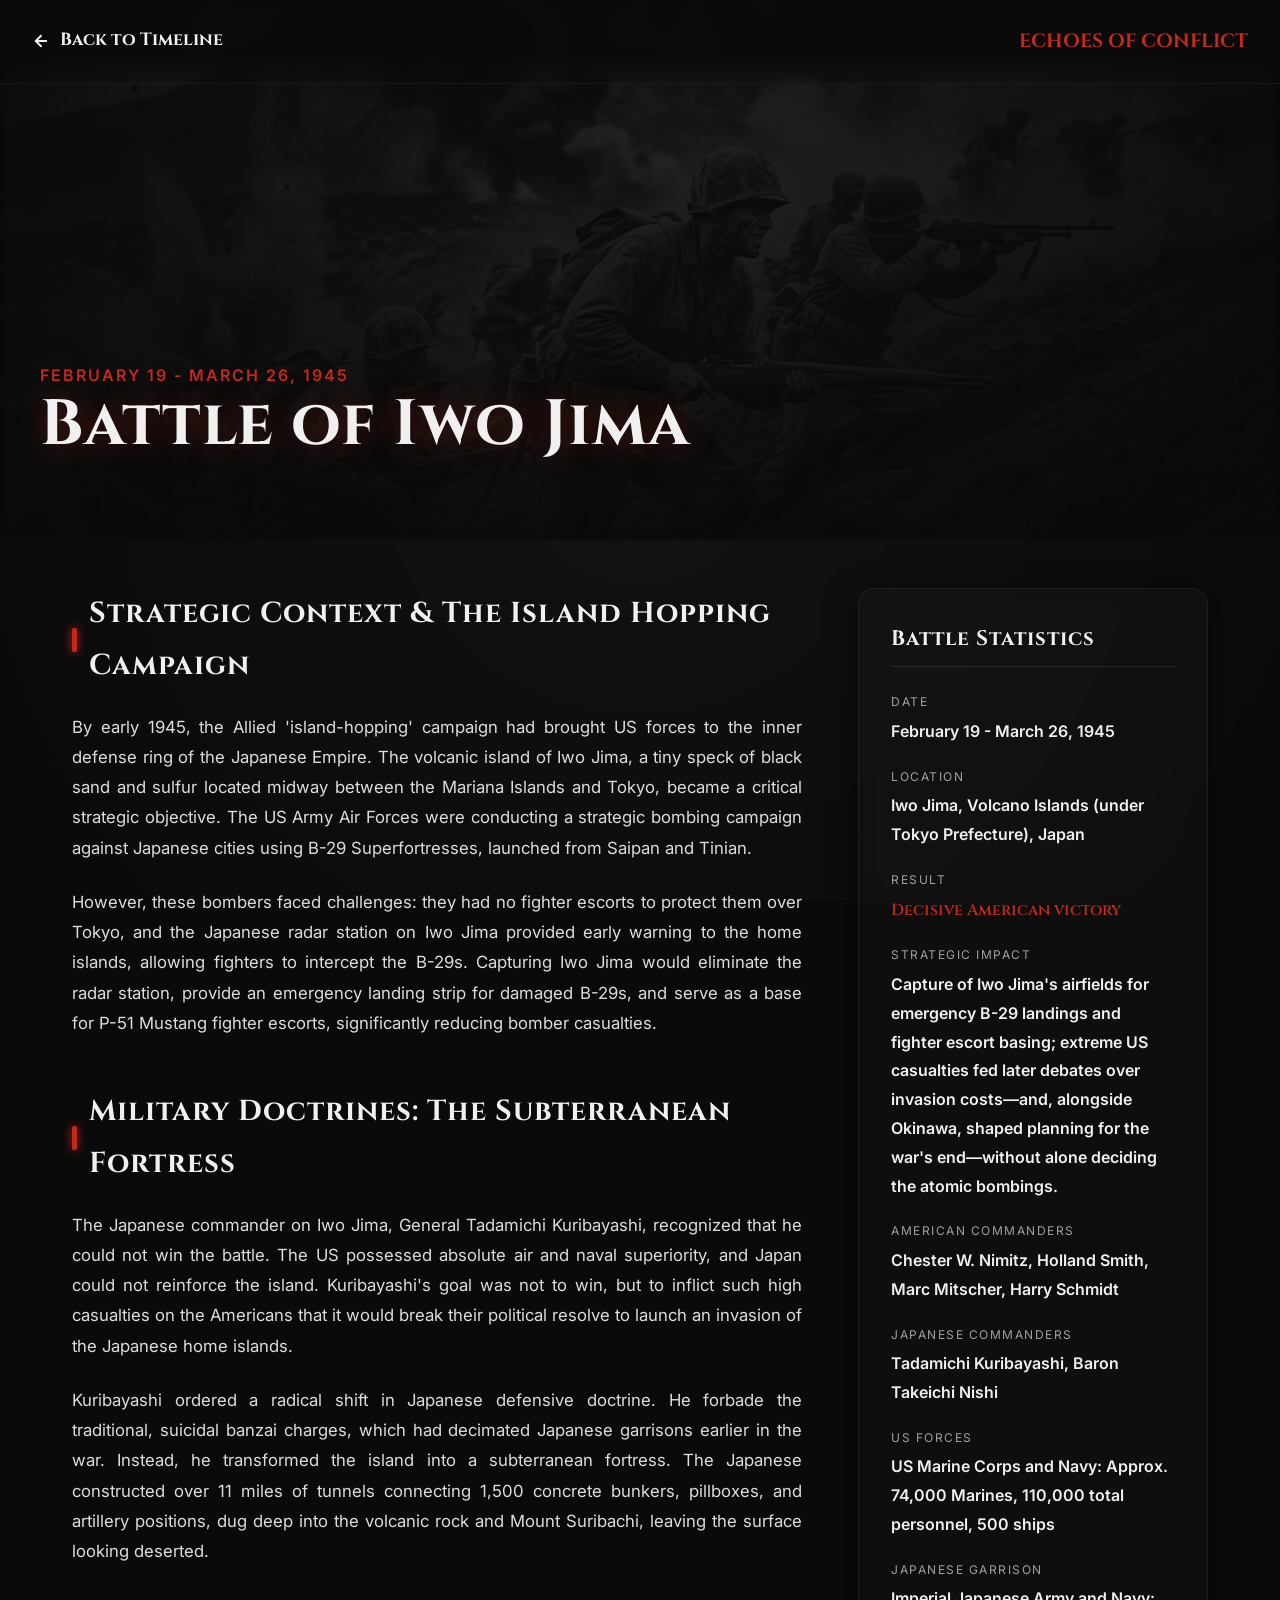
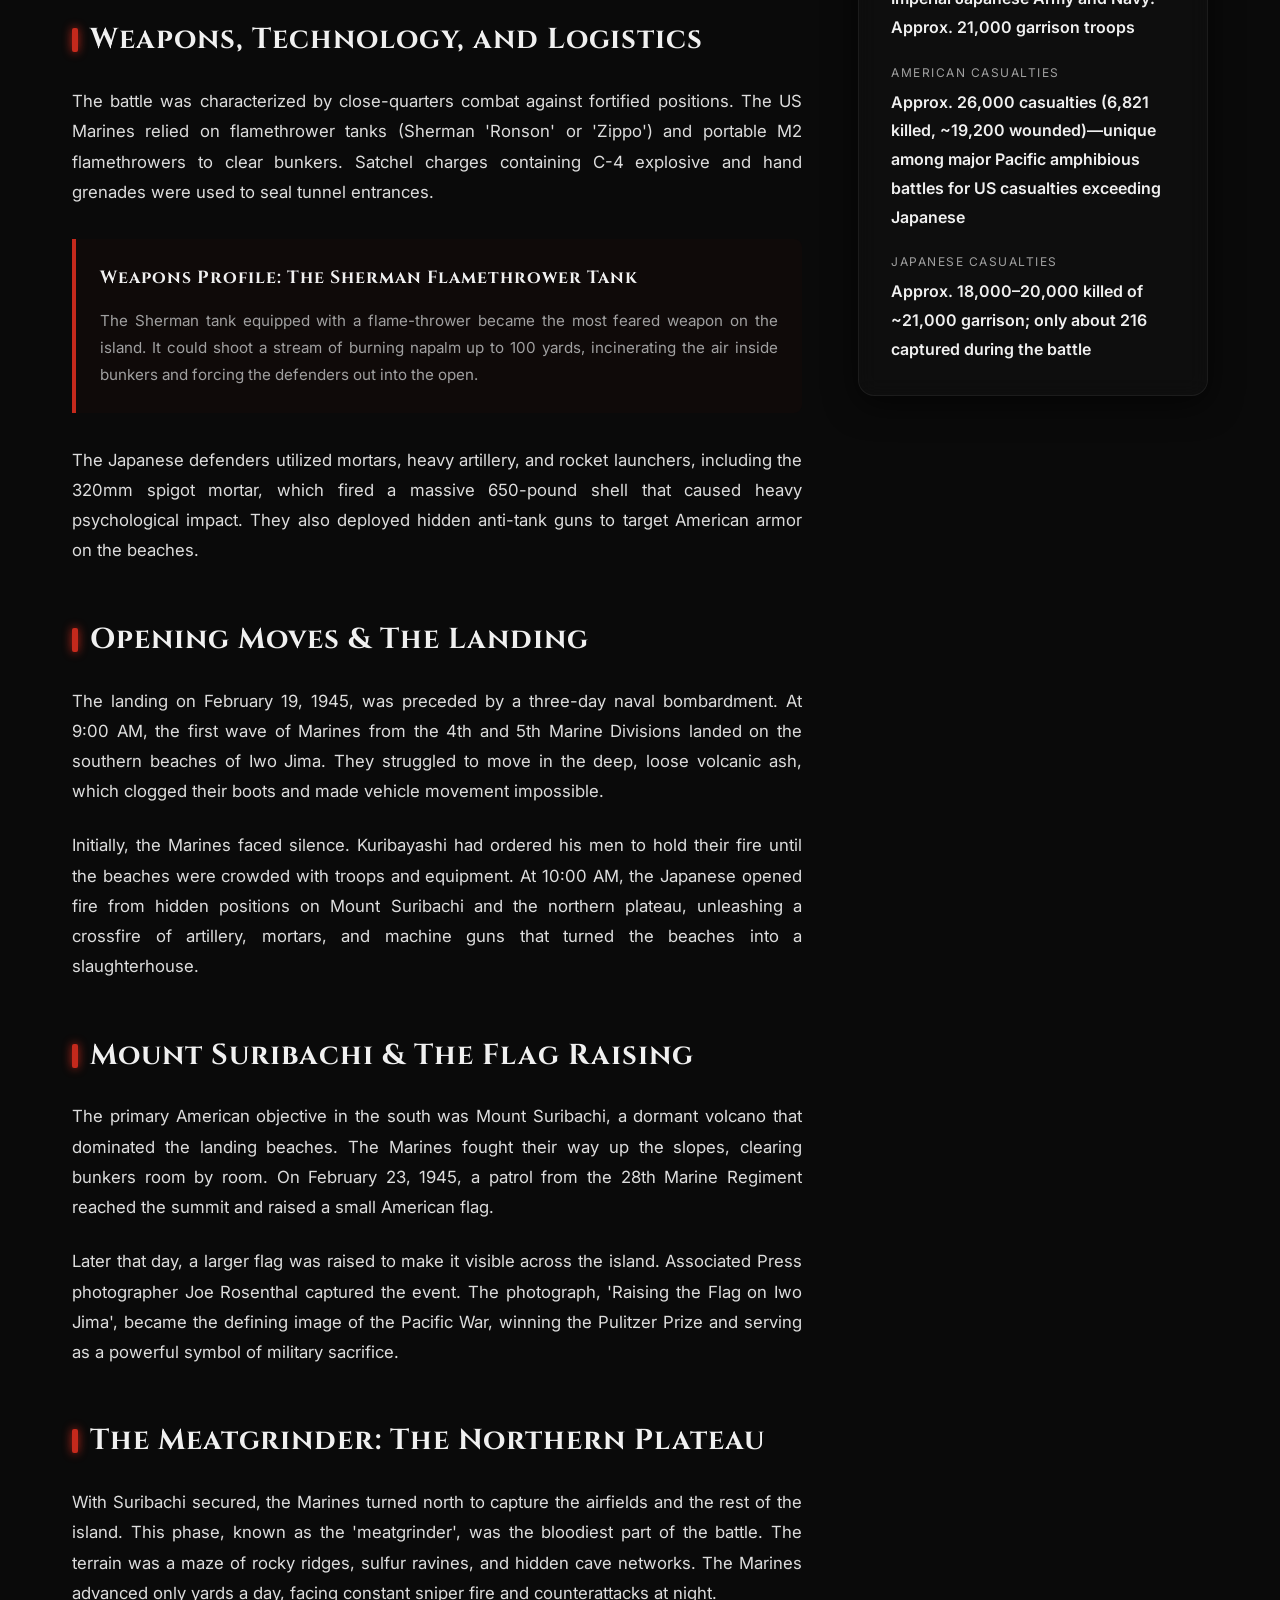
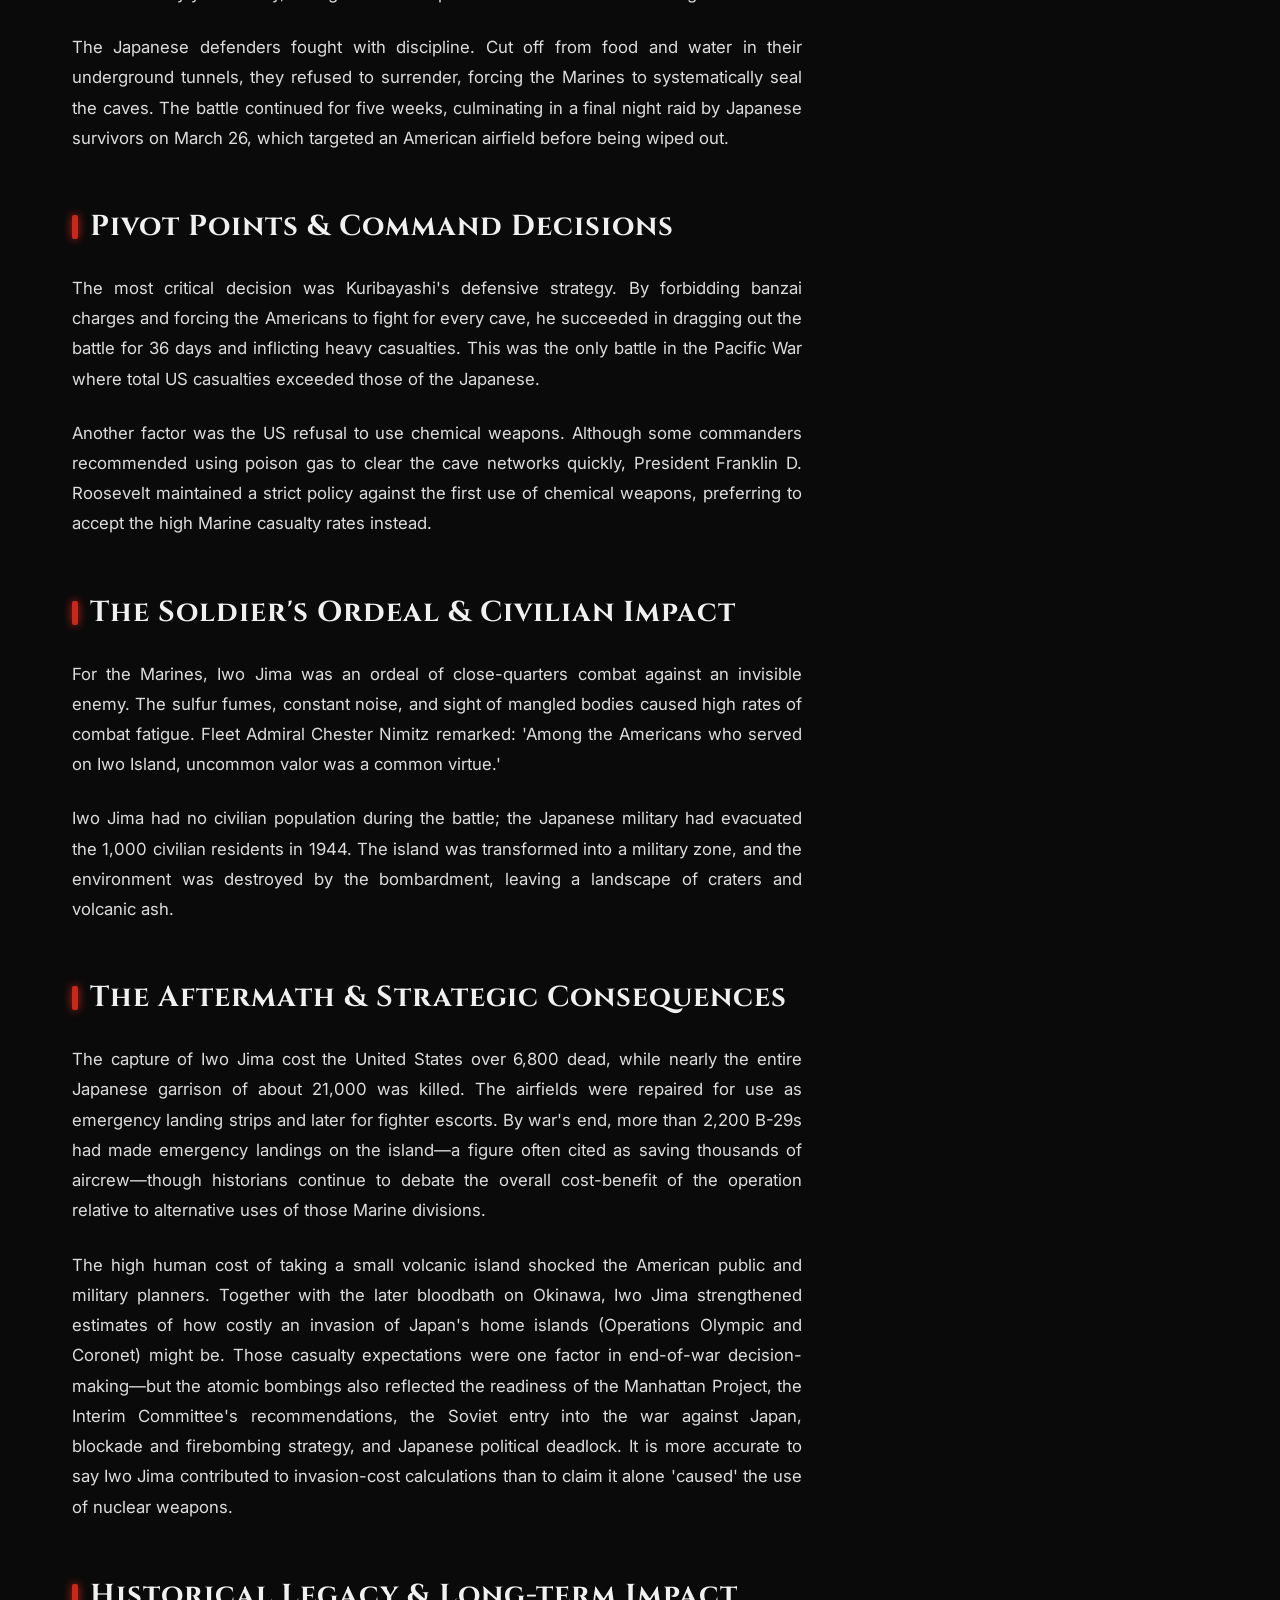
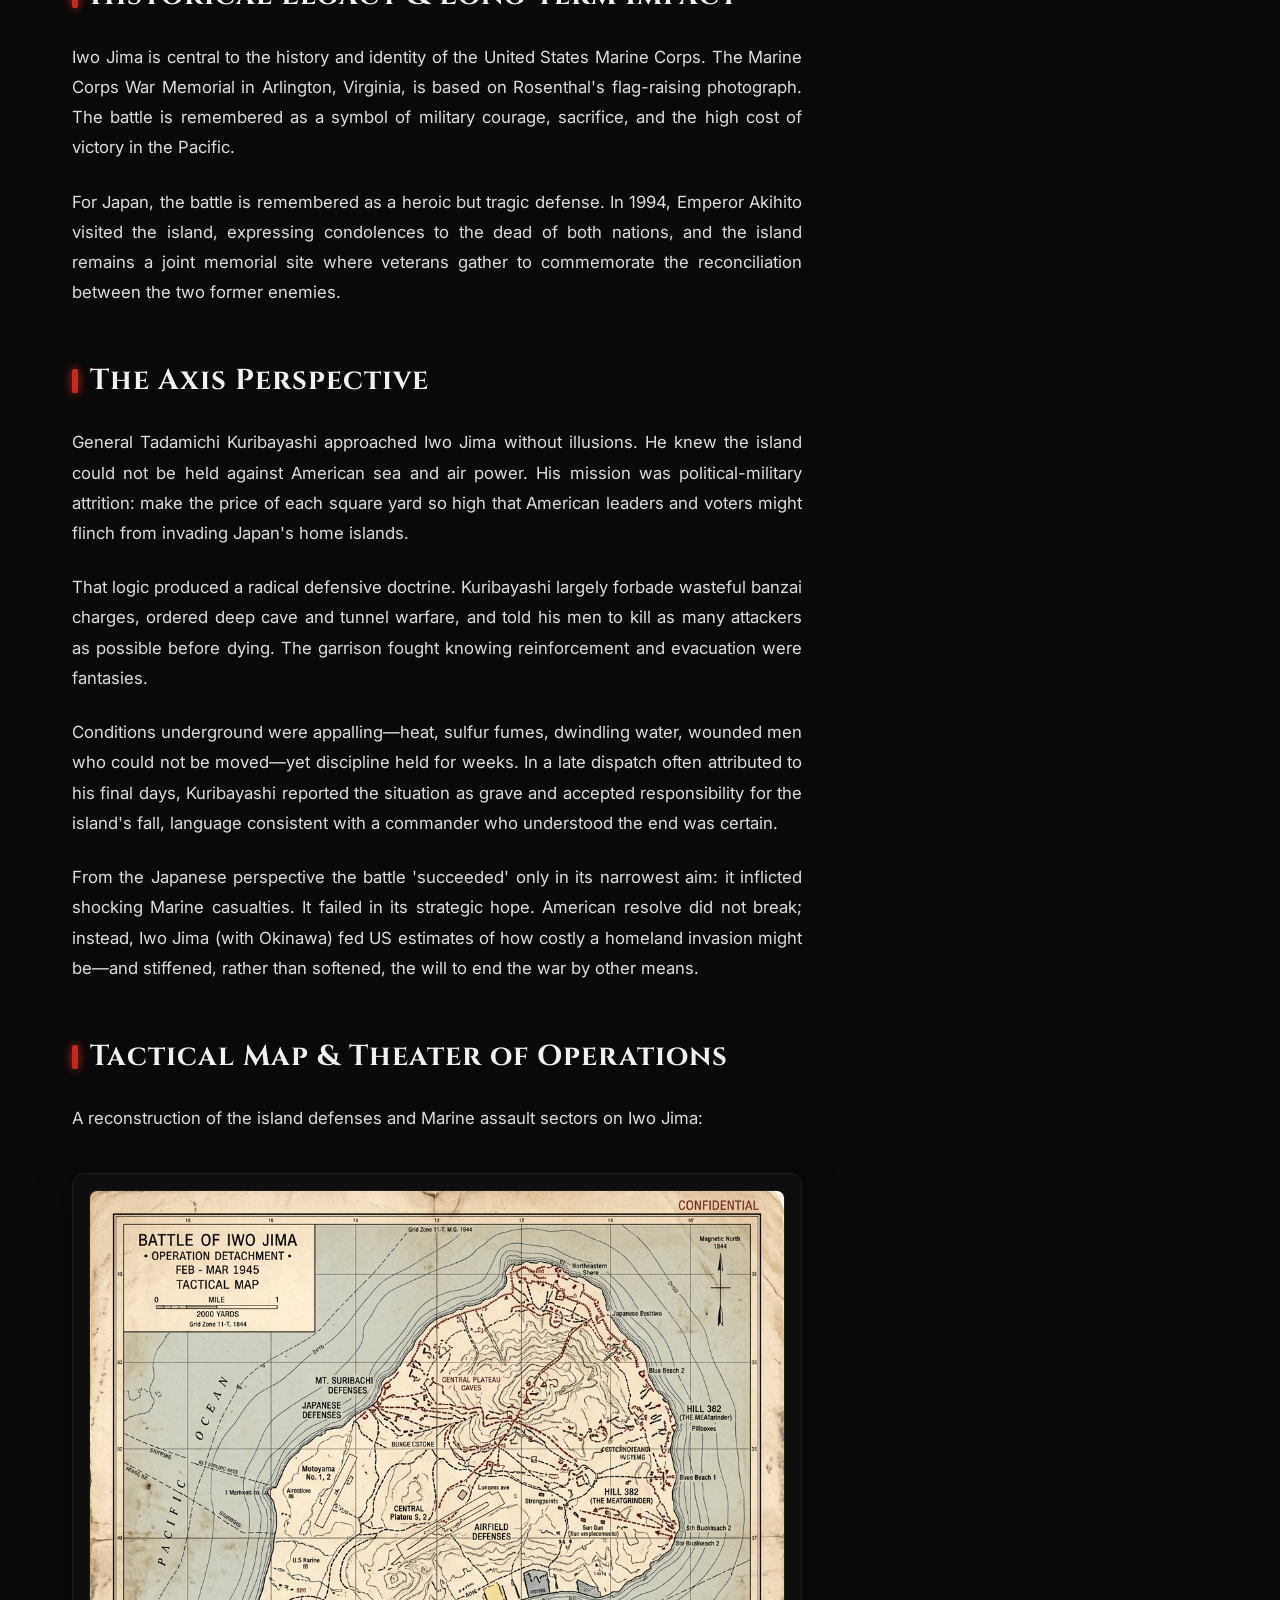
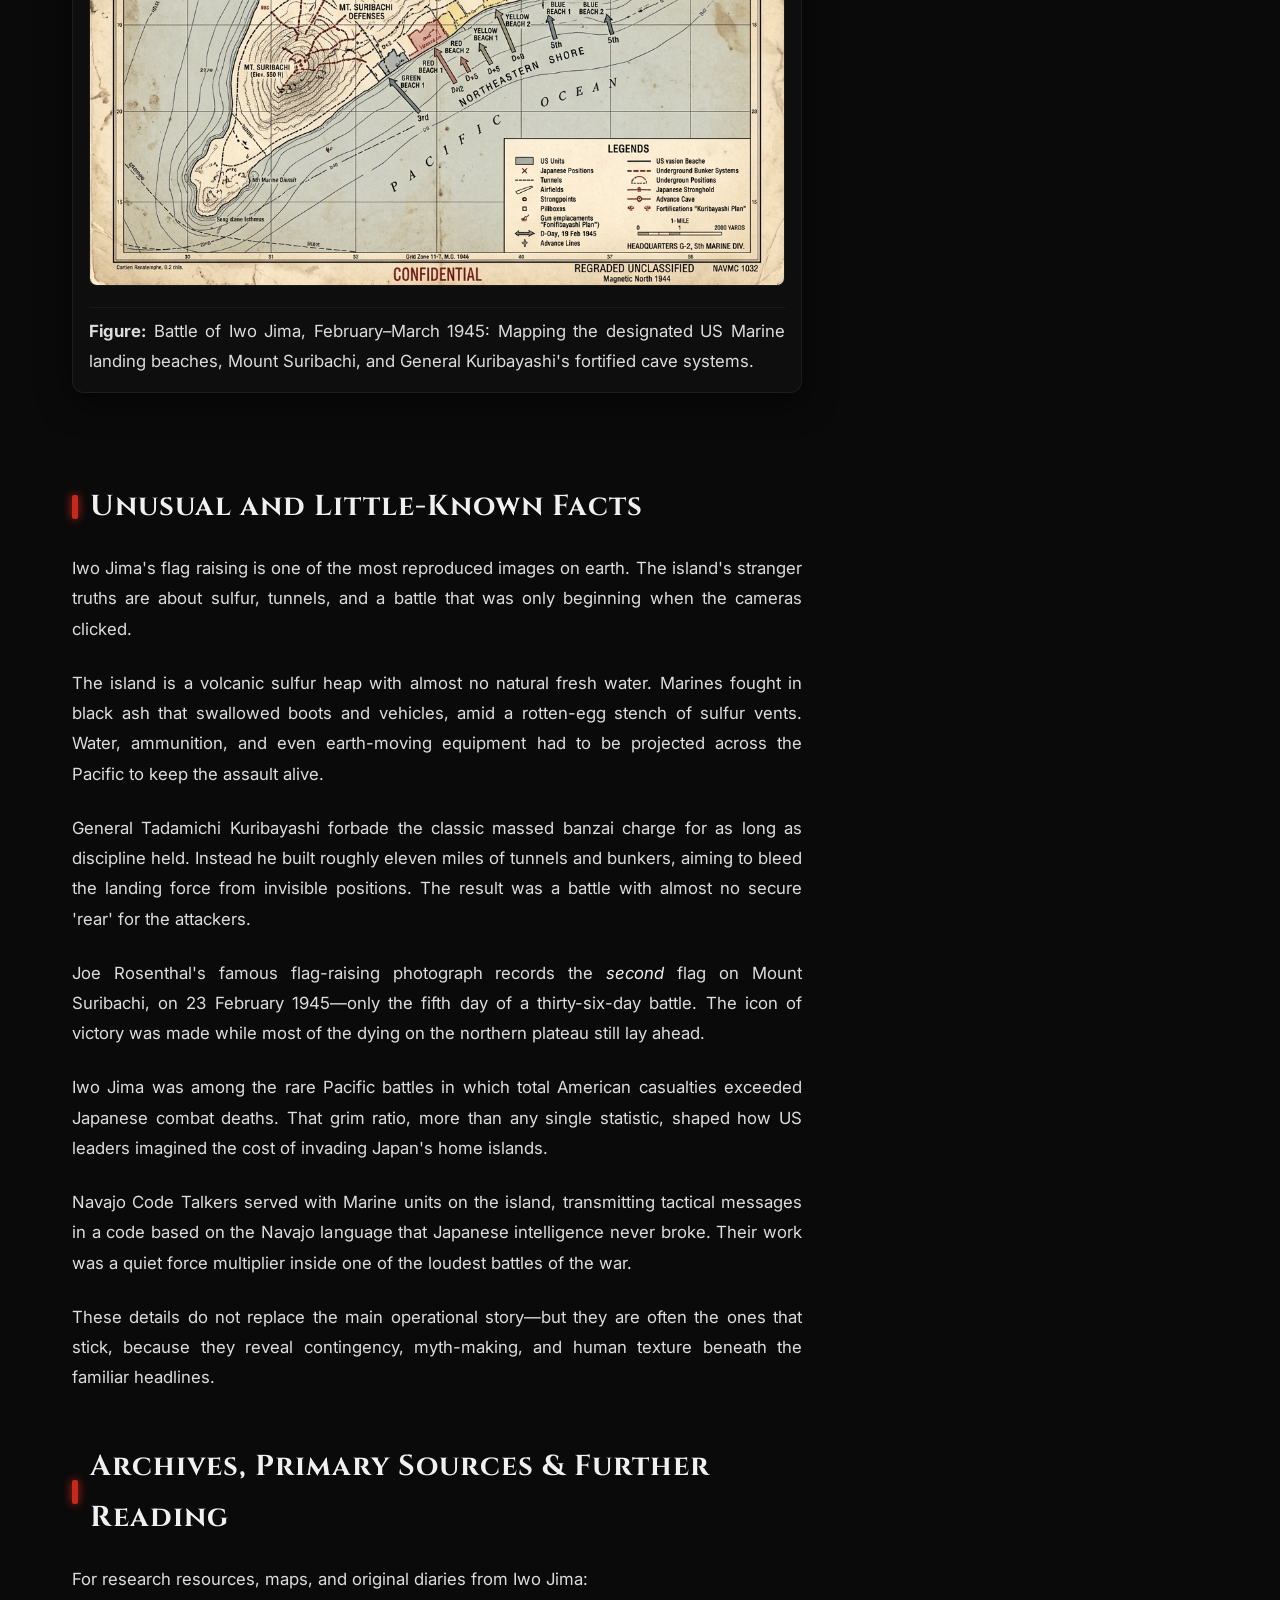
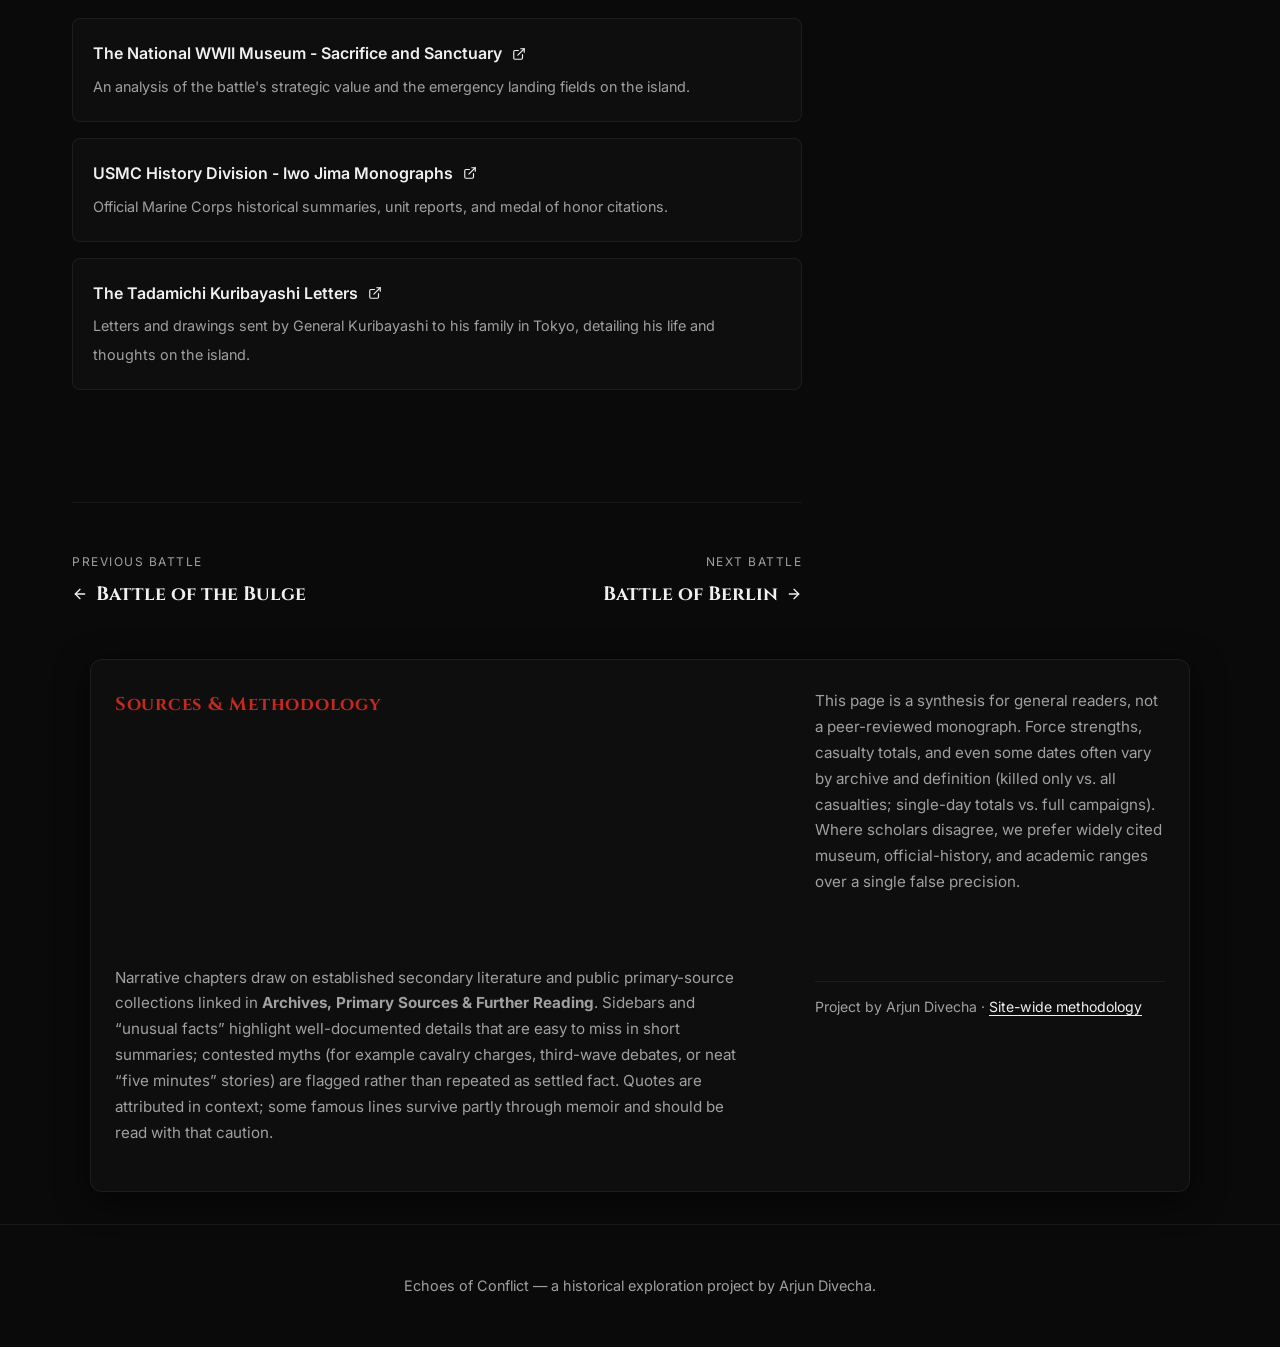
<file: battles/iwo-jima.html>
<!DOCTYPE html>
<html lang="en">
<head>
    <meta charset="UTF-8">
    <meta name="viewport" content="width=device-width, initial-scale=1.0">
    <meta name="description" content="Battle of Iwo Jima (February 19 - March 26, 1945): Capture of Iwo Jima's airfields for emergency B-29 landings and fighter escort basing; extreme US casualties fed later debates over invasion costs—and, alongside Okinawa, shaped planning for the war's end—without alone deciding the atomic bombings.">
    <title>Battle of Iwo Jima - Echoes of Conflict</title>
    <link rel="preconnect" href="https://fonts.googleapis.com">
    <link rel="preconnect" href="https://fonts.gstatic.com" crossorigin>
    <link href="https://fonts.googleapis.com/css2?family=Cinzel:wght@400;700&family=Inter:wght@300;400;600&display=swap" rel="stylesheet">
    <link rel="stylesheet" href="../battle-detail.css">
</head>
<body>
    <div class="background-overlay"></div>
    
    <nav class="navbar">
        <a href="../index.html" class="nav-home-link">
            <svg xmlns="http://www.w3.org/2000/svg" viewBox="0 0 24 24" fill="none" stroke="currentColor" stroke-width="2.5" stroke-linecap="round" stroke-linejoin="round">
                <line x1="19" y1="12" x2="5" y2="12"></line>
                <polyline points="12 19 5 12 12 5"></polyline>
            </svg>
            Back to Timeline
        </a>
        <span style="font-family: var(--font-heading); font-weight: 700; font-size: 1.2rem; color: var(--accent);">ECHOES OF CONFLICT</span>
    </nav>

    <header class="hero-detail">
        <img src="../assets/images/battle_of_iwo_jima_1783712261591.png" alt="Battle of Iwo Jima" class="hero-detail-bg">
        <div class="hero-detail-content">
            <span class="hero-date">February 19 - March 26, 1945</span>
            <h1 class="hero-title">Battle of Iwo Jima</h1>
        </div>
    </header>

    <main class="container">
        <article class="content-section">
            
        <section class="chapter" id="strategic-context-and-the-island-hopping-campaign">
            <h2 class="chapter-title">Strategic Context & The Island Hopping Campaign</h2>
            <p>By early 1945, the Allied 'island-hopping' campaign had brought US forces to the inner defense ring of the Japanese Empire. The volcanic island of Iwo Jima, a tiny speck of black sand and sulfur located midway between the Mariana Islands and Tokyo, became a critical strategic objective. The US Army Air Forces were conducting a strategic bombing campaign against Japanese cities using B-29 Superfortresses, launched from Saipan and Tinian.</p><p>However, these bombers faced challenges: they had no fighter escorts to protect them over Tokyo, and the Japanese radar station on Iwo Jima provided early warning to the home islands, allowing fighters to intercept the B-29s. Capturing Iwo Jima would eliminate the radar station, provide an emergency landing strip for damaged B-29s, and serve as a base for P-51 Mustang fighter escorts, significantly reducing bomber casualties.</p>
        </section>
        

        <section class="chapter" id="military-doctrines:-the-subterranean-fortress">
            <h2 class="chapter-title">Military Doctrines: The Subterranean Fortress</h2>
            <p>The Japanese commander on Iwo Jima, General Tadamichi Kuribayashi, recognized that he could not win the battle. The US possessed absolute air and naval superiority, and Japan could not reinforce the island. Kuribayashi's goal was not to win, but to inflict such high casualties on the Americans that it would break their political resolve to launch an invasion of the Japanese home islands.</p><p>Kuribayashi ordered a radical shift in Japanese defensive doctrine. He forbade the traditional, suicidal banzai charges, which had decimated Japanese garrisons earlier in the war. Instead, he transformed the island into a subterranean fortress. The Japanese constructed over 11 miles of tunnels connecting 1,500 concrete bunkers, pillboxes, and artillery positions, dug deep into the volcanic rock and Mount Suribachi, leaving the surface looking deserted.</p>
        </section>
        

        <section class="chapter" id="weapons,-technology,-and-logistics">
            <h2 class="chapter-title">Weapons, Technology, and Logistics</h2>
            <p>The battle was characterized by close-quarters combat against fortified positions. The US Marines relied on flamethrower tanks (Sherman 'Ronson' or 'Zippo') and portable M2 flamethrowers to clear bunkers. Satchel charges containing C-4 explosive and hand grenades were used to seal tunnel entrances.</p>
                <div class="sidebar-box">
                    <h4>Weapons Profile: The Sherman Flamethrower Tank</h4>
                    <p>The Sherman tank equipped with a flame-thrower became the most feared weapon on the island. It could shoot a stream of burning napalm up to 100 yards, incinerating the air inside bunkers and forcing the defenders out into the open.</p>
                </div>
                <p>The Japanese defenders utilized mortars, heavy artillery, and rocket launchers, including the 320mm spigot mortar, which fired a massive 650-pound shell that caused heavy psychological impact. They also deployed hidden anti-tank guns to target American armor on the beaches.</p>
        </section>
        

        <section class="chapter" id="opening-moves-and-the-landing">
            <h2 class="chapter-title">Opening Moves & The Landing</h2>
            <p>The landing on February 19, 1945, was preceded by a three-day naval bombardment. At 9:00 AM, the first wave of Marines from the 4th and 5th Marine Divisions landed on the southern beaches of Iwo Jima. They struggled to move in the deep, loose volcanic ash, which clogged their boots and made vehicle movement impossible.</p><p>Initially, the Marines faced silence. Kuribayashi had ordered his men to hold their fire until the beaches were crowded with troops and equipment. At 10:00 AM, the Japanese opened fire from hidden positions on Mount Suribachi and the northern plateau, unleashing a crossfire of artillery, mortars, and machine guns that turned the beaches into a slaughterhouse.</p>
        </section>
        

        <section class="chapter" id="mount-suribachi-and-the-flag-raising">
            <h2 class="chapter-title">Mount Suribachi & The Flag Raising</h2>
            <p>The primary American objective in the south was Mount Suribachi, a dormant volcano that dominated the landing beaches. The Marines fought their way up the slopes, clearing bunkers room by room. On February 23, 1945, a patrol from the 28th Marine Regiment reached the summit and raised a small American flag.</p><p>Later that day, a larger flag was raised to make it visible across the island. Associated Press photographer Joe Rosenthal captured the event. The photograph, 'Raising the Flag on Iwo Jima', became the defining image of the Pacific War, winning the Pulitzer Prize and serving as a powerful symbol of military sacrifice.</p>
        </section>
        

        <section class="chapter" id="the-meatgrinder:-the-northern-plateau">
            <h2 class="chapter-title">The Meatgrinder: The Northern Plateau</h2>
            <p>With Suribachi secured, the Marines turned north to capture the airfields and the rest of the island. This phase, known as the 'meatgrinder', was the bloodiest part of the battle. The terrain was a maze of rocky ridges, sulfur ravines, and hidden cave networks. The Marines advanced only yards a day, facing constant sniper fire and counterattacks at night.</p><p>The Japanese defenders fought with discipline. Cut off from food and water in their underground tunnels, they refused to surrender, forcing the Marines to systematically seal the caves. The battle continued for five weeks, culminating in a final night raid by Japanese survivors on March 26, which targeted an American airfield before being wiped out.</p>
        </section>
        

        <section class="chapter" id="pivot-points-and-command-decisions">
            <h2 class="chapter-title">Pivot Points & Command Decisions</h2>
            <p>The most critical decision was Kuribayashi's defensive strategy. By forbidding banzai charges and forcing the Americans to fight for every cave, he succeeded in dragging out the battle for 36 days and inflicting heavy casualties. This was the only battle in the Pacific War where total US casualties exceeded those of the Japanese.</p><p>Another factor was the US refusal to use chemical weapons. Although some commanders recommended using poison gas to clear the cave networks quickly, President Franklin D. Roosevelt maintained a strict policy against the first use of chemical weapons, preferring to accept the high Marine casualty rates instead.</p>
        </section>
        

        <section class="chapter" id="the-soldier's-ordeal-and-civilian-impact">
            <h2 class="chapter-title">The Soldier's Ordeal & Civilian Impact</h2>
            <p>For the Marines, Iwo Jima was an ordeal of close-quarters combat against an invisible enemy. The sulfur fumes, constant noise, and sight of mangled bodies caused high rates of combat fatigue. Fleet Admiral Chester Nimitz remarked: 'Among the Americans who served on Iwo Island, uncommon valor was a common virtue.'</p><p>Iwo Jima had no civilian population during the battle; the Japanese military had evacuated the 1,000 civilian residents in 1944. The island was transformed into a military zone, and the environment was destroyed by the bombardment, leaving a landscape of craters and volcanic ash.</p>
        </section>
        

        <section class="chapter" id="the-aftermath-and-strategic-consequences">
            <h2 class="chapter-title">The Aftermath & Strategic Consequences</h2>
            <p>The capture of Iwo Jima cost the United States over 6,800 dead, while nearly the entire Japanese garrison of about 21,000 was killed. The airfields were repaired for use as emergency landing strips and later for fighter escorts. By war's end, more than 2,200 B-29s had made emergency landings on the island—a figure often cited as saving thousands of aircrew—though historians continue to debate the overall cost-benefit of the operation relative to alternative uses of those Marine divisions.</p><p>The high human cost of taking a small volcanic island shocked the American public and military planners. Together with the later bloodbath on Okinawa, Iwo Jima strengthened estimates of how costly an invasion of Japan's home islands (Operations Olympic and Coronet) might be. Those casualty expectations were one factor in end-of-war decision-making—but the atomic bombings also reflected the readiness of the Manhattan Project, the Interim Committee's recommendations, the Soviet entry into the war against Japan, blockade and firebombing strategy, and Japanese political deadlock. It is more accurate to say Iwo Jima contributed to invasion-cost calculations than to claim it alone 'caused' the use of nuclear weapons.</p>
        </section>
        

        <section class="chapter" id="historical-legacy-and-long-term-impact">
            <h2 class="chapter-title">Historical Legacy & Long-term Impact</h2>
            <p>Iwo Jima is central to the history and identity of the United States Marine Corps. The Marine Corps War Memorial in Arlington, Virginia, is based on Rosenthal's flag-raising photograph. The battle is remembered as a symbol of military courage, sacrifice, and the high cost of victory in the Pacific.</p><p>For Japan, the battle is remembered as a heroic but tragic defense. In 1994, Emperor Akihito visited the island, expressing condolences to the dead of both nations, and the island remains a joint memorial site where veterans gather to commemorate the reconciliation between the two former enemies.</p>
        </section>
        

        <section class="chapter" id="the-axis-perspective">
            <h2 class="chapter-title">The Axis Perspective</h2>
            <p>General Tadamichi Kuribayashi approached Iwo Jima without illusions. He knew the island could not be held against American sea and air power. His mission was political-military attrition: make the price of each square yard so high that American leaders and voters might flinch from invading Japan's home islands.</p><p>That logic produced a radical defensive doctrine. Kuribayashi largely forbade wasteful banzai charges, ordered deep cave and tunnel warfare, and told his men to kill as many attackers as possible before dying. The garrison fought knowing reinforcement and evacuation were fantasies.</p><p>Conditions underground were appalling—heat, sulfur fumes, dwindling water, wounded men who could not be moved—yet discipline held for weeks. In a late dispatch often attributed to his final days, Kuribayashi reported the situation as grave and accepted responsibility for the island's fall, language consistent with a commander who understood the end was certain.</p><p>From the Japanese perspective the battle 'succeeded' only in its narrowest aim: it inflicted shocking Marine casualties. It failed in its strategic hope. American resolve did not break; instead, Iwo Jima (with Okinawa) fed US estimates of how costly a homeland invasion might be—and stiffened, rather than softened, the will to end the war by other means.</p>
        </section>
        

        <section class="chapter" id="tactical-map-and-theater-of-operations">
            <h2 class="chapter-title">Tactical Map & Theater of Operations</h2>
            <p>A reconstruction of the island defenses and Marine assault sectors on Iwo Jima:</p>
                <div class="battle-map-container">
                    <img src="../assets/images/maps/map_iwo_jima.png" alt="Battle of Iwo Jima Tactical Map" class="battle-map-img">
                    <p class="battle-map-caption"><strong>Figure:</strong> Battle of Iwo Jima, February–March 1945: Mapping the designated US Marine landing beaches, Mount Suribachi, and General Kuribayashi's fortified cave systems.</p>
                </div>
                
        </section>
        

        <section class="chapter" id="unusual-and-little-known-facts">
            <h2 class="chapter-title">Unusual and Little-Known Facts</h2>
            <p>Iwo Jima's flag raising is one of the most reproduced images on earth. The island's stranger truths are about sulfur, tunnels, and a battle that was only beginning when the cameras clicked.</p><p>The island is a volcanic sulfur heap with almost no natural fresh water. Marines fought in black ash that swallowed boots and vehicles, amid a rotten-egg stench of sulfur vents. Water, ammunition, and even earth-moving equipment had to be projected across the Pacific to keep the assault alive.</p><p>General Tadamichi Kuribayashi forbade the classic massed banzai charge for as long as discipline held. Instead he built roughly eleven miles of tunnels and bunkers, aiming to bleed the landing force from invisible positions. The result was a battle with almost no secure 'rear' for the attackers.</p><p>Joe Rosenthal's famous flag-raising photograph records the <em>second</em> flag on Mount Suribachi, on 23 February 1945—only the fifth day of a thirty-six-day battle. The icon of victory was made while most of the dying on the northern plateau still lay ahead.</p><p>Iwo Jima was among the rare Pacific battles in which total American casualties exceeded Japanese combat deaths. That grim ratio, more than any single statistic, shaped how US leaders imagined the cost of invading Japan's home islands.</p><p>Navajo Code Talkers served with Marine units on the island, transmitting tactical messages in a code based on the Navajo language that Japanese intelligence never broke. Their work was a quiet force multiplier inside one of the loudest battles of the war.</p><p>These details do not replace the main operational story—but they are often the ones that stick, because they reveal contingency, myth-making, and human texture beneath the familiar headlines.</p>
        </section>
        

        <section class="chapter" id="archives,-primary-sources-and-further-reading">
            <h2 class="chapter-title">Archives, Primary Sources & Further Reading</h2>
            <p>For research resources, maps, and original diaries from Iwo Jima:</p><ul class="sources-list">
                    <li class="source-item">
                        <a href="https://www.nationalww2museum.org/war/articles/iwo-jima-sacrifice-and-sanctuary" target="_blank" rel="noopener noreferrer" class="source-link">
                            The National WWII Museum - Sacrifice and Sanctuary
                            <svg xmlns="http://www.w3.org/2000/svg" width="14" height="14" viewBox="0 0 24 24" fill="none" stroke="currentColor" stroke-width="2" stroke-linecap="round" stroke-linejoin="round" style="margin-left: 2px;">
                                <path d="M18 13v6a2 2 0 0 1-2 2H5a2 2 0 0 1-2-2V8a2 2 0 0 1 2-2h6"></path>
                                <polyline points="15 3 21 3 21 9"></polyline>
                                <line x1="10" y1="14" x2="21" y2="3"></line>
                            </svg>
                        </a>
                        <span class="source-desc">An analysis of the battle's strategic value and the emergency landing fields on the island.</span>
                    </li>
                    
                    <li class="source-item">
                        <a href="https://www.marines.mil/News/News-Display/Article/3299797/battle-of-iwo-jima/" target="_blank" rel="noopener noreferrer" class="source-link">
                            USMC History Division - Iwo Jima Monographs
                            <svg xmlns="http://www.w3.org/2000/svg" width="14" height="14" viewBox="0 0 24 24" fill="none" stroke="currentColor" stroke-width="2" stroke-linecap="round" stroke-linejoin="round" style="margin-left: 2px;">
                                <path d="M18 13v6a2 2 0 0 1-2 2H5a2 2 0 0 1-2-2V8a2 2 0 0 1 2-2h6"></path>
                                <polyline points="15 3 21 3 21 9"></polyline>
                                <line x1="10" y1="14" x2="21" y2="3"></line>
                            </svg>
                        </a>
                        <span class="source-desc">Official Marine Corps historical summaries, unit reports, and medal of honor citations.</span>
                    </li>
                    
                    <li class="source-item">
                        <a href="https://www.loc.gov/" target="_blank" rel="noopener noreferrer" class="source-link">
                            The Tadamichi Kuribayashi Letters
                            <svg xmlns="http://www.w3.org/2000/svg" width="14" height="14" viewBox="0 0 24 24" fill="none" stroke="currentColor" stroke-width="2" stroke-linecap="round" stroke-linejoin="round" style="margin-left: 2px;">
                                <path d="M18 13v6a2 2 0 0 1-2 2H5a2 2 0 0 1-2-2V8a2 2 0 0 1 2-2h6"></path>
                                <polyline points="15 3 21 3 21 9"></polyline>
                                <line x1="10" y1="14" x2="21" y2="3"></line>
                            </svg>
                        </a>
                        <span class="source-desc">Letters and drawings sent by General Kuribayashi to his family in Tokyo, detailing his life and thoughts on the island.</span>
                    </li>
                    </ul>
        </section>
        
        </article>

        <aside class="sidebar">
            <div class="stat-card">
                <h3 class="stat-card-title">Battle Statistics</h3>
                <div class="stat-item">
                    <span class="stat-label">Date</span>
                    <span class="stat-value">February 19 - March 26, 1945</span>
                </div>
                <div class="stat-item">
                    <span class="stat-label">Location</span>
                    <span class="stat-value">Iwo Jima, Volcano Islands (under Tokyo Prefecture), Japan</span>
                </div>
                <div class="stat-item">
                    <span class="stat-label">Result</span>
                    <span class="stat-value outcome">Decisive American victory</span>
                </div>
                <div class="stat-item">
                    <span class="stat-label">Strategic Impact</span>
                    <span class="stat-value">Capture of Iwo Jima's airfields for emergency B-29 landings and fighter escort basing; extreme US casualties fed later debates over invasion costs—and, alongside Okinawa, shaped planning for the war's end—without alone deciding the atomic bombings.</span>
                </div>
                <div class="stat-item">
                    <span class="stat-label">American Commanders</span>
                    <span class="stat-value">Chester W. Nimitz, Holland Smith, Marc Mitscher, Harry Schmidt</span>
                </div>
                <div class="stat-item">
                    <span class="stat-label">Japanese Commanders</span>
                    <span class="stat-value">Tadamichi Kuribayashi, Baron Takeichi Nishi</span>
                </div>
                <div class="stat-item">
                    <span class="stat-label">US Forces</span>
                    <span class="stat-value">US Marine Corps and Navy: Approx. 74,000 Marines, 110,000 total personnel, 500 ships</span>
                </div>
                <div class="stat-item">
                    <span class="stat-label">Japanese Garrison</span>
                    <span class="stat-value">Imperial Japanese Army and Navy: Approx. 21,000 garrison troops</span>
                </div>
                <div class="stat-item">
                    <span class="stat-label">American Casualties</span>
                    <span class="stat-value">Approx. 26,000 casualties (6,821 killed, ~19,200 wounded)—unique among major Pacific amphibious battles for US casualties exceeding Japanese</span>
                </div>
                <div class="stat-item">
                    <span class="stat-label">Japanese Casualties</span>
                    <span class="stat-value">Approx. 18,000–20,000 killed of ~21,000 garrison; only about 216 captured during the battle</span>
                </div>
            </div>
        </aside>
    </main>

    <div class="container" style="padding-top: 0; padding-bottom: 0;">
        <nav class="page-navigation">
            
            <a href="bulge.html" class="nav-btn prev">
                <span class="nav-btn-label">Previous Battle</span>
                <span class="nav-btn-title">
                    <svg xmlns="http://www.w3.org/2000/svg" viewBox="0 0 24 24" fill="none" stroke="currentColor" stroke-width="2" stroke-linecap="round" stroke-linejoin="round">
                        <line x1="19" y1="12" x2="5" y2="12"></line>
                        <polyline points="12 19 5 12 12 5"></polyline>
                    </svg>
                    Battle of the Bulge
                </span>
            </a>
            
            
            <a href="berlin.html" class="nav-btn next">
                <span class="nav-btn-label">Next Battle</span>
                <span class="nav-btn-title">
                    Battle of Berlin
                    <svg xmlns="http://www.w3.org/2000/svg" viewBox="0 0 24 24" fill="none" stroke="currentColor" stroke-width="2" stroke-linecap="round" stroke-linejoin="round">
                        <line x1="5" y1="12" x2="19" y2="12"></line>
                        <polyline points="12 5 19 12 12 19"></polyline>
                    </svg>
                </span>
            </a>
            
        </nav>
    </div>

    <section class="methodology-note container">
        <h2 class="methodology-title">Sources &amp; Methodology</h2>
        <p>
            This page is a synthesis for general readers, not a peer-reviewed monograph. Force strengths, casualty totals, and even some dates
            often vary by archive and definition (killed only vs. all casualties; single-day totals vs. full campaigns). Where scholars disagree,
            we prefer widely cited museum, official-history, and academic ranges over a single false precision.
        </p>
        <p>
            Narrative chapters draw on established secondary literature and public primary-source collections linked in
            <strong>Archives, Primary Sources &amp; Further Reading</strong>. Sidebars and “unusual facts” highlight well-documented details that
            are easy to miss in short summaries; contested myths (for example cavalry charges, third-wave debates, or neat “five minutes” stories)
            are flagged rather than repeated as settled fact. Quotes are attributed in context; some famous lines survive partly through memoir and
            should be read with that caution.
        </p>
        <p class="methodology-footer-line">
            Project by Arjun Divecha · <a href="../index.html#methodology">Site-wide methodology</a>
        </p>
    </section>

    <footer>
        <p>Echoes of Conflict — a historical exploration project by Arjun Divecha.</p>
    </footer>
</body>
</html>
</file>
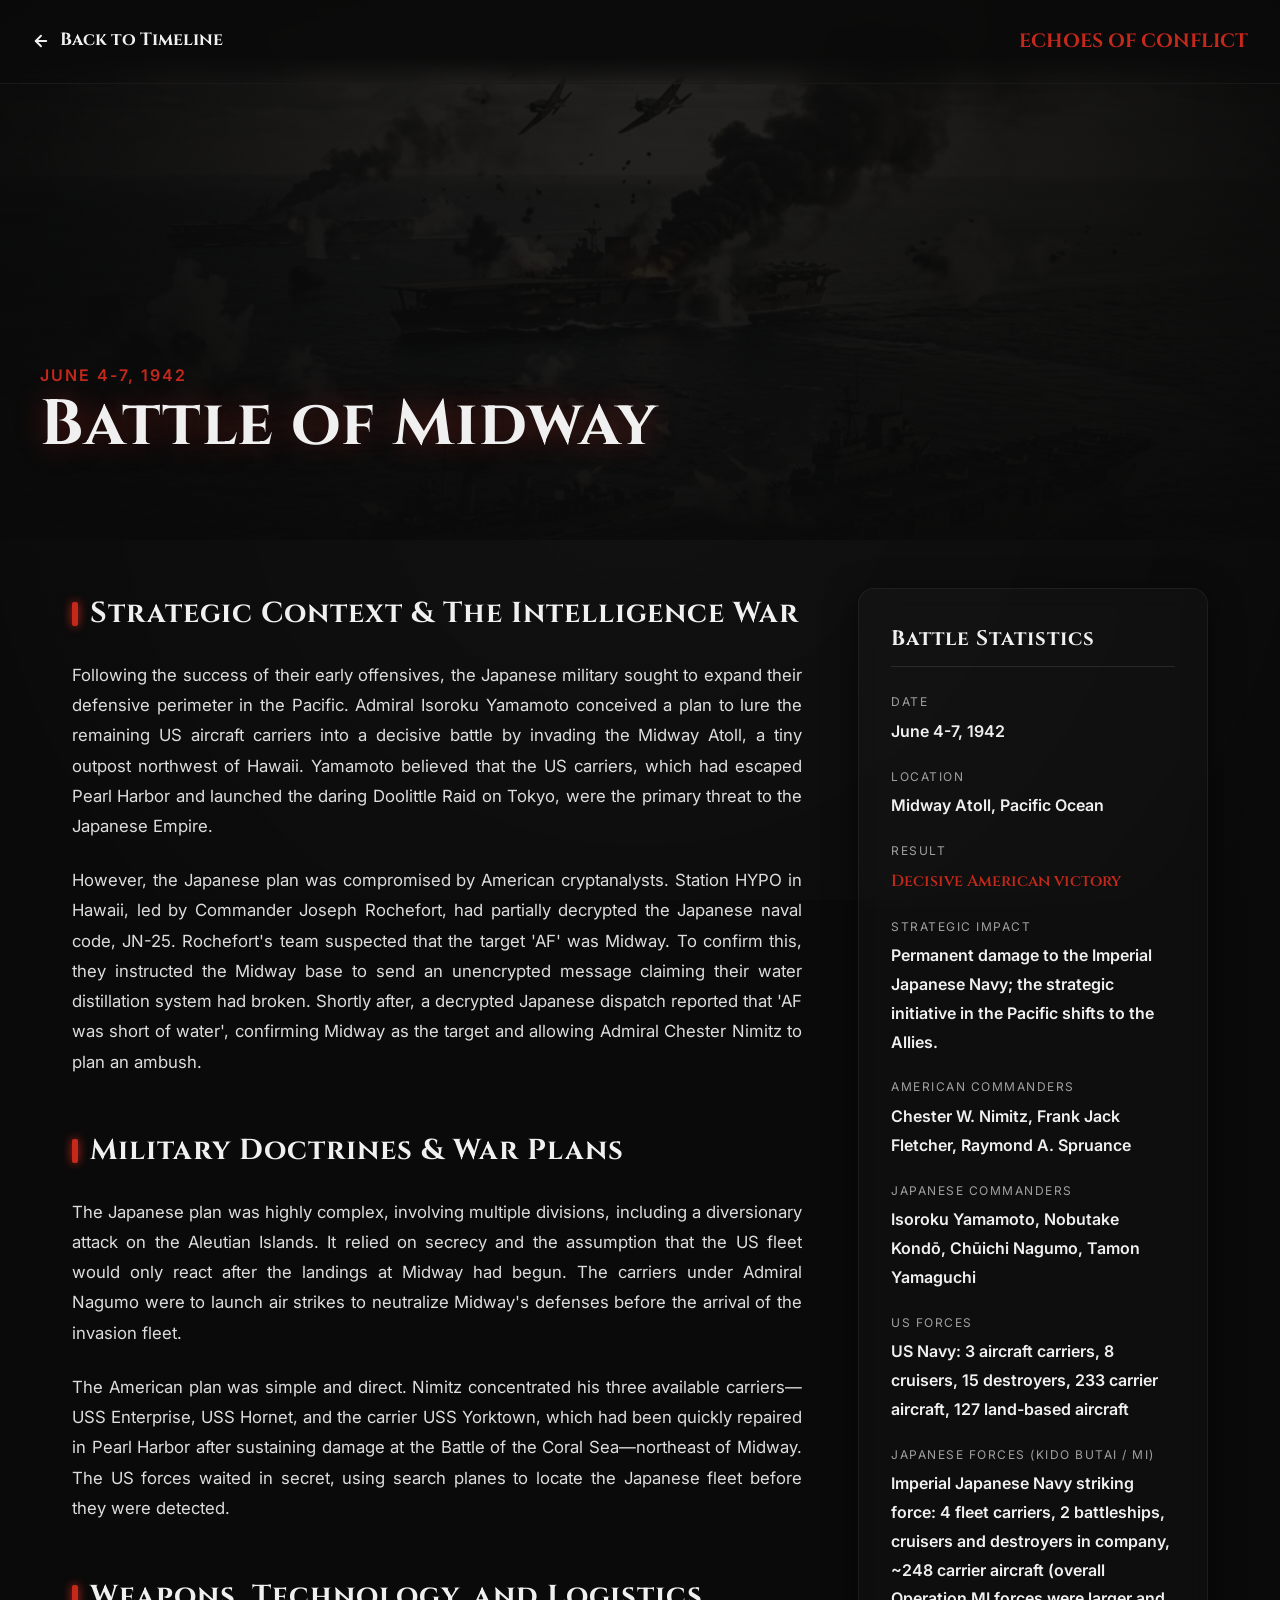
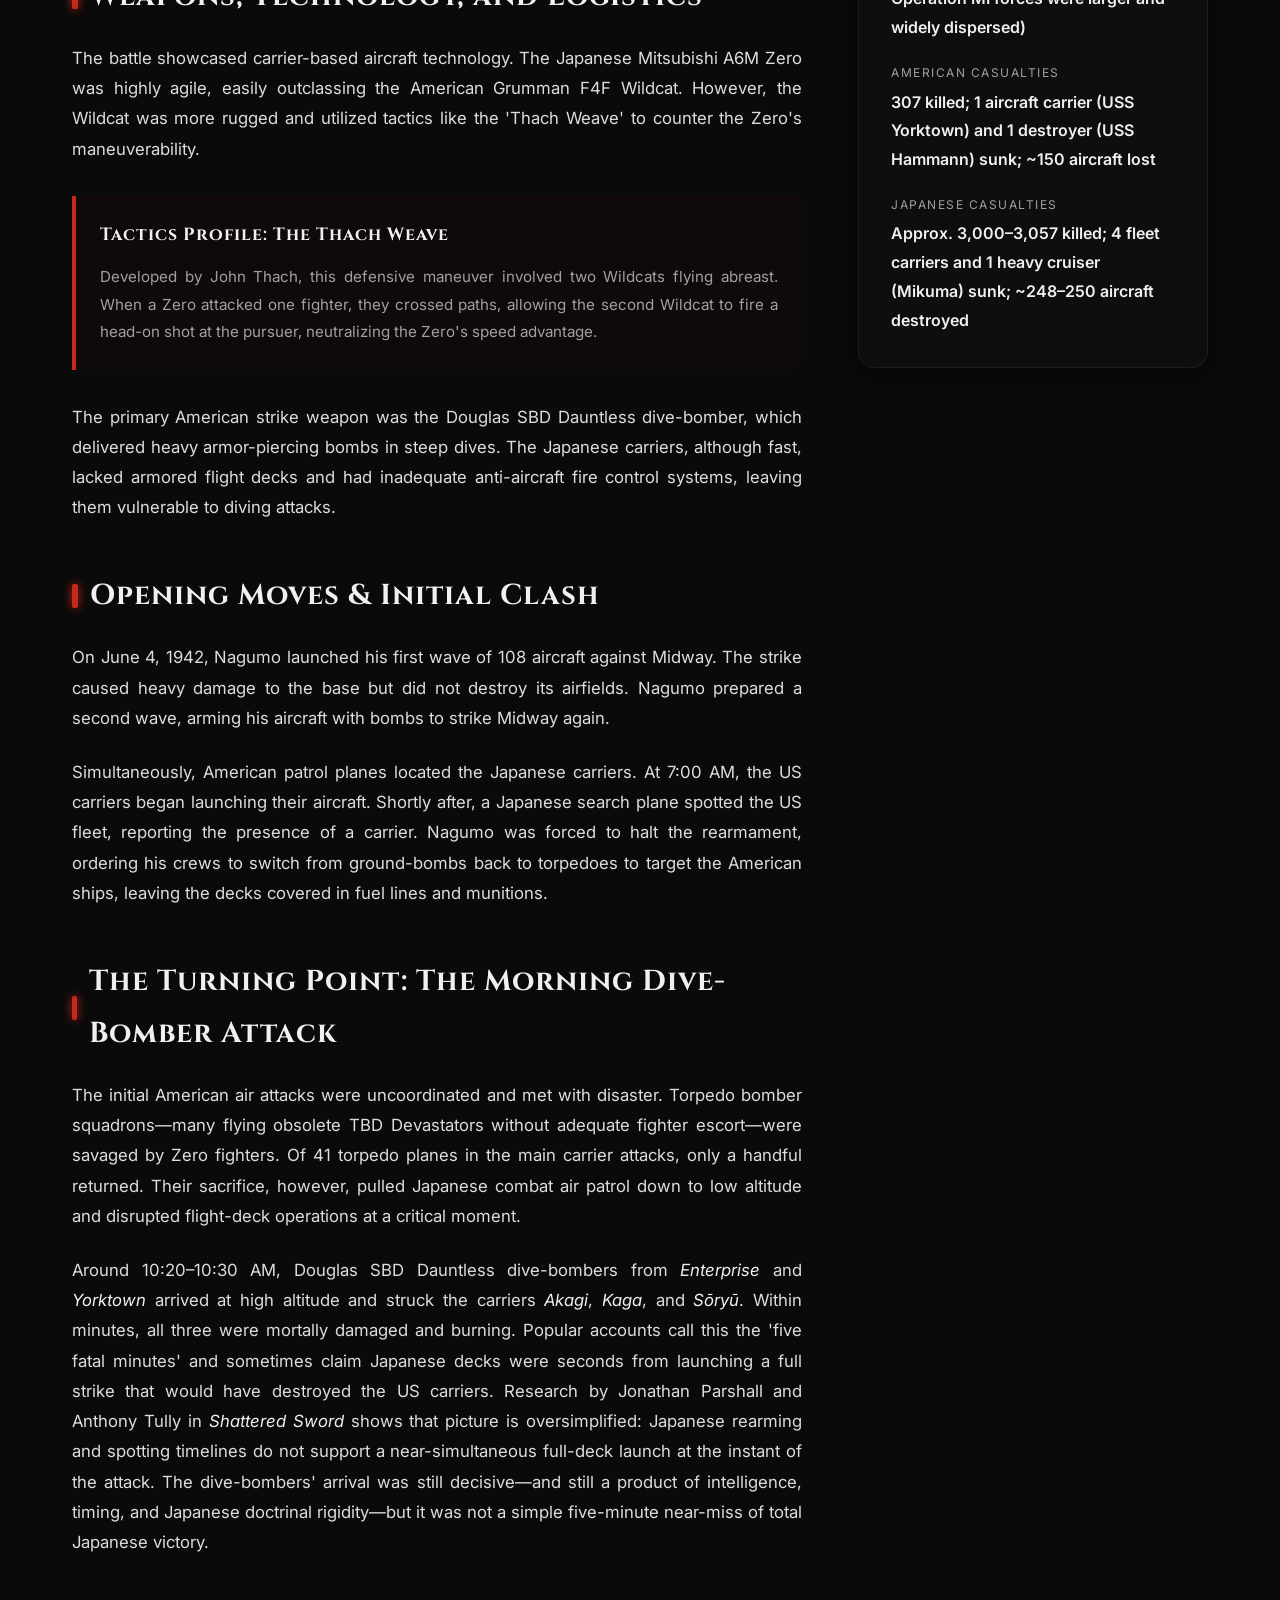
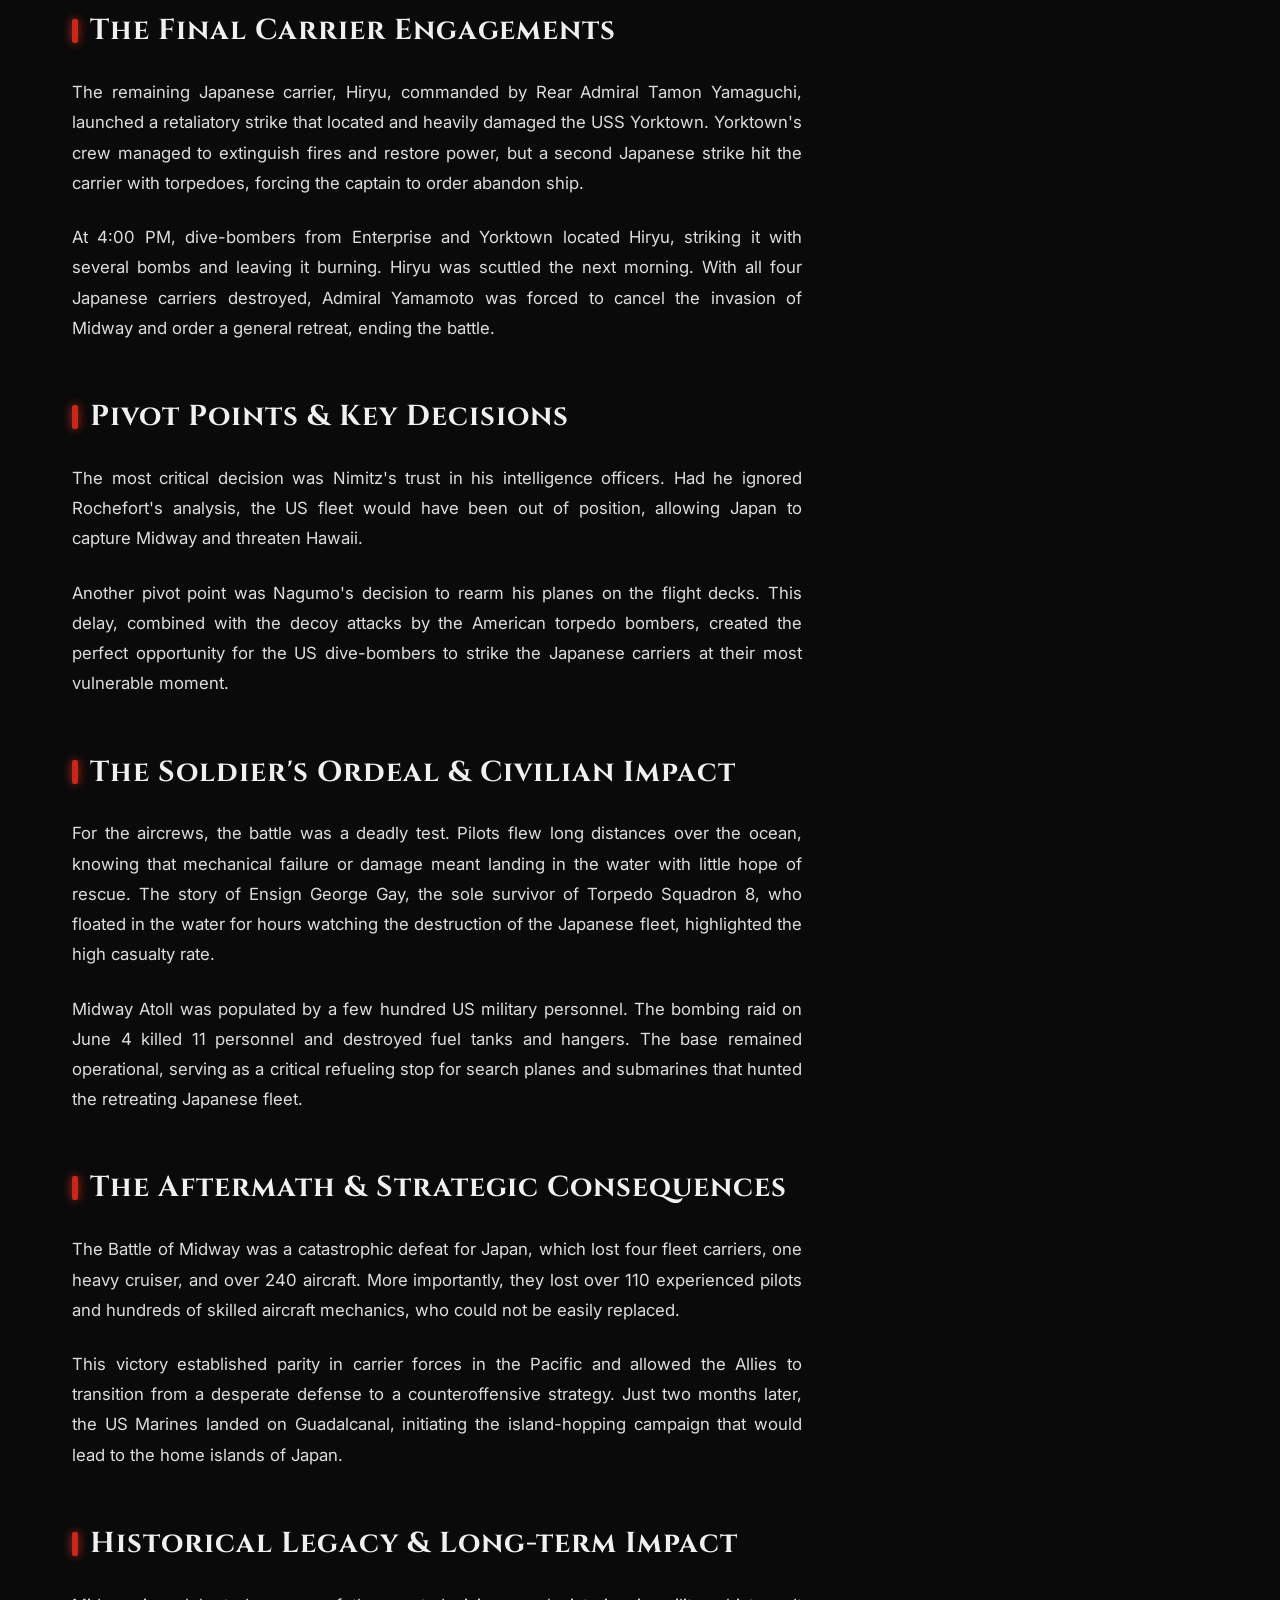
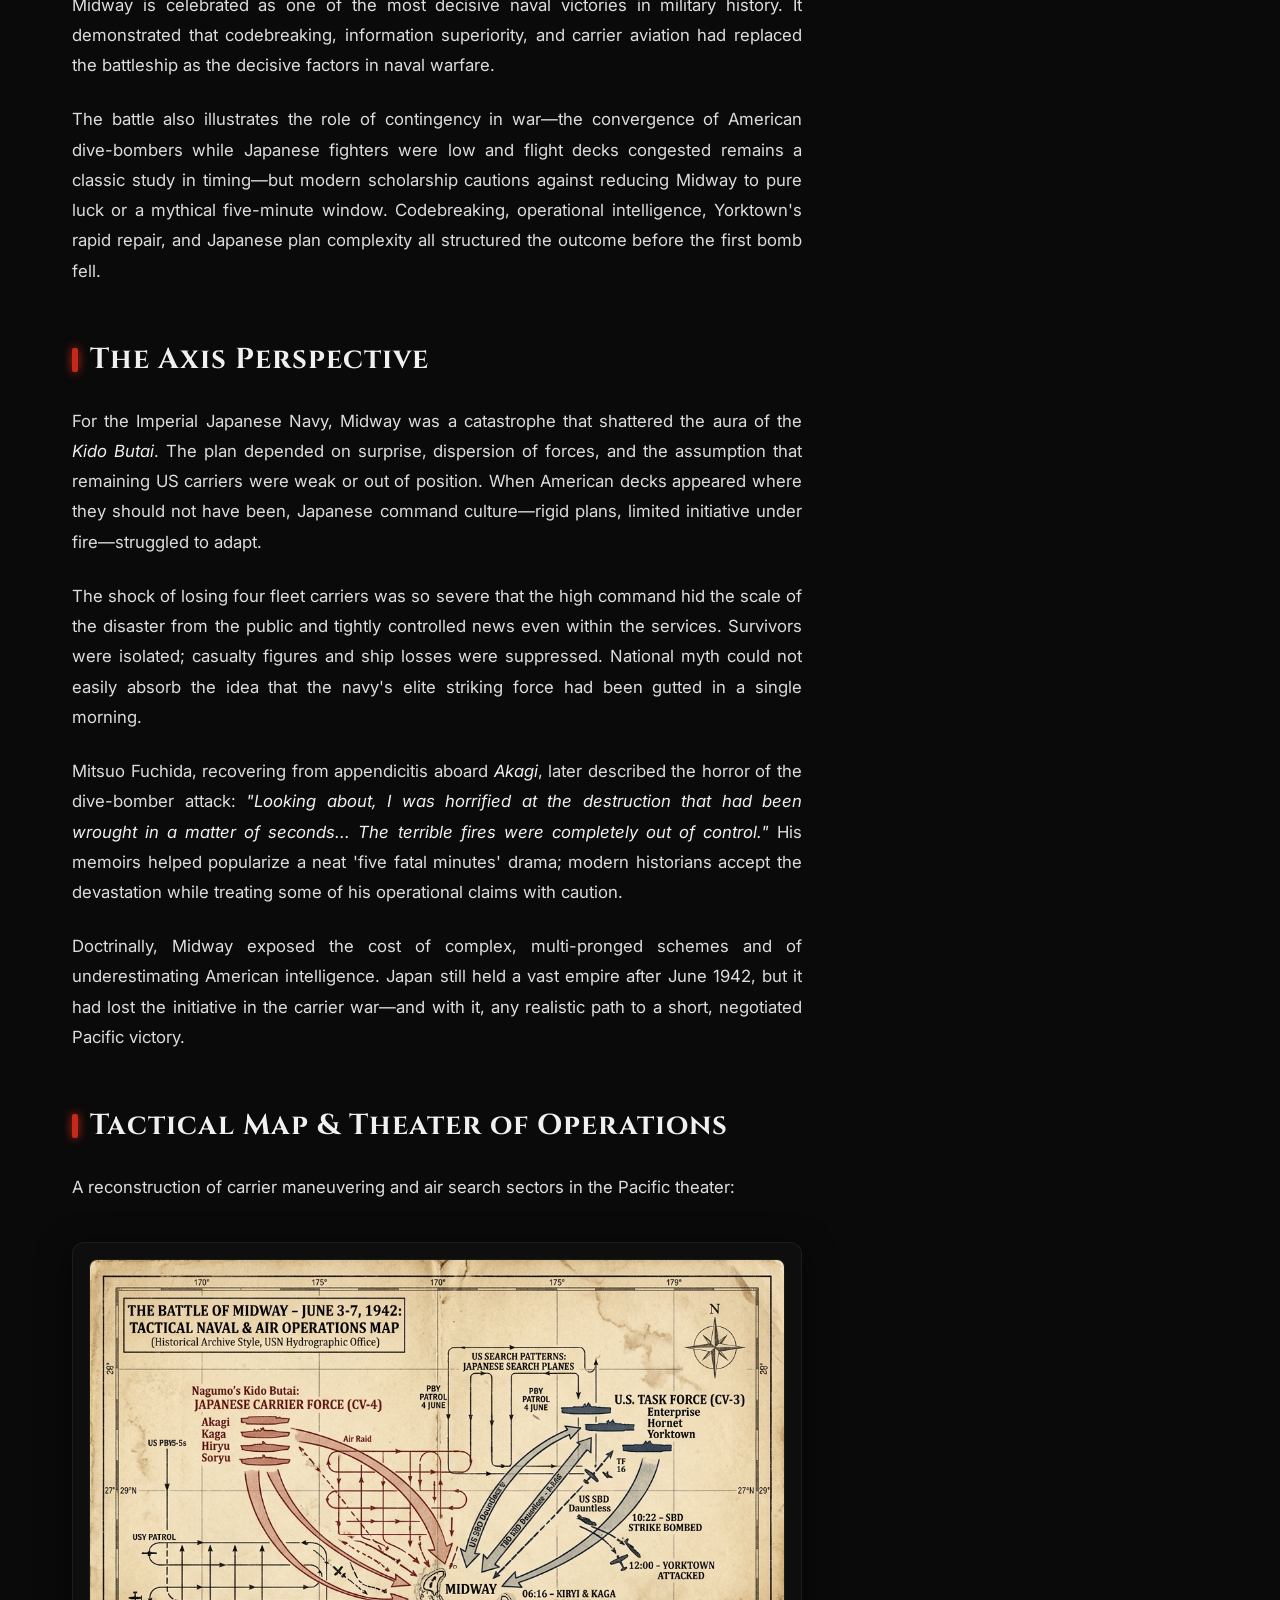
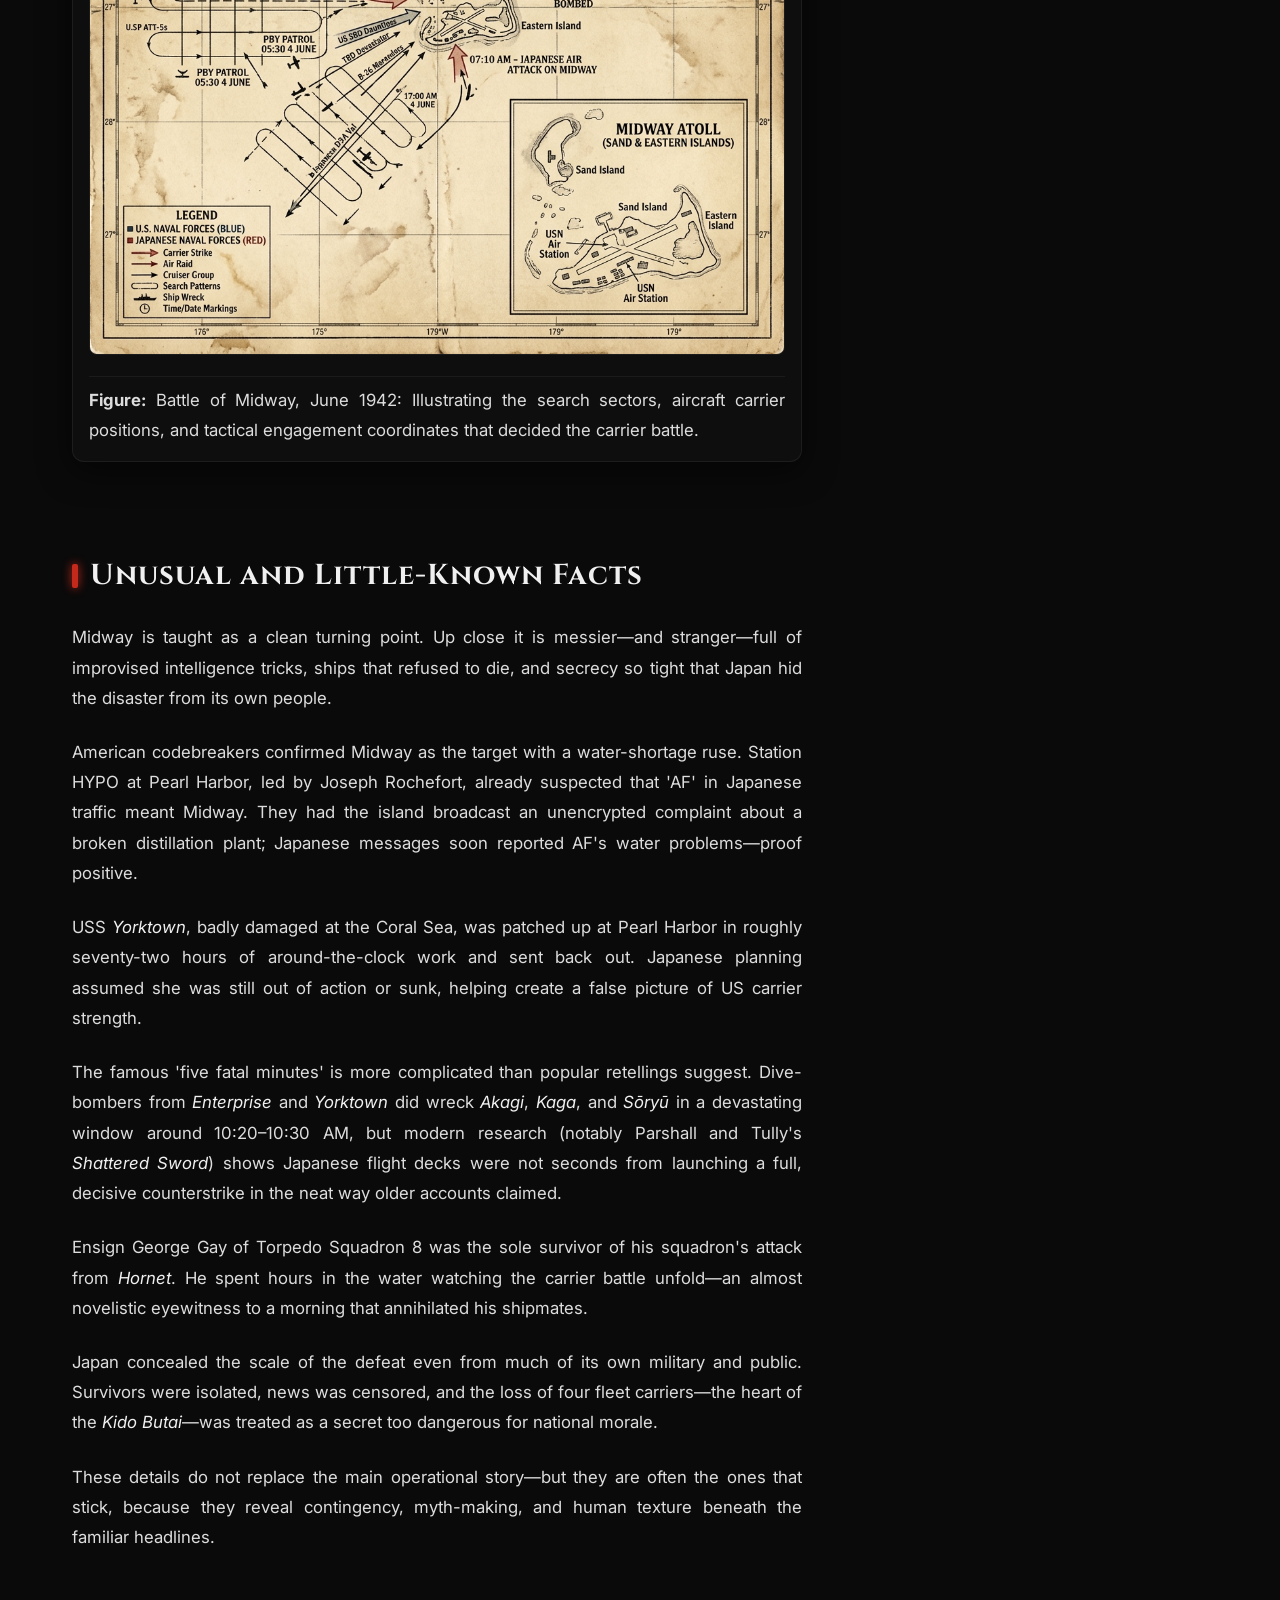
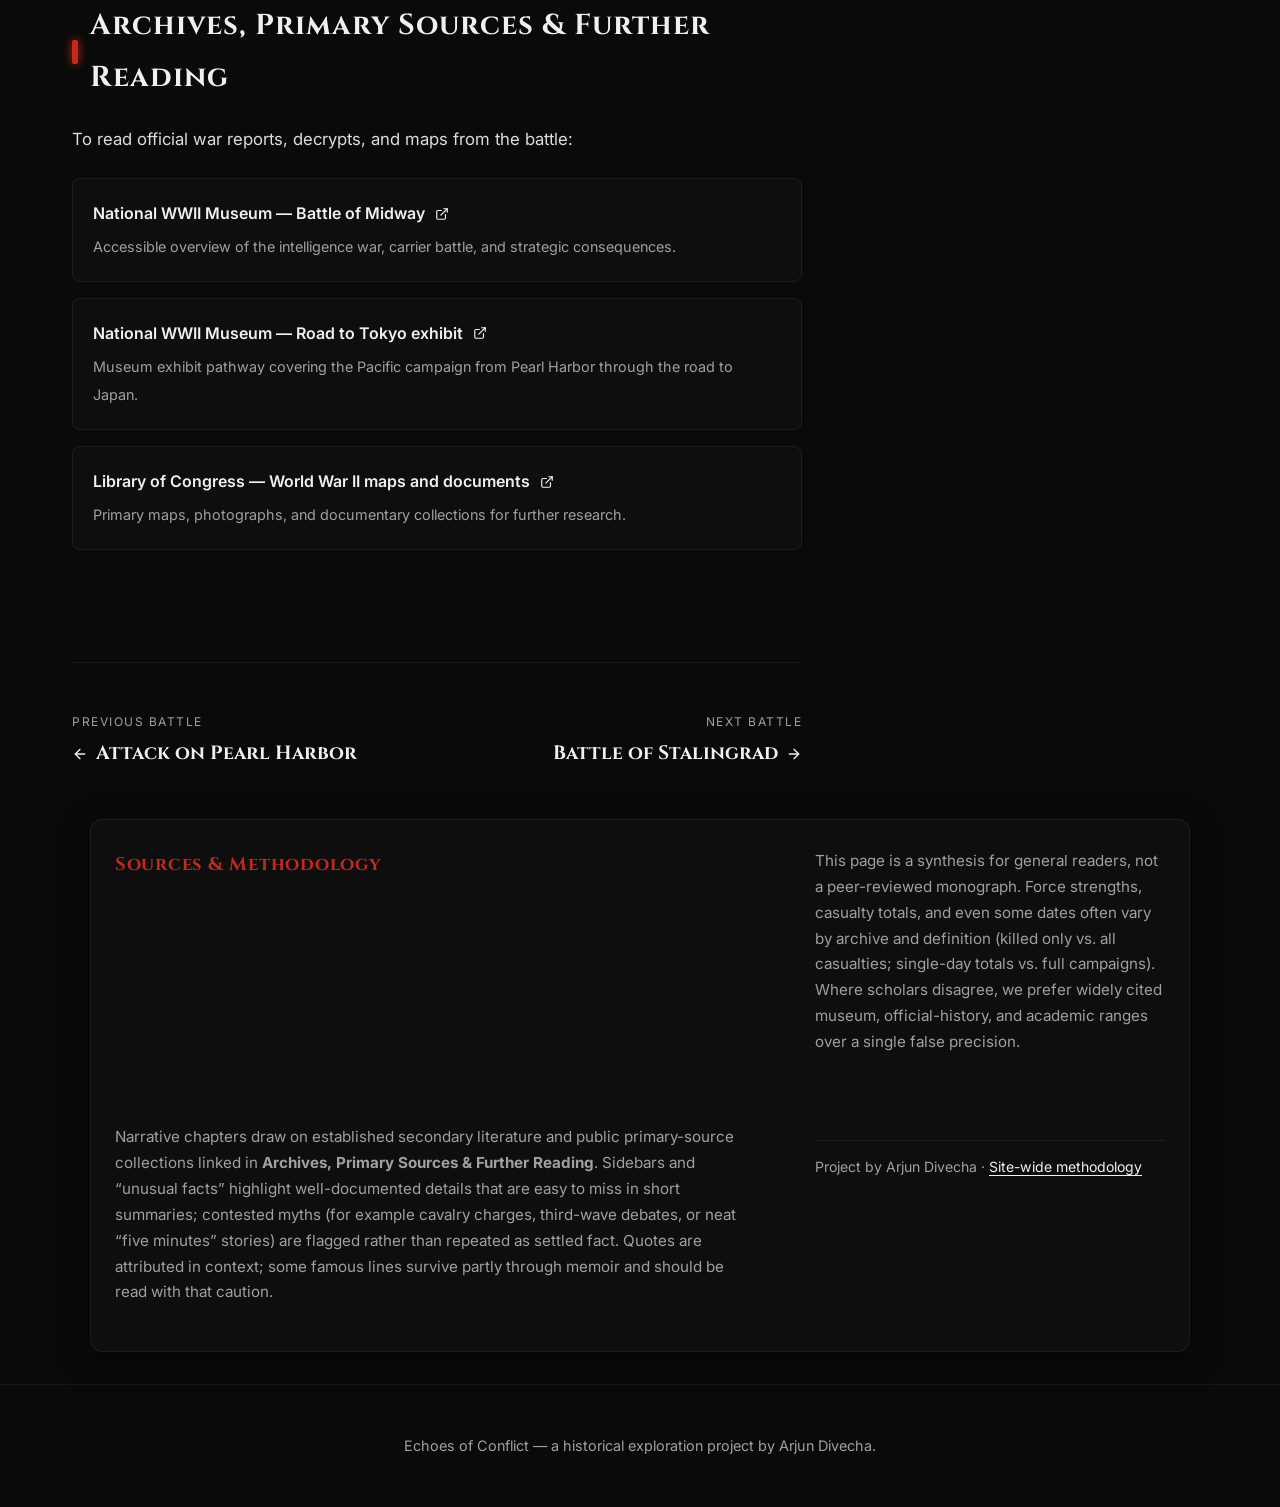
<file: battles/midway.html>
<!DOCTYPE html>
<html lang="en">
<head>
    <meta charset="UTF-8">
    <meta name="viewport" content="width=device-width, initial-scale=1.0">
    <meta name="description" content="Battle of Midway (June 4-7, 1942): Permanent damage to the Imperial Japanese Navy; the strategic initiative in the Pacific shifts to the Allies.">
    <title>Battle of Midway - Echoes of Conflict</title>
    <link rel="preconnect" href="https://fonts.googleapis.com">
    <link rel="preconnect" href="https://fonts.gstatic.com" crossorigin>
    <link href="https://fonts.googleapis.com/css2?family=Cinzel:wght@400;700&family=Inter:wght@300;400;600&display=swap" rel="stylesheet">
    <link rel="stylesheet" href="../battle-detail.css">
</head>
<body>
    <div class="background-overlay"></div>
    
    <nav class="navbar">
        <a href="../index.html" class="nav-home-link">
            <svg xmlns="http://www.w3.org/2000/svg" viewBox="0 0 24 24" fill="none" stroke="currentColor" stroke-width="2.5" stroke-linecap="round" stroke-linejoin="round">
                <line x1="19" y1="12" x2="5" y2="12"></line>
                <polyline points="12 19 5 12 12 5"></polyline>
            </svg>
            Back to Timeline
        </a>
        <span style="font-family: var(--font-heading); font-weight: 700; font-size: 1.2rem; color: var(--accent);">ECHOES OF CONFLICT</span>
    </nav>

    <header class="hero-detail">
        <img src="../assets/images/battle_of_midway_1783712222034.png" alt="Battle of Midway" class="hero-detail-bg">
        <div class="hero-detail-content">
            <span class="hero-date">June 4-7, 1942</span>
            <h1 class="hero-title">Battle of Midway</h1>
        </div>
    </header>

    <main class="container">
        <article class="content-section">
            
        <section class="chapter" id="strategic-context-and-the-intelligence-war">
            <h2 class="chapter-title">Strategic Context & The Intelligence War</h2>
            <p>Following the success of their early offensives, the Japanese military sought to expand their defensive perimeter in the Pacific. Admiral Isoroku Yamamoto conceived a plan to lure the remaining US aircraft carriers into a decisive battle by invading the Midway Atoll, a tiny outpost northwest of Hawaii. Yamamoto believed that the US carriers, which had escaped Pearl Harbor and launched the daring Doolittle Raid on Tokyo, were the primary threat to the Japanese Empire.</p><p>However, the Japanese plan was compromised by American cryptanalysts. Station HYPO in Hawaii, led by Commander Joseph Rochefort, had partially decrypted the Japanese naval code, JN-25. Rochefort's team suspected that the target 'AF' was Midway. To confirm this, they instructed the Midway base to send an unencrypted message claiming their water distillation system had broken. Shortly after, a decrypted Japanese dispatch reported that 'AF was short of water', confirming Midway as the target and allowing Admiral Chester Nimitz to plan an ambush.</p>
        </section>
        

        <section class="chapter" id="military-doctrines-and-war-plans">
            <h2 class="chapter-title">Military Doctrines & War Plans</h2>
            <p>The Japanese plan was highly complex, involving multiple divisions, including a diversionary attack on the Aleutian Islands. It relied on secrecy and the assumption that the US fleet would only react after the landings at Midway had begun. The carriers under Admiral Nagumo were to launch air strikes to neutralize Midway's defenses before the arrival of the invasion fleet.</p><p>The American plan was simple and direct. Nimitz concentrated his three available carriers—USS Enterprise, USS Hornet, and the carrier USS Yorktown, which had been quickly repaired in Pearl Harbor after sustaining damage at the Battle of the Coral Sea—northeast of Midway. The US forces waited in secret, using search planes to locate the Japanese fleet before they were detected.</p>
        </section>
        

        <section class="chapter" id="weapons,-technology,-and-logistics">
            <h2 class="chapter-title">Weapons, Technology, and Logistics</h2>
            <p>The battle showcased carrier-based aircraft technology. The Japanese Mitsubishi A6M Zero was highly agile, easily outclassing the American Grumman F4F Wildcat. However, the Wildcat was more rugged and utilized tactics like the 'Thach Weave' to counter the Zero's maneuverability.</p>
                <div class="sidebar-box">
                    <h4>Tactics Profile: The Thach Weave</h4>
                    <p>Developed by John Thach, this defensive maneuver involved two Wildcats flying abreast. When a Zero attacked one fighter, they crossed paths, allowing the second Wildcat to fire a head-on shot at the pursuer, neutralizing the Zero's speed advantage.</p>
                </div>
                <p>The primary American strike weapon was the Douglas SBD Dauntless dive-bomber, which delivered heavy armor-piercing bombs in steep dives. The Japanese carriers, although fast, lacked armored flight decks and had inadequate anti-aircraft fire control systems, leaving them vulnerable to diving attacks.</p>
        </section>
        

        <section class="chapter" id="opening-moves-and-initial-clash">
            <h2 class="chapter-title">Opening Moves & Initial Clash</h2>
            <p>On June 4, 1942, Nagumo launched his first wave of 108 aircraft against Midway. The strike caused heavy damage to the base but did not destroy its airfields. Nagumo prepared a second wave, arming his aircraft with bombs to strike Midway again.</p><p>Simultaneously, American patrol planes located the Japanese carriers. At 7:00 AM, the US carriers began launching their aircraft. Shortly after, a Japanese search plane spotted the US fleet, reporting the presence of a carrier. Nagumo was forced to halt the rearmament, ordering his crews to switch from ground-bombs back to torpedoes to target the American ships, leaving the decks covered in fuel lines and munitions.</p>
        </section>
        

        <section class="chapter" id="the-turning-point:-the-morning-dive-bomber-attack">
            <h2 class="chapter-title">The Turning Point: The Morning Dive-Bomber Attack</h2>
            <p>The initial American air attacks were uncoordinated and met with disaster. Torpedo bomber squadrons—many flying obsolete TBD Devastators without adequate fighter escort—were savaged by Zero fighters. Of 41 torpedo planes in the main carrier attacks, only a handful returned. Their sacrifice, however, pulled Japanese combat air patrol down to low altitude and disrupted flight-deck operations at a critical moment.</p><p>Around 10:20–10:30 AM, Douglas SBD Dauntless dive-bombers from <em>Enterprise</em> and <em>Yorktown</em> arrived at high altitude and struck the carriers <em>Akagi</em>, <em>Kaga</em>, and <em>Sōryū</em>. Within minutes, all three were mortally damaged and burning. Popular accounts call this the 'five fatal minutes' and sometimes claim Japanese decks were seconds from launching a full strike that would have destroyed the US carriers. Research by Jonathan Parshall and Anthony Tully in <em>Shattered Sword</em> shows that picture is oversimplified: Japanese rearming and spotting timelines do not support a near-simultaneous full-deck launch at the instant of the attack. The dive-bombers' arrival was still decisive—and still a product of intelligence, timing, and Japanese doctrinal rigidity—but it was not a simple five-minute near-miss of total Japanese victory.</p>
        </section>
        

        <section class="chapter" id="the-final-carrier-engagements">
            <h2 class="chapter-title">The Final Carrier Engagements</h2>
            <p>The remaining Japanese carrier, Hiryu, commanded by Rear Admiral Tamon Yamaguchi, launched a retaliatory strike that located and heavily damaged the USS Yorktown. Yorktown's crew managed to extinguish fires and restore power, but a second Japanese strike hit the carrier with torpedoes, forcing the captain to order abandon ship.</p><p>At 4:00 PM, dive-bombers from Enterprise and Yorktown located Hiryu, striking it with several bombs and leaving it burning. Hiryu was scuttled the next morning. With all four Japanese carriers destroyed, Admiral Yamamoto was forced to cancel the invasion of Midway and order a general retreat, ending the battle.</p>
        </section>
        

        <section class="chapter" id="pivot-points-and-key-decisions">
            <h2 class="chapter-title">Pivot Points & Key Decisions</h2>
            <p>The most critical decision was Nimitz's trust in his intelligence officers. Had he ignored Rochefort's analysis, the US fleet would have been out of position, allowing Japan to capture Midway and threaten Hawaii.</p><p>Another pivot point was Nagumo's decision to rearm his planes on the flight decks. This delay, combined with the decoy attacks by the American torpedo bombers, created the perfect opportunity for the US dive-bombers to strike the Japanese carriers at their most vulnerable moment.</p>
        </section>
        

        <section class="chapter" id="the-soldier's-ordeal-and-civilian-impact">
            <h2 class="chapter-title">The Soldier's Ordeal & Civilian Impact</h2>
            <p>For the aircrews, the battle was a deadly test. Pilots flew long distances over the ocean, knowing that mechanical failure or damage meant landing in the water with little hope of rescue. The story of Ensign George Gay, the sole survivor of Torpedo Squadron 8, who floated in the water for hours watching the destruction of the Japanese fleet, highlighted the high casualty rate.</p><p>Midway Atoll was populated by a few hundred US military personnel. The bombing raid on June 4 killed 11 personnel and destroyed fuel tanks and hangers. The base remained operational, serving as a critical refueling stop for search planes and submarines that hunted the retreating Japanese fleet.</p>
        </section>
        

        <section class="chapter" id="the-aftermath-and-strategic-consequences">
            <h2 class="chapter-title">The Aftermath & Strategic Consequences</h2>
            <p>The Battle of Midway was a catastrophic defeat for Japan, which lost four fleet carriers, one heavy cruiser, and over 240 aircraft. More importantly, they lost over 110 experienced pilots and hundreds of skilled aircraft mechanics, who could not be easily replaced.</p><p>This victory established parity in carrier forces in the Pacific and allowed the Allies to transition from a desperate defense to a counteroffensive strategy. Just two months later, the US Marines landed on Guadalcanal, initiating the island-hopping campaign that would lead to the home islands of Japan.</p>
        </section>
        

        <section class="chapter" id="historical-legacy-and-long-term-impact">
            <h2 class="chapter-title">Historical Legacy & Long-term Impact</h2>
            <p>Midway is celebrated as one of the most decisive naval victories in military history. It demonstrated that codebreaking, information superiority, and carrier aviation had replaced the battleship as the decisive factors in naval warfare.</p><p>The battle also illustrates the role of contingency in war—the convergence of American dive-bombers while Japanese fighters were low and flight decks congested remains a classic study in timing—but modern scholarship cautions against reducing Midway to pure luck or a mythical five-minute window. Codebreaking, operational intelligence, Yorktown's rapid repair, and Japanese plan complexity all structured the outcome before the first bomb fell.</p>
        </section>
        

        <section class="chapter" id="the-axis-perspective">
            <h2 class="chapter-title">The Axis Perspective</h2>
            <p>For the Imperial Japanese Navy, Midway was a catastrophe that shattered the aura of the <em>Kido Butai</em>. The plan depended on surprise, dispersion of forces, and the assumption that remaining US carriers were weak or out of position. When American decks appeared where they should not have been, Japanese command culture—rigid plans, limited initiative under fire—struggled to adapt.</p><p>The shock of losing four fleet carriers was so severe that the high command hid the scale of the disaster from the public and tightly controlled news even within the services. Survivors were isolated; casualty figures and ship losses were suppressed. National myth could not easily absorb the idea that the navy's elite striking force had been gutted in a single morning.</p><p>Mitsuo Fuchida, recovering from appendicitis aboard <em>Akagi</em>, later described the horror of the dive-bomber attack: <em>"Looking about, I was horrified at the destruction that had been wrought in a matter of seconds... The terrible fires were completely out of control."</em> His memoirs helped popularize a neat 'five fatal minutes' drama; modern historians accept the devastation while treating some of his operational claims with caution.</p><p>Doctrinally, Midway exposed the cost of complex, multi-pronged schemes and of underestimating American intelligence. Japan still held a vast empire after June 1942, but it had lost the initiative in the carrier war—and with it, any realistic path to a short, negotiated Pacific victory.</p>
        </section>
        

        <section class="chapter" id="tactical-map-and-theater-of-operations">
            <h2 class="chapter-title">Tactical Map & Theater of Operations</h2>
            <p>A reconstruction of carrier maneuvering and air search sectors in the Pacific theater:</p>
                <div class="battle-map-container">
                    <img src="../assets/images/maps/map_midway.png" alt="Battle of Midway Tactical Map" class="battle-map-img">
                    <p class="battle-map-caption"><strong>Figure:</strong> Battle of Midway, June 1942: Illustrating the search sectors, aircraft carrier positions, and tactical engagement coordinates that decided the carrier battle.</p>
                </div>
                
        </section>
        

        <section class="chapter" id="unusual-and-little-known-facts">
            <h2 class="chapter-title">Unusual and Little-Known Facts</h2>
            <p>Midway is taught as a clean turning point. Up close it is messier—and stranger—full of improvised intelligence tricks, ships that refused to die, and secrecy so tight that Japan hid the disaster from its own people.</p><p>American codebreakers confirmed Midway as the target with a water-shortage ruse. Station HYPO at Pearl Harbor, led by Joseph Rochefort, already suspected that 'AF' in Japanese traffic meant Midway. They had the island broadcast an unencrypted complaint about a broken distillation plant; Japanese messages soon reported AF's water problems—proof positive.</p><p>USS <em>Yorktown</em>, badly damaged at the Coral Sea, was patched up at Pearl Harbor in roughly seventy-two hours of around-the-clock work and sent back out. Japanese planning assumed she was still out of action or sunk, helping create a false picture of US carrier strength.</p><p>The famous 'five fatal minutes' is more complicated than popular retellings suggest. Dive-bombers from <em>Enterprise</em> and <em>Yorktown</em> did wreck <em>Akagi</em>, <em>Kaga</em>, and <em>Sōryū</em> in a devastating window around 10:20–10:30 AM, but modern research (notably Parshall and Tully's <em>Shattered Sword</em>) shows Japanese flight decks were not seconds from launching a full, decisive counterstrike in the neat way older accounts claimed.</p><p>Ensign George Gay of Torpedo Squadron 8 was the sole survivor of his squadron's attack from <em>Hornet</em>. He spent hours in the water watching the carrier battle unfold—an almost novelistic eyewitness to a morning that annihilated his shipmates.</p><p>Japan concealed the scale of the defeat even from much of its own military and public. Survivors were isolated, news was censored, and the loss of four fleet carriers—the heart of the <em>Kido Butai</em>—was treated as a secret too dangerous for national morale.</p><p>These details do not replace the main operational story—but they are often the ones that stick, because they reveal contingency, myth-making, and human texture beneath the familiar headlines.</p>
        </section>
        

        <section class="chapter" id="archives,-primary-sources-and-further-reading">
            <h2 class="chapter-title">Archives, Primary Sources & Further Reading</h2>
            <p>To read official war reports, decrypts, and maps from the battle:</p><ul class="sources-list">
                    <li class="source-item">
                        <a href="https://www.nationalww2museum.org/war/articles/battle-midway" target="_blank" rel="noopener noreferrer" class="source-link">
                            National WWII Museum — Battle of Midway
                            <svg xmlns="http://www.w3.org/2000/svg" width="14" height="14" viewBox="0 0 24 24" fill="none" stroke="currentColor" stroke-width="2" stroke-linecap="round" stroke-linejoin="round" style="margin-left: 2px;">
                                <path d="M18 13v6a2 2 0 0 1-2 2H5a2 2 0 0 1-2-2V8a2 2 0 0 1 2-2h6"></path>
                                <polyline points="15 3 21 3 21 9"></polyline>
                                <line x1="10" y1="14" x2="21" y2="3"></line>
                            </svg>
                        </a>
                        <span class="source-desc">Accessible overview of the intelligence war, carrier battle, and strategic consequences.</span>
                    </li>
                    
                    <li class="source-item">
                        <a href="https://www.nationalww2museum.org/visit/exhibits/road-tokyo" target="_blank" rel="noopener noreferrer" class="source-link">
                            National WWII Museum — Road to Tokyo exhibit
                            <svg xmlns="http://www.w3.org/2000/svg" width="14" height="14" viewBox="0 0 24 24" fill="none" stroke="currentColor" stroke-width="2" stroke-linecap="round" stroke-linejoin="round" style="margin-left: 2px;">
                                <path d="M18 13v6a2 2 0 0 1-2 2H5a2 2 0 0 1-2-2V8a2 2 0 0 1 2-2h6"></path>
                                <polyline points="15 3 21 3 21 9"></polyline>
                                <line x1="10" y1="14" x2="21" y2="3"></line>
                            </svg>
                        </a>
                        <span class="source-desc">Museum exhibit pathway covering the Pacific campaign from Pearl Harbor through the road to Japan.</span>
                    </li>
                    
                    <li class="source-item">
                        <a href="https://www.loc.gov/" target="_blank" rel="noopener noreferrer" class="source-link">
                            Library of Congress — World War II maps and documents
                            <svg xmlns="http://www.w3.org/2000/svg" width="14" height="14" viewBox="0 0 24 24" fill="none" stroke="currentColor" stroke-width="2" stroke-linecap="round" stroke-linejoin="round" style="margin-left: 2px;">
                                <path d="M18 13v6a2 2 0 0 1-2 2H5a2 2 0 0 1-2-2V8a2 2 0 0 1 2-2h6"></path>
                                <polyline points="15 3 21 3 21 9"></polyline>
                                <line x1="10" y1="14" x2="21" y2="3"></line>
                            </svg>
                        </a>
                        <span class="source-desc">Primary maps, photographs, and documentary collections for further research.</span>
                    </li>
                    </ul>
        </section>
        
        </article>

        <aside class="sidebar">
            <div class="stat-card">
                <h3 class="stat-card-title">Battle Statistics</h3>
                <div class="stat-item">
                    <span class="stat-label">Date</span>
                    <span class="stat-value">June 4-7, 1942</span>
                </div>
                <div class="stat-item">
                    <span class="stat-label">Location</span>
                    <span class="stat-value">Midway Atoll, Pacific Ocean</span>
                </div>
                <div class="stat-item">
                    <span class="stat-label">Result</span>
                    <span class="stat-value outcome">Decisive American victory</span>
                </div>
                <div class="stat-item">
                    <span class="stat-label">Strategic Impact</span>
                    <span class="stat-value">Permanent damage to the Imperial Japanese Navy; the strategic initiative in the Pacific shifts to the Allies.</span>
                </div>
                <div class="stat-item">
                    <span class="stat-label">American Commanders</span>
                    <span class="stat-value">Chester W. Nimitz, Frank Jack Fletcher, Raymond A. Spruance</span>
                </div>
                <div class="stat-item">
                    <span class="stat-label">Japanese Commanders</span>
                    <span class="stat-value">Isoroku Yamamoto, Nobutake Kondō, Chūichi Nagumo, Tamon Yamaguchi</span>
                </div>
                <div class="stat-item">
                    <span class="stat-label">US Forces</span>
                    <span class="stat-value">US Navy: 3 aircraft carriers, 8 cruisers, 15 destroyers, 233 carrier aircraft, 127 land-based aircraft</span>
                </div>
                <div class="stat-item">
                    <span class="stat-label">Japanese Forces (Kido Butai / MI)</span>
                    <span class="stat-value">Imperial Japanese Navy striking force: 4 fleet carriers, 2 battleships, cruisers and destroyers in company, ~248 carrier aircraft (overall Operation MI forces were larger and widely dispersed)</span>
                </div>
                <div class="stat-item">
                    <span class="stat-label">American Casualties</span>
                    <span class="stat-value">307 killed; 1 aircraft carrier (USS Yorktown) and 1 destroyer (USS Hammann) sunk; ~150 aircraft lost</span>
                </div>
                <div class="stat-item">
                    <span class="stat-label">Japanese Casualties</span>
                    <span class="stat-value">Approx. 3,000–3,057 killed; 4 fleet carriers and 1 heavy cruiser (Mikuma) sunk; ~248–250 aircraft destroyed</span>
                </div>
            </div>
        </aside>
    </main>

    <div class="container" style="padding-top: 0; padding-bottom: 0;">
        <nav class="page-navigation">
            
            <a href="pearl-harbor.html" class="nav-btn prev">
                <span class="nav-btn-label">Previous Battle</span>
                <span class="nav-btn-title">
                    <svg xmlns="http://www.w3.org/2000/svg" viewBox="0 0 24 24" fill="none" stroke="currentColor" stroke-width="2" stroke-linecap="round" stroke-linejoin="round">
                        <line x1="19" y1="12" x2="5" y2="12"></line>
                        <polyline points="12 19 5 12 12 5"></polyline>
                    </svg>
                    Attack on Pearl Harbor
                </span>
            </a>
            
            
            <a href="stalingrad.html" class="nav-btn next">
                <span class="nav-btn-label">Next Battle</span>
                <span class="nav-btn-title">
                    Battle of Stalingrad
                    <svg xmlns="http://www.w3.org/2000/svg" viewBox="0 0 24 24" fill="none" stroke="currentColor" stroke-width="2" stroke-linecap="round" stroke-linejoin="round">
                        <line x1="5" y1="12" x2="19" y2="12"></line>
                        <polyline points="12 5 19 12 12 19"></polyline>
                    </svg>
                </span>
            </a>
            
        </nav>
    </div>

    <section class="methodology-note container">
        <h2 class="methodology-title">Sources &amp; Methodology</h2>
        <p>
            This page is a synthesis for general readers, not a peer-reviewed monograph. Force strengths, casualty totals, and even some dates
            often vary by archive and definition (killed only vs. all casualties; single-day totals vs. full campaigns). Where scholars disagree,
            we prefer widely cited museum, official-history, and academic ranges over a single false precision.
        </p>
        <p>
            Narrative chapters draw on established secondary literature and public primary-source collections linked in
            <strong>Archives, Primary Sources &amp; Further Reading</strong>. Sidebars and “unusual facts” highlight well-documented details that
            are easy to miss in short summaries; contested myths (for example cavalry charges, third-wave debates, or neat “five minutes” stories)
            are flagged rather than repeated as settled fact. Quotes are attributed in context; some famous lines survive partly through memoir and
            should be read with that caution.
        </p>
        <p class="methodology-footer-line">
            Project by Arjun Divecha · <a href="../index.html#methodology">Site-wide methodology</a>
        </p>
    </section>

    <footer>
        <p>Echoes of Conflict — a historical exploration project by Arjun Divecha.</p>
    </footer>
</body>
</html>
</file>
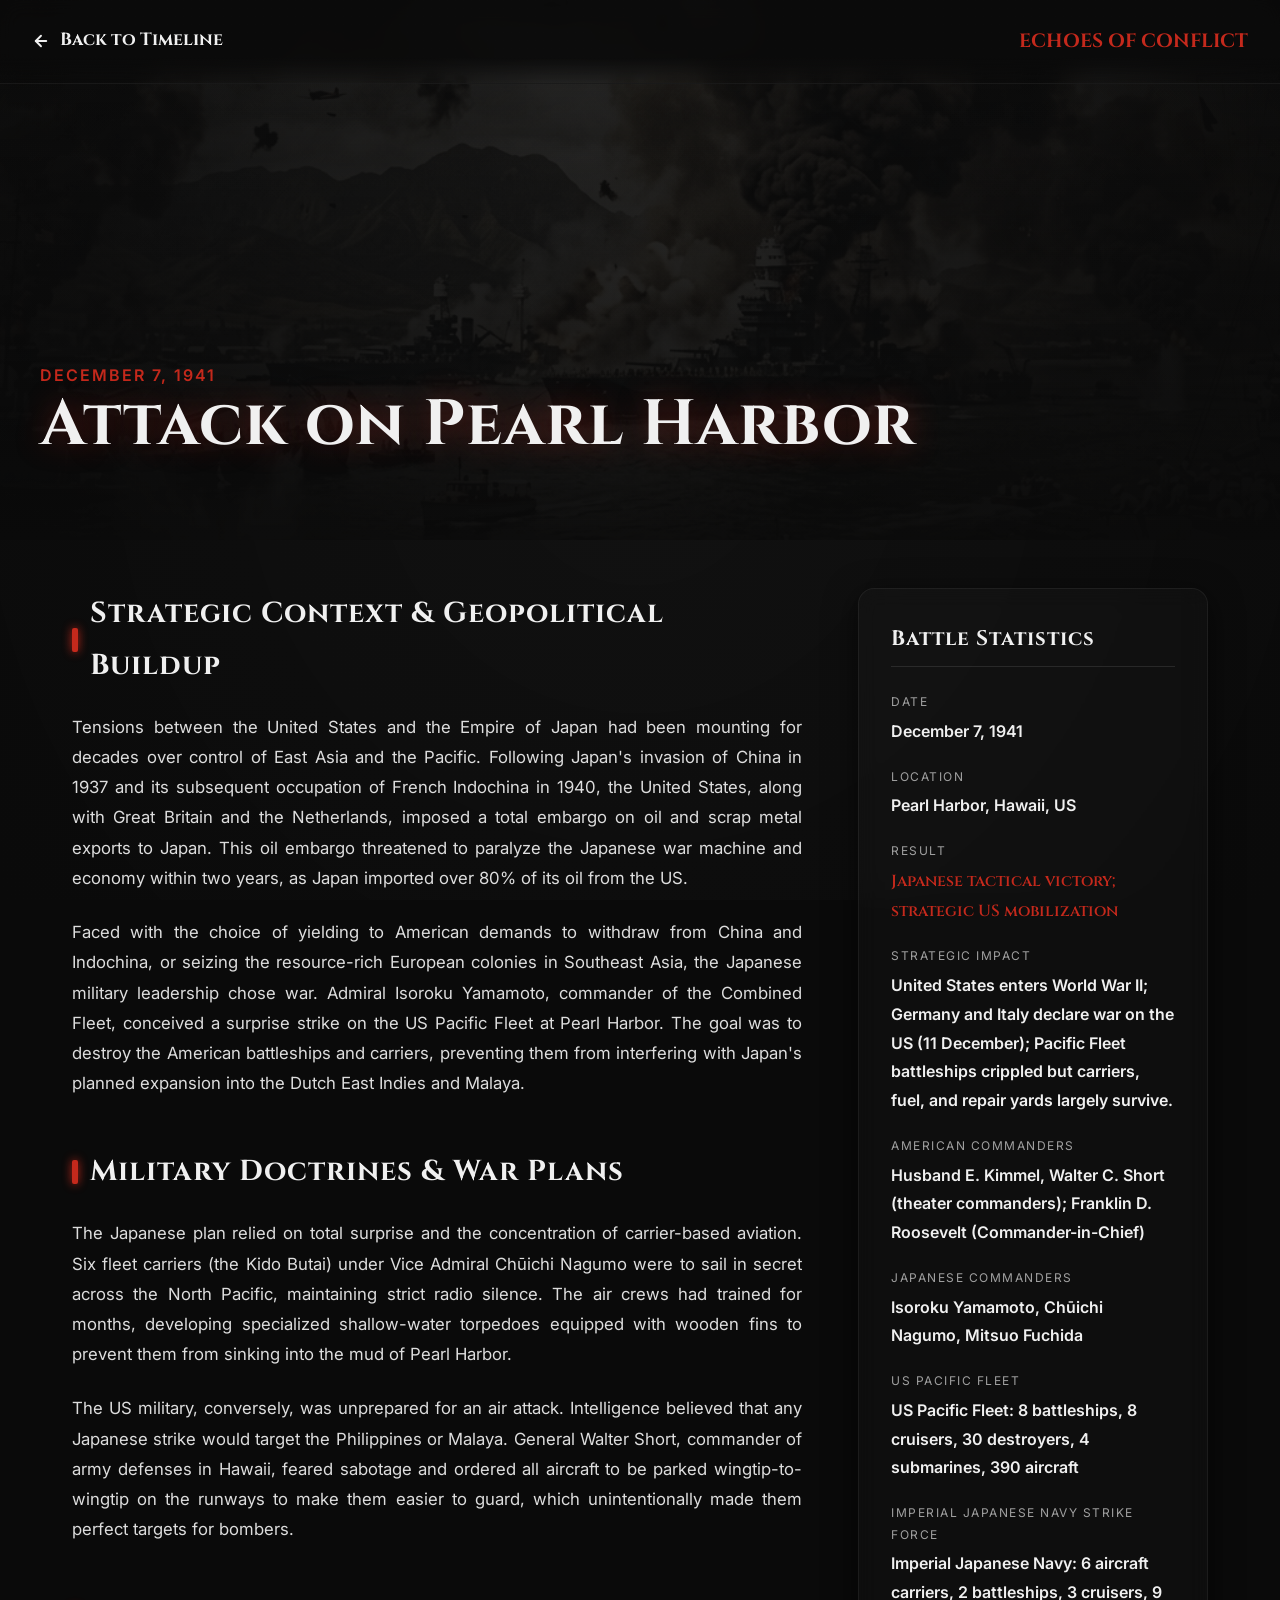
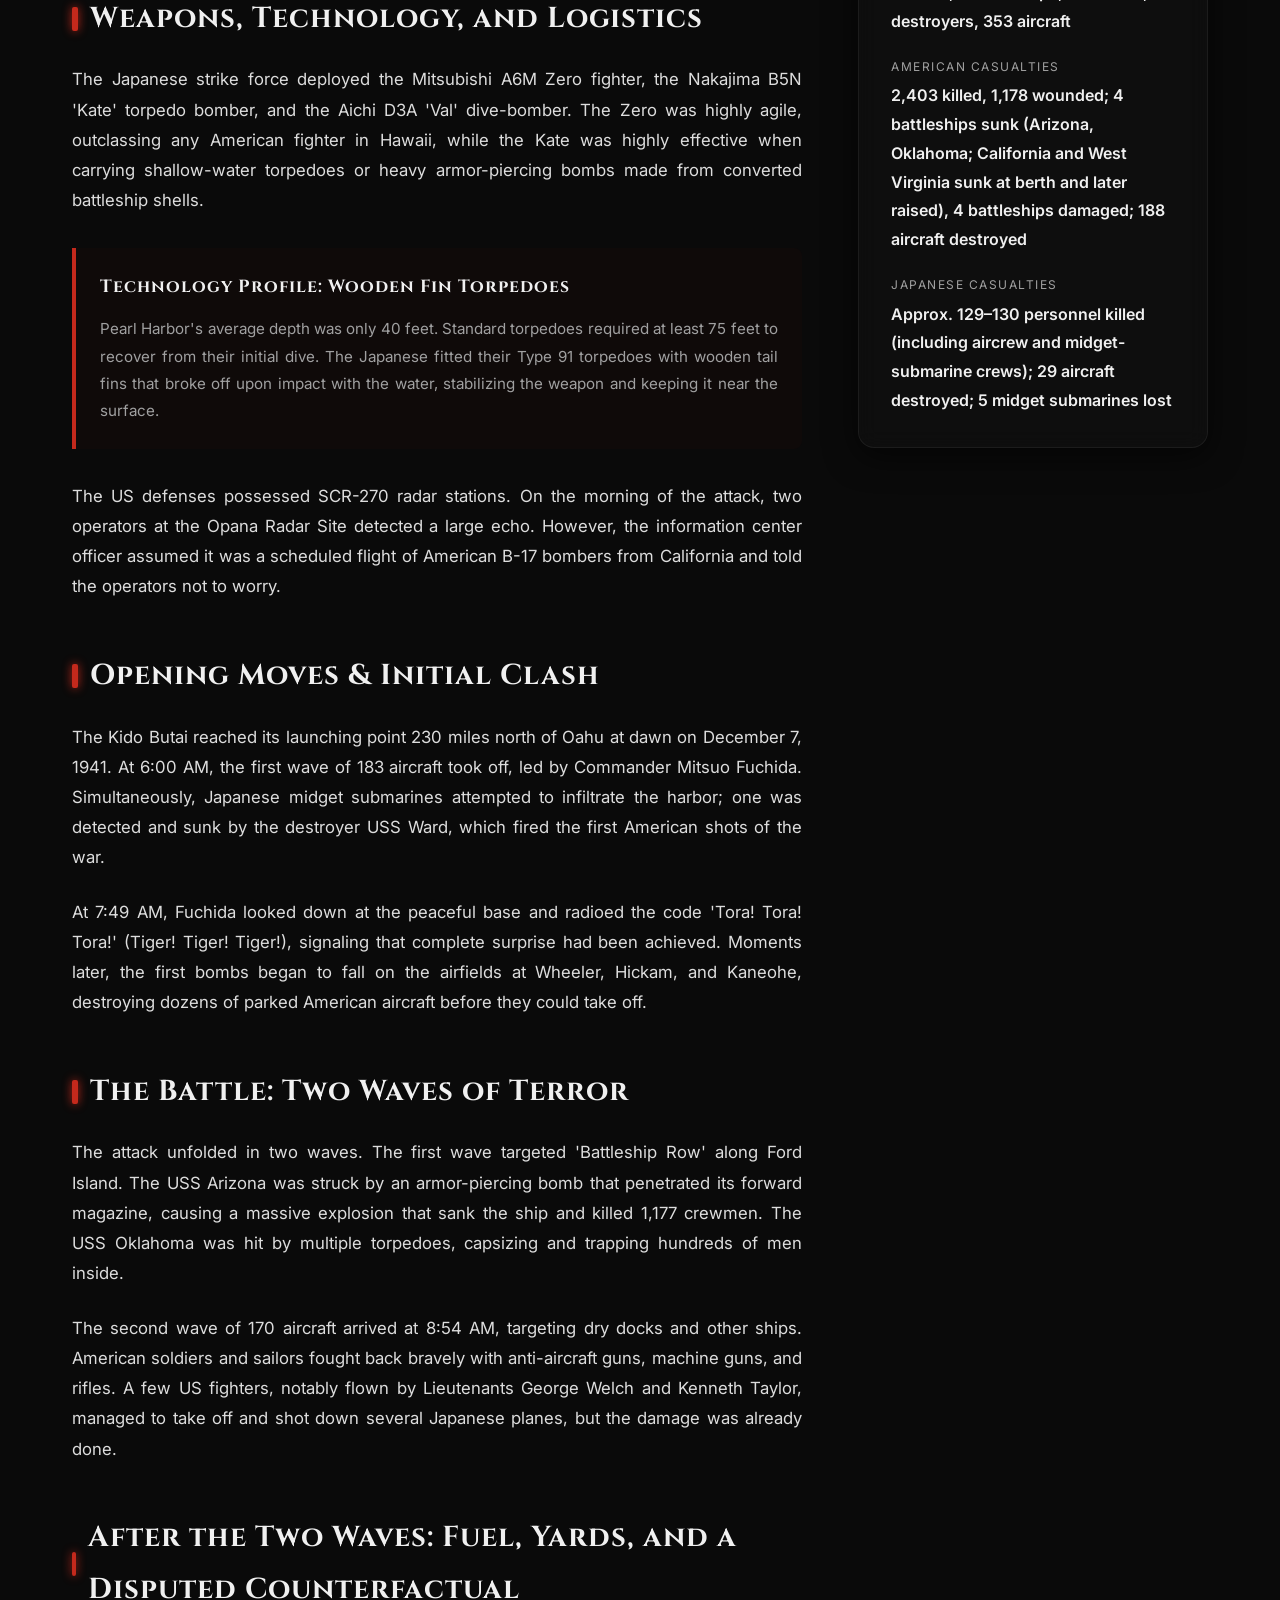
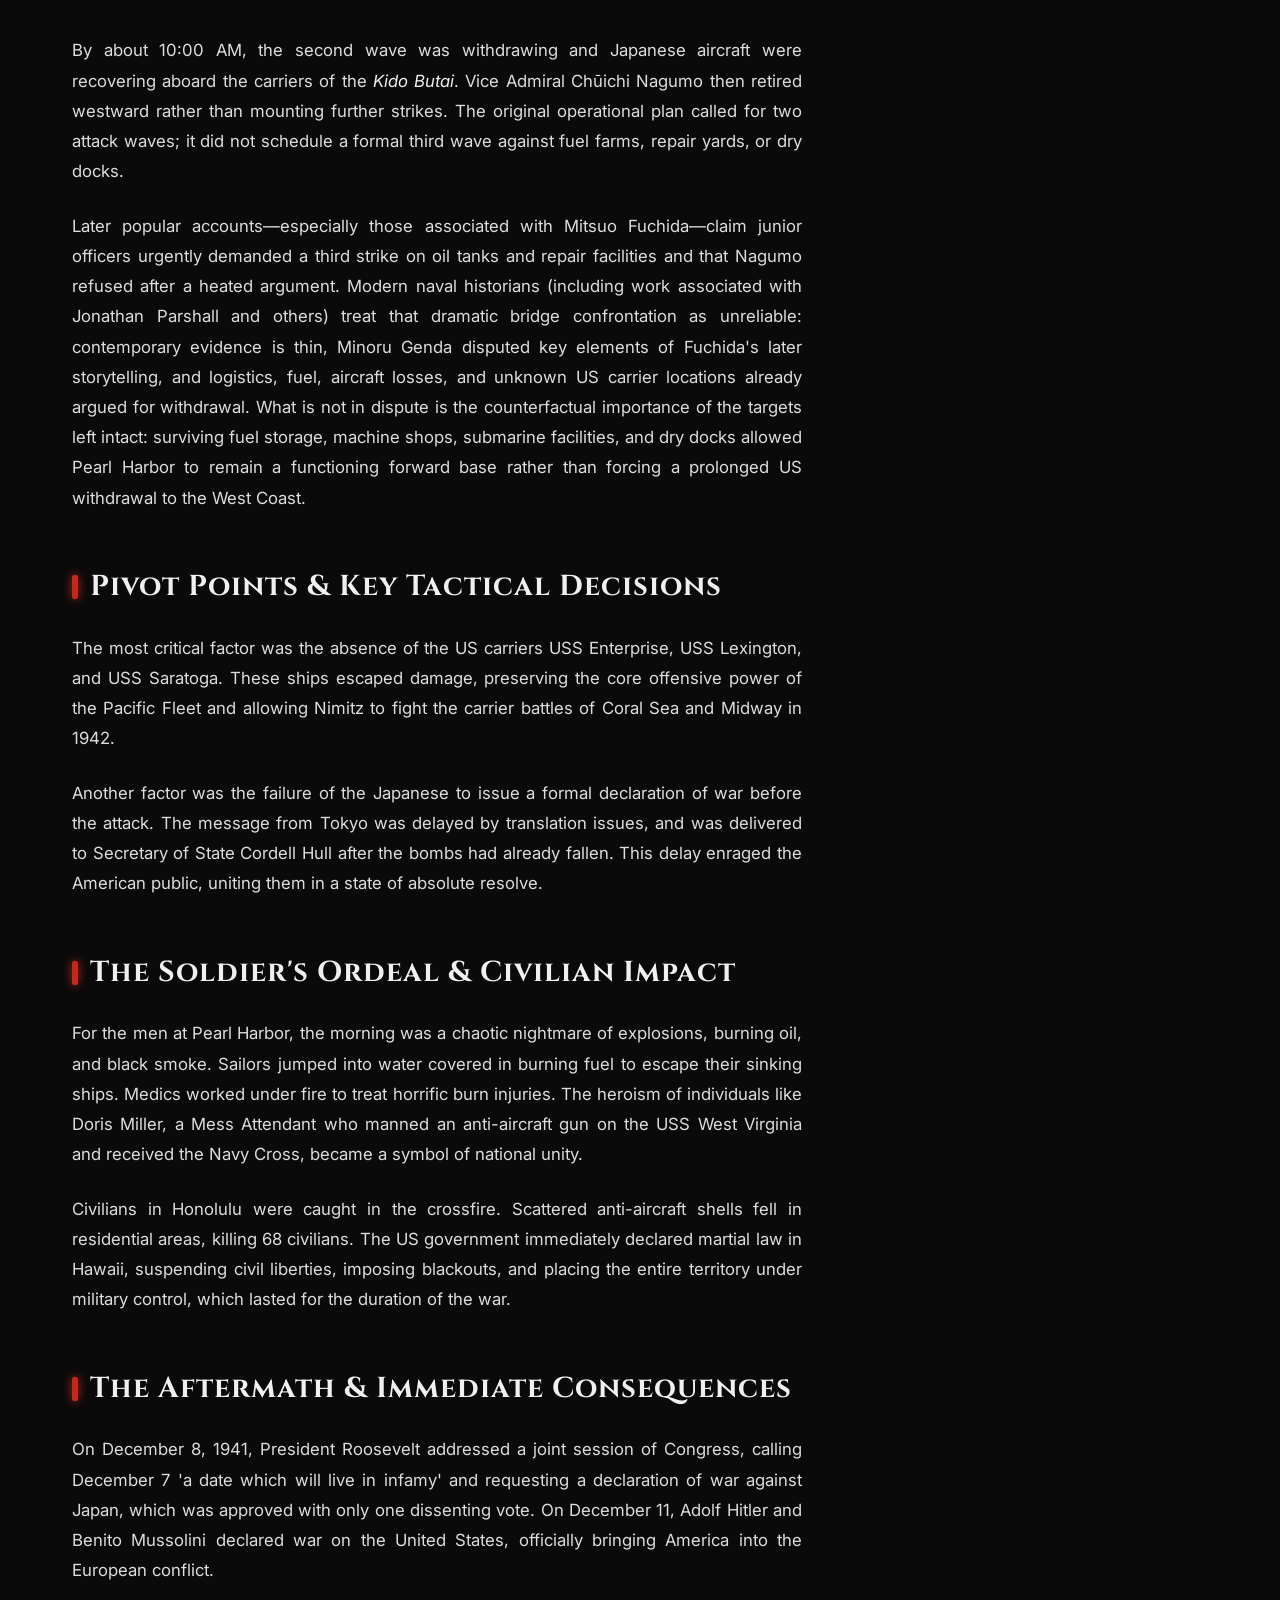
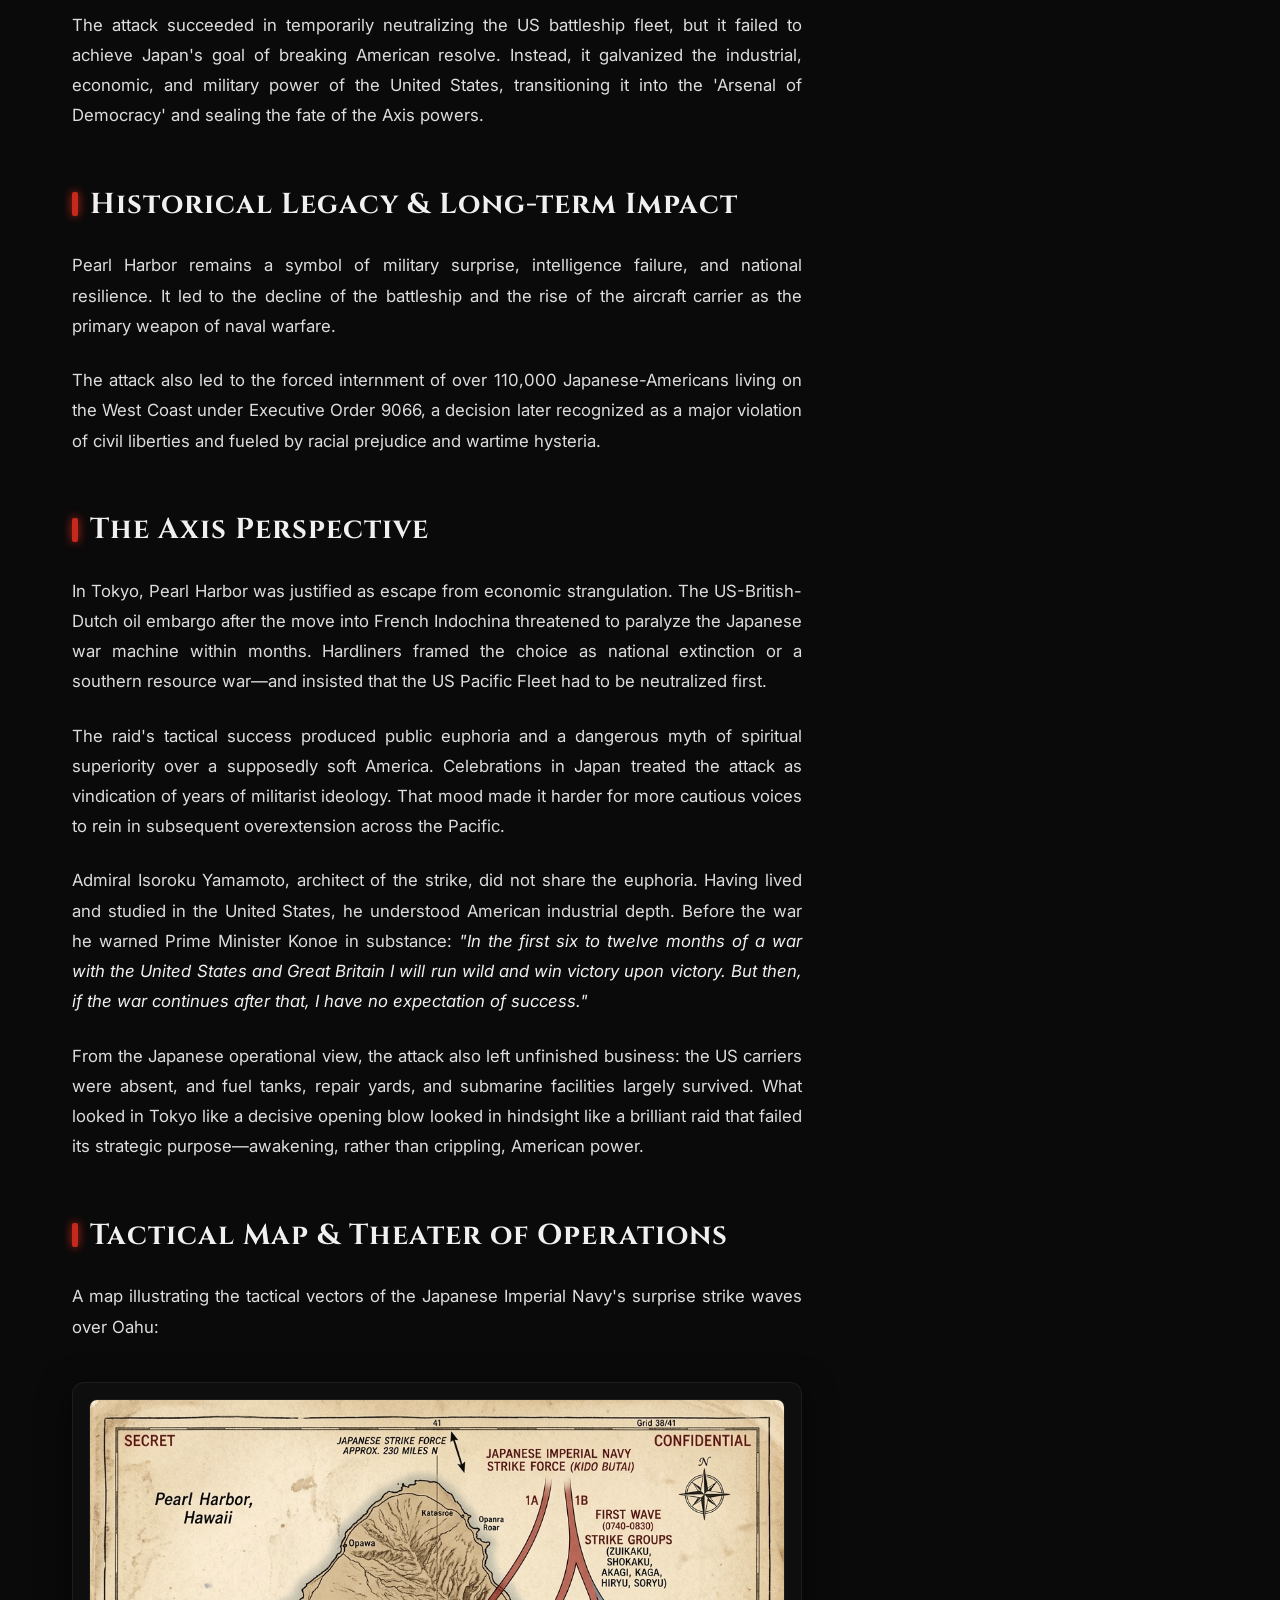
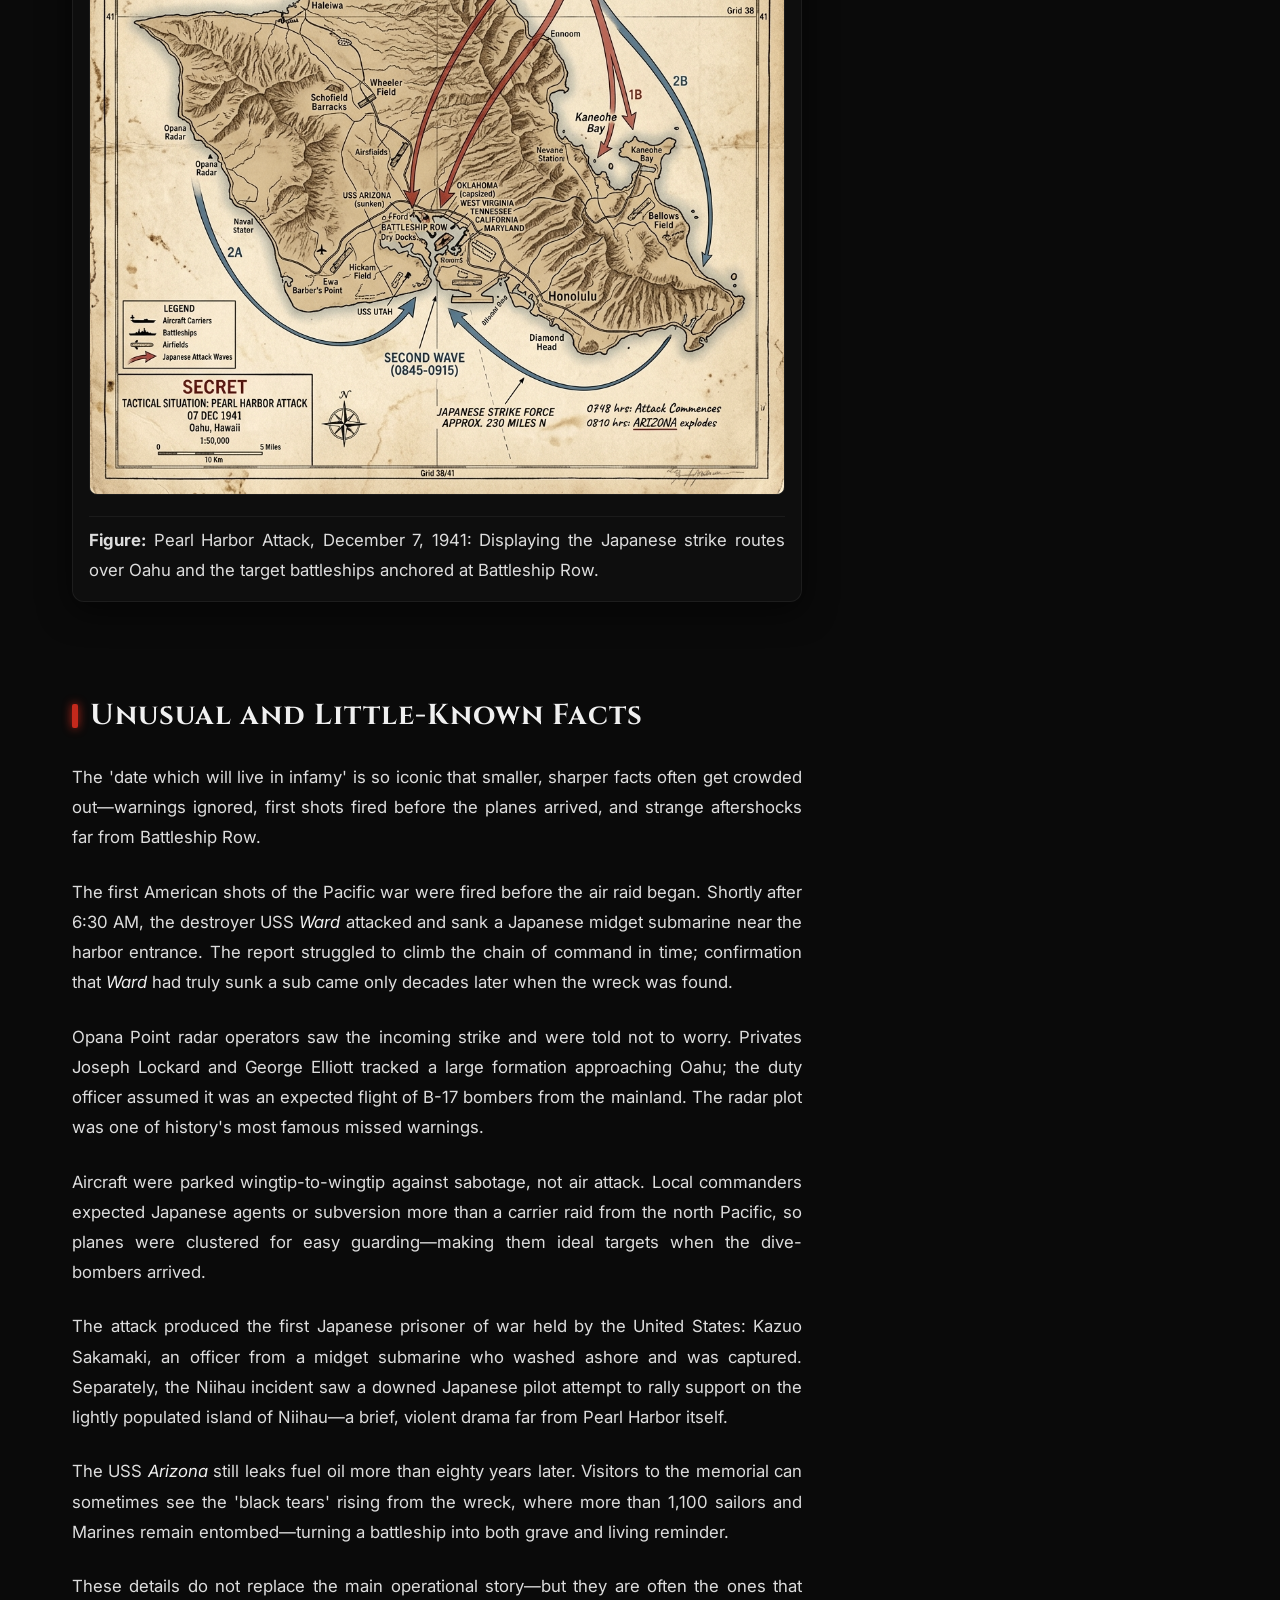
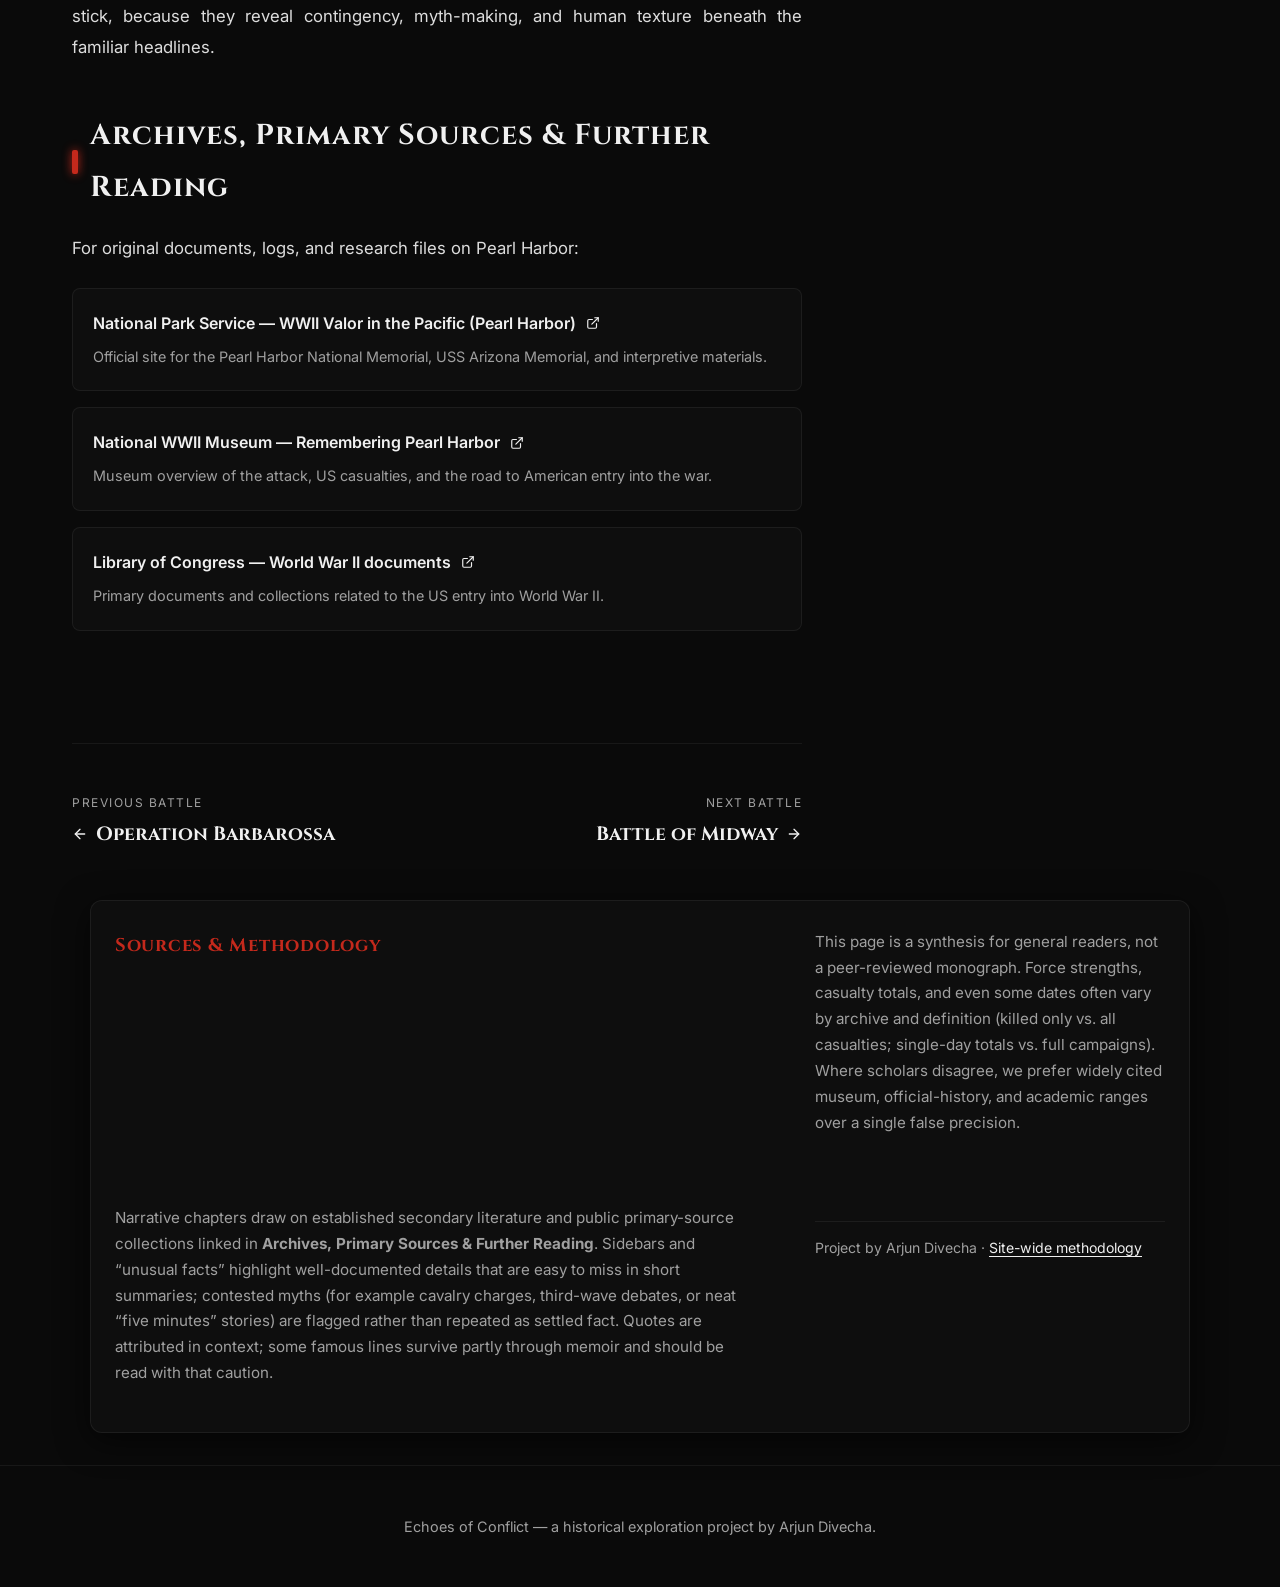
<file: battles/pearl-harbor.html>
<!DOCTYPE html>
<html lang="en">
<head>
    <meta charset="UTF-8">
    <meta name="viewport" content="width=device-width, initial-scale=1.0">
    <meta name="description" content="Attack on Pearl Harbor (December 7, 1941): United States enters World War II; Germany and Italy declare war on the US (11 December); Pacific Fleet battleships crippled but carriers, fuel, and repair yards largely survive.">
    <title>Attack on Pearl Harbor - Echoes of Conflict</title>
    <link rel="preconnect" href="https://fonts.googleapis.com">
    <link rel="preconnect" href="https://fonts.gstatic.com" crossorigin>
    <link href="https://fonts.googleapis.com/css2?family=Cinzel:wght@400;700&family=Inter:wght@300;400;600&display=swap" rel="stylesheet">
    <link rel="stylesheet" href="../battle-detail.css">
</head>
<body>
    <div class="background-overlay"></div>
    
    <nav class="navbar">
        <a href="../index.html" class="nav-home-link">
            <svg xmlns="http://www.w3.org/2000/svg" viewBox="0 0 24 24" fill="none" stroke="currentColor" stroke-width="2.5" stroke-linecap="round" stroke-linejoin="round">
                <line x1="19" y1="12" x2="5" y2="12"></line>
                <polyline points="12 19 5 12 12 5"></polyline>
            </svg>
            Back to Timeline
        </a>
        <span style="font-family: var(--font-heading); font-weight: 700; font-size: 1.2rem; color: var(--accent);">ECHOES OF CONFLICT</span>
    </nav>

    <header class="hero-detail">
        <img src="../assets/images/pearl_harbor_1783712216007.png" alt="Attack on Pearl Harbor" class="hero-detail-bg">
        <div class="hero-detail-content">
            <span class="hero-date">December 7, 1941</span>
            <h1 class="hero-title">Attack on Pearl Harbor</h1>
        </div>
    </header>

    <main class="container">
        <article class="content-section">
            
        <section class="chapter" id="strategic-context-and-geopolitical-buildup">
            <h2 class="chapter-title">Strategic Context & Geopolitical Buildup</h2>
            <p>Tensions between the United States and the Empire of Japan had been mounting for decades over control of East Asia and the Pacific. Following Japan's invasion of China in 1937 and its subsequent occupation of French Indochina in 1940, the United States, along with Great Britain and the Netherlands, imposed a total embargo on oil and scrap metal exports to Japan. This oil embargo threatened to paralyze the Japanese war machine and economy within two years, as Japan imported over 80% of its oil from the US.</p><p>Faced with the choice of yielding to American demands to withdraw from China and Indochina, or seizing the resource-rich European colonies in Southeast Asia, the Japanese military leadership chose war. Admiral Isoroku Yamamoto, commander of the Combined Fleet, conceived a surprise strike on the US Pacific Fleet at Pearl Harbor. The goal was to destroy the American battleships and carriers, preventing them from interfering with Japan's planned expansion into the Dutch East Indies and Malaya.</p>
        </section>
        

        <section class="chapter" id="military-doctrines-and-war-plans">
            <h2 class="chapter-title">Military Doctrines & War Plans</h2>
            <p>The Japanese plan relied on total surprise and the concentration of carrier-based aviation. Six fleet carriers (the Kido Butai) under Vice Admiral Chūichi Nagumo were to sail in secret across the North Pacific, maintaining strict radio silence. The air crews had trained for months, developing specialized shallow-water torpedoes equipped with wooden fins to prevent them from sinking into the mud of Pearl Harbor.</p><p>The US military, conversely, was unprepared for an air attack. Intelligence believed that any Japanese strike would target the Philippines or Malaya. General Walter Short, commander of army defenses in Hawaii, feared sabotage and ordered all aircraft to be parked wingtip-to-wingtip on the runways to make them easier to guard, which unintentionally made them perfect targets for bombers.</p>
        </section>
        

        <section class="chapter" id="weapons,-technology,-and-logistics">
            <h2 class="chapter-title">Weapons, Technology, and Logistics</h2>
            <p>The Japanese strike force deployed the Mitsubishi A6M Zero fighter, the Nakajima B5N 'Kate' torpedo bomber, and the Aichi D3A 'Val' dive-bomber. The Zero was highly agile, outclassing any American fighter in Hawaii, while the Kate was highly effective when carrying shallow-water torpedoes or heavy armor-piercing bombs made from converted battleship shells.</p>
                <div class="sidebar-box">
                    <h4>Technology Profile: Wooden Fin Torpedoes</h4>
                    <p>Pearl Harbor's average depth was only 40 feet. Standard torpedoes required at least 75 feet to recover from their initial dive. The Japanese fitted their Type 91 torpedoes with wooden tail fins that broke off upon impact with the water, stabilizing the weapon and keeping it near the surface.</p>
                </div>
                <p>The US defenses possessed SCR-270 radar stations. On the morning of the attack, two operators at the Opana Radar Site detected a large echo. However, the information center officer assumed it was a scheduled flight of American B-17 bombers from California and told the operators not to worry.</p>
        </section>
        

        <section class="chapter" id="opening-moves-and-initial-clash">
            <h2 class="chapter-title">Opening Moves & Initial Clash</h2>
            <p>The Kido Butai reached its launching point 230 miles north of Oahu at dawn on December 7, 1941. At 6:00 AM, the first wave of 183 aircraft took off, led by Commander Mitsuo Fuchida. Simultaneously, Japanese midget submarines attempted to infiltrate the harbor; one was detected and sunk by the destroyer USS Ward, which fired the first American shots of the war.</p><p>At 7:49 AM, Fuchida looked down at the peaceful base and radioed the code 'Tora! Tora! Tora!' (Tiger! Tiger! Tiger!), signaling that complete surprise had been achieved. Moments later, the first bombs began to fall on the airfields at Wheeler, Hickam, and Kaneohe, destroying dozens of parked American aircraft before they could take off.</p>
        </section>
        

        <section class="chapter" id="the-battle:-two-waves-of-terror">
            <h2 class="chapter-title">The Battle: Two Waves of Terror</h2>
            <p>The attack unfolded in two waves. The first wave targeted 'Battleship Row' along Ford Island. The USS Arizona was struck by an armor-piercing bomb that penetrated its forward magazine, causing a massive explosion that sank the ship and killed 1,177 crewmen. The USS Oklahoma was hit by multiple torpedoes, capsizing and trapping hundreds of men inside.</p><p>The second wave of 170 aircraft arrived at 8:54 AM, targeting dry docks and other ships. American soldiers and sailors fought back bravely with anti-aircraft guns, machine guns, and rifles. A few US fighters, notably flown by Lieutenants George Welch and Kenneth Taylor, managed to take off and shot down several Japanese planes, but the damage was already done.</p>
        </section>
        

        <section class="chapter" id="after-the-two-waves:-fuel,-yards,-and-a-disputed-counterfactual">
            <h2 class="chapter-title">After the Two Waves: Fuel, Yards, and a Disputed Counterfactual</h2>
            <p>By about 10:00 AM, the second wave was withdrawing and Japanese aircraft were recovering aboard the carriers of the <em>Kido Butai</em>. Vice Admiral Chūichi Nagumo then retired westward rather than mounting further strikes. The original operational plan called for two attack waves; it did not schedule a formal third wave against fuel farms, repair yards, or dry docks.</p><p>Later popular accounts—especially those associated with Mitsuo Fuchida—claim junior officers urgently demanded a third strike on oil tanks and repair facilities and that Nagumo refused after a heated argument. Modern naval historians (including work associated with Jonathan Parshall and others) treat that dramatic bridge confrontation as unreliable: contemporary evidence is thin, Minoru Genda disputed key elements of Fuchida's later storytelling, and logistics, fuel, aircraft losses, and unknown US carrier locations already argued for withdrawal. What is not in dispute is the counterfactual importance of the targets left intact: surviving fuel storage, machine shops, submarine facilities, and dry docks allowed Pearl Harbor to remain a functioning forward base rather than forcing a prolonged US withdrawal to the West Coast.</p>
        </section>
        

        <section class="chapter" id="pivot-points-and-key-tactical-decisions">
            <h2 class="chapter-title">Pivot Points & Key Tactical Decisions</h2>
            <p>The most critical factor was the absence of the US carriers USS Enterprise, USS Lexington, and USS Saratoga. These ships escaped damage, preserving the core offensive power of the Pacific Fleet and allowing Nimitz to fight the carrier battles of Coral Sea and Midway in 1942.</p><p>Another factor was the failure of the Japanese to issue a formal declaration of war before the attack. The message from Tokyo was delayed by translation issues, and was delivered to Secretary of State Cordell Hull after the bombs had already fallen. This delay enraged the American public, uniting them in a state of absolute resolve.</p>
        </section>
        

        <section class="chapter" id="the-soldier's-ordeal-and-civilian-impact">
            <h2 class="chapter-title">The Soldier's Ordeal & Civilian Impact</h2>
            <p>For the men at Pearl Harbor, the morning was a chaotic nightmare of explosions, burning oil, and black smoke. Sailors jumped into water covered in burning fuel to escape their sinking ships. Medics worked under fire to treat horrific burn injuries. The heroism of individuals like Doris Miller, a Mess Attendant who manned an anti-aircraft gun on the USS West Virginia and received the Navy Cross, became a symbol of national unity.</p><p>Civilians in Honolulu were caught in the crossfire. Scattered anti-aircraft shells fell in residential areas, killing 68 civilians. The US government immediately declared martial law in Hawaii, suspending civil liberties, imposing blackouts, and placing the entire territory under military control, which lasted for the duration of the war.</p>
        </section>
        

        <section class="chapter" id="the-aftermath-and-immediate-consequences">
            <h2 class="chapter-title">The Aftermath & Immediate Consequences</h2>
            <p>On December 8, 1941, President Roosevelt addressed a joint session of Congress, calling December 7 'a date which will live in infamy' and requesting a declaration of war against Japan, which was approved with only one dissenting vote. On December 11, Adolf Hitler and Benito Mussolini declared war on the United States, officially bringing America into the European conflict.</p><p>The attack succeeded in temporarily neutralizing the US battleship fleet, but it failed to achieve Japan's goal of breaking American resolve. Instead, it galvanized the industrial, economic, and military power of the United States, transitioning it into the 'Arsenal of Democracy' and sealing the fate of the Axis powers.</p>
        </section>
        

        <section class="chapter" id="historical-legacy-and-long-term-impact">
            <h2 class="chapter-title">Historical Legacy & Long-term Impact</h2>
            <p>Pearl Harbor remains a symbol of military surprise, intelligence failure, and national resilience. It led to the decline of the battleship and the rise of the aircraft carrier as the primary weapon of naval warfare.</p><p>The attack also led to the forced internment of over 110,000 Japanese-Americans living on the West Coast under Executive Order 9066, a decision later recognized as a major violation of civil liberties and fueled by racial prejudice and wartime hysteria.</p>
        </section>
        

        <section class="chapter" id="the-axis-perspective">
            <h2 class="chapter-title">The Axis Perspective</h2>
            <p>In Tokyo, Pearl Harbor was justified as escape from economic strangulation. The US-British-Dutch oil embargo after the move into French Indochina threatened to paralyze the Japanese war machine within months. Hardliners framed the choice as national extinction or a southern resource war—and insisted that the US Pacific Fleet had to be neutralized first.</p><p>The raid's tactical success produced public euphoria and a dangerous myth of spiritual superiority over a supposedly soft America. Celebrations in Japan treated the attack as vindication of years of militarist ideology. That mood made it harder for more cautious voices to rein in subsequent overextension across the Pacific.</p><p>Admiral Isoroku Yamamoto, architect of the strike, did not share the euphoria. Having lived and studied in the United States, he understood American industrial depth. Before the war he warned Prime Minister Konoe in substance: <em>"In the first six to twelve months of a war with the United States and Great Britain I will run wild and win victory upon victory. But then, if the war continues after that, I have no expectation of success."</em></p><p>From the Japanese operational view, the attack also left unfinished business: the US carriers were absent, and fuel tanks, repair yards, and submarine facilities largely survived. What looked in Tokyo like a decisive opening blow looked in hindsight like a brilliant raid that failed its strategic purpose—awakening, rather than crippling, American power.</p>
        </section>
        

        <section class="chapter" id="tactical-map-and-theater-of-operations">
            <h2 class="chapter-title">Tactical Map & Theater of Operations</h2>
            <p>A map illustrating the tactical vectors of the Japanese Imperial Navy's surprise strike waves over Oahu:</p>
                <div class="battle-map-container">
                    <img src="../assets/images/maps/map_pearl_harbor.png" alt="Attack on Pearl Harbor Tactical Map" class="battle-map-img">
                    <p class="battle-map-caption"><strong>Figure:</strong> Pearl Harbor Attack, December 7, 1941: Displaying the Japanese strike routes over Oahu and the target battleships anchored at Battleship Row.</p>
                </div>
                
        </section>
        

        <section class="chapter" id="unusual-and-little-known-facts">
            <h2 class="chapter-title">Unusual and Little-Known Facts</h2>
            <p>The 'date which will live in infamy' is so iconic that smaller, sharper facts often get crowded out—warnings ignored, first shots fired before the planes arrived, and strange aftershocks far from Battleship Row.</p><p>The first American shots of the Pacific war were fired before the air raid began. Shortly after 6:30 AM, the destroyer USS <em>Ward</em> attacked and sank a Japanese midget submarine near the harbor entrance. The report struggled to climb the chain of command in time; confirmation that <em>Ward</em> had truly sunk a sub came only decades later when the wreck was found.</p><p>Opana Point radar operators saw the incoming strike and were told not to worry. Privates Joseph Lockard and George Elliott tracked a large formation approaching Oahu; the duty officer assumed it was an expected flight of B-17 bombers from the mainland. The radar plot was one of history's most famous missed warnings.</p><p>Aircraft were parked wingtip-to-wingtip against sabotage, not air attack. Local commanders expected Japanese agents or subversion more than a carrier raid from the north Pacific, so planes were clustered for easy guarding—making them ideal targets when the dive-bombers arrived.</p><p>The attack produced the first Japanese prisoner of war held by the United States: Kazuo Sakamaki, an officer from a midget submarine who washed ashore and was captured. Separately, the Niihau incident saw a downed Japanese pilot attempt to rally support on the lightly populated island of Niihau—a brief, violent drama far from Pearl Harbor itself.</p><p>The USS <em>Arizona</em> still leaks fuel oil more than eighty years later. Visitors to the memorial can sometimes see the 'black tears' rising from the wreck, where more than 1,100 sailors and Marines remain entombed—turning a battleship into both grave and living reminder.</p><p>These details do not replace the main operational story—but they are often the ones that stick, because they reveal contingency, myth-making, and human texture beneath the familiar headlines.</p>
        </section>
        

        <section class="chapter" id="archives,-primary-sources-and-further-reading">
            <h2 class="chapter-title">Archives, Primary Sources & Further Reading</h2>
            <p>For original documents, logs, and research files on Pearl Harbor:</p><ul class="sources-list">
                    <li class="source-item">
                        <a href="https://www.nps.gov/valr/index.htm" target="_blank" rel="noopener noreferrer" class="source-link">
                            National Park Service — WWII Valor in the Pacific (Pearl Harbor)
                            <svg xmlns="http://www.w3.org/2000/svg" width="14" height="14" viewBox="0 0 24 24" fill="none" stroke="currentColor" stroke-width="2" stroke-linecap="round" stroke-linejoin="round" style="margin-left: 2px;">
                                <path d="M18 13v6a2 2 0 0 1-2 2H5a2 2 0 0 1-2-2V8a2 2 0 0 1 2-2h6"></path>
                                <polyline points="15 3 21 3 21 9"></polyline>
                                <line x1="10" y1="14" x2="21" y2="3"></line>
                            </svg>
                        </a>
                        <span class="source-desc">Official site for the Pearl Harbor National Memorial, USS Arizona Memorial, and interpretive materials.</span>
                    </li>
                    
                    <li class="source-item">
                        <a href="https://www.nationalww2museum.org/war/articles/remembering-pearl-harbor" target="_blank" rel="noopener noreferrer" class="source-link">
                            National WWII Museum — Remembering Pearl Harbor
                            <svg xmlns="http://www.w3.org/2000/svg" width="14" height="14" viewBox="0 0 24 24" fill="none" stroke="currentColor" stroke-width="2" stroke-linecap="round" stroke-linejoin="round" style="margin-left: 2px;">
                                <path d="M18 13v6a2 2 0 0 1-2 2H5a2 2 0 0 1-2-2V8a2 2 0 0 1 2-2h6"></path>
                                <polyline points="15 3 21 3 21 9"></polyline>
                                <line x1="10" y1="14" x2="21" y2="3"></line>
                            </svg>
                        </a>
                        <span class="source-desc">Museum overview of the attack, US casualties, and the road to American entry into the war.</span>
                    </li>
                    
                    <li class="source-item">
                        <a href="https://www.loc.gov/collections/world-war-ii-original-documents/about-this-collection/" target="_blank" rel="noopener noreferrer" class="source-link">
                            Library of Congress — World War II documents
                            <svg xmlns="http://www.w3.org/2000/svg" width="14" height="14" viewBox="0 0 24 24" fill="none" stroke="currentColor" stroke-width="2" stroke-linecap="round" stroke-linejoin="round" style="margin-left: 2px;">
                                <path d="M18 13v6a2 2 0 0 1-2 2H5a2 2 0 0 1-2-2V8a2 2 0 0 1 2-2h6"></path>
                                <polyline points="15 3 21 3 21 9"></polyline>
                                <line x1="10" y1="14" x2="21" y2="3"></line>
                            </svg>
                        </a>
                        <span class="source-desc">Primary documents and collections related to the US entry into World War II.</span>
                    </li>
                    </ul>
        </section>
        
        </article>

        <aside class="sidebar">
            <div class="stat-card">
                <h3 class="stat-card-title">Battle Statistics</h3>
                <div class="stat-item">
                    <span class="stat-label">Date</span>
                    <span class="stat-value">December 7, 1941</span>
                </div>
                <div class="stat-item">
                    <span class="stat-label">Location</span>
                    <span class="stat-value">Pearl Harbor, Hawaii, US</span>
                </div>
                <div class="stat-item">
                    <span class="stat-label">Result</span>
                    <span class="stat-value outcome">Japanese tactical victory; strategic US mobilization</span>
                </div>
                <div class="stat-item">
                    <span class="stat-label">Strategic Impact</span>
                    <span class="stat-value">United States enters World War II; Germany and Italy declare war on the US (11 December); Pacific Fleet battleships crippled but carriers, fuel, and repair yards largely survive.</span>
                </div>
                <div class="stat-item">
                    <span class="stat-label">American Commanders</span>
                    <span class="stat-value">Husband E. Kimmel, Walter C. Short (theater commanders); Franklin D. Roosevelt (Commander-in-Chief)</span>
                </div>
                <div class="stat-item">
                    <span class="stat-label">Japanese Commanders</span>
                    <span class="stat-value">Isoroku Yamamoto, Chūichi Nagumo, Mitsuo Fuchida</span>
                </div>
                <div class="stat-item">
                    <span class="stat-label">US Pacific Fleet</span>
                    <span class="stat-value">US Pacific Fleet: 8 battleships, 8 cruisers, 30 destroyers, 4 submarines, 390 aircraft</span>
                </div>
                <div class="stat-item">
                    <span class="stat-label">Imperial Japanese Navy Strike Force</span>
                    <span class="stat-value">Imperial Japanese Navy: 6 aircraft carriers, 2 battleships, 3 cruisers, 9 destroyers, 353 aircraft</span>
                </div>
                <div class="stat-item">
                    <span class="stat-label">American Casualties</span>
                    <span class="stat-value">2,403 killed, 1,178 wounded; 4 battleships sunk (Arizona, Oklahoma; California and West Virginia sunk at berth and later raised), 4 battleships damaged; 188 aircraft destroyed</span>
                </div>
                <div class="stat-item">
                    <span class="stat-label">Japanese Casualties</span>
                    <span class="stat-value">Approx. 129–130 personnel killed (including aircrew and midget-submarine crews); 29 aircraft destroyed; 5 midget submarines lost</span>
                </div>
            </div>
        </aside>
    </main>

    <div class="container" style="padding-top: 0; padding-bottom: 0;">
        <nav class="page-navigation">
            
            <a href="barbarossa.html" class="nav-btn prev">
                <span class="nav-btn-label">Previous Battle</span>
                <span class="nav-btn-title">
                    <svg xmlns="http://www.w3.org/2000/svg" viewBox="0 0 24 24" fill="none" stroke="currentColor" stroke-width="2" stroke-linecap="round" stroke-linejoin="round">
                        <line x1="19" y1="12" x2="5" y2="12"></line>
                        <polyline points="12 19 5 12 12 5"></polyline>
                    </svg>
                    Operation Barbarossa
                </span>
            </a>
            
            
            <a href="midway.html" class="nav-btn next">
                <span class="nav-btn-label">Next Battle</span>
                <span class="nav-btn-title">
                    Battle of Midway
                    <svg xmlns="http://www.w3.org/2000/svg" viewBox="0 0 24 24" fill="none" stroke="currentColor" stroke-width="2" stroke-linecap="round" stroke-linejoin="round">
                        <line x1="5" y1="12" x2="19" y2="12"></line>
                        <polyline points="12 5 19 12 12 19"></polyline>
                    </svg>
                </span>
            </a>
            
        </nav>
    </div>

    <section class="methodology-note container">
        <h2 class="methodology-title">Sources &amp; Methodology</h2>
        <p>
            This page is a synthesis for general readers, not a peer-reviewed monograph. Force strengths, casualty totals, and even some dates
            often vary by archive and definition (killed only vs. all casualties; single-day totals vs. full campaigns). Where scholars disagree,
            we prefer widely cited museum, official-history, and academic ranges over a single false precision.
        </p>
        <p>
            Narrative chapters draw on established secondary literature and public primary-source collections linked in
            <strong>Archives, Primary Sources &amp; Further Reading</strong>. Sidebars and “unusual facts” highlight well-documented details that
            are easy to miss in short summaries; contested myths (for example cavalry charges, third-wave debates, or neat “five minutes” stories)
            are flagged rather than repeated as settled fact. Quotes are attributed in context; some famous lines survive partly through memoir and
            should be read with that caution.
        </p>
        <p class="methodology-footer-line">
            Project by Arjun Divecha · <a href="../index.html#methodology">Site-wide methodology</a>
        </p>
    </section>

    <footer>
        <p>Echoes of Conflict — a historical exploration project by Arjun Divecha.</p>
    </footer>
</body>
</html>
</file>
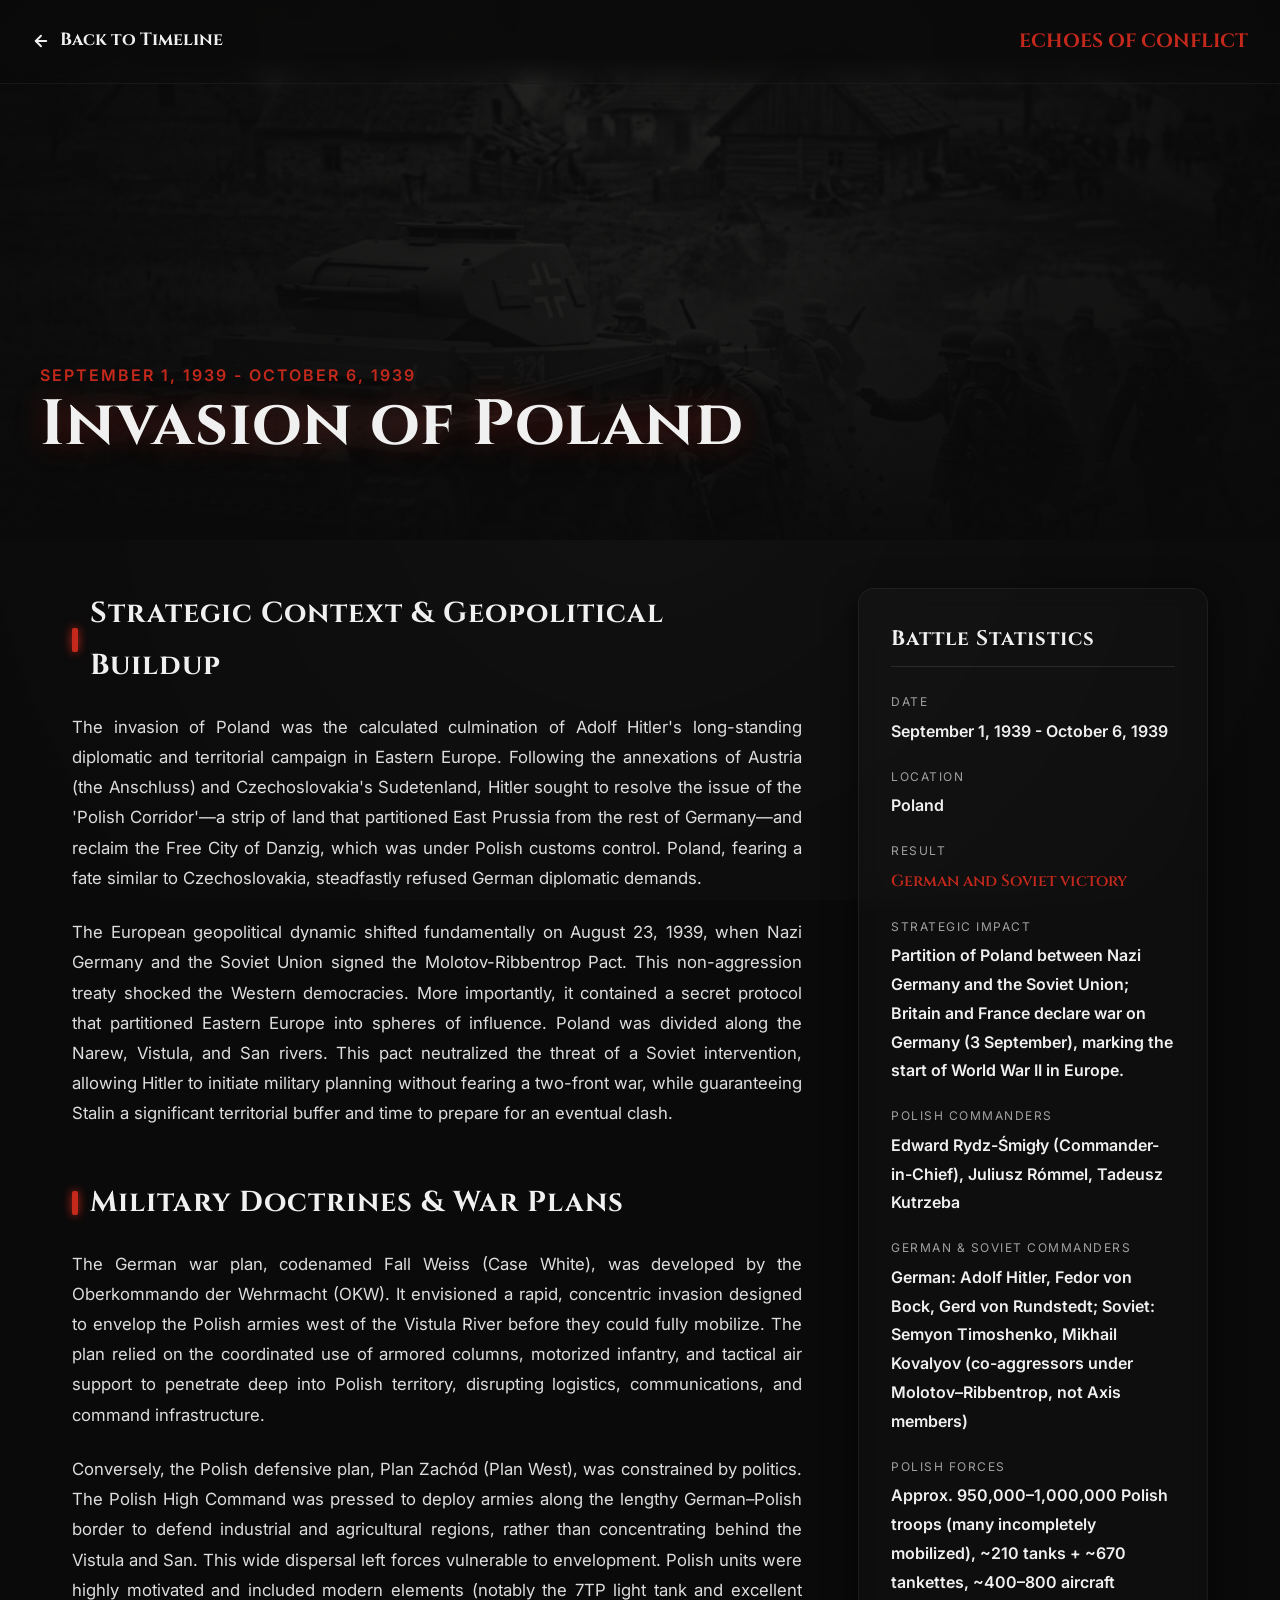
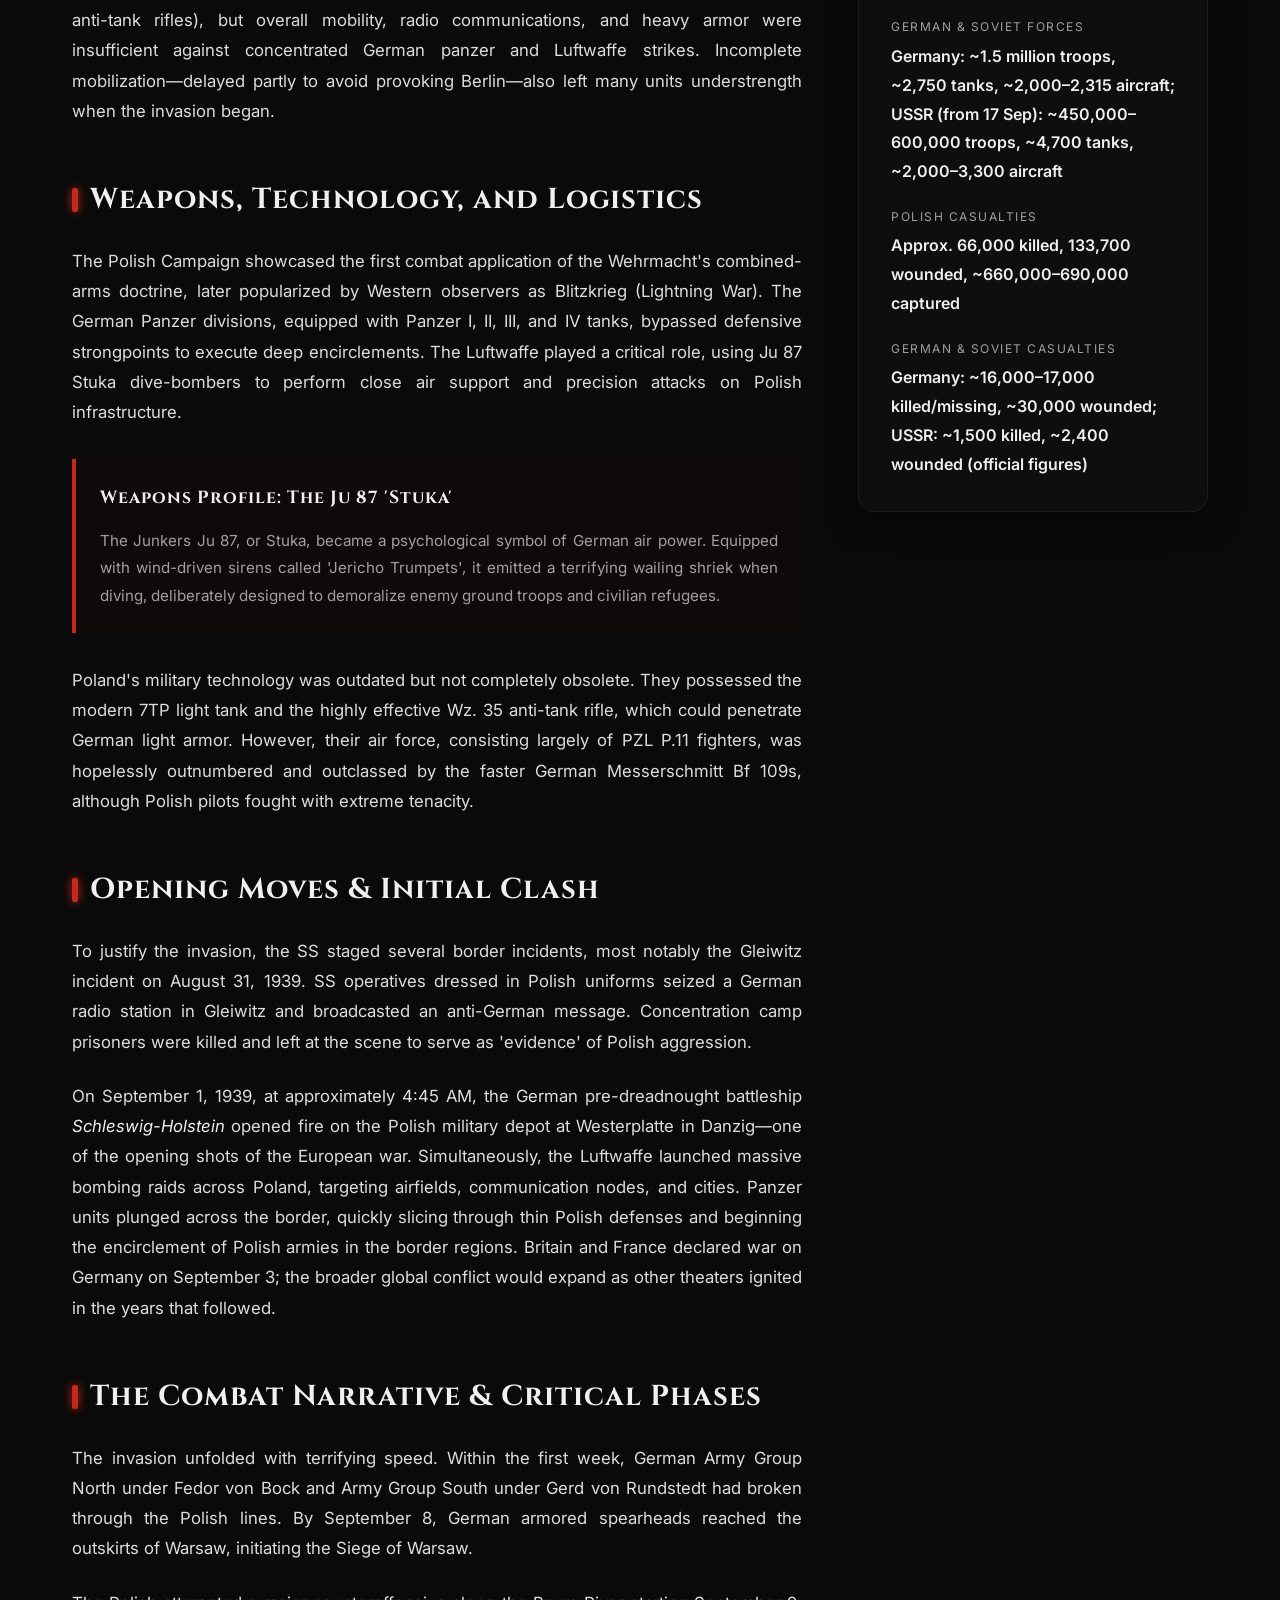
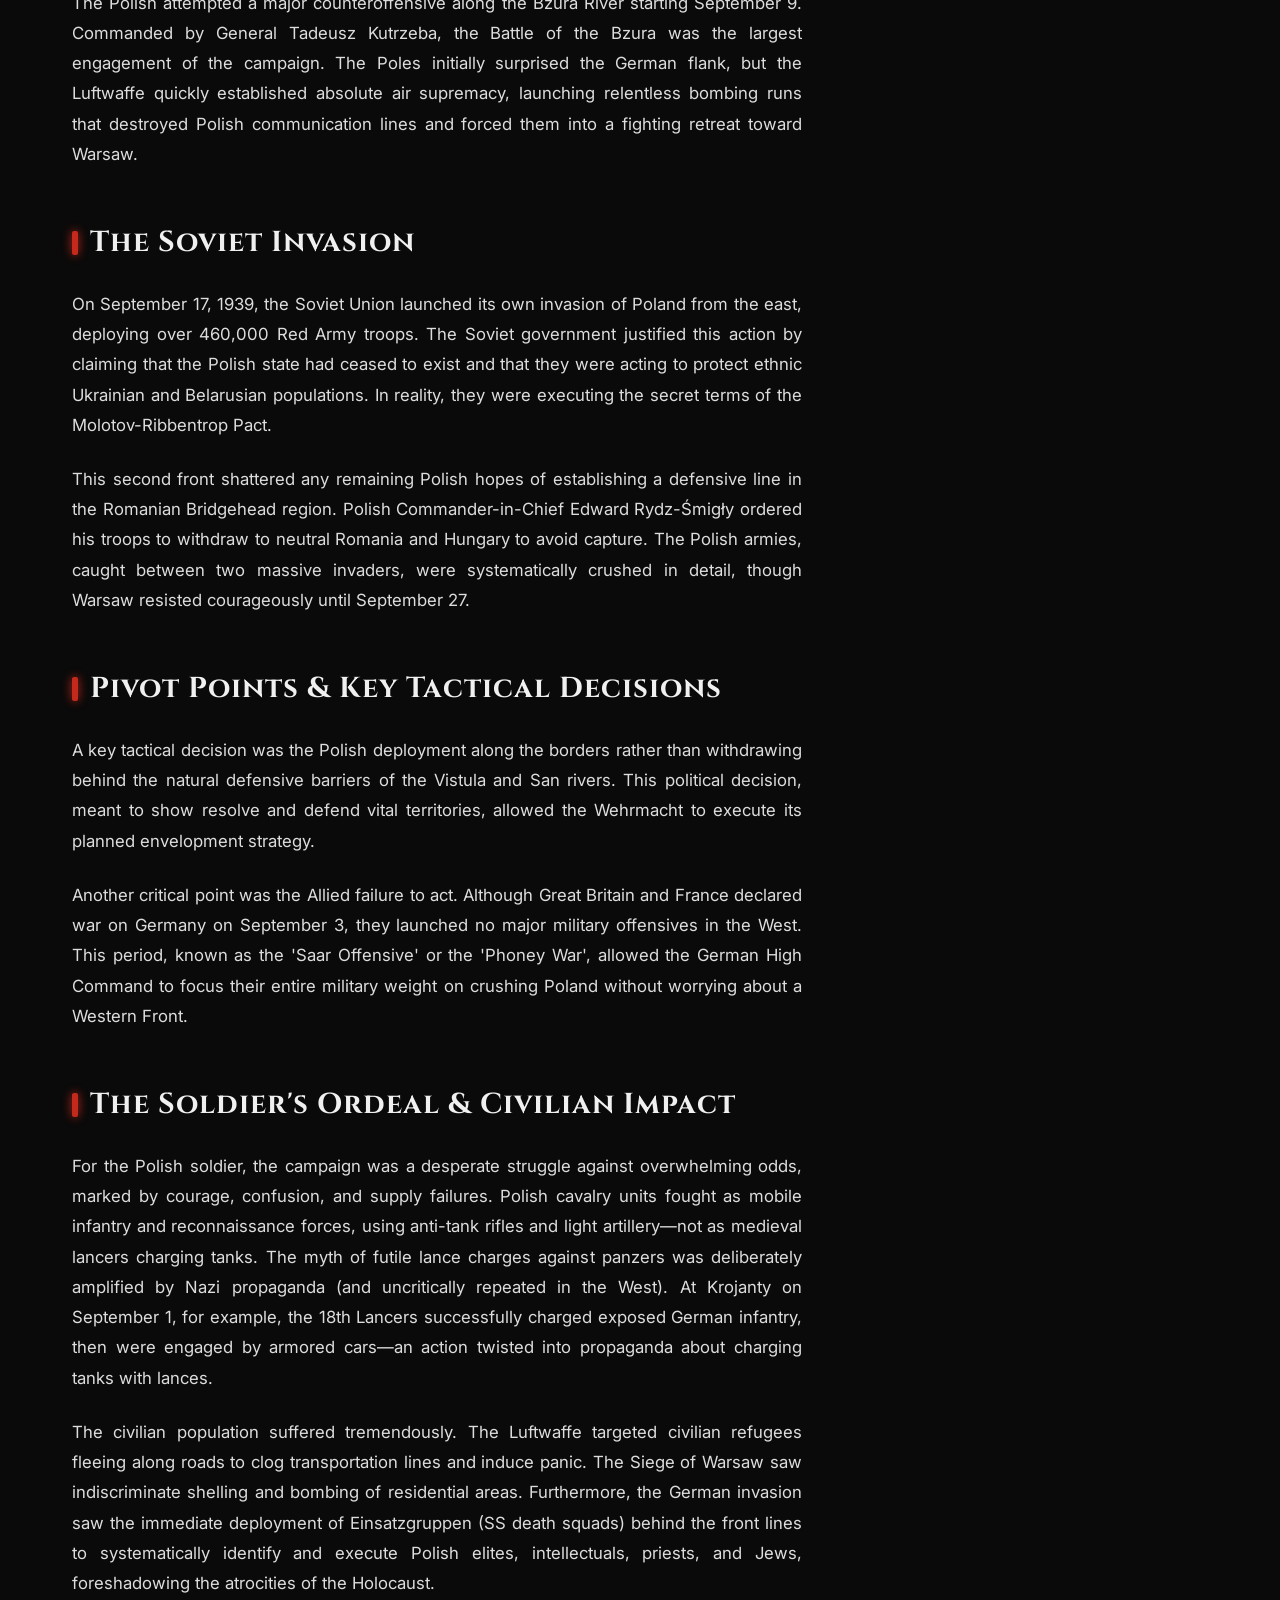
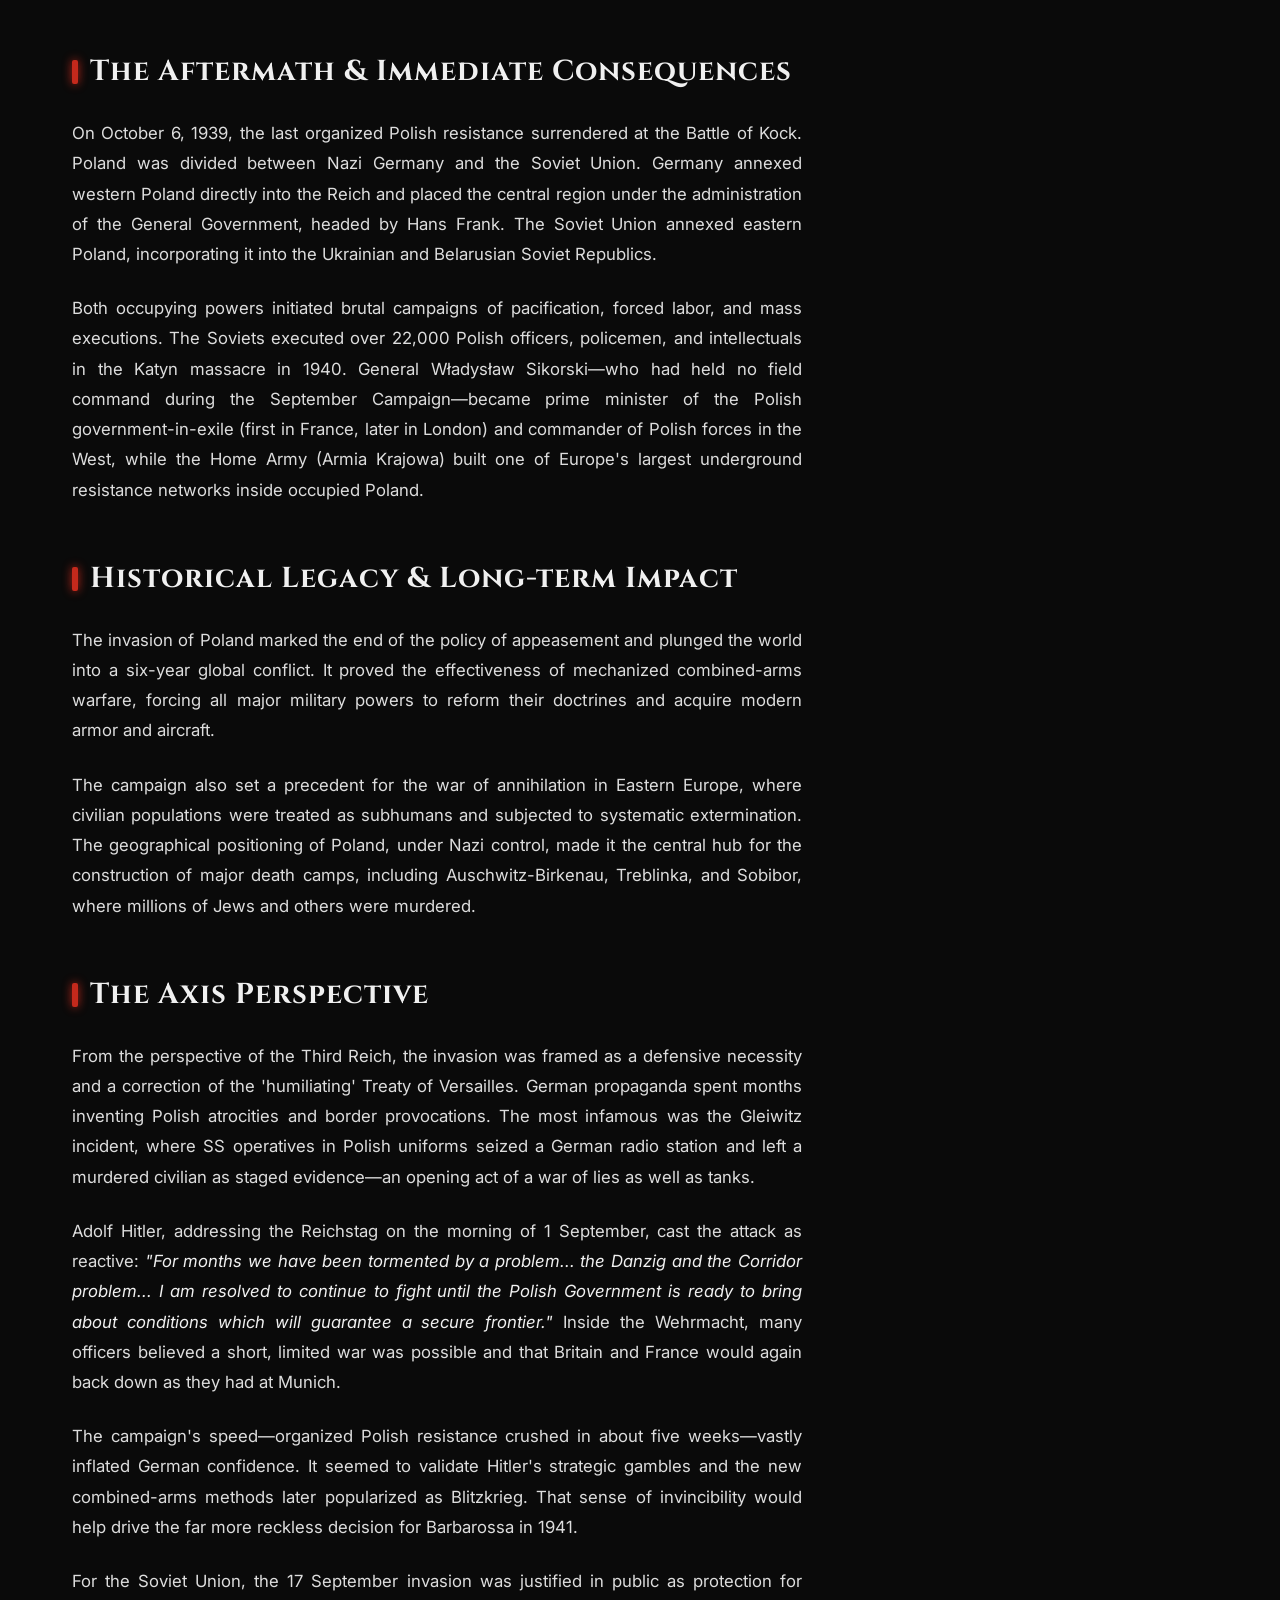
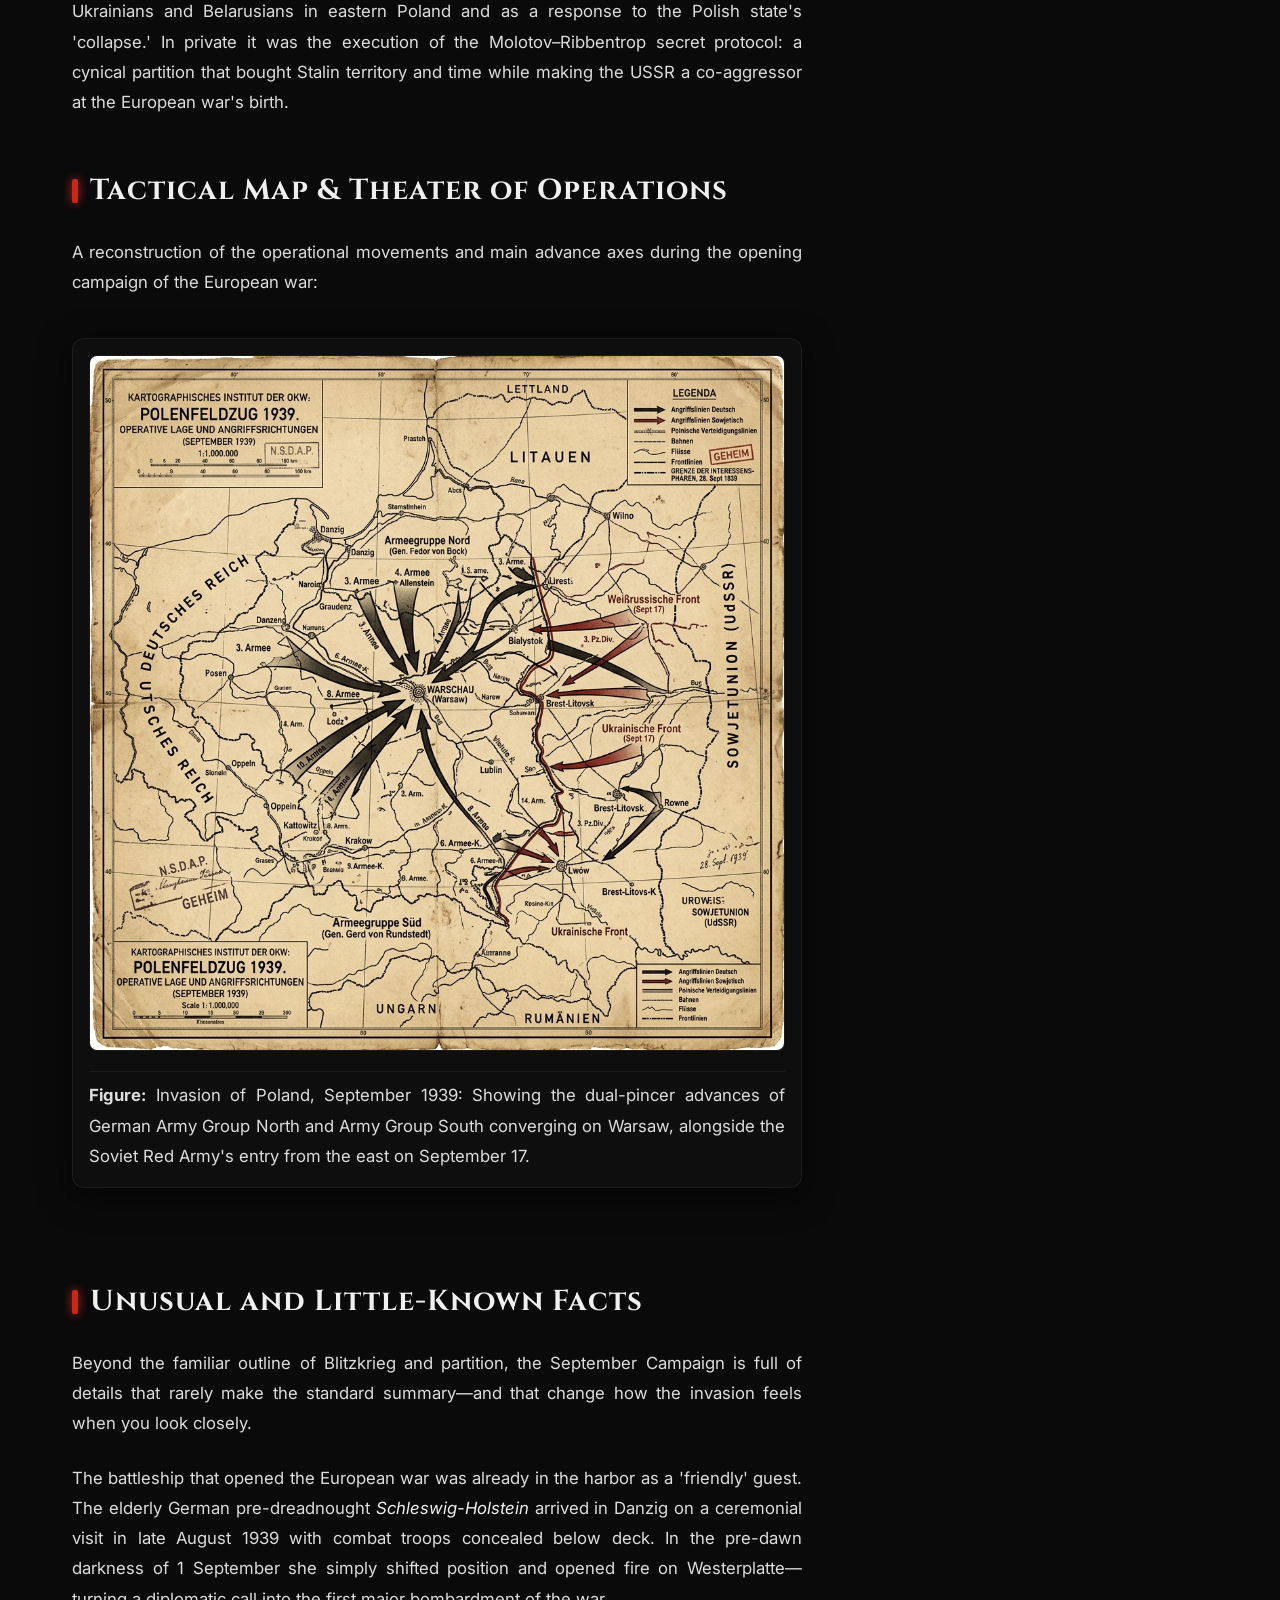
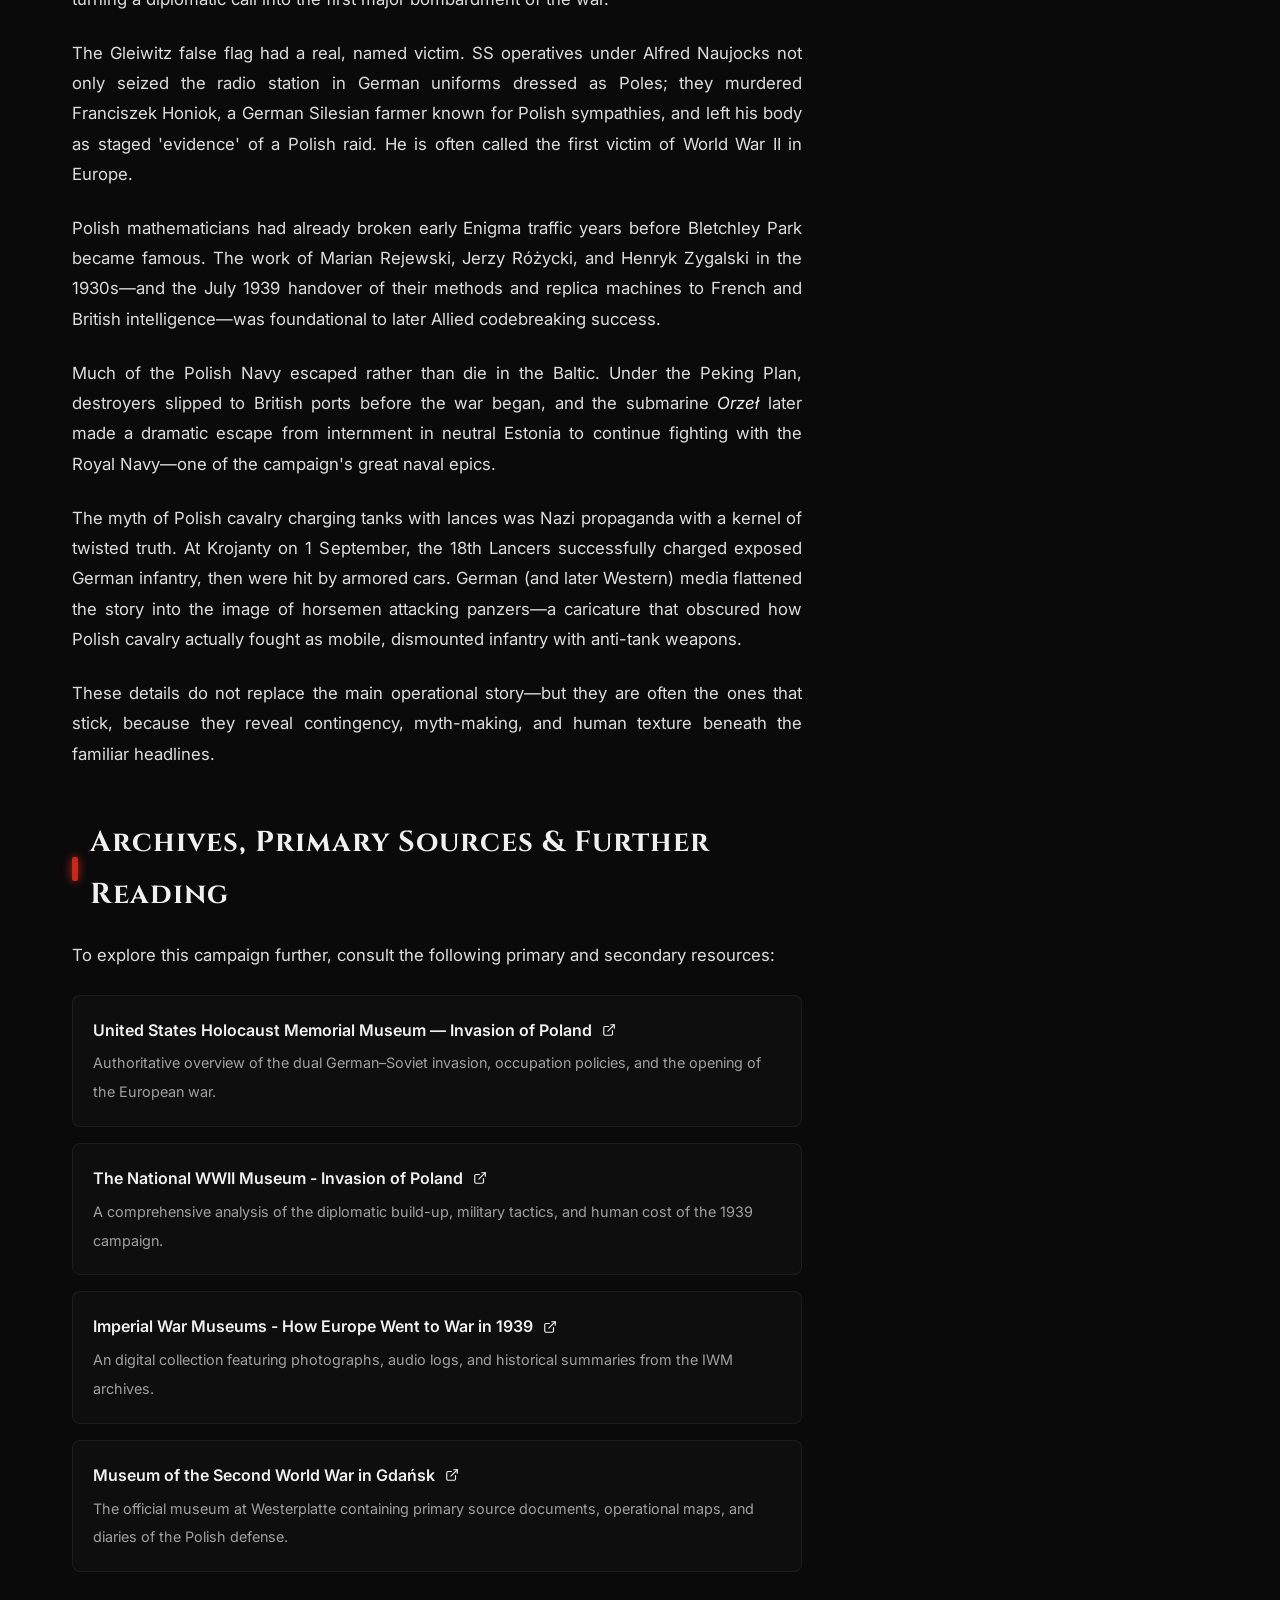
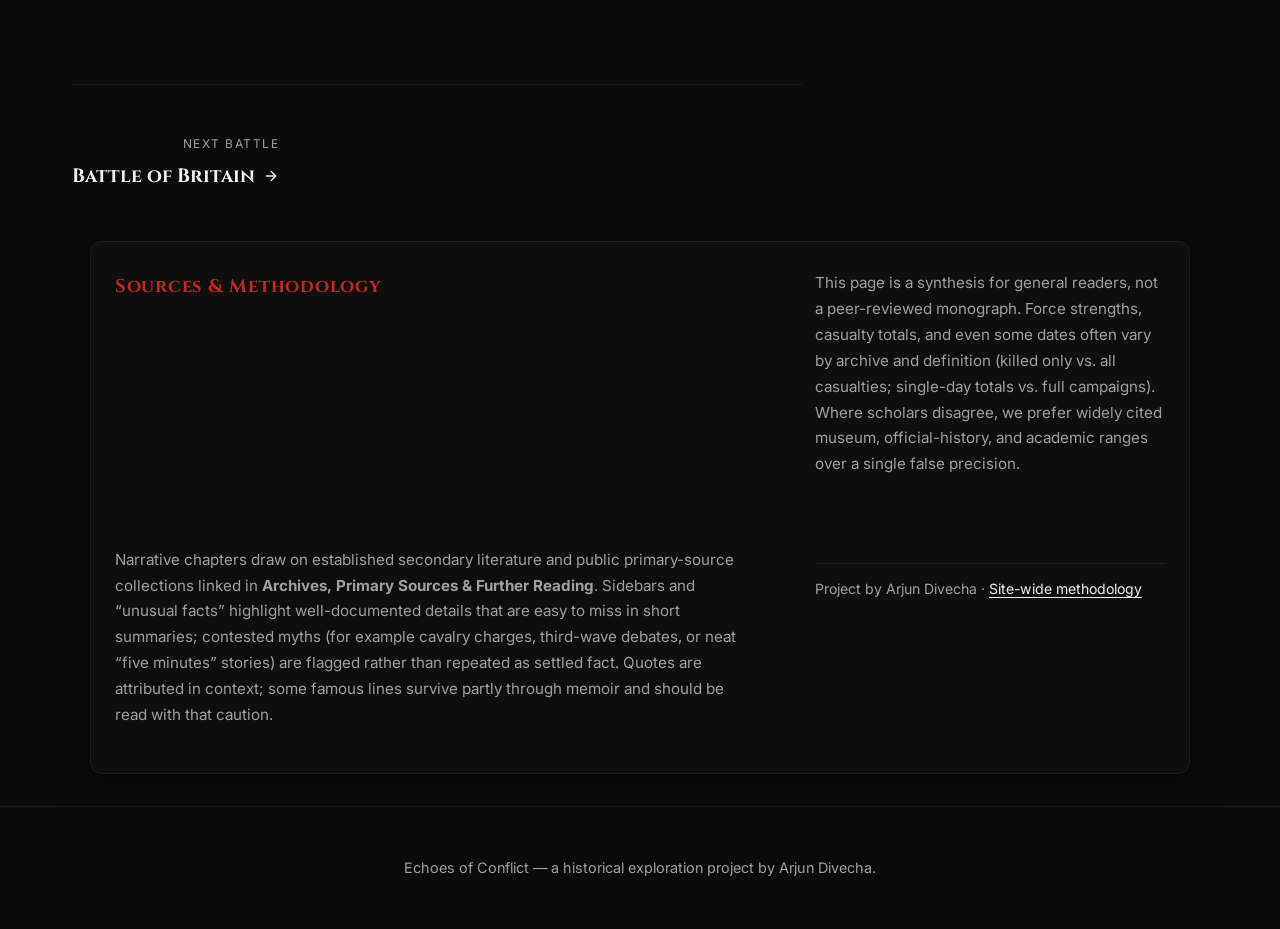
<file: battles/poland.html>
<!DOCTYPE html>
<html lang="en">
<head>
    <meta charset="UTF-8">
    <meta name="viewport" content="width=device-width, initial-scale=1.0">
    <meta name="description" content="Invasion of Poland (September 1, 1939 - October 6, 1939): Partition of Poland between Nazi Germany and the Soviet Union; Britain and France declare war on Germany (3 September), marking the start of World War II in Europe.">
    <title>Invasion of Poland - Echoes of Conflict</title>
    <link rel="preconnect" href="https://fonts.googleapis.com">
    <link rel="preconnect" href="https://fonts.gstatic.com" crossorigin>
    <link href="https://fonts.googleapis.com/css2?family=Cinzel:wght@400;700&family=Inter:wght@300;400;600&display=swap" rel="stylesheet">
    <link rel="stylesheet" href="../battle-detail.css">
</head>
<body>
    <div class="background-overlay"></div>
    
    <nav class="navbar">
        <a href="../index.html" class="nav-home-link">
            <svg xmlns="http://www.w3.org/2000/svg" viewBox="0 0 24 24" fill="none" stroke="currentColor" stroke-width="2.5" stroke-linecap="round" stroke-linejoin="round">
                <line x1="19" y1="12" x2="5" y2="12"></line>
                <polyline points="12 19 5 12 12 5"></polyline>
            </svg>
            Back to Timeline
        </a>
        <span style="font-family: var(--font-heading); font-weight: 700; font-size: 1.2rem; color: var(--accent);">ECHOES OF CONFLICT</span>
    </nav>

    <header class="hero-detail">
        <img src="../assets/images/invasion_of_poland_1783712194487.png" alt="Invasion of Poland" class="hero-detail-bg">
        <div class="hero-detail-content">
            <span class="hero-date">September 1, 1939 - October 6, 1939</span>
            <h1 class="hero-title">Invasion of Poland</h1>
        </div>
    </header>

    <main class="container">
        <article class="content-section">
            
        <section class="chapter" id="strategic-context-and-geopolitical-buildup">
            <h2 class="chapter-title">Strategic Context & Geopolitical Buildup</h2>
            <p>The invasion of Poland was the calculated culmination of Adolf Hitler's long-standing diplomatic and territorial campaign in Eastern Europe. Following the annexations of Austria (the Anschluss) and Czechoslovakia's Sudetenland, Hitler sought to resolve the issue of the 'Polish Corridor'—a strip of land that partitioned East Prussia from the rest of Germany—and reclaim the Free City of Danzig, which was under Polish customs control. Poland, fearing a fate similar to Czechoslovakia, steadfastly refused German diplomatic demands.</p><p>The European geopolitical dynamic shifted fundamentally on August 23, 1939, when Nazi Germany and the Soviet Union signed the Molotov-Ribbentrop Pact. This non-aggression treaty shocked the Western democracies. More importantly, it contained a secret protocol that partitioned Eastern Europe into spheres of influence. Poland was divided along the Narew, Vistula, and San rivers. This pact neutralized the threat of a Soviet intervention, allowing Hitler to initiate military planning without fearing a two-front war, while guaranteeing Stalin a significant territorial buffer and time to prepare for an eventual clash.</p>
        </section>
        

        <section class="chapter" id="military-doctrines-and-war-plans">
            <h2 class="chapter-title">Military Doctrines & War Plans</h2>
            <p>The German war plan, codenamed Fall Weiss (Case White), was developed by the Oberkommando der Wehrmacht (OKW). It envisioned a rapid, concentric invasion designed to envelop the Polish armies west of the Vistula River before they could fully mobilize. The plan relied on the coordinated use of armored columns, motorized infantry, and tactical air support to penetrate deep into Polish territory, disrupting logistics, communications, and command infrastructure.</p><p>Conversely, the Polish defensive plan, Plan Zachód (Plan West), was constrained by politics. The Polish High Command was pressed to deploy armies along the lengthy German–Polish border to defend industrial and agricultural regions, rather than concentrating behind the Vistula and San. This wide dispersal left forces vulnerable to envelopment. Polish units were highly motivated and included modern elements (notably the 7TP light tank and excellent anti-tank rifles), but overall mobility, radio communications, and heavy armor were insufficient against concentrated German panzer and Luftwaffe strikes. Incomplete mobilization—delayed partly to avoid provoking Berlin—also left many units understrength when the invasion began.</p>
        </section>
        

        <section class="chapter" id="weapons,-technology,-and-logistics">
            <h2 class="chapter-title">Weapons, Technology, and Logistics</h2>
            <p>The Polish Campaign showcased the first combat application of the Wehrmacht's combined-arms doctrine, later popularized by Western observers as Blitzkrieg (Lightning War). The German Panzer divisions, equipped with Panzer I, II, III, and IV tanks, bypassed defensive strongpoints to execute deep encirclements. The Luftwaffe played a critical role, using Ju 87 Stuka dive-bombers to perform close air support and precision attacks on Polish infrastructure.</p>
                <div class="sidebar-box">
                    <h4>Weapons Profile: The Ju 87 'Stuka'</h4>
                    <p>The Junkers Ju 87, or Stuka, became a psychological symbol of German air power. Equipped with wind-driven sirens called 'Jericho Trumpets', it emitted a terrifying wailing shriek when diving, deliberately designed to demoralize enemy ground troops and civilian refugees.</p>
                </div>
                <p>Poland's military technology was outdated but not completely obsolete. They possessed the modern 7TP light tank and the highly effective Wz. 35 anti-tank rifle, which could penetrate German light armor. However, their air force, consisting largely of PZL P.11 fighters, was hopelessly outnumbered and outclassed by the faster German Messerschmitt Bf 109s, although Polish pilots fought with extreme tenacity.</p>
        </section>
        

        <section class="chapter" id="opening-moves-and-initial-clash">
            <h2 class="chapter-title">Opening Moves & Initial Clash</h2>
            <p>To justify the invasion, the SS staged several border incidents, most notably the Gleiwitz incident on August 31, 1939. SS operatives dressed in Polish uniforms seized a German radio station in Gleiwitz and broadcasted an anti-German message. Concentration camp prisoners were killed and left at the scene to serve as 'evidence' of Polish aggression.</p><p>On September 1, 1939, at approximately 4:45 AM, the German pre-dreadnought battleship <em>Schleswig-Holstein</em> opened fire on the Polish military depot at Westerplatte in Danzig—one of the opening shots of the European war. Simultaneously, the Luftwaffe launched massive bombing raids across Poland, targeting airfields, communication nodes, and cities. Panzer units plunged across the border, quickly slicing through thin Polish defenses and beginning the encirclement of Polish armies in the border regions. Britain and France declared war on Germany on September 3; the broader global conflict would expand as other theaters ignited in the years that followed.</p>
        </section>
        

        <section class="chapter" id="the-combat-narrative-and-critical-phases">
            <h2 class="chapter-title">The Combat Narrative & Critical Phases</h2>
            <p>The invasion unfolded with terrifying speed. Within the first week, German Army Group North under Fedor von Bock and Army Group South under Gerd von Rundstedt had broken through the Polish lines. By September 8, German armored spearheads reached the outskirts of Warsaw, initiating the Siege of Warsaw.</p><p>The Polish attempted a major counteroffensive along the Bzura River starting September 9. Commanded by General Tadeusz Kutrzeba, the Battle of the Bzura was the largest engagement of the campaign. The Poles initially surprised the German flank, but the Luftwaffe quickly established absolute air supremacy, launching relentless bombing runs that destroyed Polish communication lines and forced them into a fighting retreat toward Warsaw.</p>
        </section>
        

        <section class="chapter" id="the-soviet-invasion">
            <h2 class="chapter-title">The Soviet Invasion</h2>
            <p>On September 17, 1939, the Soviet Union launched its own invasion of Poland from the east, deploying over 460,000 Red Army troops. The Soviet government justified this action by claiming that the Polish state had ceased to exist and that they were acting to protect ethnic Ukrainian and Belarusian populations. In reality, they were executing the secret terms of the Molotov-Ribbentrop Pact.</p><p>This second front shattered any remaining Polish hopes of establishing a defensive line in the Romanian Bridgehead region. Polish Commander-in-Chief Edward Rydz-Śmigły ordered his troops to withdraw to neutral Romania and Hungary to avoid capture. The Polish armies, caught between two massive invaders, were systematically crushed in detail, though Warsaw resisted courageously until September 27.</p>
        </section>
        

        <section class="chapter" id="pivot-points-and-key-tactical-decisions">
            <h2 class="chapter-title">Pivot Points & Key Tactical Decisions</h2>
            <p>A key tactical decision was the Polish deployment along the borders rather than withdrawing behind the natural defensive barriers of the Vistula and San rivers. This political decision, meant to show resolve and defend vital territories, allowed the Wehrmacht to execute its planned envelopment strategy.</p><p>Another critical point was the Allied failure to act. Although Great Britain and France declared war on Germany on September 3, they launched no major military offensives in the West. This period, known as the 'Saar Offensive' or the 'Phoney War', allowed the German High Command to focus their entire military weight on crushing Poland without worrying about a Western Front.</p>
        </section>
        

        <section class="chapter" id="the-soldier's-ordeal-and-civilian-impact">
            <h2 class="chapter-title">The Soldier's Ordeal & Civilian Impact</h2>
            <p>For the Polish soldier, the campaign was a desperate struggle against overwhelming odds, marked by courage, confusion, and supply failures. Polish cavalry units fought as mobile infantry and reconnaissance forces, using anti-tank rifles and light artillery—not as medieval lancers charging tanks. The myth of futile lance charges against panzers was deliberately amplified by Nazi propaganda (and uncritically repeated in the West). At Krojanty on September 1, for example, the 18th Lancers successfully charged exposed German infantry, then were engaged by armored cars—an action twisted into propaganda about charging tanks with lances.</p><p>The civilian population suffered tremendously. The Luftwaffe targeted civilian refugees fleeing along roads to clog transportation lines and induce panic. The Siege of Warsaw saw indiscriminate shelling and bombing of residential areas. Furthermore, the German invasion saw the immediate deployment of Einsatzgruppen (SS death squads) behind the front lines to systematically identify and execute Polish elites, intellectuals, priests, and Jews, foreshadowing the atrocities of the Holocaust.</p>
        </section>
        

        <section class="chapter" id="the-aftermath-and-immediate-consequences">
            <h2 class="chapter-title">The Aftermath & Immediate Consequences</h2>
            <p>On October 6, 1939, the last organized Polish resistance surrendered at the Battle of Kock. Poland was divided between Nazi Germany and the Soviet Union. Germany annexed western Poland directly into the Reich and placed the central region under the administration of the General Government, headed by Hans Frank. The Soviet Union annexed eastern Poland, incorporating it into the Ukrainian and Belarusian Soviet Republics.</p><p>Both occupying powers initiated brutal campaigns of pacification, forced labor, and mass executions. The Soviets executed over 22,000 Polish officers, policemen, and intellectuals in the Katyn massacre in 1940. General Władysław Sikorski—who had held no field command during the September Campaign—became prime minister of the Polish government-in-exile (first in France, later in London) and commander of Polish forces in the West, while the Home Army (Armia Krajowa) built one of Europe's largest underground resistance networks inside occupied Poland.</p>
        </section>
        

        <section class="chapter" id="historical-legacy-and-long-term-impact">
            <h2 class="chapter-title">Historical Legacy & Long-term Impact</h2>
            <p>The invasion of Poland marked the end of the policy of appeasement and plunged the world into a six-year global conflict. It proved the effectiveness of mechanized combined-arms warfare, forcing all major military powers to reform their doctrines and acquire modern armor and aircraft.</p><p>The campaign also set a precedent for the war of annihilation in Eastern Europe, where civilian populations were treated as subhumans and subjected to systematic extermination. The geographical positioning of Poland, under Nazi control, made it the central hub for the construction of major death camps, including Auschwitz-Birkenau, Treblinka, and Sobibor, where millions of Jews and others were murdered.</p>
        </section>
        

        <section class="chapter" id="the-axis-perspective">
            <h2 class="chapter-title">The Axis Perspective</h2>
            <p>From the perspective of the Third Reich, the invasion was framed as a defensive necessity and a correction of the 'humiliating' Treaty of Versailles. German propaganda spent months inventing Polish atrocities and border provocations. The most infamous was the Gleiwitz incident, where SS operatives in Polish uniforms seized a German radio station and left a murdered civilian as staged evidence—an opening act of a war of lies as well as tanks.</p><p>Adolf Hitler, addressing the Reichstag on the morning of 1 September, cast the attack as reactive: <em>"For months we have been tormented by a problem... the Danzig and the Corridor problem... I am resolved to continue to fight until the Polish Government is ready to bring about conditions which will guarantee a secure frontier."</em> Inside the Wehrmacht, many officers believed a short, limited war was possible and that Britain and France would again back down as they had at Munich.</p><p>The campaign's speed—organized Polish resistance crushed in about five weeks—vastly inflated German confidence. It seemed to validate Hitler's strategic gambles and the new combined-arms methods later popularized as Blitzkrieg. That sense of invincibility would help drive the far more reckless decision for Barbarossa in 1941.</p><p>For the Soviet Union, the 17 September invasion was justified in public as protection for Ukrainians and Belarusians in eastern Poland and as a response to the Polish state's 'collapse.' In private it was the execution of the Molotov–Ribbentrop secret protocol: a cynical partition that bought Stalin territory and time while making the USSR a co-aggressor at the European war's birth.</p>
        </section>
        

        <section class="chapter" id="tactical-map-and-theater-of-operations">
            <h2 class="chapter-title">Tactical Map & Theater of Operations</h2>
            <p>A reconstruction of the operational movements and main advance axes during the opening campaign of the European war:</p>
                <div class="battle-map-container">
                    <img src="../assets/images/maps/map_poland.png" alt="Invasion of Poland Tactical Map" class="battle-map-img">
                    <p class="battle-map-caption"><strong>Figure:</strong> Invasion of Poland, September 1939: Showing the dual-pincer advances of German Army Group North and Army Group South converging on Warsaw, alongside the Soviet Red Army's entry from the east on September 17.</p>
                </div>
                
        </section>
        

        <section class="chapter" id="unusual-and-little-known-facts">
            <h2 class="chapter-title">Unusual and Little-Known Facts</h2>
            <p>Beyond the familiar outline of Blitzkrieg and partition, the September Campaign is full of details that rarely make the standard summary—and that change how the invasion feels when you look closely.</p><p>The battleship that opened the European war was already in the harbor as a 'friendly' guest. The elderly German pre-dreadnought <em>Schleswig-Holstein</em> arrived in Danzig on a ceremonial visit in late August 1939 with combat troops concealed below deck. In the pre-dawn darkness of 1 September she simply shifted position and opened fire on Westerplatte—turning a diplomatic call into the first major bombardment of the war.</p><p>The Gleiwitz false flag had a real, named victim. SS operatives under Alfred Naujocks not only seized the radio station in German uniforms dressed as Poles; they murdered Franciszek Honiok, a German Silesian farmer known for Polish sympathies, and left his body as staged 'evidence' of a Polish raid. He is often called the first victim of World War II in Europe.</p><p>Polish mathematicians had already broken early Enigma traffic years before Bletchley Park became famous. The work of Marian Rejewski, Jerzy Różycki, and Henryk Zygalski in the 1930s—and the July 1939 handover of their methods and replica machines to French and British intelligence—was foundational to later Allied codebreaking success.</p><p>Much of the Polish Navy escaped rather than die in the Baltic. Under the Peking Plan, destroyers slipped to British ports before the war began, and the submarine <em>Orzeł</em> later made a dramatic escape from internment in neutral Estonia to continue fighting with the Royal Navy—one of the campaign's great naval epics.</p><p>The myth of Polish cavalry charging tanks with lances was Nazi propaganda with a kernel of twisted truth. At Krojanty on 1 September, the 18th Lancers successfully charged exposed German infantry, then were hit by armored cars. German (and later Western) media flattened the story into the image of horsemen attacking panzers—a caricature that obscured how Polish cavalry actually fought as mobile, dismounted infantry with anti-tank weapons.</p><p>These details do not replace the main operational story—but they are often the ones that stick, because they reveal contingency, myth-making, and human texture beneath the familiar headlines.</p>
        </section>
        

        <section class="chapter" id="archives,-primary-sources-and-further-reading">
            <h2 class="chapter-title">Archives, Primary Sources & Further Reading</h2>
            <p>To explore this campaign further, consult the following primary and secondary resources:</p><ul class="sources-list">
                    <li class="source-item">
                        <a href="https://encyclopedia.ushmm.org/content/en/article/invasion-of-poland-fall-1939" target="_blank" rel="noopener noreferrer" class="source-link">
                            United States Holocaust Memorial Museum — Invasion of Poland
                            <svg xmlns="http://www.w3.org/2000/svg" width="14" height="14" viewBox="0 0 24 24" fill="none" stroke="currentColor" stroke-width="2" stroke-linecap="round" stroke-linejoin="round" style="margin-left: 2px;">
                                <path d="M18 13v6a2 2 0 0 1-2 2H5a2 2 0 0 1-2-2V8a2 2 0 0 1 2-2h6"></path>
                                <polyline points="15 3 21 3 21 9"></polyline>
                                <line x1="10" y1="14" x2="21" y2="3"></line>
                            </svg>
                        </a>
                        <span class="source-desc">Authoritative overview of the dual German–Soviet invasion, occupation policies, and the opening of the European war.</span>
                    </li>
                    
                    <li class="source-item">
                        <a href="https://www.nationalww2museum.org/war/articles/invasion-poland-september-1939" target="_blank" rel="noopener noreferrer" class="source-link">
                            The National WWII Museum - Invasion of Poland
                            <svg xmlns="http://www.w3.org/2000/svg" width="14" height="14" viewBox="0 0 24 24" fill="none" stroke="currentColor" stroke-width="2" stroke-linecap="round" stroke-linejoin="round" style="margin-left: 2px;">
                                <path d="M18 13v6a2 2 0 0 1-2 2H5a2 2 0 0 1-2-2V8a2 2 0 0 1 2-2h6"></path>
                                <polyline points="15 3 21 3 21 9"></polyline>
                                <line x1="10" y1="14" x2="21" y2="3"></line>
                            </svg>
                        </a>
                        <span class="source-desc">A comprehensive analysis of the diplomatic build-up, military tactics, and human cost of the 1939 campaign.</span>
                    </li>
                    
                    <li class="source-item">
                        <a href="https://www.iwm.org.uk/history/how-europe-went-to-war-in-1939" target="_blank" rel="noopener noreferrer" class="source-link">
                            Imperial War Museums - How Europe Went to War in 1939
                            <svg xmlns="http://www.w3.org/2000/svg" width="14" height="14" viewBox="0 0 24 24" fill="none" stroke="currentColor" stroke-width="2" stroke-linecap="round" stroke-linejoin="round" style="margin-left: 2px;">
                                <path d="M18 13v6a2 2 0 0 1-2 2H5a2 2 0 0 1-2-2V8a2 2 0 0 1 2-2h6"></path>
                                <polyline points="15 3 21 3 21 9"></polyline>
                                <line x1="10" y1="14" x2="21" y2="3"></line>
                            </svg>
                        </a>
                        <span class="source-desc">An digital collection featuring photographs, audio logs, and historical summaries from the IWM archives.</span>
                    </li>
                    
                    <li class="source-item">
                        <a href="https://muzeum1939.pl/en" target="_blank" rel="noopener noreferrer" class="source-link">
                            Museum of the Second World War in Gdańsk
                            <svg xmlns="http://www.w3.org/2000/svg" width="14" height="14" viewBox="0 0 24 24" fill="none" stroke="currentColor" stroke-width="2" stroke-linecap="round" stroke-linejoin="round" style="margin-left: 2px;">
                                <path d="M18 13v6a2 2 0 0 1-2 2H5a2 2 0 0 1-2-2V8a2 2 0 0 1 2-2h6"></path>
                                <polyline points="15 3 21 3 21 9"></polyline>
                                <line x1="10" y1="14" x2="21" y2="3"></line>
                            </svg>
                        </a>
                        <span class="source-desc">The official museum at Westerplatte containing primary source documents, operational maps, and diaries of the Polish defense.</span>
                    </li>
                    </ul>
        </section>
        
        </article>

        <aside class="sidebar">
            <div class="stat-card">
                <h3 class="stat-card-title">Battle Statistics</h3>
                <div class="stat-item">
                    <span class="stat-label">Date</span>
                    <span class="stat-value">September 1, 1939 - October 6, 1939</span>
                </div>
                <div class="stat-item">
                    <span class="stat-label">Location</span>
                    <span class="stat-value">Poland</span>
                </div>
                <div class="stat-item">
                    <span class="stat-label">Result</span>
                    <span class="stat-value outcome">German and Soviet victory</span>
                </div>
                <div class="stat-item">
                    <span class="stat-label">Strategic Impact</span>
                    <span class="stat-value">Partition of Poland between Nazi Germany and the Soviet Union; Britain and France declare war on Germany (3 September), marking the start of World War II in Europe.</span>
                </div>
                <div class="stat-item">
                    <span class="stat-label">Polish Commanders</span>
                    <span class="stat-value">Edward Rydz-Śmigły (Commander-in-Chief), Juliusz Rómmel, Tadeusz Kutrzeba</span>
                </div>
                <div class="stat-item">
                    <span class="stat-label">German & Soviet Commanders</span>
                    <span class="stat-value">German: Adolf Hitler, Fedor von Bock, Gerd von Rundstedt; Soviet: Semyon Timoshenko, Mikhail Kovalyov (co-aggressors under Molotov–Ribbentrop, not Axis members)</span>
                </div>
                <div class="stat-item">
                    <span class="stat-label">Polish Forces</span>
                    <span class="stat-value">Approx. 950,000–1,000,000 Polish troops (many incompletely mobilized), ~210 tanks + ~670 tankettes, ~400–800 aircraft</span>
                </div>
                <div class="stat-item">
                    <span class="stat-label">German & Soviet Forces</span>
                    <span class="stat-value">Germany: ~1.5 million troops, ~2,750 tanks, ~2,000–2,315 aircraft; USSR (from 17 Sep): ~450,000–600,000 troops, ~4,700 tanks, ~2,000–3,300 aircraft</span>
                </div>
                <div class="stat-item">
                    <span class="stat-label">Polish Casualties</span>
                    <span class="stat-value">Approx. 66,000 killed, 133,700 wounded, ~660,000–690,000 captured</span>
                </div>
                <div class="stat-item">
                    <span class="stat-label">German & Soviet Casualties</span>
                    <span class="stat-value">Germany: ~16,000–17,000 killed/missing, ~30,000 wounded; USSR: ~1,500 killed, ~2,400 wounded (official figures)</span>
                </div>
            </div>
        </aside>
    </main>

    <div class="container" style="padding-top: 0; padding-bottom: 0;">
        <nav class="page-navigation">
            
            
            <a href="britain.html" class="nav-btn next">
                <span class="nav-btn-label">Next Battle</span>
                <span class="nav-btn-title">
                    Battle of Britain
                    <svg xmlns="http://www.w3.org/2000/svg" viewBox="0 0 24 24" fill="none" stroke="currentColor" stroke-width="2" stroke-linecap="round" stroke-linejoin="round">
                        <line x1="5" y1="12" x2="19" y2="12"></line>
                        <polyline points="12 5 19 12 12 19"></polyline>
                    </svg>
                </span>
            </a>
            
        </nav>
    </div>

    <section class="methodology-note container">
        <h2 class="methodology-title">Sources &amp; Methodology</h2>
        <p>
            This page is a synthesis for general readers, not a peer-reviewed monograph. Force strengths, casualty totals, and even some dates
            often vary by archive and definition (killed only vs. all casualties; single-day totals vs. full campaigns). Where scholars disagree,
            we prefer widely cited museum, official-history, and academic ranges over a single false precision.
        </p>
        <p>
            Narrative chapters draw on established secondary literature and public primary-source collections linked in
            <strong>Archives, Primary Sources &amp; Further Reading</strong>. Sidebars and “unusual facts” highlight well-documented details that
            are easy to miss in short summaries; contested myths (for example cavalry charges, third-wave debates, or neat “five minutes” stories)
            are flagged rather than repeated as settled fact. Quotes are attributed in context; some famous lines survive partly through memoir and
            should be read with that caution.
        </p>
        <p class="methodology-footer-line">
            Project by Arjun Divecha · <a href="../index.html#methodology">Site-wide methodology</a>
        </p>
    </section>

    <footer>
        <p>Echoes of Conflict — a historical exploration project by Arjun Divecha.</p>
    </footer>
</body>
</html>
</file>
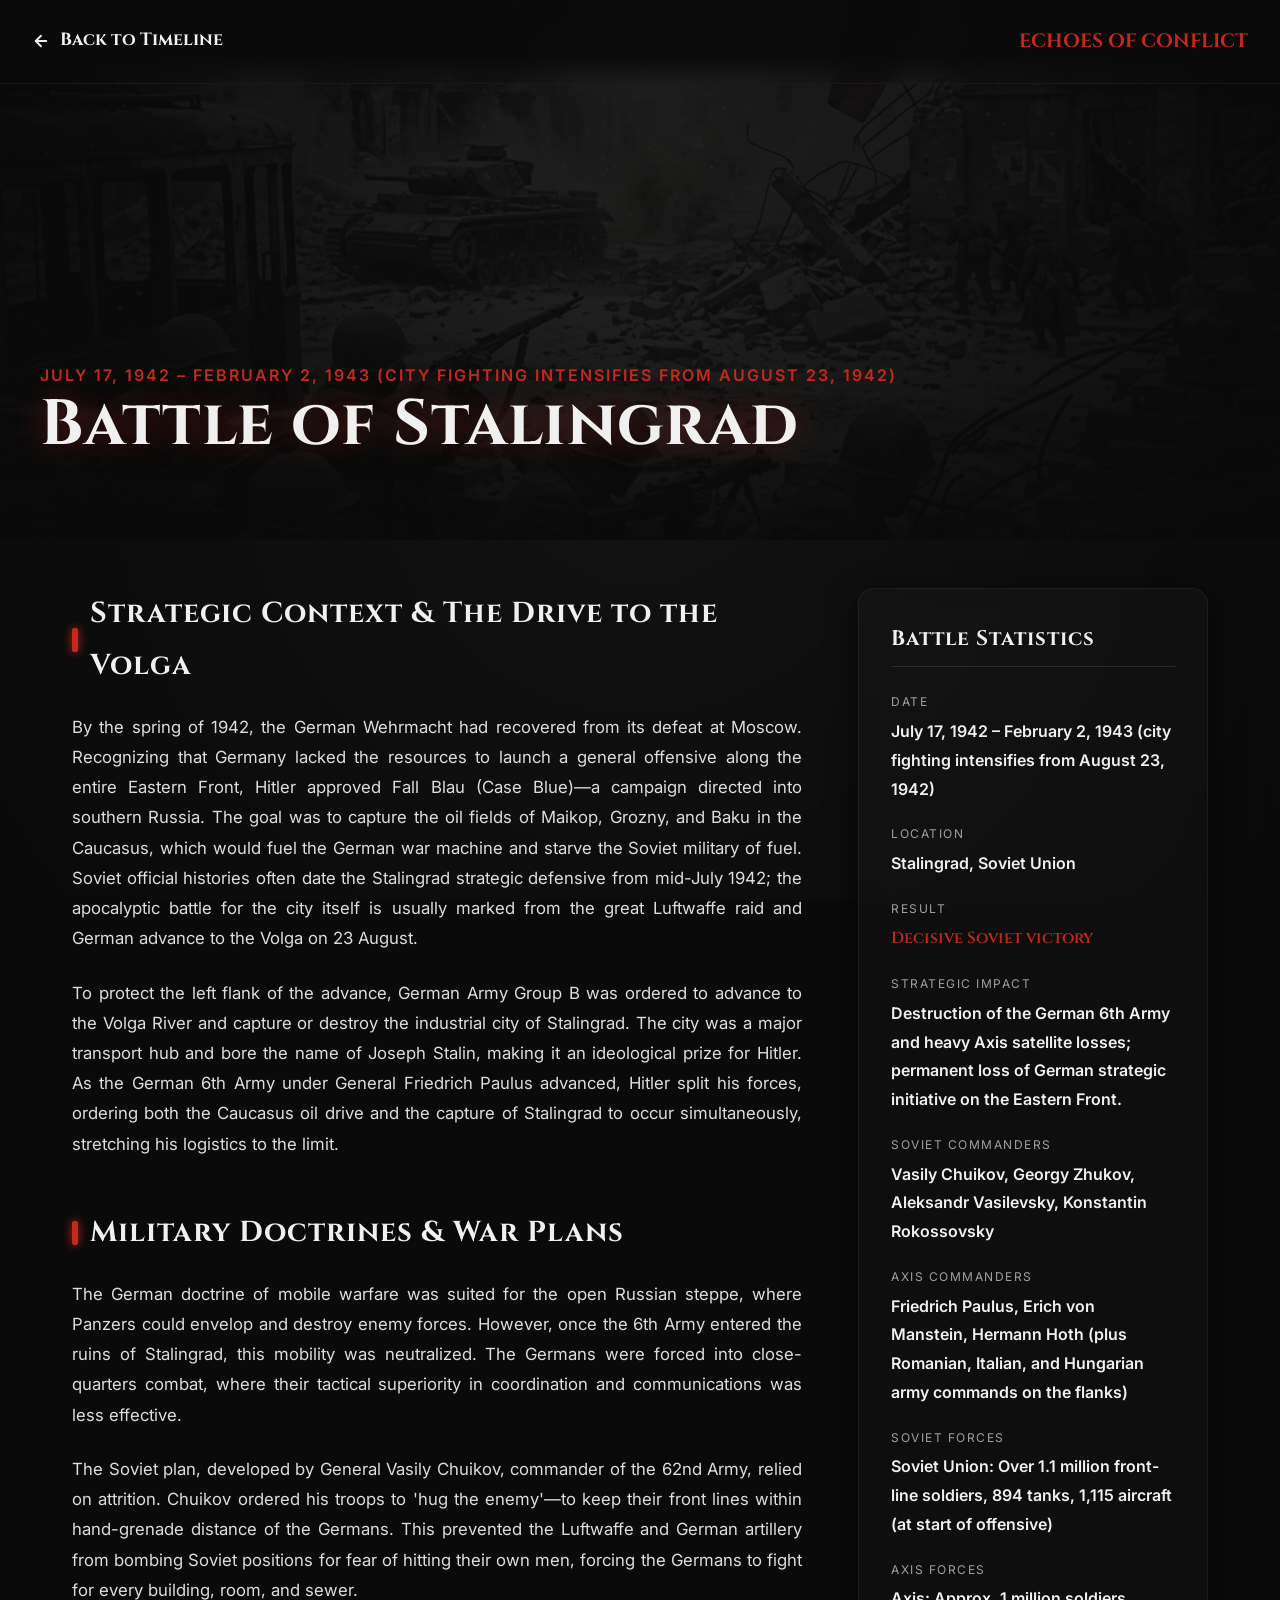
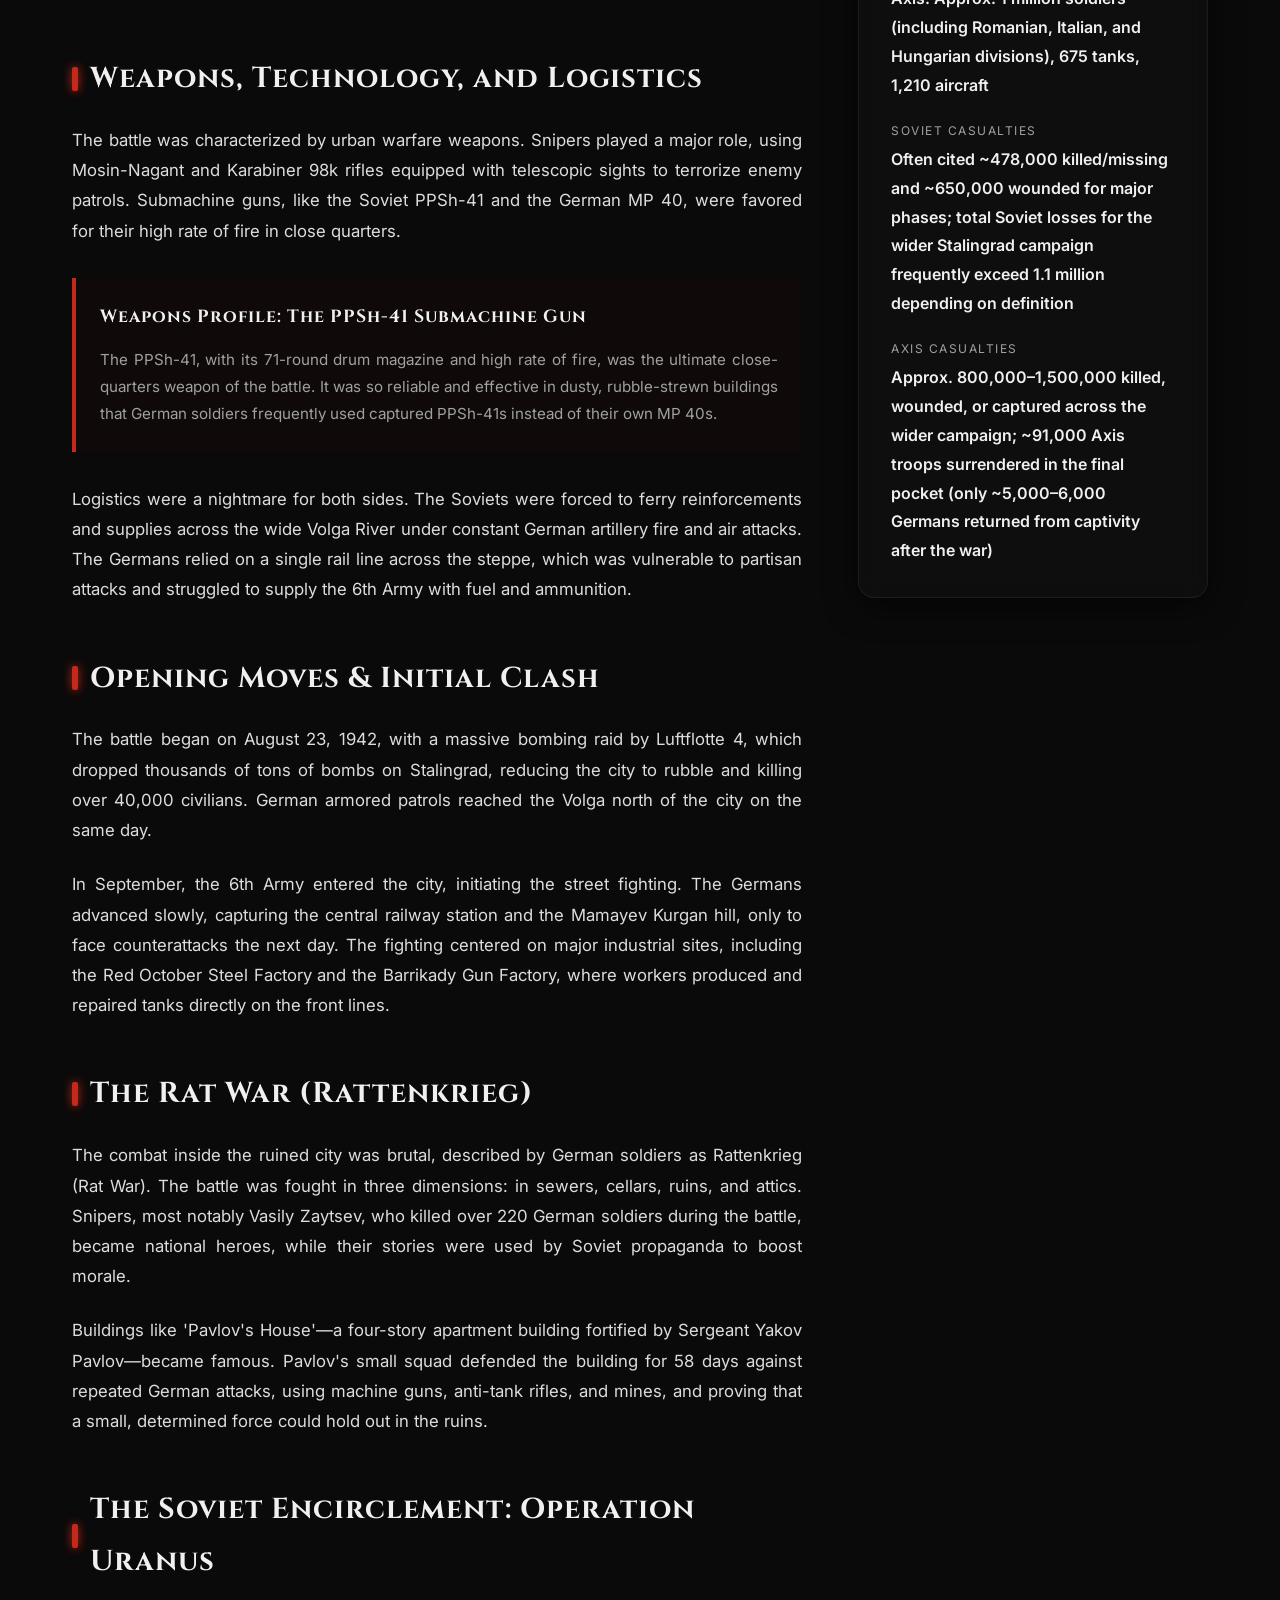
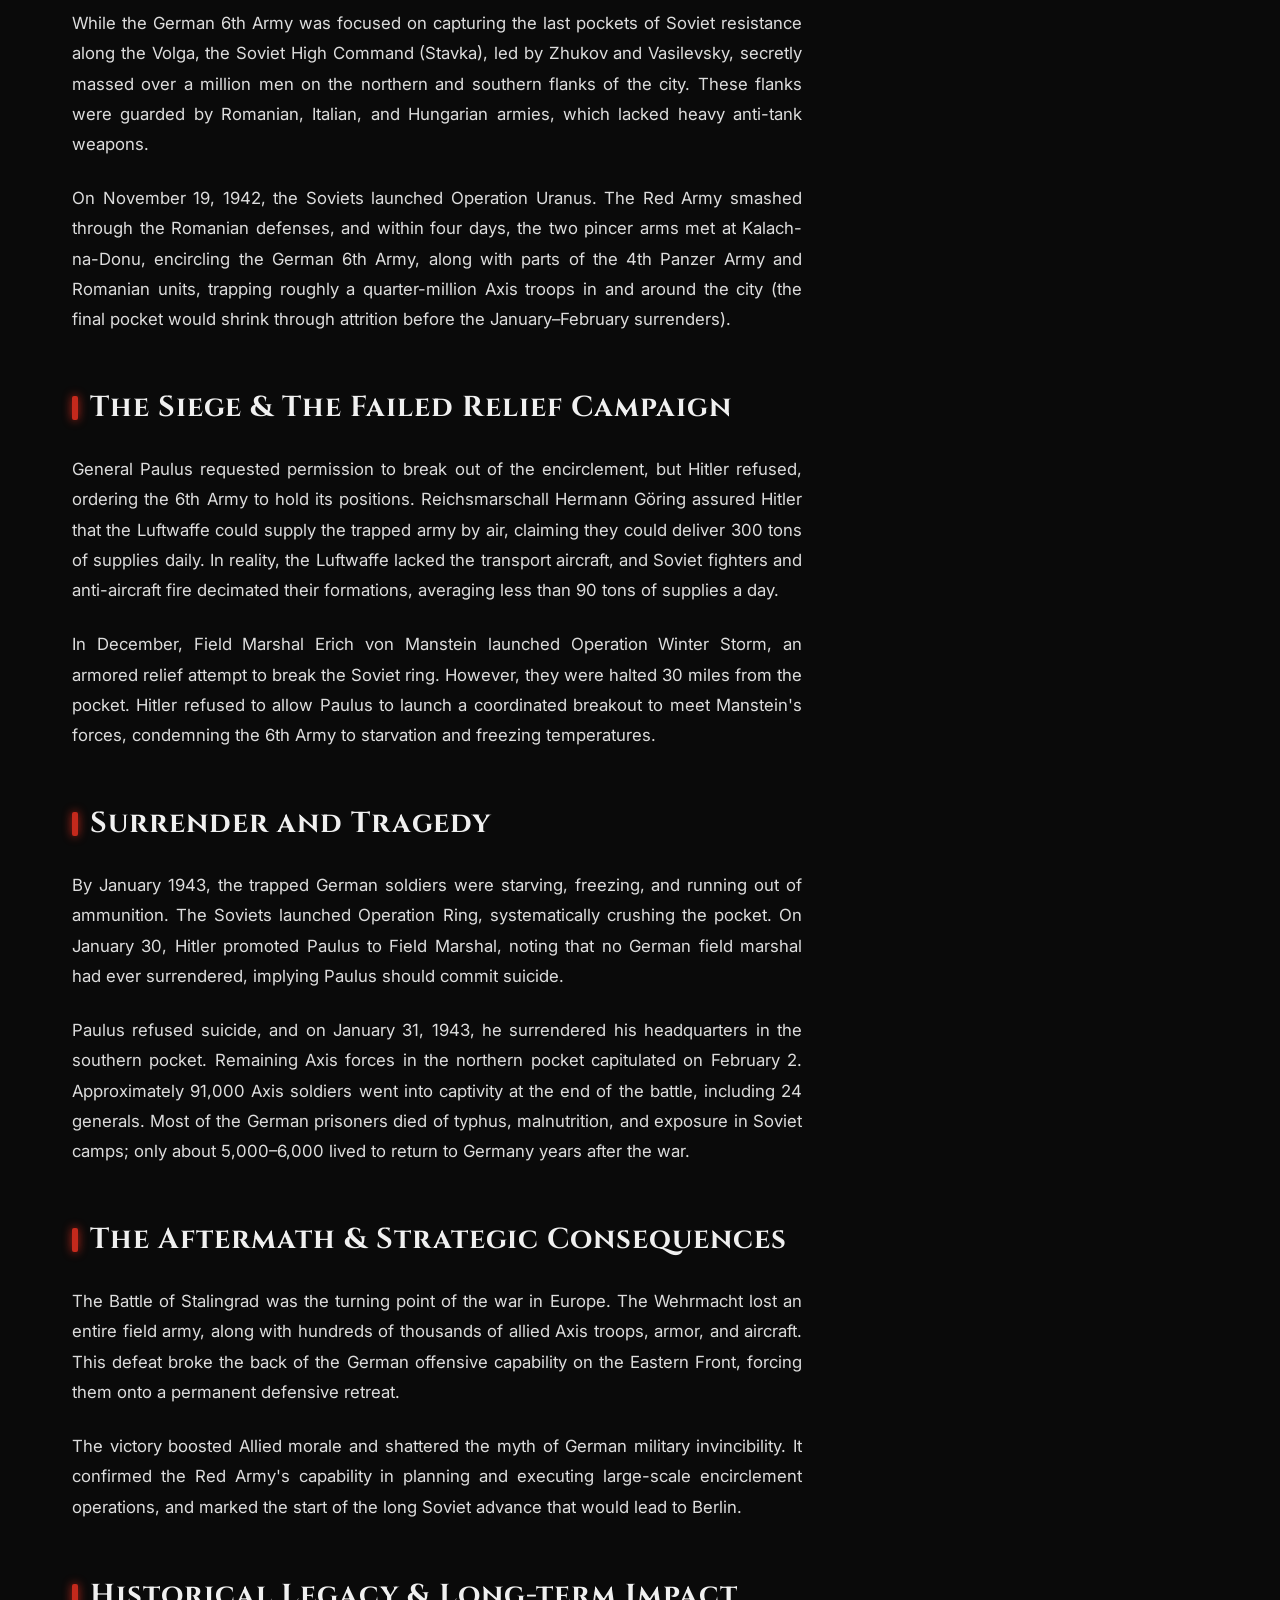
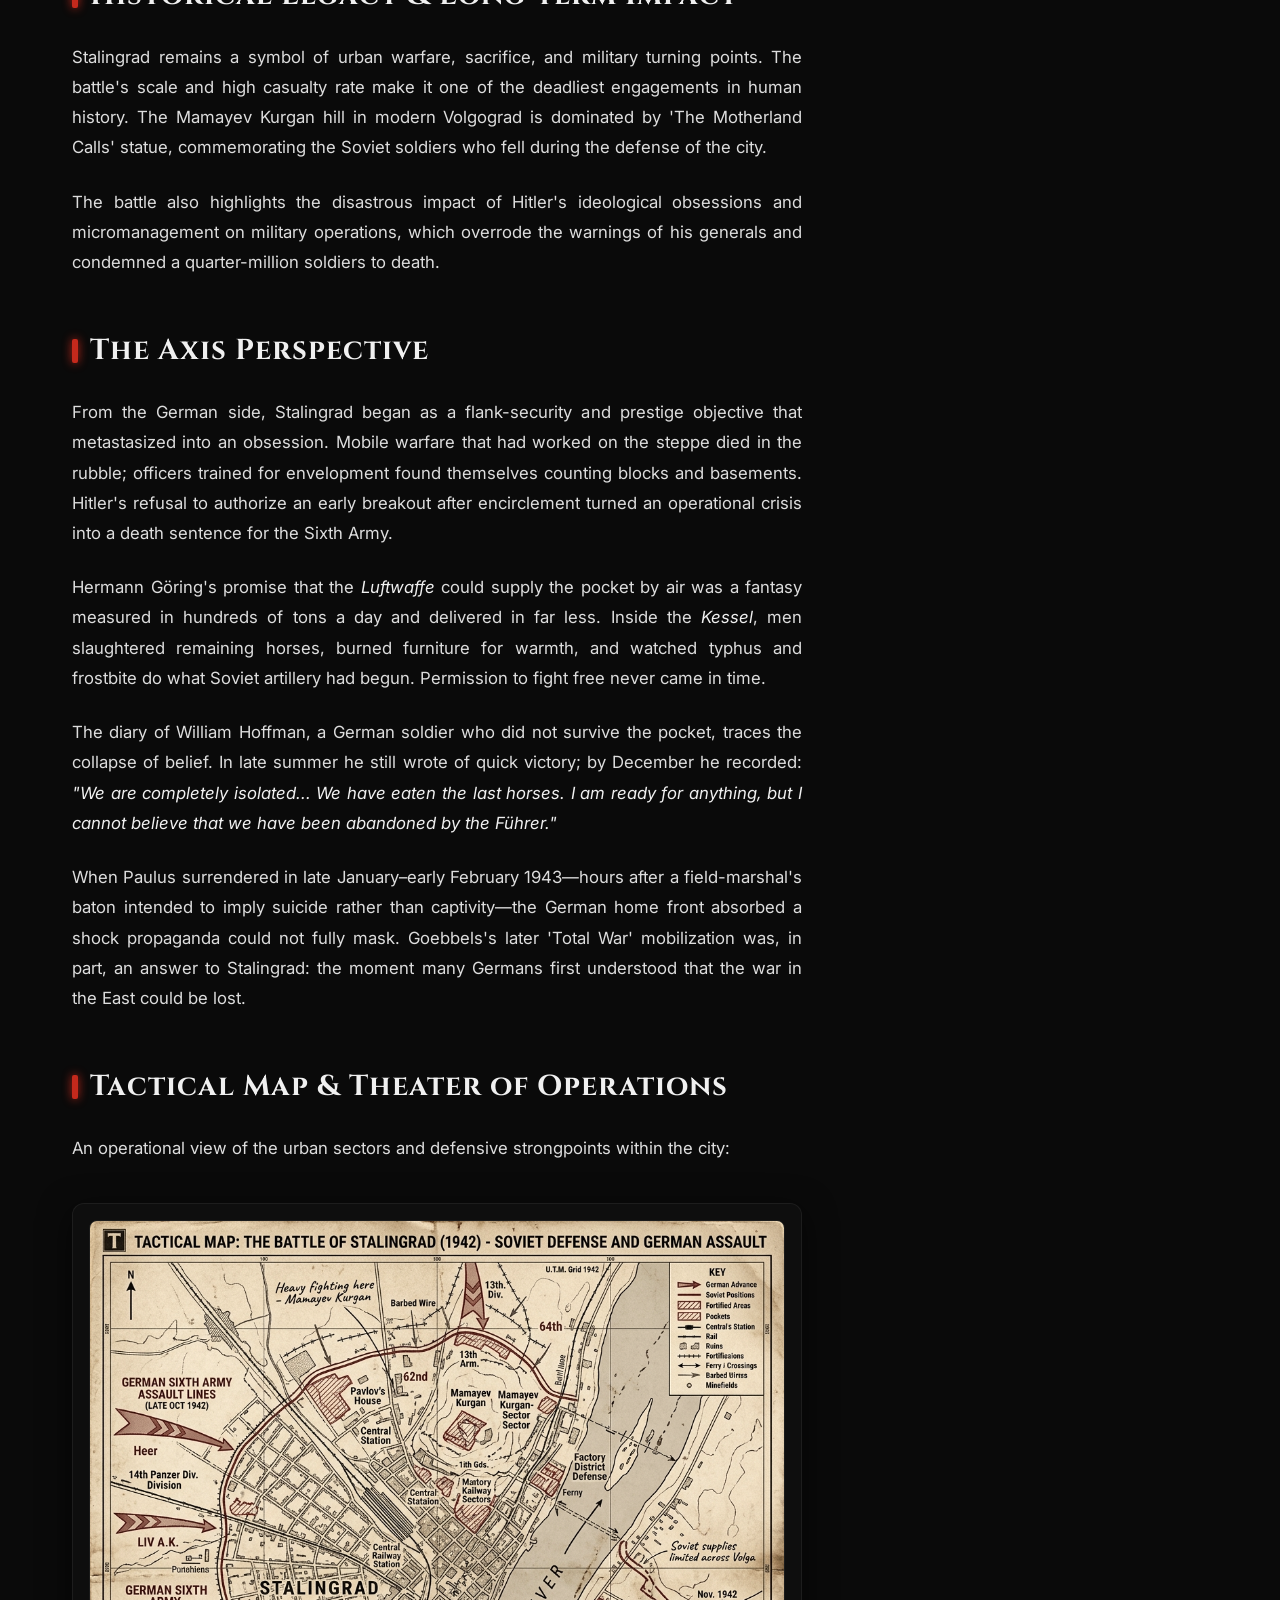
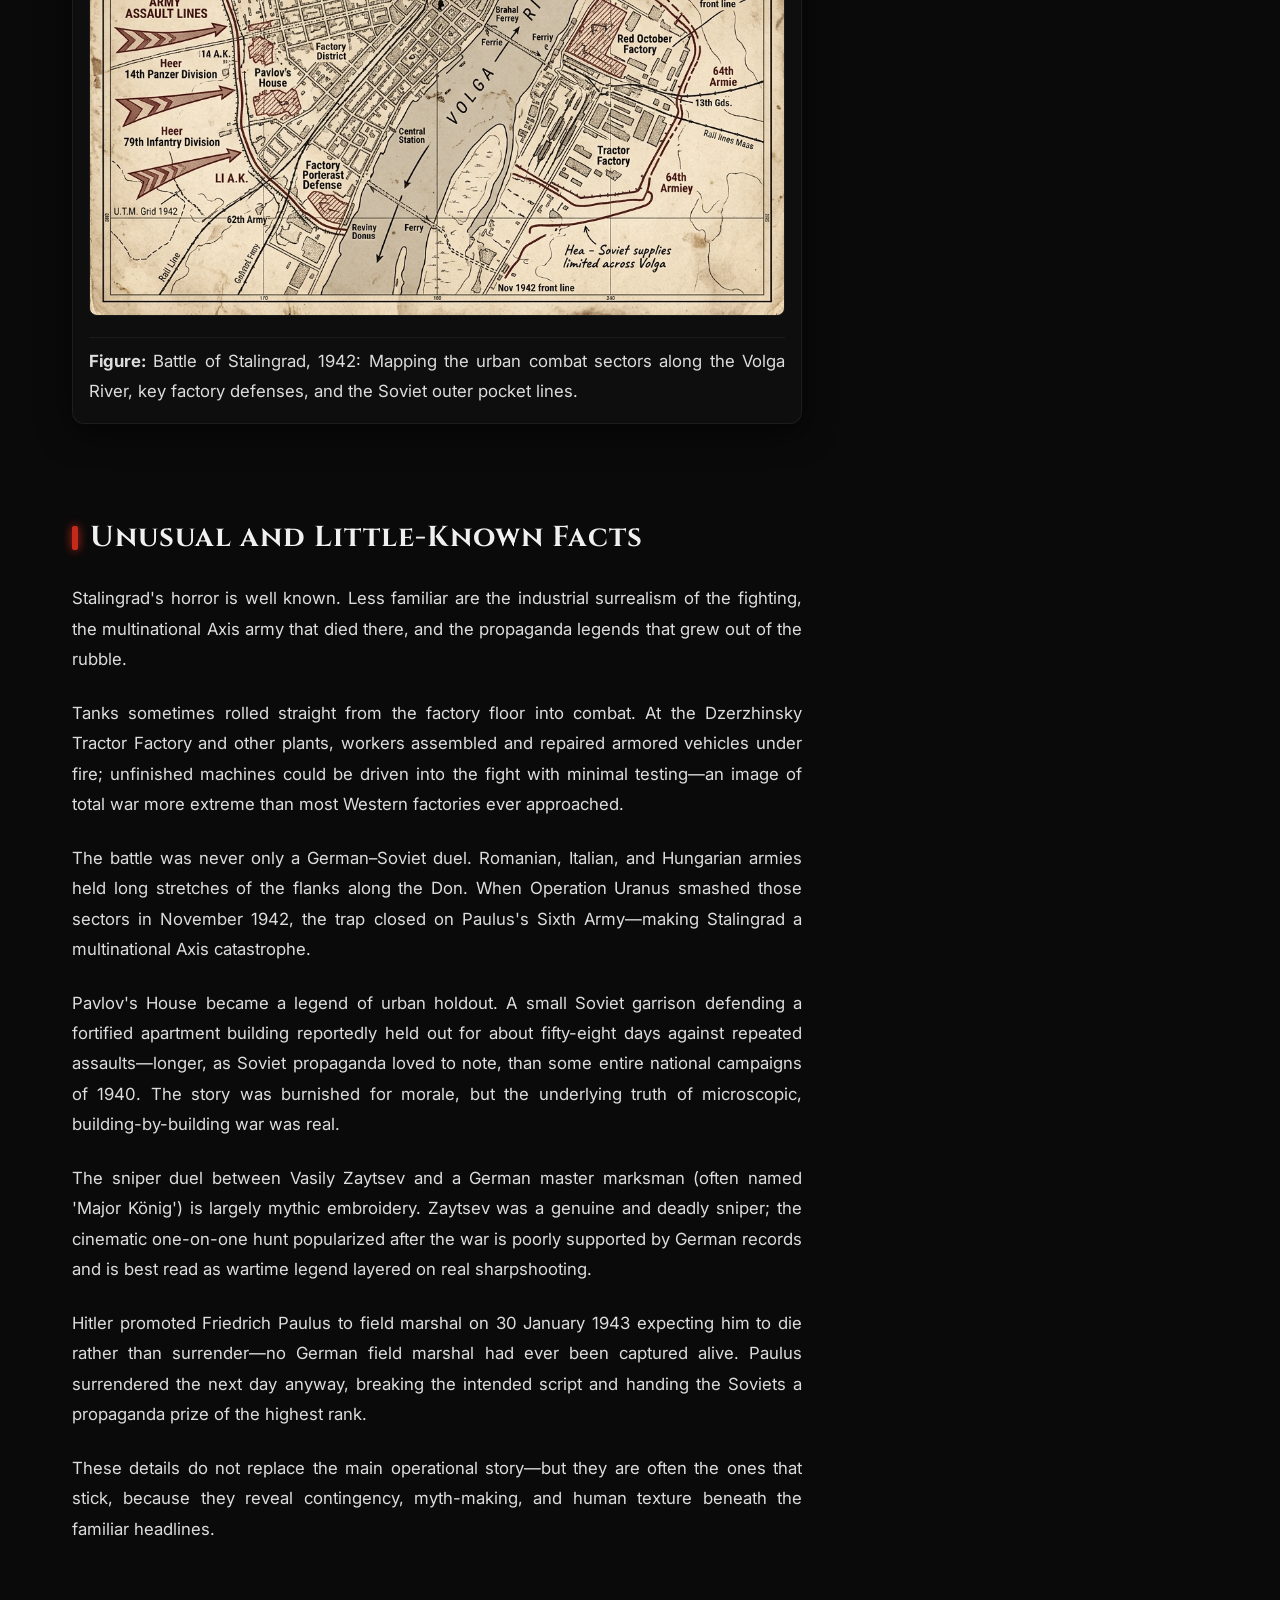
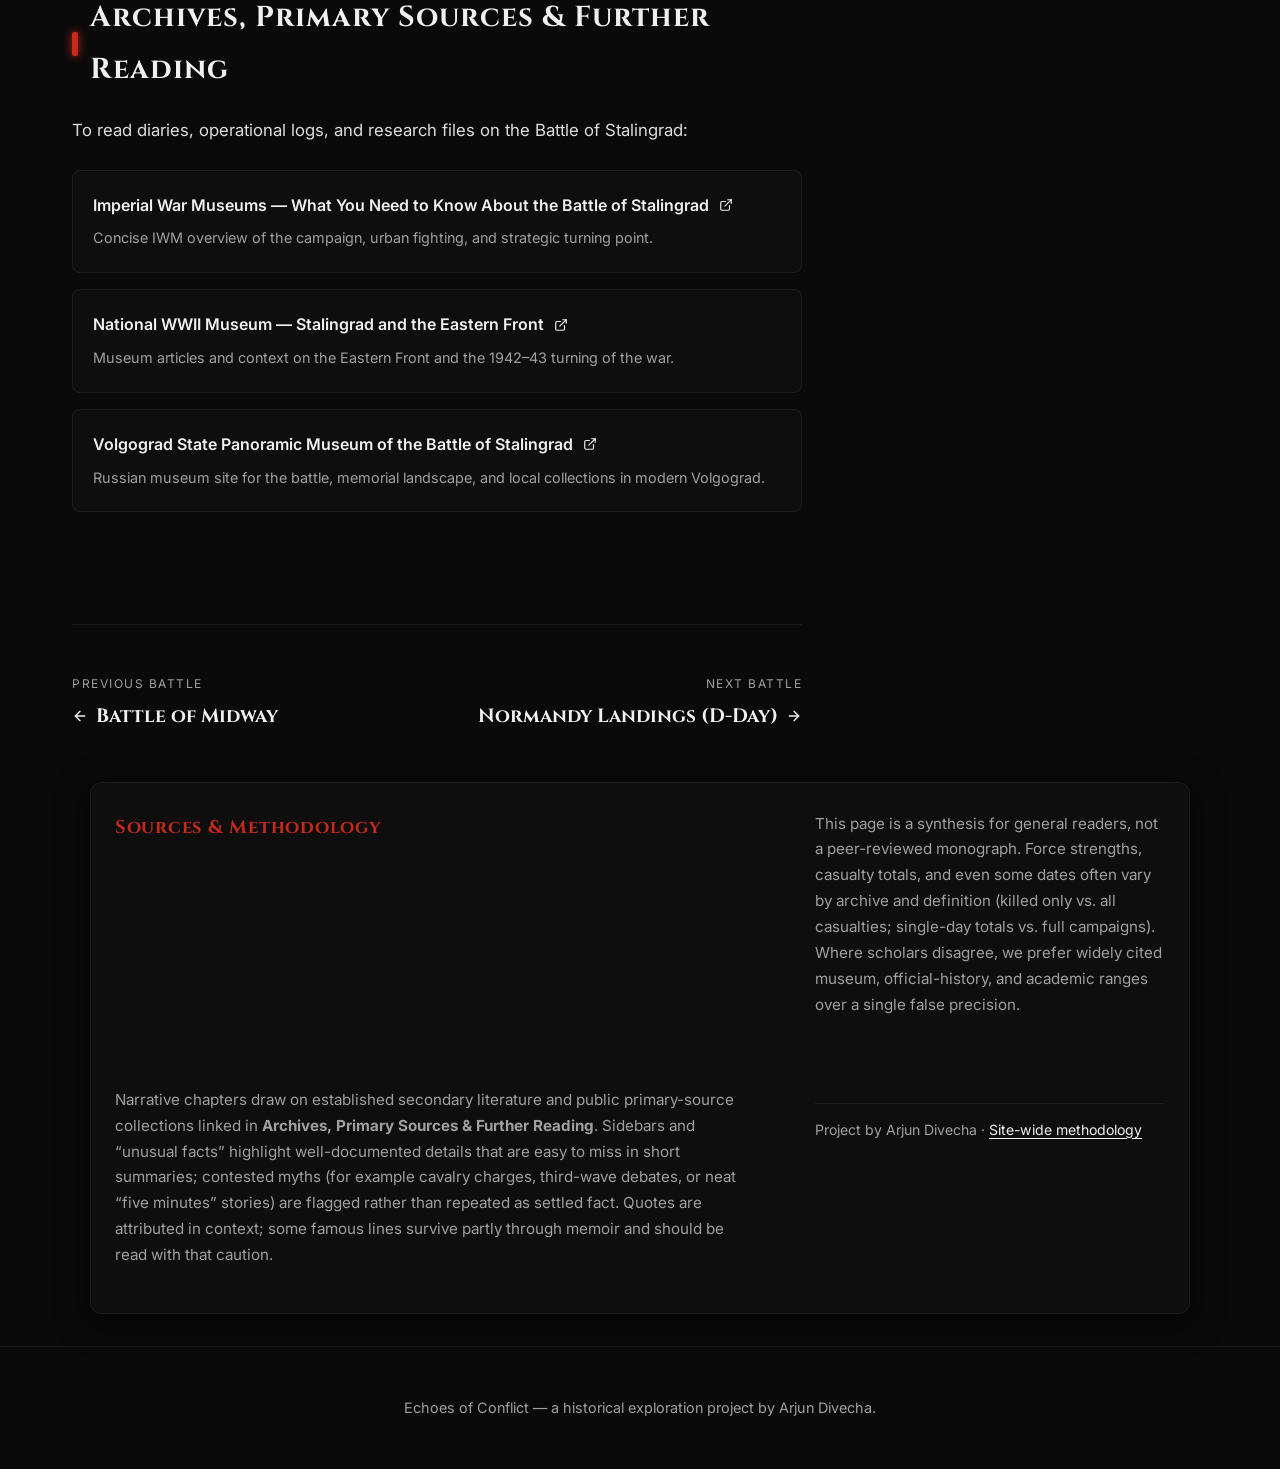
<file: battles/stalingrad.html>
<!DOCTYPE html>
<html lang="en">
<head>
    <meta charset="UTF-8">
    <meta name="viewport" content="width=device-width, initial-scale=1.0">
    <meta name="description" content="Battle of Stalingrad (July 17, 1942 – February 2, 1943 (city fighting intensifies from August 23, 1942)): Destruction of the German 6th Army and heavy Axis satellite losses; permanent loss of German strategic initiative on the Eastern Front.">
    <title>Battle of Stalingrad - Echoes of Conflict</title>
    <link rel="preconnect" href="https://fonts.googleapis.com">
    <link rel="preconnect" href="https://fonts.gstatic.com" crossorigin>
    <link href="https://fonts.googleapis.com/css2?family=Cinzel:wght@400;700&family=Inter:wght@300;400;600&display=swap" rel="stylesheet">
    <link rel="stylesheet" href="../battle-detail.css">
</head>
<body>
    <div class="background-overlay"></div>
    
    <nav class="navbar">
        <a href="../index.html" class="nav-home-link">
            <svg xmlns="http://www.w3.org/2000/svg" viewBox="0 0 24 24" fill="none" stroke="currentColor" stroke-width="2.5" stroke-linecap="round" stroke-linejoin="round">
                <line x1="19" y1="12" x2="5" y2="12"></line>
                <polyline points="12 19 5 12 12 5"></polyline>
            </svg>
            Back to Timeline
        </a>
        <span style="font-family: var(--font-heading); font-weight: 700; font-size: 1.2rem; color: var(--accent);">ECHOES OF CONFLICT</span>
    </nav>

    <header class="hero-detail">
        <img src="../assets/images/battle_of_stalingrad_1783712239181.png" alt="Battle of Stalingrad" class="hero-detail-bg">
        <div class="hero-detail-content">
            <span class="hero-date">July 17, 1942 – February 2, 1943 (city fighting intensifies from August 23, 1942)</span>
            <h1 class="hero-title">Battle of Stalingrad</h1>
        </div>
    </header>

    <main class="container">
        <article class="content-section">
            
        <section class="chapter" id="strategic-context-and-the-drive-to-the-volga">
            <h2 class="chapter-title">Strategic Context & The Drive to the Volga</h2>
            <p>By the spring of 1942, the German Wehrmacht had recovered from its defeat at Moscow. Recognizing that Germany lacked the resources to launch a general offensive along the entire Eastern Front, Hitler approved Fall Blau (Case Blue)—a campaign directed into southern Russia. The goal was to capture the oil fields of Maikop, Grozny, and Baku in the Caucasus, which would fuel the German war machine and starve the Soviet military of fuel. Soviet official histories often date the Stalingrad strategic defensive from mid-July 1942; the apocalyptic battle for the city itself is usually marked from the great Luftwaffe raid and German advance to the Volga on 23 August.</p><p>To protect the left flank of the advance, German Army Group B was ordered to advance to the Volga River and capture or destroy the industrial city of Stalingrad. The city was a major transport hub and bore the name of Joseph Stalin, making it an ideological prize for Hitler. As the German 6th Army under General Friedrich Paulus advanced, Hitler split his forces, ordering both the Caucasus oil drive and the capture of Stalingrad to occur simultaneously, stretching his logistics to the limit.</p>
        </section>
        

        <section class="chapter" id="military-doctrines-and-war-plans">
            <h2 class="chapter-title">Military Doctrines & War Plans</h2>
            <p>The German doctrine of mobile warfare was suited for the open Russian steppe, where Panzers could envelop and destroy enemy forces. However, once the 6th Army entered the ruins of Stalingrad, this mobility was neutralized. The Germans were forced into close-quarters combat, where their tactical superiority in coordination and communications was less effective.</p><p>The Soviet plan, developed by General Vasily Chuikov, commander of the 62nd Army, relied on attrition. Chuikov ordered his troops to 'hug the enemy'—to keep their front lines within hand-grenade distance of the Germans. This prevented the Luftwaffe and German artillery from bombing Soviet positions for fear of hitting their own men, forcing the Germans to fight for every building, room, and sewer.</p>
        </section>
        

        <section class="chapter" id="weapons,-technology,-and-logistics">
            <h2 class="chapter-title">Weapons, Technology, and Logistics</h2>
            <p>The battle was characterized by urban warfare weapons. Snipers played a major role, using Mosin-Nagant and Karabiner 98k rifles equipped with telescopic sights to terrorize enemy patrols. Submachine guns, like the Soviet PPSh-41 and the German MP 40, were favored for their high rate of fire in close quarters.</p>
                <div class="sidebar-box">
                    <h4>Weapons Profile: The PPSh-41 Submachine Gun</h4>
                    <p>The PPSh-41, with its 71-round drum magazine and high rate of fire, was the ultimate close-quarters weapon of the battle. It was so reliable and effective in dusty, rubble-strewn buildings that German soldiers frequently used captured PPSh-41s instead of their own MP 40s.</p>
                </div>
                <p>Logistics were a nightmare for both sides. The Soviets were forced to ferry reinforcements and supplies across the wide Volga River under constant German artillery fire and air attacks. The Germans relied on a single rail line across the steppe, which was vulnerable to partisan attacks and struggled to supply the 6th Army with fuel and ammunition.</p>
        </section>
        

        <section class="chapter" id="opening-moves-and-initial-clash">
            <h2 class="chapter-title">Opening Moves & Initial Clash</h2>
            <p>The battle began on August 23, 1942, with a massive bombing raid by Luftflotte 4, which dropped thousands of tons of bombs on Stalingrad, reducing the city to rubble and killing over 40,000 civilians. German armored patrols reached the Volga north of the city on the same day.</p><p>In September, the 6th Army entered the city, initiating the street fighting. The Germans advanced slowly, capturing the central railway station and the Mamayev Kurgan hill, only to face counterattacks the next day. The fighting centered on major industrial sites, including the Red October Steel Factory and the Barrikady Gun Factory, where workers produced and repaired tanks directly on the front lines.</p>
        </section>
        

        <section class="chapter" id="the-rat-war-(rattenkrieg)">
            <h2 class="chapter-title">The Rat War (Rattenkrieg)</h2>
            <p>The combat inside the ruined city was brutal, described by German soldiers as Rattenkrieg (Rat War). The battle was fought in three dimensions: in sewers, cellars, ruins, and attics. Snipers, most notably Vasily Zaytsev, who killed over 220 German soldiers during the battle, became national heroes, while their stories were used by Soviet propaganda to boost morale.</p><p>Buildings like 'Pavlov's House'—a four-story apartment building fortified by Sergeant Yakov Pavlov—became famous. Pavlov's small squad defended the building for 58 days against repeated German attacks, using machine guns, anti-tank rifles, and mines, and proving that a small, determined force could hold out in the ruins.</p>
        </section>
        

        <section class="chapter" id="the-soviet-encirclement:-operation-uranus">
            <h2 class="chapter-title">The Soviet Encirclement: Operation Uranus</h2>
            <p>While the German 6th Army was focused on capturing the last pockets of Soviet resistance along the Volga, the Soviet High Command (Stavka), led by Zhukov and Vasilevsky, secretly massed over a million men on the northern and southern flanks of the city. These flanks were guarded by Romanian, Italian, and Hungarian armies, which lacked heavy anti-tank weapons.</p><p>On November 19, 1942, the Soviets launched Operation Uranus. The Red Army smashed through the Romanian defenses, and within four days, the two pincer arms met at Kalach-na-Donu, encircling the German 6th Army, along with parts of the 4th Panzer Army and Romanian units, trapping roughly a quarter-million Axis troops in and around the city (the final pocket would shrink through attrition before the January–February surrenders).</p>
        </section>
        

        <section class="chapter" id="the-siege-and-the-failed-relief-campaign">
            <h2 class="chapter-title">The Siege & The Failed Relief Campaign</h2>
            <p>General Paulus requested permission to break out of the encirclement, but Hitler refused, ordering the 6th Army to hold its positions. Reichsmarschall Hermann Göring assured Hitler that the Luftwaffe could supply the trapped army by air, claiming they could deliver 300 tons of supplies daily. In reality, the Luftwaffe lacked the transport aircraft, and Soviet fighters and anti-aircraft fire decimated their formations, averaging less than 90 tons of supplies a day.</p><p>In December, Field Marshal Erich von Manstein launched Operation Winter Storm, an armored relief attempt to break the Soviet ring. However, they were halted 30 miles from the pocket. Hitler refused to allow Paulus to launch a coordinated breakout to meet Manstein's forces, condemning the 6th Army to starvation and freezing temperatures.</p>
        </section>
        

        <section class="chapter" id="surrender-and-tragedy">
            <h2 class="chapter-title">Surrender and Tragedy</h2>
            <p>By January 1943, the trapped German soldiers were starving, freezing, and running out of ammunition. The Soviets launched Operation Ring, systematically crushing the pocket. On January 30, Hitler promoted Paulus to Field Marshal, noting that no German field marshal had ever surrendered, implying Paulus should commit suicide.</p><p>Paulus refused suicide, and on January 31, 1943, he surrendered his headquarters in the southern pocket. Remaining Axis forces in the northern pocket capitulated on February 2. Approximately 91,000 Axis soldiers went into captivity at the end of the battle, including 24 generals. Most of the German prisoners died of typhus, malnutrition, and exposure in Soviet camps; only about 5,000–6,000 lived to return to Germany years after the war.</p>
        </section>
        

        <section class="chapter" id="the-aftermath-and-strategic-consequences">
            <h2 class="chapter-title">The Aftermath & Strategic Consequences</h2>
            <p>The Battle of Stalingrad was the turning point of the war in Europe. The Wehrmacht lost an entire field army, along with hundreds of thousands of allied Axis troops, armor, and aircraft. This defeat broke the back of the German offensive capability on the Eastern Front, forcing them onto a permanent defensive retreat.</p><p>The victory boosted Allied morale and shattered the myth of German military invincibility. It confirmed the Red Army's capability in planning and executing large-scale encirclement operations, and marked the start of the long Soviet advance that would lead to Berlin.</p>
        </section>
        

        <section class="chapter" id="historical-legacy-and-long-term-impact">
            <h2 class="chapter-title">Historical Legacy & Long-term Impact</h2>
            <p>Stalingrad remains a symbol of urban warfare, sacrifice, and military turning points. The battle's scale and high casualty rate make it one of the deadliest engagements in human history. The Mamayev Kurgan hill in modern Volgograd is dominated by 'The Motherland Calls' statue, commemorating the Soviet soldiers who fell during the defense of the city.</p><p>The battle also highlights the disastrous impact of Hitler's ideological obsessions and micromanagement on military operations, which overrode the warnings of his generals and condemned a quarter-million soldiers to death.</p>
        </section>
        

        <section class="chapter" id="the-axis-perspective">
            <h2 class="chapter-title">The Axis Perspective</h2>
            <p>From the German side, Stalingrad began as a flank-security and prestige objective that metastasized into an obsession. Mobile warfare that had worked on the steppe died in the rubble; officers trained for envelopment found themselves counting blocks and basements. Hitler's refusal to authorize an early breakout after encirclement turned an operational crisis into a death sentence for the Sixth Army.</p><p>Hermann Göring's promise that the <em>Luftwaffe</em> could supply the pocket by air was a fantasy measured in hundreds of tons a day and delivered in far less. Inside the <em>Kessel</em>, men slaughtered remaining horses, burned furniture for warmth, and watched typhus and frostbite do what Soviet artillery had begun. Permission to fight free never came in time.</p><p>The diary of William Hoffman, a German soldier who did not survive the pocket, traces the collapse of belief. In late summer he still wrote of quick victory; by December he recorded: <em>"We are completely isolated... We have eaten the last horses. I am ready for anything, but I cannot believe that we have been abandoned by the Führer."</em></p><p>When Paulus surrendered in late January–early February 1943—hours after a field-marshal's baton intended to imply suicide rather than captivity—the German home front absorbed a shock propaganda could not fully mask. Goebbels's later 'Total War' mobilization was, in part, an answer to Stalingrad: the moment many Germans first understood that the war in the East could be lost.</p>
        </section>
        

        <section class="chapter" id="tactical-map-and-theater-of-operations">
            <h2 class="chapter-title">Tactical Map & Theater of Operations</h2>
            <p>An operational view of the urban sectors and defensive strongpoints within the city:</p>
                <div class="battle-map-container">
                    <img src="../assets/images/maps/map_stalingrad.png" alt="Battle of Stalingrad Tactical Map" class="battle-map-img">
                    <p class="battle-map-caption"><strong>Figure:</strong> Battle of Stalingrad, 1942: Mapping the urban combat sectors along the Volga River, key factory defenses, and the Soviet outer pocket lines.</p>
                </div>
                
        </section>
        

        <section class="chapter" id="unusual-and-little-known-facts">
            <h2 class="chapter-title">Unusual and Little-Known Facts</h2>
            <p>Stalingrad's horror is well known. Less familiar are the industrial surrealism of the fighting, the multinational Axis army that died there, and the propaganda legends that grew out of the rubble.</p><p>Tanks sometimes rolled straight from the factory floor into combat. At the Dzerzhinsky Tractor Factory and other plants, workers assembled and repaired armored vehicles under fire; unfinished machines could be driven into the fight with minimal testing—an image of total war more extreme than most Western factories ever approached.</p><p>The battle was never only a German–Soviet duel. Romanian, Italian, and Hungarian armies held long stretches of the flanks along the Don. When Operation Uranus smashed those sectors in November 1942, the trap closed on Paulus's Sixth Army—making Stalingrad a multinational Axis catastrophe.</p><p>Pavlov's House became a legend of urban holdout. A small Soviet garrison defending a fortified apartment building reportedly held out for about fifty-eight days against repeated assaults—longer, as Soviet propaganda loved to note, than some entire national campaigns of 1940. The story was burnished for morale, but the underlying truth of microscopic, building-by-building war was real.</p><p>The sniper duel between Vasily Zaytsev and a German master marksman (often named 'Major König') is largely mythic embroidery. Zaytsev was a genuine and deadly sniper; the cinematic one-on-one hunt popularized after the war is poorly supported by German records and is best read as wartime legend layered on real sharpshooting.</p><p>Hitler promoted Friedrich Paulus to field marshal on 30 January 1943 expecting him to die rather than surrender—no German field marshal had ever been captured alive. Paulus surrendered the next day anyway, breaking the intended script and handing the Soviets a propaganda prize of the highest rank.</p><p>These details do not replace the main operational story—but they are often the ones that stick, because they reveal contingency, myth-making, and human texture beneath the familiar headlines.</p>
        </section>
        

        <section class="chapter" id="archives,-primary-sources-and-further-reading">
            <h2 class="chapter-title">Archives, Primary Sources & Further Reading</h2>
            <p>To read diaries, operational logs, and research files on the Battle of Stalingrad:</p><ul class="sources-list">
                    <li class="source-item">
                        <a href="https://www.iwm.org.uk/history/what-you-need-to-know-about-the-battle-of-stalingrad" target="_blank" rel="noopener noreferrer" class="source-link">
                            Imperial War Museums — What You Need to Know About the Battle of Stalingrad
                            <svg xmlns="http://www.w3.org/2000/svg" width="14" height="14" viewBox="0 0 24 24" fill="none" stroke="currentColor" stroke-width="2" stroke-linecap="round" stroke-linejoin="round" style="margin-left: 2px;">
                                <path d="M18 13v6a2 2 0 0 1-2 2H5a2 2 0 0 1-2-2V8a2 2 0 0 1 2-2h6"></path>
                                <polyline points="15 3 21 3 21 9"></polyline>
                                <line x1="10" y1="14" x2="21" y2="3"></line>
                            </svg>
                        </a>
                        <span class="source-desc">Concise IWM overview of the campaign, urban fighting, and strategic turning point.</span>
                    </li>
                    
                    <li class="source-item">
                        <a href="https://www.nationalww2museum.org/war/topics/eastern-front" target="_blank" rel="noopener noreferrer" class="source-link">
                            National WWII Museum — Stalingrad and the Eastern Front
                            <svg xmlns="http://www.w3.org/2000/svg" width="14" height="14" viewBox="0 0 24 24" fill="none" stroke="currentColor" stroke-width="2" stroke-linecap="round" stroke-linejoin="round" style="margin-left: 2px;">
                                <path d="M18 13v6a2 2 0 0 1-2 2H5a2 2 0 0 1-2-2V8a2 2 0 0 1 2-2h6"></path>
                                <polyline points="15 3 21 3 21 9"></polyline>
                                <line x1="10" y1="14" x2="21" y2="3"></line>
                            </svg>
                        </a>
                        <span class="source-desc">Museum articles and context on the Eastern Front and the 1942–43 turning of the war.</span>
                    </li>
                    
                    <li class="source-item">
                        <a href="https://stalingrad-battle.ru/" target="_blank" rel="noopener noreferrer" class="source-link">
                            Volgograd State Panoramic Museum of the Battle of Stalingrad
                            <svg xmlns="http://www.w3.org/2000/svg" width="14" height="14" viewBox="0 0 24 24" fill="none" stroke="currentColor" stroke-width="2" stroke-linecap="round" stroke-linejoin="round" style="margin-left: 2px;">
                                <path d="M18 13v6a2 2 0 0 1-2 2H5a2 2 0 0 1-2-2V8a2 2 0 0 1 2-2h6"></path>
                                <polyline points="15 3 21 3 21 9"></polyline>
                                <line x1="10" y1="14" x2="21" y2="3"></line>
                            </svg>
                        </a>
                        <span class="source-desc">Russian museum site for the battle, memorial landscape, and local collections in modern Volgograd.</span>
                    </li>
                    </ul>
        </section>
        
        </article>

        <aside class="sidebar">
            <div class="stat-card">
                <h3 class="stat-card-title">Battle Statistics</h3>
                <div class="stat-item">
                    <span class="stat-label">Date</span>
                    <span class="stat-value">July 17, 1942 – February 2, 1943 (city fighting intensifies from August 23, 1942)</span>
                </div>
                <div class="stat-item">
                    <span class="stat-label">Location</span>
                    <span class="stat-value">Stalingrad, Soviet Union</span>
                </div>
                <div class="stat-item">
                    <span class="stat-label">Result</span>
                    <span class="stat-value outcome">Decisive Soviet victory</span>
                </div>
                <div class="stat-item">
                    <span class="stat-label">Strategic Impact</span>
                    <span class="stat-value">Destruction of the German 6th Army and heavy Axis satellite losses; permanent loss of German strategic initiative on the Eastern Front.</span>
                </div>
                <div class="stat-item">
                    <span class="stat-label">Soviet Commanders</span>
                    <span class="stat-value">Vasily Chuikov, Georgy Zhukov, Aleksandr Vasilevsky, Konstantin Rokossovsky</span>
                </div>
                <div class="stat-item">
                    <span class="stat-label">Axis Commanders</span>
                    <span class="stat-value">Friedrich Paulus, Erich von Manstein, Hermann Hoth (plus Romanian, Italian, and Hungarian army commands on the flanks)</span>
                </div>
                <div class="stat-item">
                    <span class="stat-label">Soviet Forces</span>
                    <span class="stat-value">Soviet Union: Over 1.1 million front-line soldiers, 894 tanks, 1,115 aircraft (at start of offensive)</span>
                </div>
                <div class="stat-item">
                    <span class="stat-label">Axis Forces</span>
                    <span class="stat-value">Axis: Approx. 1 million soldiers (including Romanian, Italian, and Hungarian divisions), 675 tanks, 1,210 aircraft</span>
                </div>
                <div class="stat-item">
                    <span class="stat-label">Soviet Casualties</span>
                    <span class="stat-value">Often cited ~478,000 killed/missing and ~650,000 wounded for major phases; total Soviet losses for the wider Stalingrad campaign frequently exceed 1.1 million depending on definition</span>
                </div>
                <div class="stat-item">
                    <span class="stat-label">Axis Casualties</span>
                    <span class="stat-value">Approx. 800,000–1,500,000 killed, wounded, or captured across the wider campaign; ~91,000 Axis troops surrendered in the final pocket (only ~5,000–6,000 Germans returned from captivity after the war)</span>
                </div>
            </div>
        </aside>
    </main>

    <div class="container" style="padding-top: 0; padding-bottom: 0;">
        <nav class="page-navigation">
            
            <a href="midway.html" class="nav-btn prev">
                <span class="nav-btn-label">Previous Battle</span>
                <span class="nav-btn-title">
                    <svg xmlns="http://www.w3.org/2000/svg" viewBox="0 0 24 24" fill="none" stroke="currentColor" stroke-width="2" stroke-linecap="round" stroke-linejoin="round">
                        <line x1="19" y1="12" x2="5" y2="12"></line>
                        <polyline points="12 19 5 12 12 5"></polyline>
                    </svg>
                    Battle of Midway
                </span>
            </a>
            
            
            <a href="d-day.html" class="nav-btn next">
                <span class="nav-btn-label">Next Battle</span>
                <span class="nav-btn-title">
                    Normandy Landings (D-Day)
                    <svg xmlns="http://www.w3.org/2000/svg" viewBox="0 0 24 24" fill="none" stroke="currentColor" stroke-width="2" stroke-linecap="round" stroke-linejoin="round">
                        <line x1="5" y1="12" x2="19" y2="12"></line>
                        <polyline points="12 5 19 12 12 19"></polyline>
                    </svg>
                </span>
            </a>
            
        </nav>
    </div>

    <section class="methodology-note container">
        <h2 class="methodology-title">Sources &amp; Methodology</h2>
        <p>
            This page is a synthesis for general readers, not a peer-reviewed monograph. Force strengths, casualty totals, and even some dates
            often vary by archive and definition (killed only vs. all casualties; single-day totals vs. full campaigns). Where scholars disagree,
            we prefer widely cited museum, official-history, and academic ranges over a single false precision.
        </p>
        <p>
            Narrative chapters draw on established secondary literature and public primary-source collections linked in
            <strong>Archives, Primary Sources &amp; Further Reading</strong>. Sidebars and “unusual facts” highlight well-documented details that
            are easy to miss in short summaries; contested myths (for example cavalry charges, third-wave debates, or neat “five minutes” stories)
            are flagged rather than repeated as settled fact. Quotes are attributed in context; some famous lines survive partly through memoir and
            should be read with that caution.
        </p>
        <p class="methodology-footer-line">
            Project by Arjun Divecha · <a href="../index.html#methodology">Site-wide methodology</a>
        </p>
    </section>

    <footer>
        <p>Echoes of Conflict — a historical exploration project by Arjun Divecha.</p>
    </footer>
</body>
</html>
</file>
<file: styles.css>
:root {
    --bg-color: #0a0a0a;
    --text-primary: #f0f0f0;
    --text-secondary: #a0a0a0;
    --accent: #c4291c; /* Deep red */
    --glass-bg: rgba(255, 255, 255, 0.03);
    --glass-border: rgba(255, 255, 255, 0.08);
    --glass-shadow: 0 8px 32px 0 rgba(0, 0, 0, 0.5);
    
    --font-heading: 'Cinzel', serif;
    --font-body: 'Inter', sans-serif;
}

* {
    margin: 0;
    padding: 0;
    box-sizing: border-box;
}

body {
    background-color: var(--bg-color);
    color: var(--text-primary);
    font-family: var(--font-body);
    line-height: 1.6;
    overflow-x: hidden;
}

/* Background texture/overlay */
.background-overlay {
    position: fixed;
    top: 0;
    left: 0;
    width: 100vw;
    height: 100vh;
    background-image: radial-gradient(circle at center, rgba(30, 30, 30, 0.4) 0%, var(--bg-color) 100%),
                      url('https://www.transparenttextures.com/patterns/stardust.png');
    z-index: -1;
    pointer-events: none;
}

/* Typography */
h1, h2, h3 {
    font-family: var(--font-heading);
    font-weight: 700;
}

/* Hero Section */
.hero {
    height: 100vh;
    display: flex;
    justify-content: center;
    align-items: center;
    text-align: center;
    position: relative;
    padding: 0 20px;
}

.hero-content {
    animation: fadeIn 2s ease-out;
}

.hero-title {
    font-size: clamp(3rem, 8vw, 6rem);
    letter-spacing: 4px;
    margin-bottom: 1rem;
    text-shadow: 0 0 20px rgba(196, 41, 28, 0.3);
}

.hero-subtitle {
    font-size: clamp(1.2rem, 2vw, 1.5rem);
    color: var(--text-secondary);
    font-weight: 300;
    letter-spacing: 2px;
    text-transform: uppercase;
}

.scroll-indicator {
    position: absolute;
    bottom: 40px;
    left: 50%;
    transform: translateX(-50%);
    display: flex;
    flex-direction: column;
    align-items: center;
    gap: 10px;
    color: var(--text-secondary);
    font-size: 0.9rem;
    letter-spacing: 1px;
    opacity: 0.7;
    animation: pulse 2s infinite;
}

.mouse {
    width: 24px;
    height: 36px;
    border: 2px solid var(--text-secondary);
    border-radius: 12px;
    position: relative;
}

.mouse::before {
    content: '';
    width: 4px;
    height: 6px;
    background: var(--text-secondary);
    border-radius: 2px;
    position: absolute;
    top: 6px;
    left: 50%;
    transform: translateX(-50%);
    animation: scroll 1.5s infinite;
}

/* Timeline Container */
.timeline-container {
    max-width: 1400px;
    margin: 0 auto;
    padding: 4rem 2rem;
}

.battles-grid {
    display: grid;
    grid-template-columns: repeat(auto-fit, minmax(320px, 1fr));
    gap: 2.5rem;
}

/* Cards */
.card {
    background: var(--glass-bg);
    border: 1px solid var(--glass-border);
    border-radius: 16px;
    overflow: hidden;
    backdrop-filter: blur(10px);
    -webkit-backdrop-filter: blur(10px);
    box-shadow: var(--glass-shadow);
    transition: transform 0.4s cubic-bezier(0.175, 0.885, 0.32, 1.275), 
                box-shadow 0.4s ease, border-color 0.4s ease;
    cursor: pointer;
    position: relative;
    display: flex;
    flex-direction: column;
    opacity: 0;
    transform: translateY(30px);
}

.card.visible {
    opacity: 1;
    transform: translateY(0);
}

.card:hover {
    transform: translateY(-10px) scale(1.02);
    box-shadow: 0 15px 40px rgba(196, 41, 28, 0.15);
    border-color: rgba(196, 41, 28, 0.3);
}

.card-img-wrapper {
    width: 100%;
    height: 220px;
    overflow: hidden;
    position: relative;
}

.card-img-wrapper::after {
    content: '';
    position: absolute;
    bottom: 0;
    left: 0;
    right: 0;
    height: 50%;
    background: linear-gradient(to top, var(--bg-color), transparent);
}

.card-img {
    width: 100%;
    height: 100%;
    object-fit: cover;
    transition: transform 0.7s ease;
    filter: grayscale(80%) sepia(20%);
}

.card:hover .card-img {
    transform: scale(1.1);
    filter: grayscale(0%) sepia(0%);
}

.card-content {
    padding: 1.5rem;
    flex-grow: 1;
    display: flex;
    flex-direction: column;
}

.card-date {
    font-size: 0.85rem;
    color: var(--accent);
    font-weight: 600;
    letter-spacing: 1px;
    margin-bottom: 0.5rem;
}

.card-title {
    font-size: 1.5rem;
    margin-bottom: 1rem;
    line-height: 1.2;
}

.card-excerpt {
    font-size: 0.95rem;
    color: var(--text-secondary);
    margin-bottom: 1.5rem;
    flex-grow: 1;
}

.card-read-more {
    display: flex;
    align-items: center;
    gap: 8px;
    color: var(--text-primary);
    font-size: 0.9rem;
    font-weight: 600;
    text-transform: uppercase;
    letter-spacing: 1px;
}

.card-read-more svg {
    width: 16px;
    height: 16px;
    fill: currentColor;
    transition: transform 0.3s ease;
}

.card:hover .card-read-more svg {
    transform: translateX(5px);
    color: var(--accent);
}
.card:hover .card-read-more {
    color: var(--accent);
}

/* Modal */
.modal {
    position: fixed;
    top: 0;
    left: 0;
    width: 100vw;
    height: 100vh;
    z-index: 1000;
    display: flex;
    justify-content: center;
    align-items: center;
    padding: 20px;
}

.modal.hidden {
    opacity: 0;
    pointer-events: none;
    visibility: hidden;
}

.modal-backdrop {
    position: absolute;
    top: 0;
    left: 0;
    width: 100%;
    height: 100%;
    background: rgba(0, 0, 0, 0.8);
    backdrop-filter: blur(8px);
}

.modal-content {
    background: var(--bg-color);
    width: 100%;
    max-width: 800px;
    max-height: 90vh;
    border-radius: 16px;
    border: 1px solid var(--glass-border);
    position: relative;
    z-index: 1001;
    overflow-y: auto;
    box-shadow: 0 25px 50px rgba(0,0,0,0.7);
    transform: scale(0.95);
    opacity: 0;
    transition: all 0.3s cubic-bezier(0.175, 0.885, 0.32, 1.275);
}

.modal:not(.hidden) .modal-content {
    transform: scale(1);
    opacity: 1;
}

.modal-content::-webkit-scrollbar {
    width: 8px;
}
.modal-content::-webkit-scrollbar-track {
    background: rgba(255,255,255,0.05);
}
.modal-content::-webkit-scrollbar-thumb {
    background: rgba(255,255,255,0.2);
    border-radius: 4px;
}

.close-btn {
    position: absolute;
    top: 20px;
    right: 20px;
    background: rgba(0,0,0,0.5);
    color: white;
    border: none;
    width: 40px;
    height: 40px;
    border-radius: 50%;
    font-size: 24px;
    cursor: pointer;
    z-index: 1002;
    display: flex;
    justify-content: center;
    align-items: center;
    transition: background 0.3s;
}

.close-btn:hover {
    background: var(--accent);
}

.modal-hero-image {
    width: 100%;
    height: 350px;
    object-fit: cover;
    border-bottom: 1px solid var(--glass-border);
}

.modal-body {
    padding: 3rem;
}

.modal-date {
    color: var(--accent);
    font-weight: 600;
    letter-spacing: 2px;
    text-transform: uppercase;
    font-size: 0.9rem;
}

.modal-title {
    font-size: 2.5rem;
    margin: 0.5rem 0 1.5rem 0;
}

.modal-stats {
    display: flex;
    gap: 2rem;
    margin-bottom: 2rem;
    padding-bottom: 1.5rem;
    border-bottom: 1px solid rgba(255,255,255,0.1);
    flex-wrap: wrap;
}

.stat-label {
    color: var(--text-secondary);
    text-transform: uppercase;
    font-size: 0.8rem;
    letter-spacing: 1px;
    display: block;
    margin-bottom: 4px;
}

.modal-description {
    font-size: 1.1rem;
    line-height: 1.8;
    color: #ddd;
}
.modal-description p {
    margin-bottom: 1rem;
}

.site-intro {
    max-width: 720px;
    margin: 0 auto 2.5rem;
    padding: 0 1.25rem;
    text-align: center;
}

.site-intro p {
    color: rgba(255, 255, 255, 0.82);
    line-height: 1.7;
    font-size: 1.05rem;
}

.methodology-section {
    max-width: 800px;
    margin: 3rem auto 1rem;
    padding: 0 1.25rem 2rem;
}

.methodology-card {
    background: var(--glass-bg);
    border: 1px solid var(--glass-border);
    border-radius: 12px;
    box-shadow: var(--glass-shadow);
    padding: 1.75rem 1.5rem 1.5rem;
}

.methodology-card h2 {
    font-family: var(--font-heading);
    font-size: 1.25rem;
    color: var(--accent);
    margin-bottom: 0.9rem;
    letter-spacing: 0.04em;
}

.methodology-card p {
    color: var(--text-secondary);
    font-size: 0.98rem;
    line-height: 1.75;
    margin-bottom: 0.85rem;
}

.methodology-card p:last-child {
    margin-bottom: 0;
}

.methodology-card a {
    color: var(--text-primary);
    text-decoration: underline;
    text-underline-offset: 3px;
}

.methodology-card a:hover {
    color: var(--accent);
}

footer {
    text-align: center;
    padding: 3rem 0;
    color: var(--text-secondary);
    border-top: 1px solid var(--glass-border);
    margin-top: 2rem;
    font-size: 0.9rem;
}

/* Animations */
@keyframes fadeIn {
    from { opacity: 0; transform: translateY(20px); }
    to { opacity: 1; transform: translateY(0); }
}

@keyframes pulse {
    0% { opacity: 0.5; }
    50% { opacity: 1; }
    100% { opacity: 0.5; }
}

@keyframes scroll {
    0% { opacity: 1; transform: translate(-50%, 0); }
    100% { opacity: 0; transform: translate(-50%, 15px); }
}

@media (max-width: 768px) {
    .modal-body {
        padding: 1.5rem;
    }
    .modal-title {
        font-size: 1.8rem;
    }
    .modal-hero-image {
        height: 250px;
    }
    .hero-title {
        font-size: 2.5rem;
    }
}
</file>
<file: battle-detail.css>
:root {
    --bg-color: #0a0a0a;
    --text-primary: #f0f0f0;
    --text-secondary: #a0a0a0;
    --accent: #c4291c; /* Deep red */
    --accent-glow: rgba(196, 41, 28, 0.4);
    --glass-bg: rgba(255, 255, 255, 0.02);
    --glass-border: rgba(255, 255, 255, 0.06);
    --glass-shadow: 0 8px 32px 0 rgba(0, 0, 0, 0.6);
    
    --font-heading: 'Cinzel', serif;
    --font-body: 'Inter', sans-serif;
}

* {
    margin: 0;
    padding: 0;
    box-sizing: border-box;
}

body {
    background-color: var(--bg-color);
    color: var(--text-primary);
    font-family: var(--font-body);
    line-height: 1.8;
    overflow-x: hidden;
}

/* Background overlay */
.background-overlay {
    position: fixed;
    top: 0;
    left: 0;
    width: 100vw;
    height: 100vh;
    background-image: radial-gradient(circle at center, rgba(30, 30, 30, 0.4) 0%, var(--bg-color) 100%),
                      url('https://www.transparenttextures.com/patterns/stardust.png');
    z-index: -1;
    pointer-events: none;
}

/* Typography styling */
h1, h2, h3, h4 {
    font-family: var(--font-heading);
    font-weight: 700;
    letter-spacing: 1px;
}

/* Header & Navigation */
.navbar {
    position: fixed;
    top: 0;
    left: 0;
    width: 100%;
    z-index: 100;
    padding: 1.5rem 2rem;
    background: linear-gradient(to bottom, rgba(10, 10, 10, 0.9) 70%, transparent);
    backdrop-filter: blur(10px);
    -webkit-backdrop-filter: blur(10px);
    display: flex;
    justify-content: space-between;
    align-items: center;
    border-bottom: 1px solid var(--glass-border);
}

.nav-home-link {
    display: flex;
    align-items: center;
    gap: 10px;
    color: var(--text-primary);
    text-decoration: none;
    font-family: var(--font-heading);
    font-size: 1.1rem;
    font-weight: 700;
    transition: color 0.3s ease;
}

.nav-home-link:hover {
    color: var(--accent);
}

.nav-home-link svg {
    width: 18px;
    height: 18px;
    transition: transform 0.3s ease;
}

.nav-home-link:hover svg {
    transform: translateX(-4px);
}

/* Hero Section */
.hero-detail {
    height: 60vh;
    position: relative;
    overflow: hidden;
    display: flex;
    align-items: flex-end;
    padding: 4rem 2rem;
}

.hero-detail-bg {
    position: absolute;
    top: 0;
    left: 0;
    width: 100%;
    height: 100%;
    object-fit: cover;
    z-index: -2;
    filter: grayscale(40%) sepia(10%) brightness(0.4);
}

.hero-detail::after {
    content: '';
    position: absolute;
    top: 0;
    left: 0;
    width: 100%;
    height: 100%;
    background: linear-gradient(to bottom, rgba(10,10,10,0.1) 0%, rgba(10,10,10,0.9) 100%);
    z-index: -1;
}

.hero-detail-content {
    max-width: 1200px;
    margin: 0 auto;
    width: 100%;
}

.hero-date {
    font-size: 1rem;
    color: var(--accent);
    text-transform: uppercase;
    font-weight: 600;
    letter-spacing: 2px;
    margin-bottom: 0.5rem;
}

.hero-title {
    font-size: clamp(2.5rem, 5vw, 4.5rem);
    line-height: 1.1;
    margin-bottom: 1rem;
    text-shadow: 0 0 30px var(--accent-glow);
}

/* Layout container */
.container {
    max-width: 1200px;
    margin: 0 auto;
    padding: 3rem 2rem;
    display: grid;
    grid-template-columns: 1fr 350px;
    gap: 3.5rem;
    position: relative;
}

/* Sidebar statistical panel */
.sidebar {
    position: sticky;
    top: 100px;
    height: fit-content;
    display: flex;
    flex-direction: column;
    gap: 2rem;
}

.stat-card {
    background: var(--glass-bg);
    border: 1px solid var(--glass-border);
    backdrop-filter: blur(10px);
    -webkit-backdrop-filter: blur(10px);
    border-radius: 16px;
    padding: 2rem;
    box-shadow: var(--glass-shadow);
}

.stat-card-title {
    font-size: 1.3rem;
    color: var(--text-primary);
    margin-bottom: 1.5rem;
    border-bottom: 1px solid rgba(255, 255, 255, 0.1);
    padding-bottom: 0.5rem;
}

.stat-item {
    margin-bottom: 1.25rem;
}

.stat-item:last-child {
    margin-bottom: 0;
}

.stat-label {
    font-size: 0.75rem;
    color: var(--text-secondary);
    text-transform: uppercase;
    letter-spacing: 1.5px;
    display: block;
    margin-bottom: 4px;
}

.stat-value {
    font-size: 1rem;
    font-weight: 600;
    color: var(--text-primary);
}

.stat-value.outcome {
    color: var(--accent);
    font-family: var(--font-heading);
}

/* Main Content Section */
.content-section {
    display: flex;
    flex-direction: column;
    gap: 3rem;
}

.chapter {
    scroll-margin-top: 100px;
}

.chapter-title {
    font-size: 1.8rem;
    margin-bottom: 1.25rem;
    color: var(--text-primary);
    display: flex;
    align-items: center;
    gap: 12px;
}

.chapter-title::before {
    content: '';
    display: inline-block;
    width: 6px;
    height: 1.5rem;
    background: var(--accent);
    border-radius: 2px;
    box-shadow: 0 0 10px var(--accent);
}

.chapter p {
    font-size: 1.05rem;
    color: #ddd;
    margin-bottom: 1.5rem;
    text-align: justify;
}

.chapter p:last-child {
    margin-bottom: 0;
}

.chapter em {
    color: var(--text-primary);
    font-style: italic;
}

.sidebar-box {
    background: rgba(196, 41, 28, 0.03);
    border-left: 4px solid var(--accent);
    padding: 1.5rem;
    margin: 2rem 0;
    border-radius: 0 8px 8px 0;
}

.sidebar-box h4 {
    font-size: 1.1rem;
    margin-bottom: 0.75rem;
    color: var(--text-primary);
}

.sidebar-box p {
    font-size: 0.95rem;
    color: var(--text-secondary);
    margin: 0;
}

/* Sources section styling */
.sources-list {
    list-style: none;
    display: flex;
    flex-direction: column;
    gap: 1rem;
}

.source-item {
    background: var(--glass-bg);
    border: 1px solid var(--glass-border);
    padding: 1.25rem;
    border-radius: 8px;
    transition: border-color 0.3s ease, box-shadow 0.3s ease;
}

.source-item:hover {
    border-color: rgba(196, 41, 28, 0.3);
    box-shadow: 0 4px 20px rgba(196, 41, 28, 0.08);
}

.source-link {
    color: var(--text-primary);
    text-decoration: none;
    font-weight: 600;
    display: flex;
    align-items: center;
    gap: 8px;
    margin-bottom: 4px;
    transition: color 0.3s ease;
}

.source-link:hover {
    color: var(--accent);
}

.source-desc {
    font-size: 0.9rem;
    color: var(--text-secondary);
}

/* Footer Navigation */
.page-navigation {
    display: flex;
    justify-content: space-between;
    align-items: center;
    padding: 3rem 0;
    border-top: 1px solid var(--glass-border);
    margin-top: 4rem;
}

.nav-btn {
    display: flex;
    flex-direction: column;
    text-decoration: none;
    color: var(--text-primary);
    max-width: 45%;
    transition: color 0.3s ease;
}

.nav-btn.prev {
    align-items: flex-start;
}

.nav-btn.next {
    align-items: flex-end;
    text-align: right;
}

.nav-btn-label {
    font-size: 0.75rem;
    color: var(--text-secondary);
    text-transform: uppercase;
    letter-spacing: 1.5px;
    margin-bottom: 4px;
}

.nav-btn-title {
    font-family: var(--font-heading);
    font-size: 1.2rem;
    font-weight: 700;
    display: flex;
    align-items: center;
    gap: 8px;
}

.nav-btn:hover {
    color: var(--accent);
}

.nav-btn:hover svg {
    color: var(--accent);
}

.nav-btn.prev:hover svg {
    transform: translateX(-4px);
}

.nav-btn.next:hover svg {
    transform: translateX(4px);
}

.nav-btn svg {
    width: 16px;
    height: 16px;
    transition: transform 0.3s ease;
}

.methodology-note {
    max-width: 1100px;
    margin: 0 auto 2rem;
    padding: 1.75rem 1.5rem 2rem;
    background: var(--glass-bg);
    border: 1px solid var(--glass-border);
    border-radius: 12px;
    box-shadow: var(--glass-shadow);
}

.methodology-title {
    font-family: var(--font-heading);
    font-size: 1.15rem;
    color: var(--accent);
    margin-bottom: 0.85rem;
    letter-spacing: 0.04em;
}

.methodology-note p {
    color: var(--text-secondary);
    font-size: 0.95rem;
    line-height: 1.7;
    margin-bottom: 0.85rem;
}

.methodology-note p:last-child {
    margin-bottom: 0;
}

.methodology-footer-line {
    margin-top: 1rem !important;
    padding-top: 0.85rem;
    border-top: 1px solid var(--glass-border);
    font-size: 0.88rem !important;
}

.methodology-note a {
    color: var(--text-primary);
    text-decoration: underline;
    text-underline-offset: 3px;
}

.methodology-note a:hover {
    color: var(--accent);
}

footer {
    text-align: center;
    padding: 3rem 0;
    color: var(--text-secondary);
    border-top: 1px solid var(--glass-border);
    font-size: 0.9rem;
}

/* Battle Maps styling */
.battle-map-container {
    background: var(--glass-bg);
    border: 1px solid var(--glass-border);
    border-radius: 12px;
    padding: 1rem;
    margin: 2.5rem 0;
    box-shadow: var(--glass-shadow);
}

.battle-map-img {
    width: 100%;
    height: auto;
    border-radius: 8px;
    border: 1px solid rgba(255, 255, 255, 0.05);
    filter: grayscale(20%) sepia(10%);
    transition: filter 0.5s ease, transform 0.5s ease;
}

.battle-map-container:hover .battle-map-img {
    filter: grayscale(0%) sepia(0%);
}

.battle-map-caption {
    font-size: 0.9rem;
    color: var(--text-secondary);
    margin-top: 0.75rem !important;
    text-align: center;
    border-top: 1px solid rgba(255, 255, 255, 0.05);
    padding-top: 0.5rem;
}

/* Responsive layout */
@media (max-width: 992px) {
    .container {
        grid-template-columns: 1fr;
    }
    
    .sidebar {
        position: static;
    }
}

@media (max-width: 768px) {
    .hero-detail {
        height: 50vh;
        padding: 3rem 1.5rem;
    }
    .navbar {
        padding: 1rem 1.5rem;
    }
    .container {
        padding: 2rem 1.5rem;
    }
}
</file>
